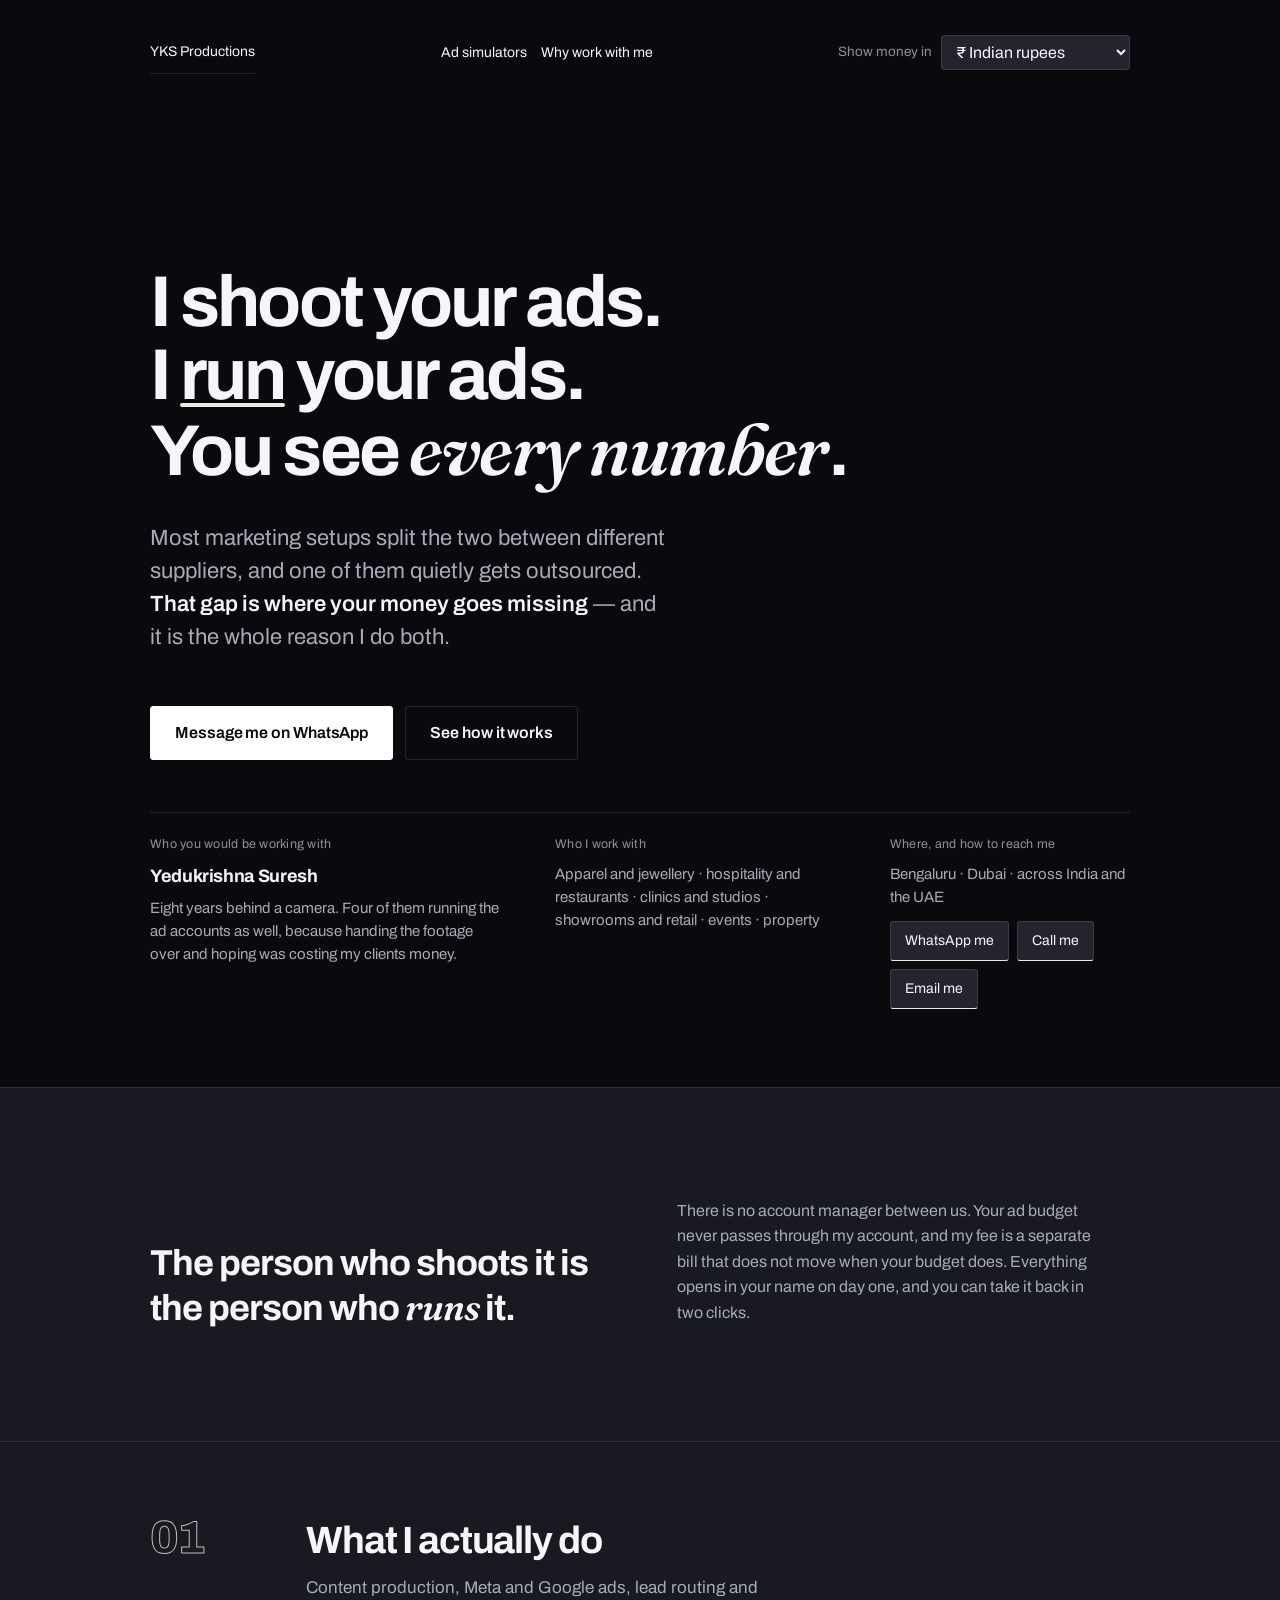
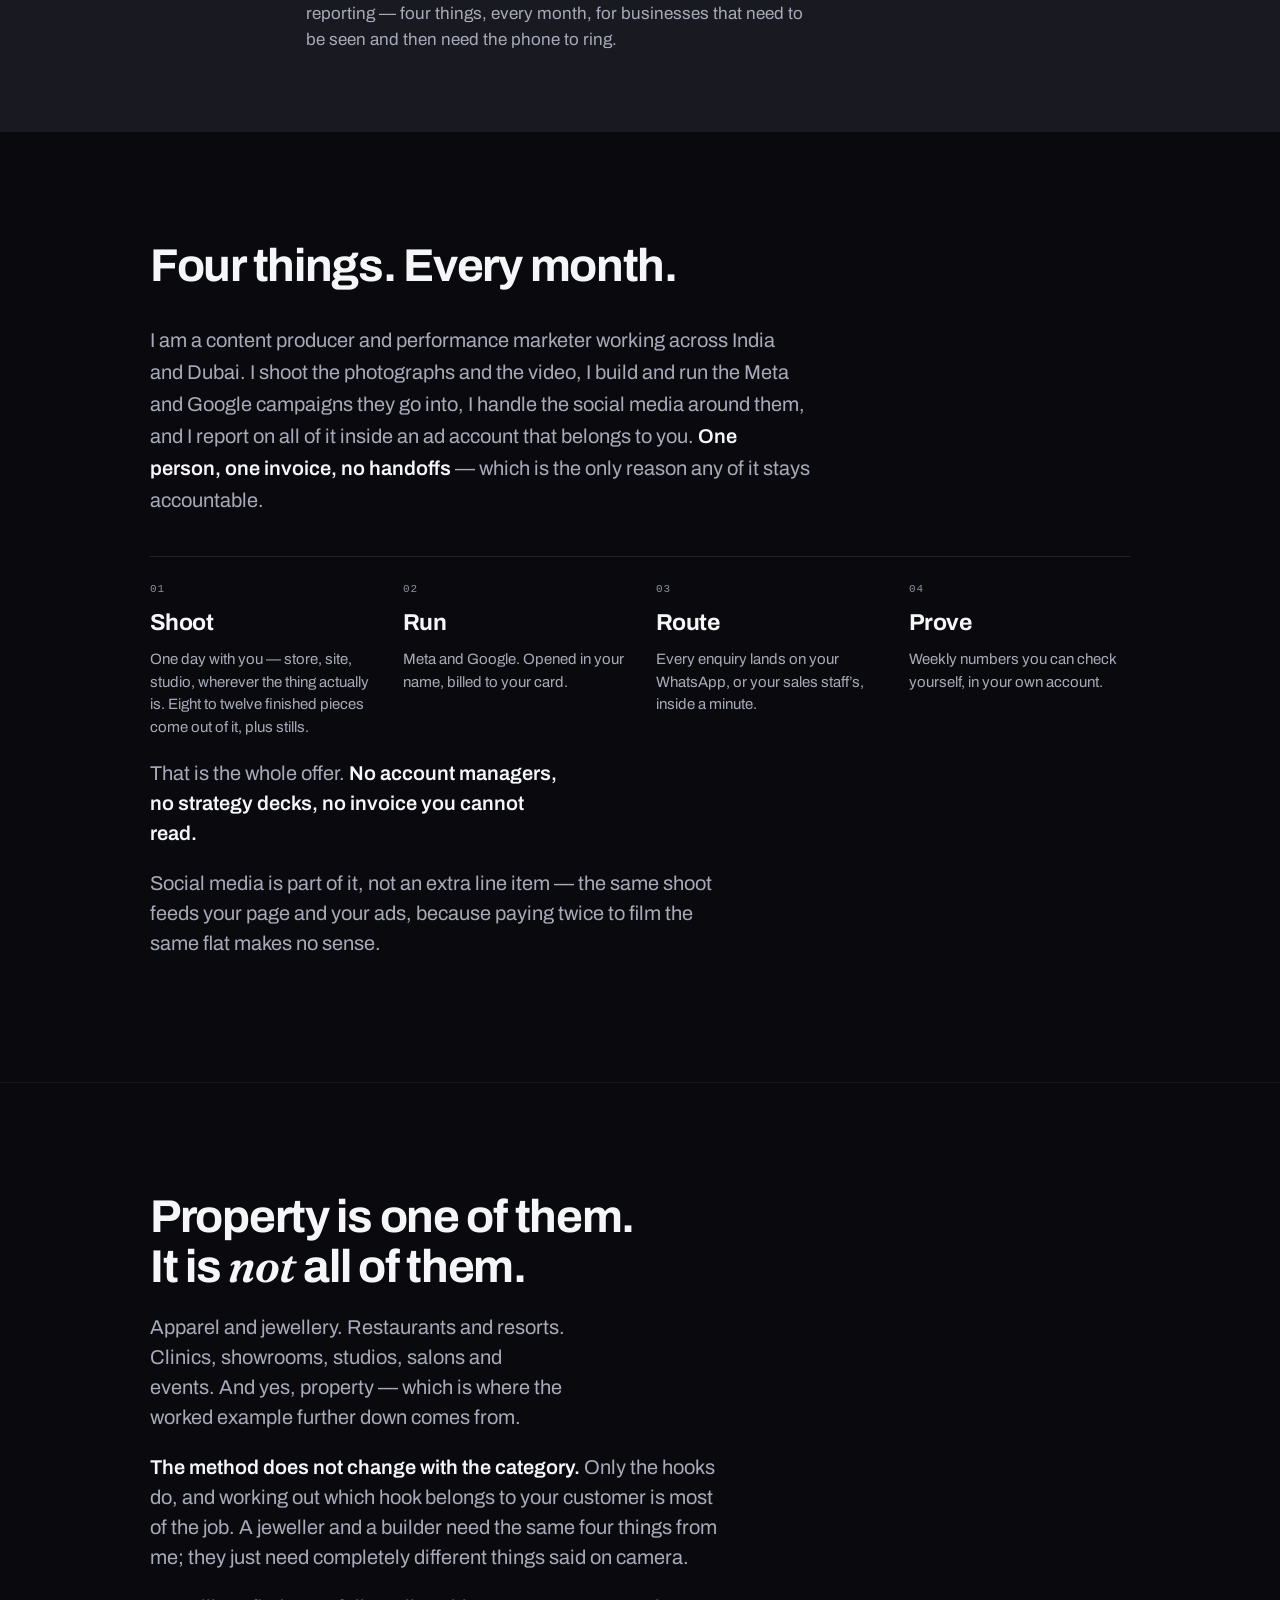
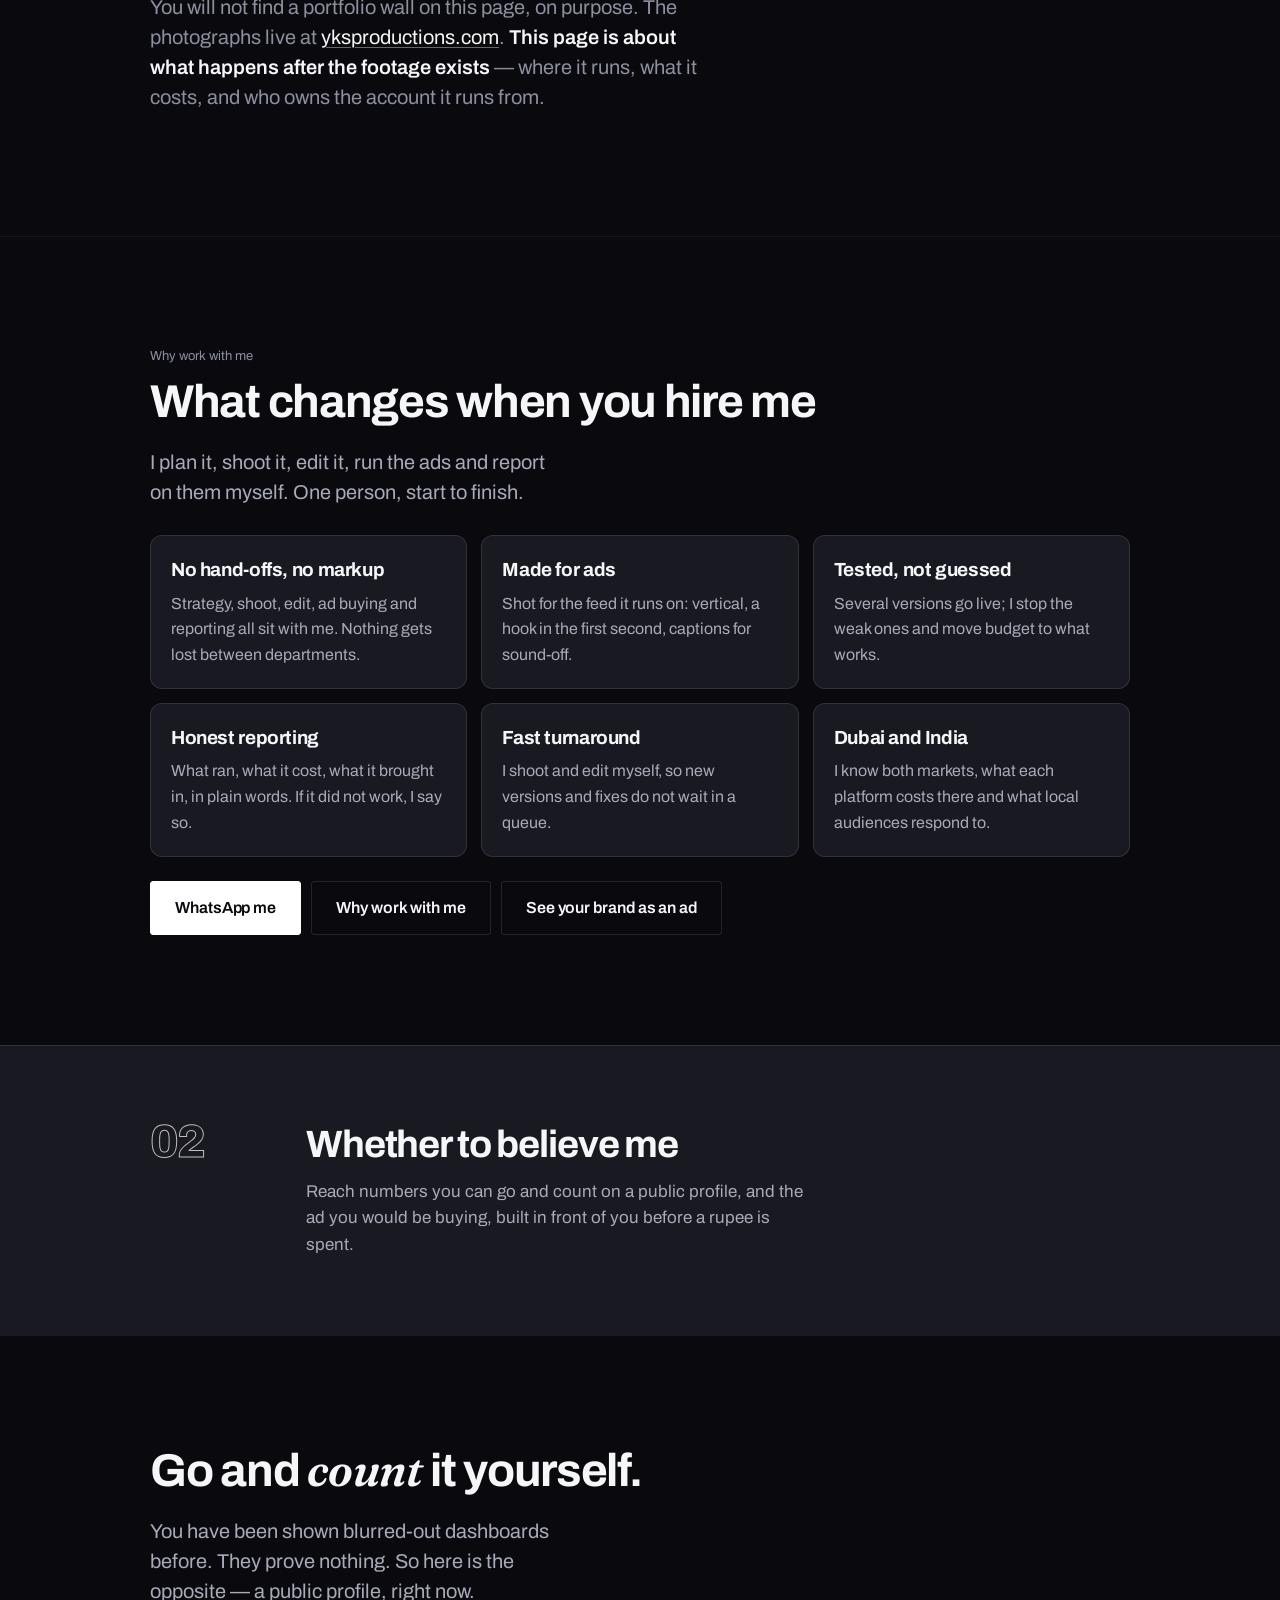
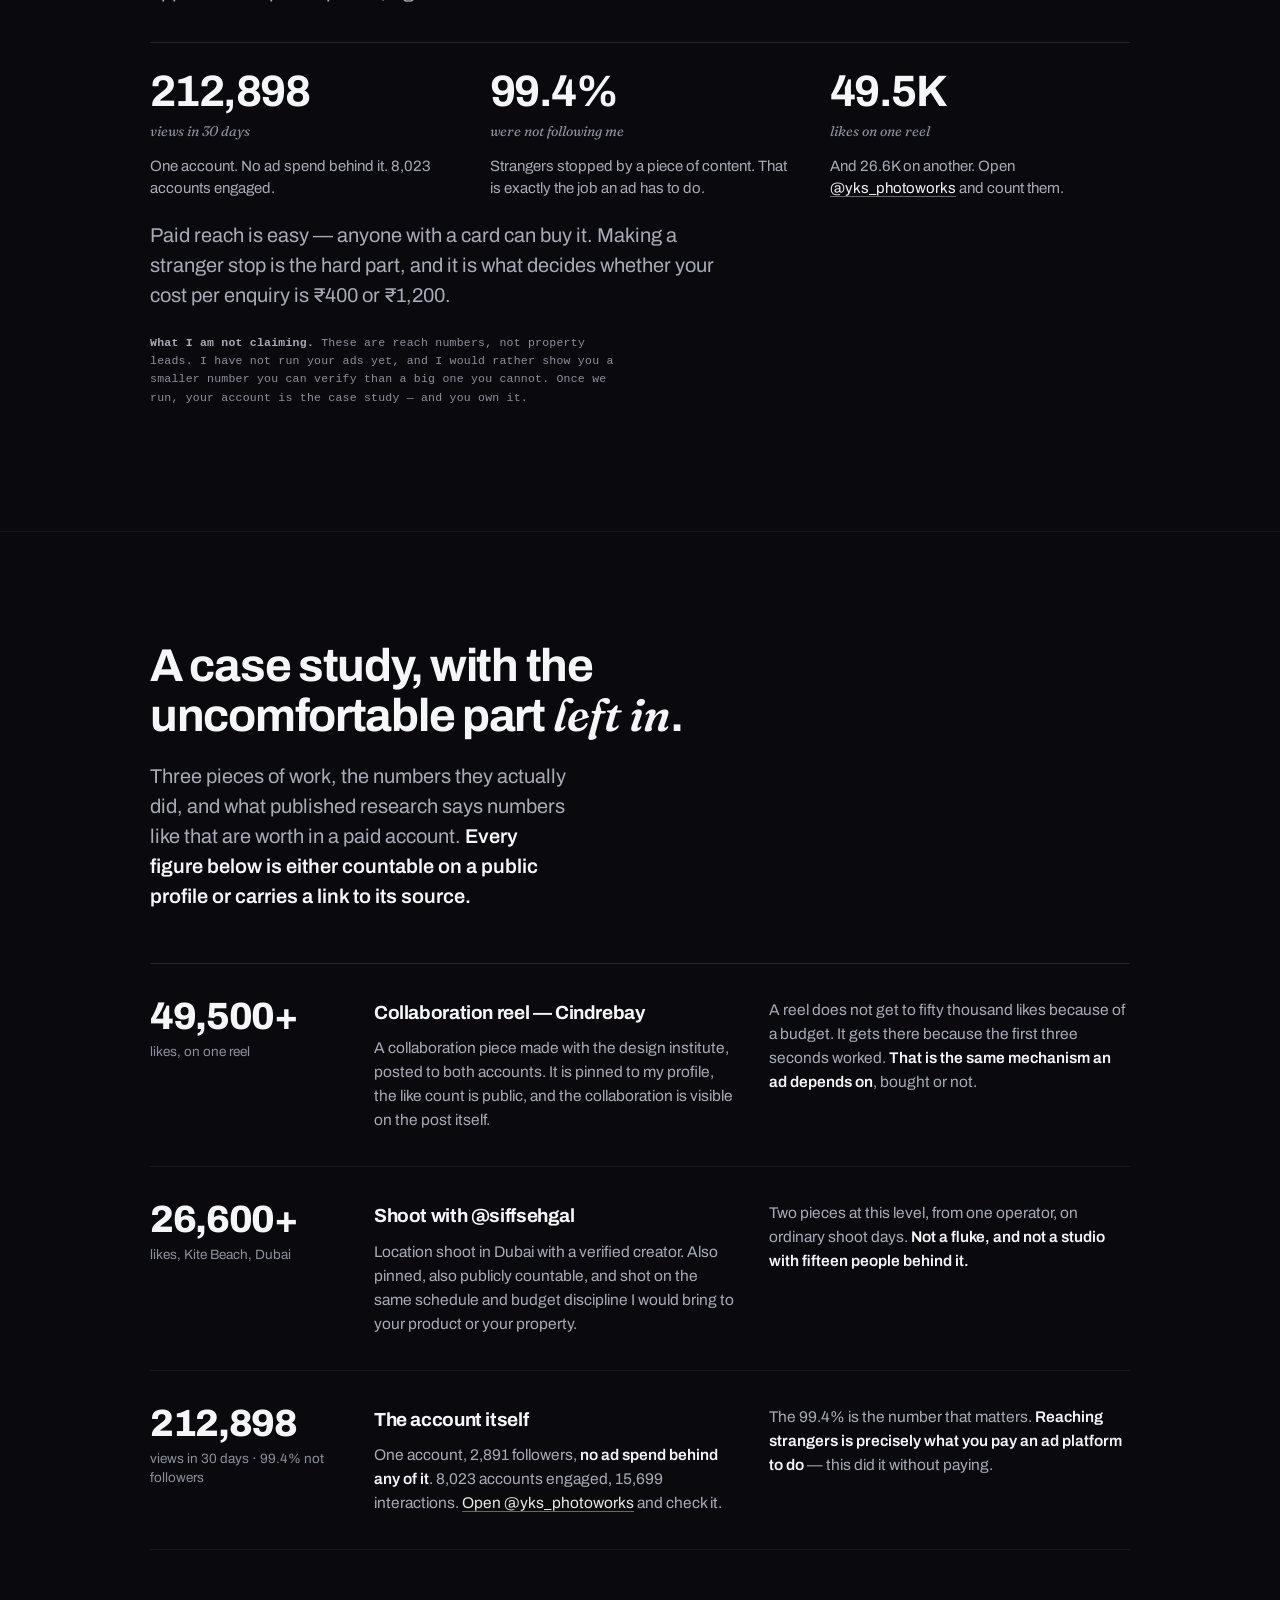
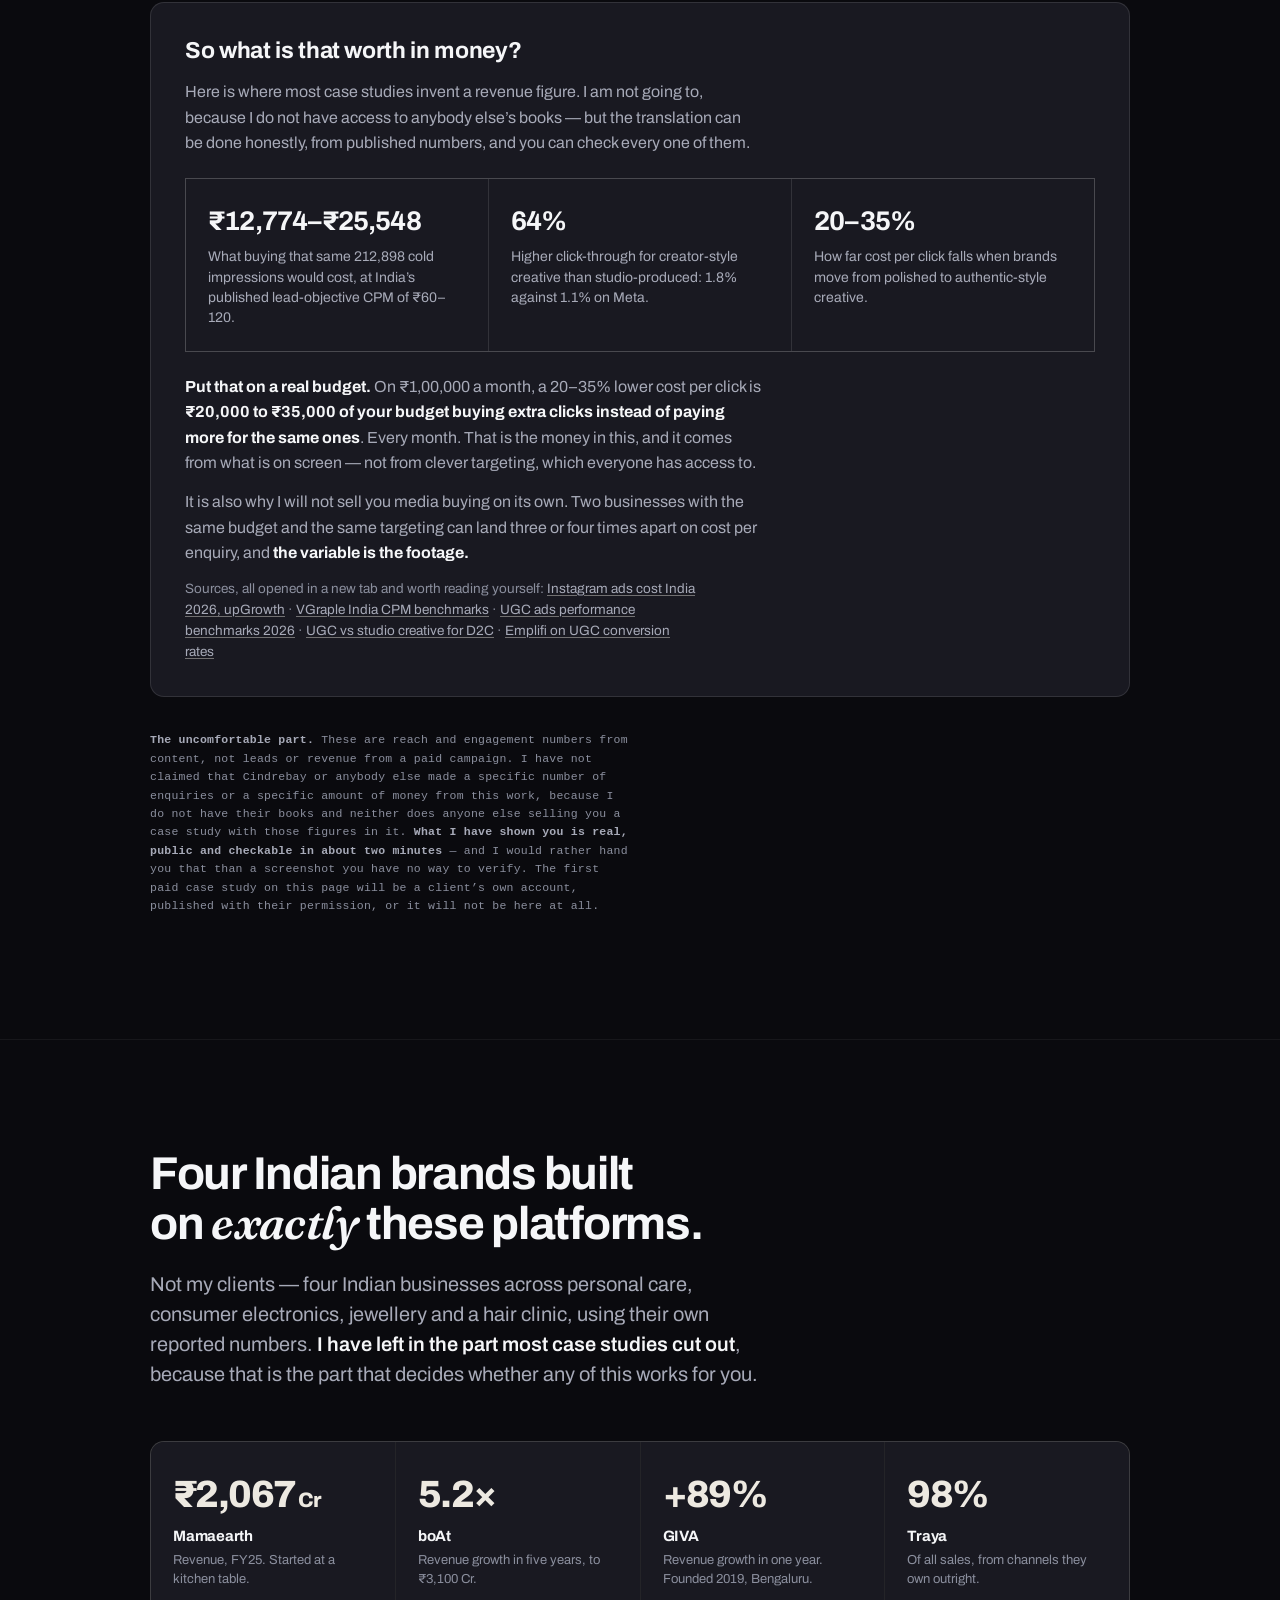
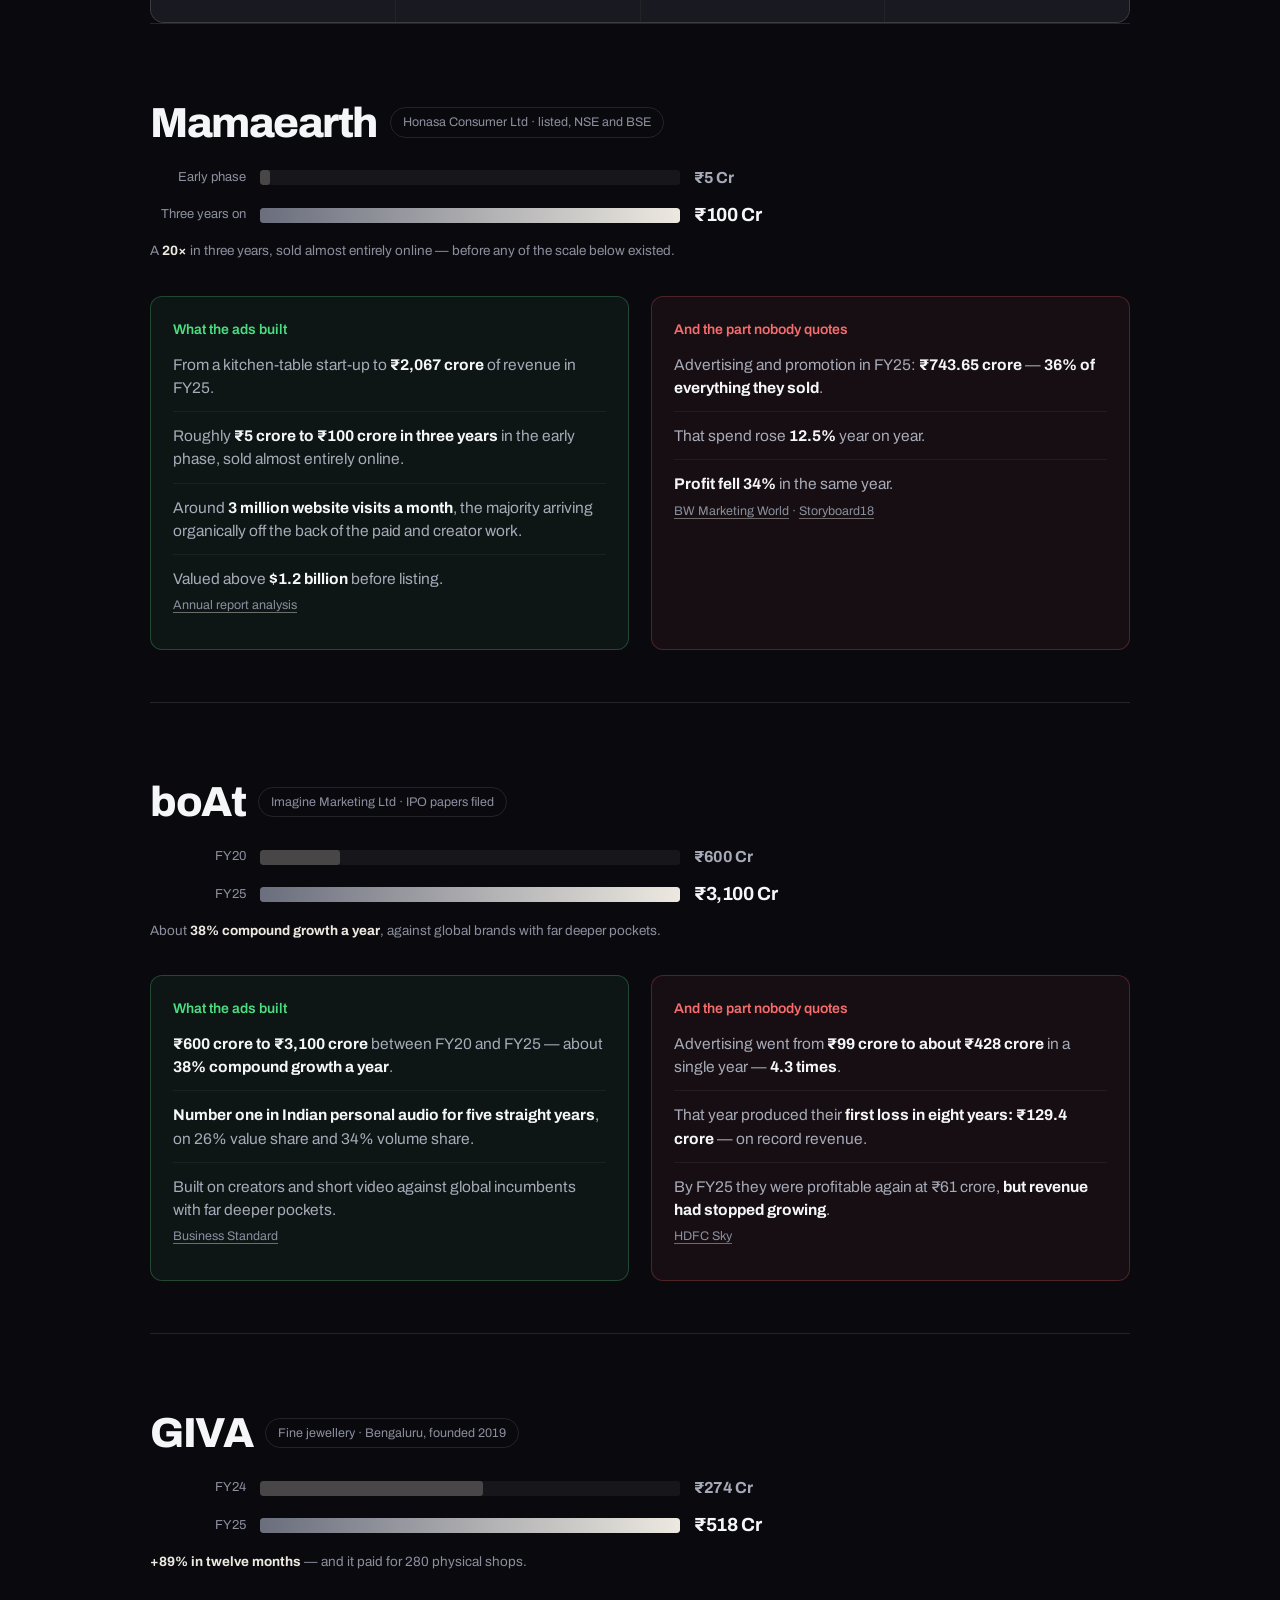
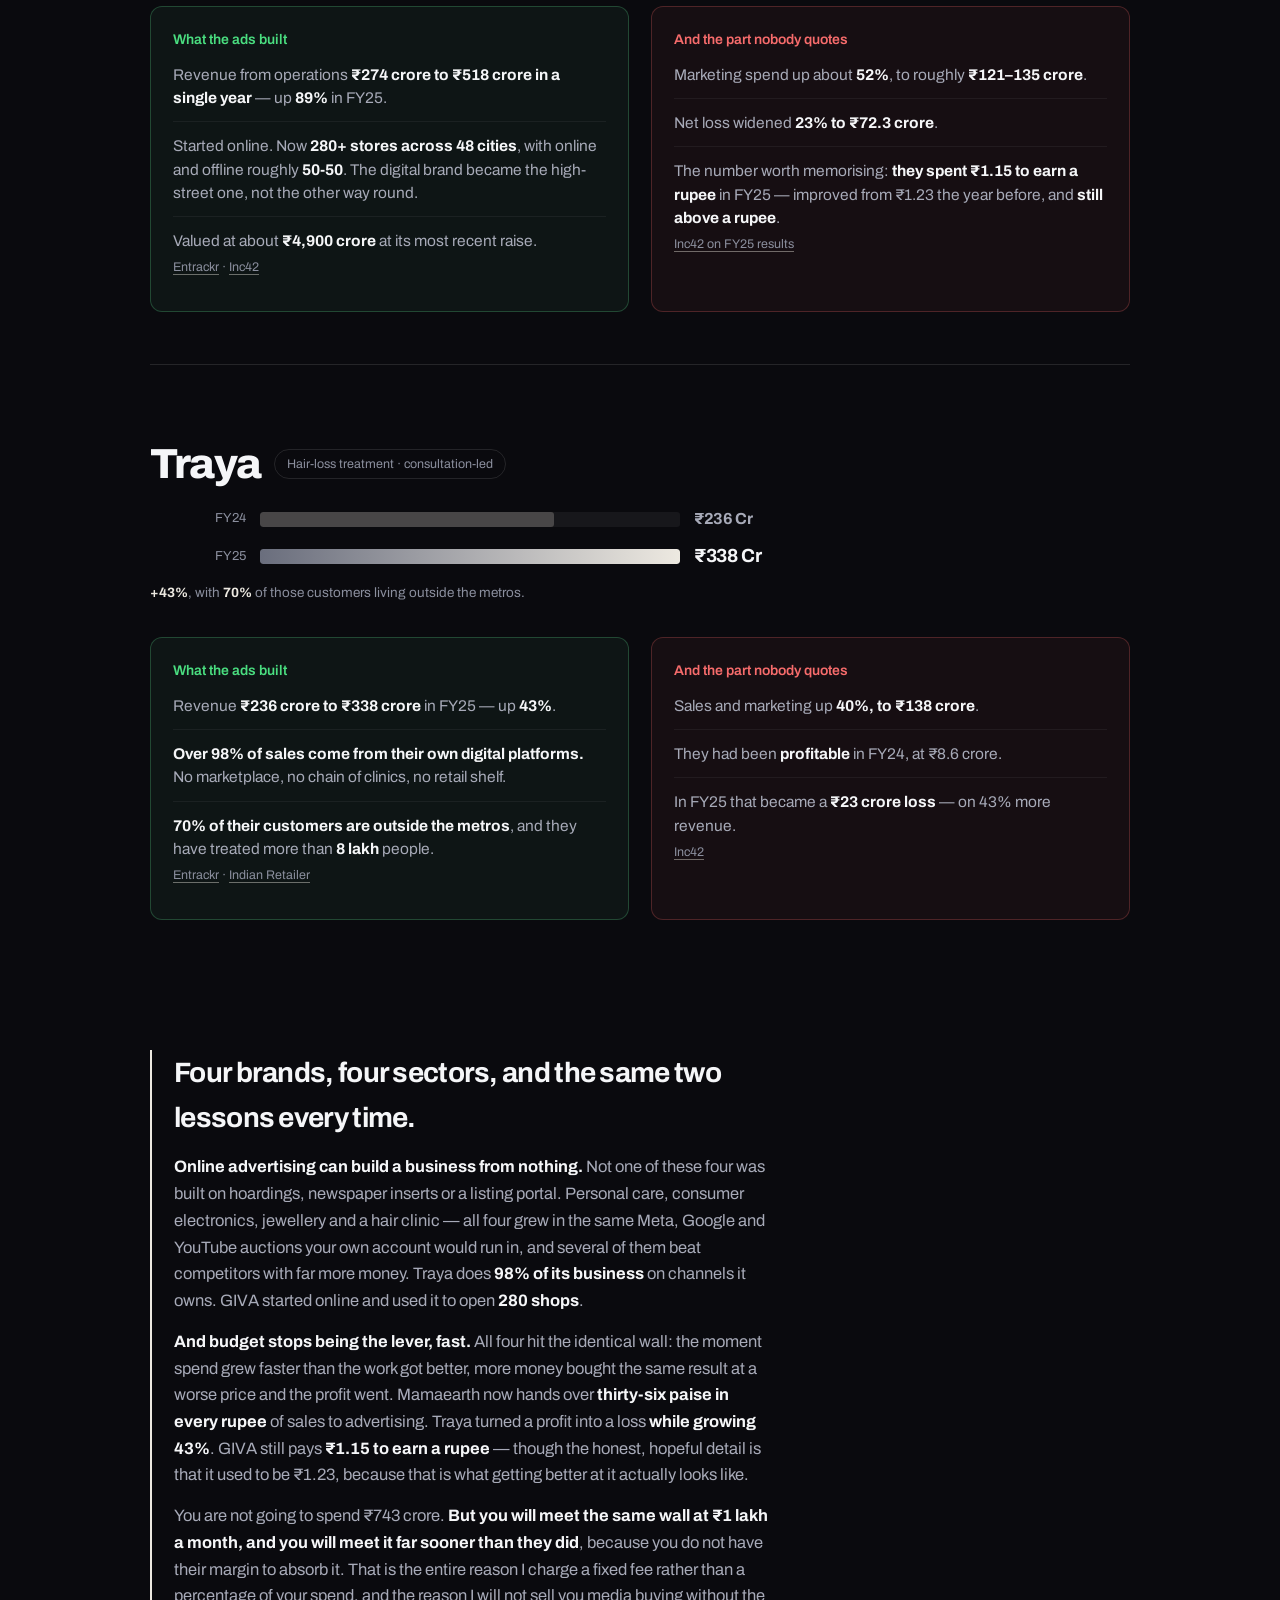
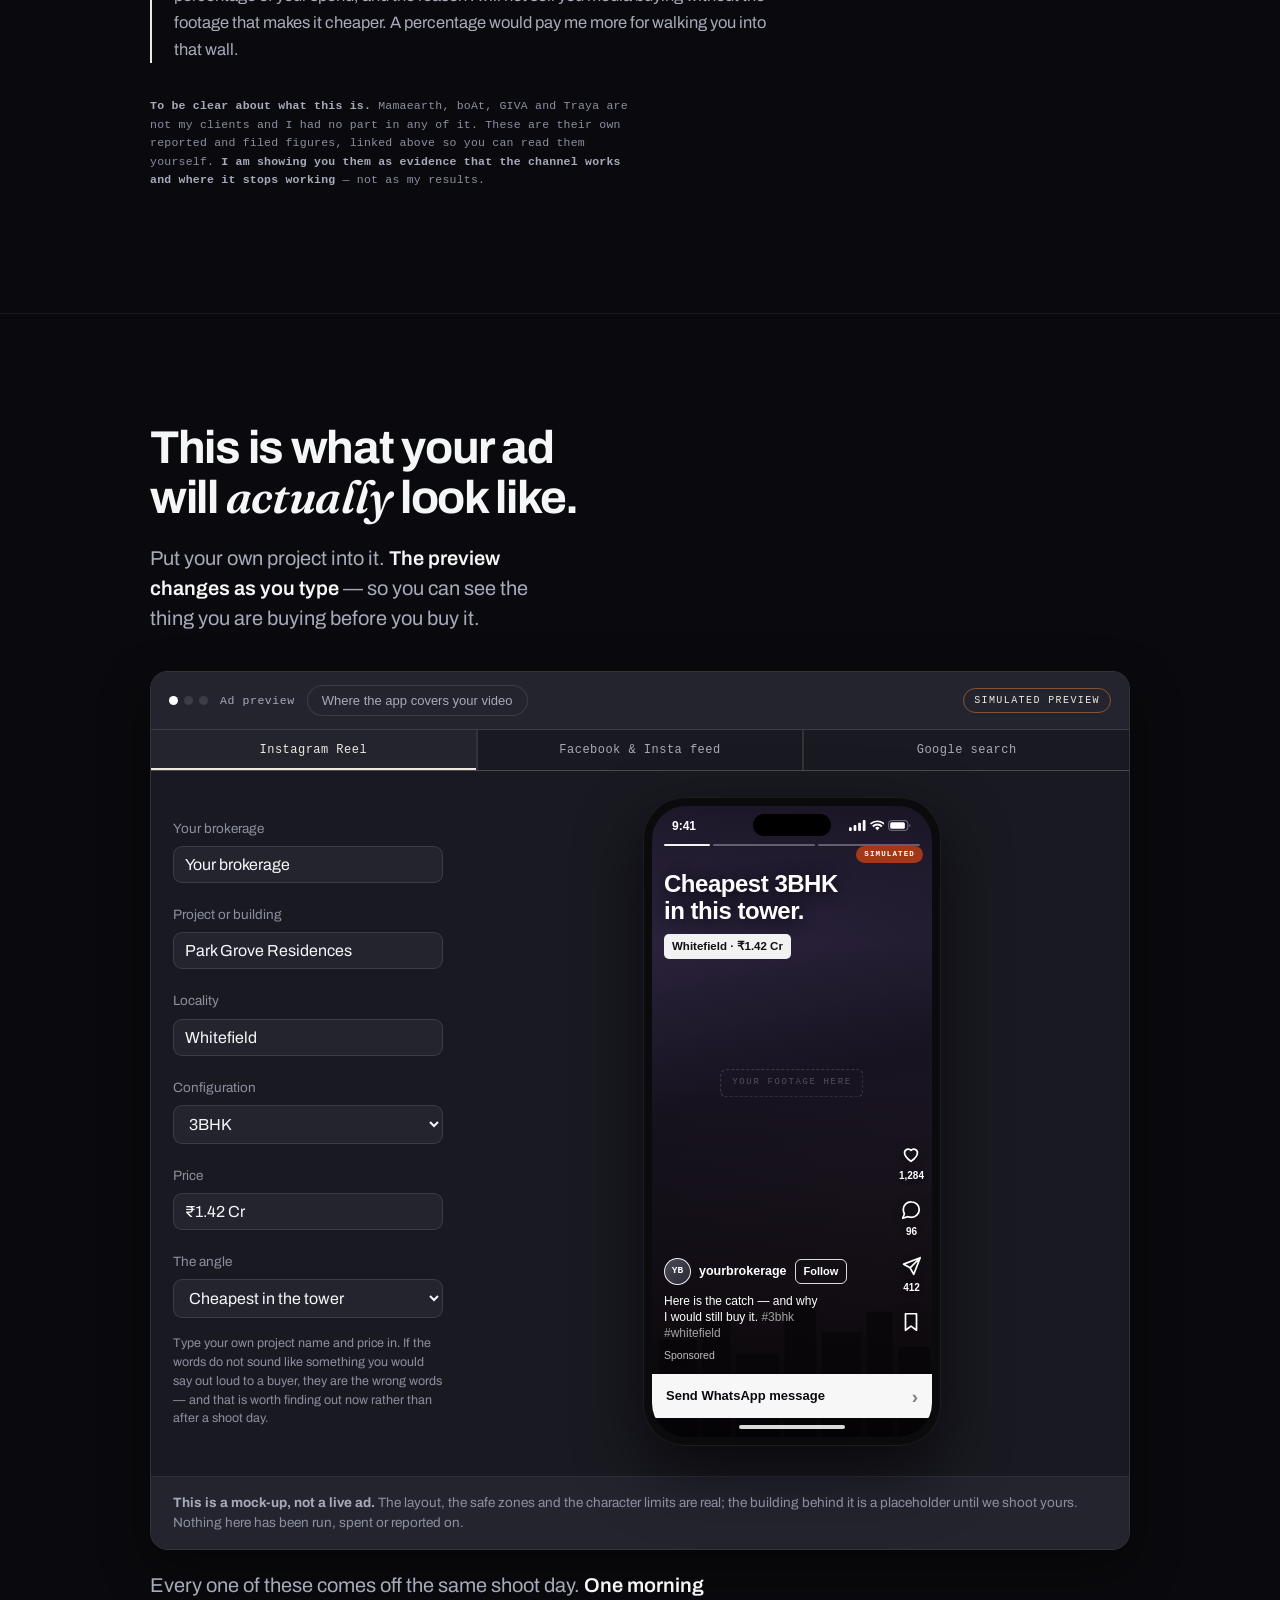
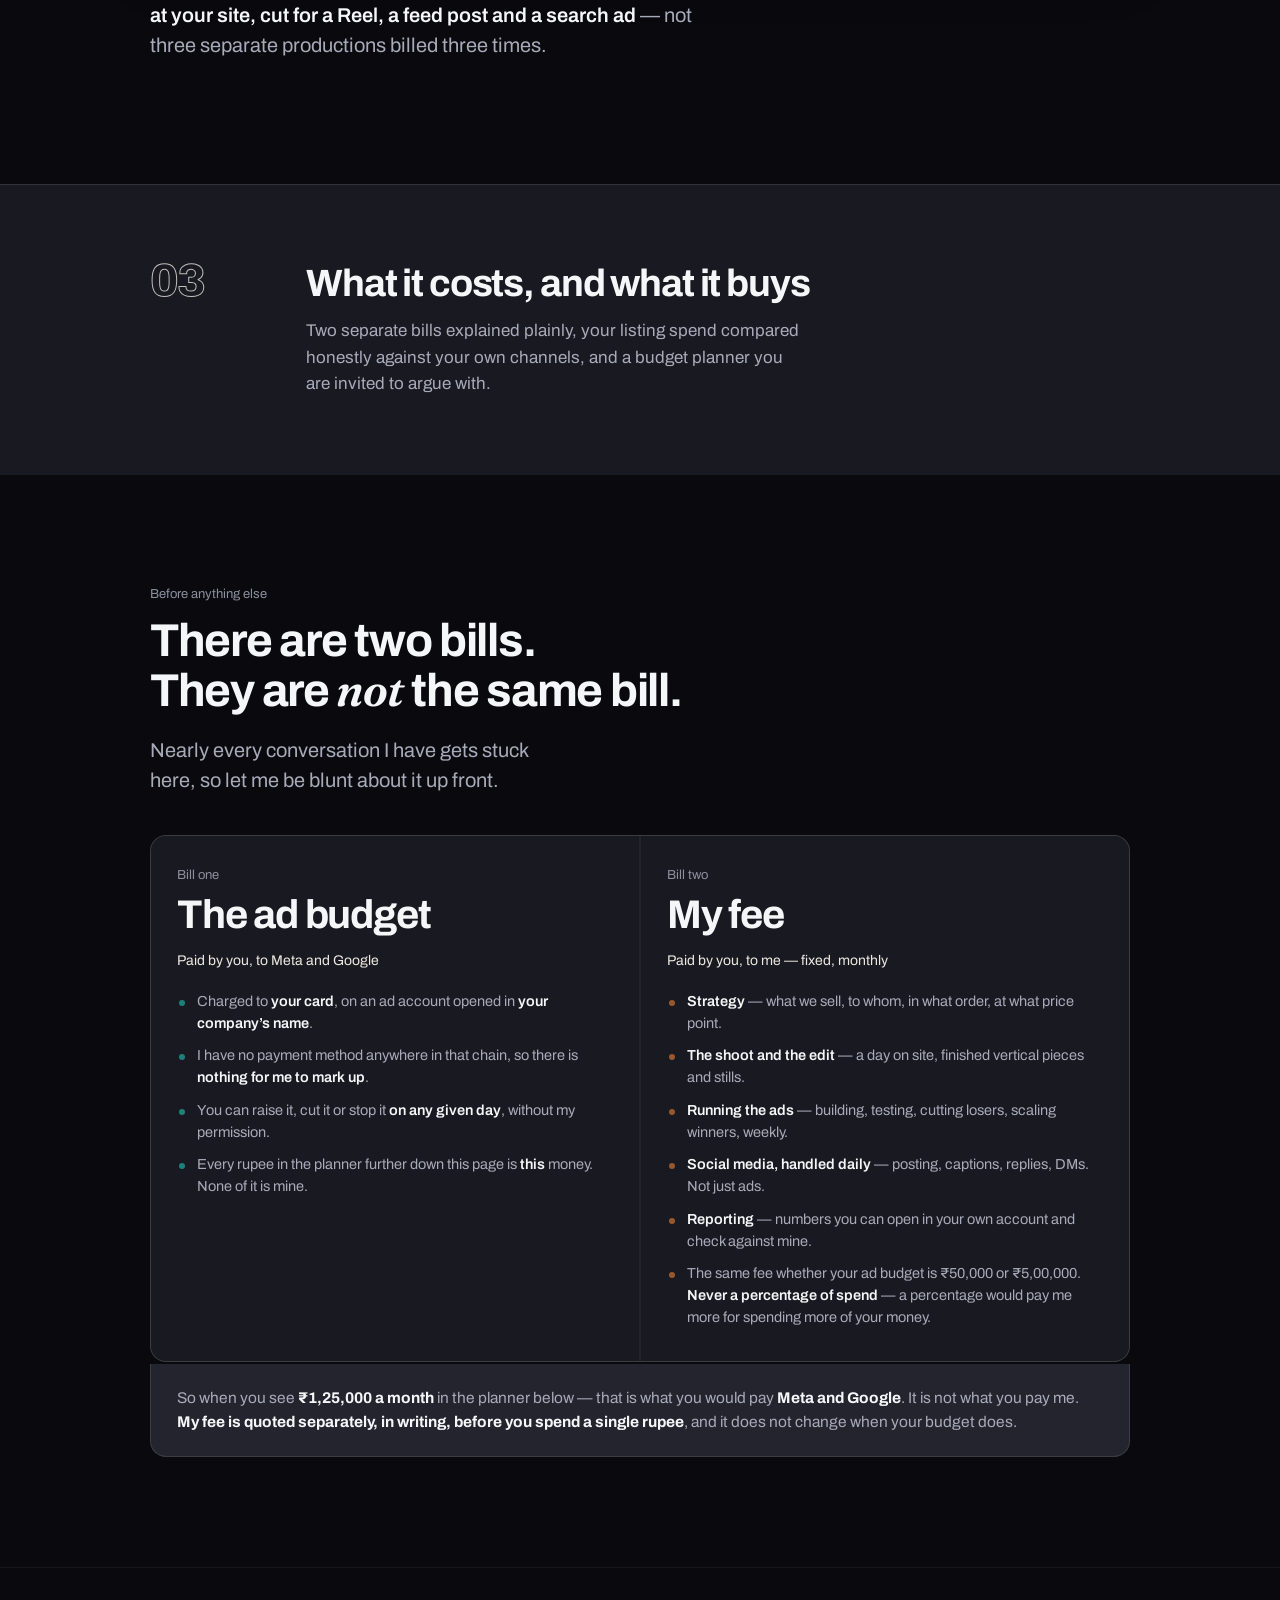
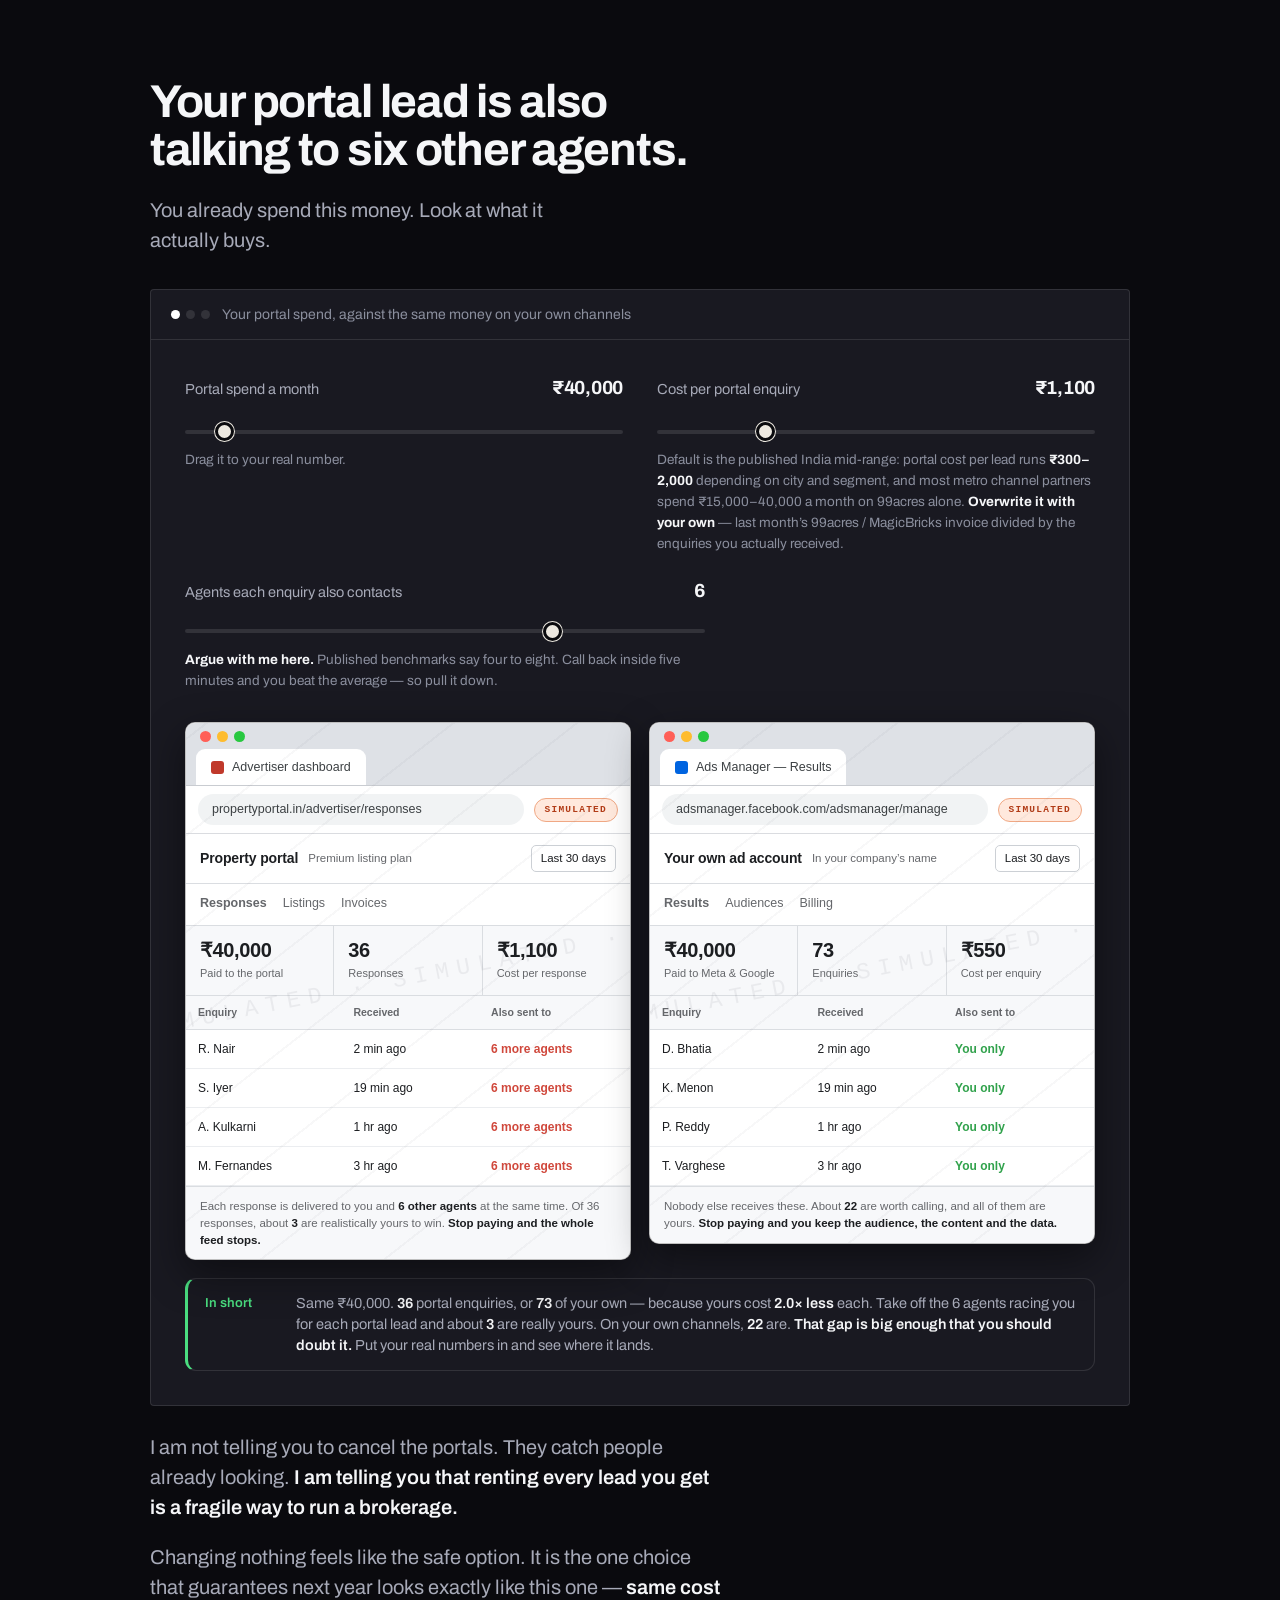
<file: index.html>
<!DOCTYPE html>
<html lang="en-IN">
<head>
<meta charset="UTF-8" />
<meta name="viewport" content="width=device-width, initial-scale=1.0" />
<meta name="google-site-verification" content="VrvE6unSOnAxDCvmdoOWlmtMMHVaGa8tXMyImvoaQog" />
<meta name="msvalidate.01" content="F75C97E5B8F864D77A95FDC30C0157F4" />

<script async src="https://www.googletagmanager.com/gtag/js?id=G-C57X89TN45"></script>
<script>
  window.dataLayer = window.dataLayer || [];
  function gtag(){dataLayer.push(arguments);}
  gtag('js', new Date());
  gtag('config', 'G-C57X89TN45');
</script>

<title>Meta &amp; Google Ads + Content Production, Run by One Person | YKS Productions</title>
<meta name="description" content="I shoot your content and run your Meta and Google ads myself &mdash; apparel, jewellery, hospitality, clinics, showrooms and property, across India and the UAE. Your ad account, your card, your leads. Fixed monthly fee, never a percentage of spend." />
<meta name="author" content="Yedukrishna Suresh" />
<meta name="keywords" content="meta ads bengaluru, google ads bengaluru, social media marketing india, performance marketing freelancer india, content production and ads, instagram reels for business, NRI targeting ads, real estate marketing india, alternative to a marketing agency" />
<meta name="geo.region" content="IN-KA" />
<meta name="geo.placename" content="Bengaluru" />
<link rel="canonical" href="https://marketing.yksproductions.com/" />
<meta name="robots" content="index, follow, max-image-preview:large, max-snippet:-1" />
<meta name="theme-color" content="#07060a" />

<meta property="og:type" content="website" />
<meta property="og:site_name" content="YKS Productions" />
<meta property="og:title" content="Meta &amp; Google Ads + content production, run by one person" />
<meta property="og:description" content="Content and ads, run by one person. India and Dubai — and an ad account that stays in your name." />
<meta property="og:url" content="https://marketing.yksproductions.com/" />
<meta property="og:image" content="https://yksproductions.com/assets/og-cover.jpg?v=2" />
<meta property="og:image:width" content="1200" />
<meta property="og:image:height" content="630" />
<meta name="twitter:card" content="summary_large_image" />
<meta name="twitter:title" content="Meta &amp; Google Ads + content production, run by one person" />
<meta name="twitter:description" content="Content and ads, run by one person. India and Dubai. One account, and it stays yours." />
<meta name="twitter:image" content="https://yksproductions.com/assets/og-cover.jpg?v=2" />

<link rel="icon" href="https://yksproductions.com/favicon.ico" sizes="any" />
<link rel="icon" type="image/png" sizes="48x48" href="https://yksproductions.com/assets/favicon-48.png" />
<link rel="apple-touch-icon" href="https://yksproductions.com/assets/favicon-192.png" />


<script type="application/ld+json">
{
  "@context": "https://schema.org",
  "@graph": [
    {
      "@type": "ProfessionalService",
      "@id": "https://marketing.yksproductions.com/#business",
      "name": "YKS Productions — Content & Performance Marketing",
      "alternateName": "YKS Productions",
      "url": "https://marketing.yksproductions.com/",
      "description": "Content production and Meta and Google ads management run by one person. Shoot, campaign build, daily social media and weekly reporting, for apparel, jewellery, hospitality, clinics, showrooms and property businesses in India and the UAE.",
      "telephone": "+91-97466-79720",
      "contactPoint": [
        { "@type": "ContactPoint", "contactType": "customer service", "telephone": "+91-97466-79720", "areaServed": "IN", "availableLanguage": ["English"] },
        { "@type": "ContactPoint", "contactType": "customer service", "telephone": "+971-50-195-5122", "areaServed": "AE", "availableLanguage": ["English"] }
      ],
      "parentOrganization": { "@id": "https://yksproductions.com/#business", "@type": "LocalBusiness", "name": "YKS Productions", "url": "https://yksproductions.com/" },
      "founder": { "@id": "https://marketing.yksproductions.com/#yedukrishna" },
      "areaServed": [
        { "@type": "City", "name": "Bengaluru" },
        { "@type": "City", "name": "Dubai" },
        { "@type": "Country", "name": "India" },
        { "@type": "Country", "name": "United Arab Emirates" }
      ],
      "sameAs": [
        "https://yksproductions.com/",
        "https://www.instagram.com/yks_photoworks"
      ],
      "knowsAbout": [
        "Meta advertising", "Google Ads", "performance marketing", "content production",
        "social media management", "NRI audience targeting", "real estate marketing",
        "Instagram Reels production", "conversion tracking"
      ],
      "hasOfferCatalog": {
        "@type": "OfferCatalog",
        "name": "Services",
        "itemListElement": [
          { "@type": "Offer", "itemOffered": { "@type": "Service", "name": "Content production", "description": "One shoot day at your store, site or studio producing eight to twelve finished vertical pieces plus stills." } },
          { "@type": "Offer", "itemOffered": { "@type": "Service", "name": "Meta and Google ads management", "description": "Campaigns built and run in your own ad account, billed to your own card, with weekly reporting you can verify yourself." } },
          { "@type": "Offer", "itemOffered": { "@type": "Service", "name": "Social media management", "description": "Daily posting, captions, replies and direct messages, fed by the same shoot as the ads." } },
          { "@type": "Offer", "itemOffered": { "@type": "Service", "name": "Lead routing", "description": "Every enquiry delivered to your WhatsApp, or your sales staff's, inside a minute." } },
          { "@type": "Offer", "itemOffered": { "@type": "Service", "name": "NRI audience targeting", "description": "Reaching Indian buyers living in the Gulf, the United States, the United Kingdom, Canada, Australia and Singapore by home language and location." } }
        ]
      }
    },
    {
      "@type": "Person",
      "@id": "https://marketing.yksproductions.com/#yedukrishna",
      "name": "Yedukrishna Suresh",
      "jobTitle": "Content producer and performance marketer",
      "telephone": "+91-97466-79720",
      "url": "https://yksproductions.com/",
      "worksFor": { "@id": "https://marketing.yksproductions.com/#business" },
      "sameAs": ["https://www.instagram.com/yks_photoworks"]
    },
    {
      "@type": "WebSite",
      "@id": "https://marketing.yksproductions.com/#website",
      "url": "https://marketing.yksproductions.com/",
      "name": "YKS Productions — Content & Performance Marketing",
      "publisher": { "@id": "https://marketing.yksproductions.com/#business" },
      "inLanguage": "en-IN"
    }
  ]
}
</script>

<script type="application/ld+json">
{
 "@context": "https://schema.org",
 "@type": "FAQPage",
 "mainEntity": [
  {
   "@type": "Question",
   "name": "We already pay 99acres and MagicBricks.",
   "acceptedAnswer": {
    "@type": "Answer",
    "text": "Then keep paying them. They catch people who are already looking, and that is worth money. But after a year of it you own nothing — no audience, no content, no data of your own. Stop paying on Monday and you are dry by Friday. The point is not portals versus ads. It is that renting 100% of your enquiries is a fragile way to run a business."
   }
  },
  {
   "@type": "Question",
   "name": "We tried an agency. Never got the account back.",
   "acceptedAnswer": {
    "@type": "Answer",
    "text": "Because they opened it in their name. Everything here opens in yours, on day one, with you as owner and me as a user you added. I could not hold anything hostage even if I wanted to."
   }
  },
  {
   "@type": "Question",
   "name": "Online leads are all time-pass.",
   "acceptedAnswer": {
    "@type": "Answer",
    "text": "Usually true, and usually self-inflicted. Ask a platform for cheap leads and it goes and finds people who enjoy filling in forms. Ask it for buyers — by feeding your actual site visits and bookings back into it — and it goes and finds buyers. Fewer enquiries, better ones. Expect the count to drop and the quality to climb; judge me on site visits, not on lead count."
   }
  },
  {
   "@type": "Question",
   "name": "We are slow to call back.",
   "acceptedAnswer": {
    "@type": "Answer",
    "text": "Then let us fix that first, before you spend anything on ads — and I will help you set it up at no charge. A buyer enquiring online is usually messaging four to eight brokers at the same time, and the first one to call generally wins. Calling inside five minutes converts five to ten times better than calling at thirty. Running ads into slow follow-up is pouring money into a bucket with a hole in it — and three months later it looks like my fault. So: routing first, spending second. It costs a day and it is the cheapest improvement available to you."
   }
  },
  {
   "@type": "Question",
   "name": "How much should we spend on Meta ads to start?",
   "acceptedAnswer": {
    "@type": "Answer",
    "text": "In India, enough to clear the learning phase on one platform properly rather than sprinkle a little across four. On published 2026 benchmarks that lands around ₹1,00,000 to ₹1,50,000 a month in ad budget for most categories — and the planner higher up this page will show you exactly what your own number buys. Below the floor, the platform never learns who your buyer is and you pay more per enquiry for the privilege. Spending less is fine; spreading less across four platforms is not."
   }
  },
  {
   "@type": "Question",
   "name": "Do you take a percentage of the ad spend?",
   "acceptedAnswer": {
    "@type": "Answer",
    "text": "No, and I would be careful with anyone who does. A percentage pays your marketer more for spending more of your money , which is a strange incentive to build a relationship on. My fee is a fixed monthly amount, quoted in writing before you spend anything, and it does not move whether your budget is ₹50,000 or ₹5,00,000. The ad budget goes straight from your card to Meta and Google. It never passes through my account, so there is nothing for me to mark up."
   }
  },
  {
   "@type": "Question",
   "name": "Who owns the ad account and the leads?",
   "acceptedAnswer": {
    "@type": "Answer",
    "text": "You do, from day one. The ad account and Business Manager open in your company’s name , the card on file is yours, the pixel and its whole history are yours, every lead with its name and number is yours, and the raw footage is yours forever — including after you stop working with me. I am added as a user, and you remove me in two clicks. I could not hold anything hostage if I wanted to , which is the only version of that promise worth anything."
   }
  },
  {
   "@type": "Question",
   "name": "Can you reach NRI buyers?",
   "acceptedAnswer": {
    "@type": "Answer",
    "text": "Yes, and more precisely than most people expect. Someone in Sharjah whose Facebook is set to Kannada is almost certainly from Karnataka — so I target by country of residence and home language rather than guessing at interests, exclude India so you are not paying to reach people already down the road, and schedule to their evening rather than yours. There is a live simulator further up this page that builds the audience for ten countries and seven home languages."
   }
  },
  {
   "@type": "Question",
   "name": "How long before it works?",
   "acceptedAnswer": {
    "@type": "Answer",
    "text": "The honest shape: weeks one to four are spent building and learning, and the numbers are ugly and unstable on purpose — editing a campaign in that window resets it and is the single most expensive habit in this business. Weeks five to eight is where losers get switched off and cost per enquiry settles. Real, traceable closed business usually shows in month three , and anyone promising you month one has not run enough campaigns to know better."
   }
  },
  {
   "@type": "Question",
   "name": "What if it does not work?",
   "acceptedAnswer": {
    "@type": "Answer",
    "text": "Some months it will not, and I would not trust anybody who told you otherwise. Thirty days’ notice, no lock-in, no advance for six months, and you own everything the whole way through. A bad month shows up on your screen the same moment it shows up on mine — you will not hear it from me a fortnight late."
   }
  }
 ]
}
</script>
<link rel="preconnect" href="https://fonts.googleapis.com" />
<link rel="preconnect" href="https://fonts.gstatic.com" crossorigin />
<link href="https://fonts.googleapis.com/css2?family=Archivo:wght@400;500;600;700;800&family=Fraunces:ital,opsz,wght@1,9..144,400;1,9..144,600;0,9..144,600;0,9..144,700&display=swap" rel="stylesheet" />

<style>
  *,*::before,*::after{box-sizing:border-box}
  img{max-width:100%;height:auto}

  :root{
    /* Surfaces are three genuinely separate steps, not a 4% difference nobody
       can see. Text is cool grey rather than one cream at four opacities, so
       secondary copy reads as a decision instead of as faded primary copy. */
    --bg:#0A0A0E; --surface:#191921; --surface2:#24242F; --raised:#32323F;
    --ink:#F5F6F8; --muted:#A7AAB8; --faint:#8B8F9E;
    --line:rgba(255,255,255,.11); --line2:rgba(255,255,255,.055);

    /* The accent has one job: things you can interact with, plus the single
       most important figure in a section. It is blue because green, amber and
       red are already spoken for by the status system — rise and turn, Active
       and Learning and Limited, the planner flags. A warm accent gets read as
       a warning state inside the dashboards. */
    /* No accent hue. Emphasis is carried by weight, fill and bone-white.
       That leaves the status colours below as the ONLY chroma on the page,
       so green, amber and red actually mean something when they appear
       instead of competing with a brand colour for attention. */
    --accent:#EDE9E1;      /* bone — links, active states, hairline emphasis */
    --accent-deep:#FFFFFF; /* solid fills, with near-black text on top */
    --accent-soft:rgba(237,233,225,.09);
    --amber:var(--accent); --amber-deep:var(--accent-deep); --amber-soft:var(--accent-soft);
    --teal:var(--accent); --teal-soft:var(--accent-soft);
    --good:#4ADE80; --warn:#F5A524; --bad:#F76C6C;
    --disp:'Archivo','Helvetica Neue',Helvetica,Arial,sans-serif;
    --serif:'Fraunces',Georgia,'Times New Roman',serif;
    --body:'Archivo','Helvetica Neue',Helvetica,Arial,sans-serif;
    --mono:ui-monospace,'SF Mono',SFMono-Regular,Menlo,Consolas,monospace;
    --shadow:0 18px 50px rgba(0,0,0,.45);
    /* one spacing scale, used everywhere, so the rhythm is decided once */
    --s1:8px; --s2:14px; --s3:22px; --s4:34px; --s5:52px; --s6:78px; --s7:110px; --s8:150px;
    --meta:#4E8CFF; --google:#F4B942; --tiktok:#2AE5D8; --snap:#FFE14D;
  }

  html{scroll-behavior:smooth}
  body{margin:0;background:var(--bg);color:var(--ink);font-family:var(--body);line-height:1.5;-webkit-font-smoothing:antialiased;font-size:17px}
  .wrap{max-width:1060px;margin:0 auto;padding:0 26px}
  @media(min-width:900px){.wrap{padding:0 40px}}
  .mono{font-family:var(--mono)}
  a{color:var(--ink);text-underline-offset:3px;text-decoration-color:rgba(237,233,225,.42);text-decoration-thickness:1px}
  a:hover{text-decoration-color:var(--ink)}

  /* Type scale built for scanning: statements are big, support text is short. */
  /* The eyebrow used to sit above every single heading. It now appears on two
     sections only, so the page has a rhythm rather than a template. */
  .eyebrow{font-family:var(--body);font-size:13px;letter-spacing:0;text-transform:none;color:var(--faint);font-weight:400;margin:0 0 12px}
  h1,h2,h3{font-family:var(--disp);font-weight:700;letter-spacing:-.028em;text-wrap:balance;margin:0}
  h2{font-size:34px;line-height:1.06}
  @media(min-width:720px){h2{font-size:46px}}
  h3{font-size:19px;line-height:1.22;letter-spacing:-.015em}
  h2 em,h1 em{font-family:var(--serif);font-style:italic;font-weight:600;letter-spacing:-.012em}
  p{margin:0 0 14px}
  section{padding:var(--s6) 0}
  @media(min-width:900px){section{padding:var(--s7) 0}}
  section + section{border-top:1px solid var(--line2)}
  .lede{font-size:18px;line-height:1.6;color:var(--muted);max-width:60ch;margin:var(--s3) 0 0}
  @media(min-width:720px){.lede{font-size:20px;margin-top:var(--s4)}}
  .lede b{color:var(--ink);font-weight:600}

  .say{font-size:18px;color:var(--muted);max-width:38ch;margin-top:20px;line-height:1.5}
  @media(min-width:720px){.say{font-size:20px}}
  .say b{color:var(--ink);font-weight:600}
  .say.w{max-width:52ch}
  .tiny{font-family:var(--mono);font-size:11.5px;color:var(--faint);letter-spacing:.02em;line-height:1.6;max-width:70ch}
  .tiny b{color:var(--muted)}

  /* ---------- hero ---------- */
  .hero{padding:22px 0 var(--s6);position:relative;border-top:0}
  @media(min-width:900px){.hero{padding:30px 0 var(--s6);min-height:min(880px,94vh);display:flex;flex-direction:column}}
  .hero .wrap{display:flex;flex-direction:column;flex:1;width:100%}
  .heromid{margin:var(--s5) 0 auto}
  @media(min-width:900px){.heromid{margin:var(--s7) 0 auto}}
  .mecta{margin-top:12px !important}
  .mecta a{font-family:var(--mono);font-size:13px;color:var(--ink);text-decoration:none;border-bottom:1px solid var(--amber)}
  .mecta a:hover{color:var(--amber)}
  .topline{position:relative;z-index:2;display:flex;justify-content:space-between;align-items:center;gap:16px;margin-bottom:58px;font-size:14px;color:var(--faint);flex-wrap:wrap}
  @media(min-width:900px){.topline{margin-bottom:82px}}
  .topline a{color:var(--ink);text-decoration:none;border-bottom:1px solid var(--line)}
  .curpick{display:flex;align-items:center;gap:9px}
  .curpick label{color:var(--faint);font-size:13.5px}
  .curpick select{background:var(--surface2);border:1px solid var(--line);border-radius:4px;color:var(--ink);
    font-family:var(--body);font-size:14px;padding:7px 10px;cursor:pointer}
  .curpick select:focus{outline:0;border-color:var(--amber)}
  .ratebar{display:flex;align-items:center;gap:8px;flex-wrap:wrap;font-size:13.5px;color:var(--faint);margin-top:14px}
  .ratebar input{width:88px;background:var(--surface2);border:1px solid var(--line);border-radius:4px;color:var(--ink);
    font-family:var(--mono);font-size:13px;padding:5px 8px}
  .ratebar input:focus{outline:0;border-color:var(--amber)}
  .ratebar b{color:var(--muted);font-weight:400}
  .topline a:hover{border-color:var(--amber);color:var(--amber)}
  /* colophon: name, sectors and number on one rule at the foot of the hero.
     Replaces the floating side column that was colliding with the creed. */
  .colo{display:grid;grid-template-columns:1fr;gap:var(--s3);margin-top:var(--s5);
    padding-top:var(--s3);border-top:1px solid var(--line)}
  @media(min-width:820px){.colo{grid-template-columns:1.25fr 1fr .85fr;gap:var(--s5);align-items:start}}
  .colo .ct{font-size:12.5px;color:var(--faint);margin:0 0 var(--s1);letter-spacing:.02em}
  .colo p{margin:0;font-size:15px;line-height:1.55;color:var(--muted)}
  .colo .nm{font-family:var(--disp);font-size:18px;font-weight:700;letter-spacing:-.02em;color:var(--ink);margin-bottom:6px}
  .colo a{color:var(--ink);text-decoration:none;border-bottom:1px solid var(--amber);font-family:var(--mono);font-size:14px}
  .colo a:hover{color:var(--amber)}
  @media(max-width:860px){.herogrid{grid-template-columns:1fr}}
  .me{margin:0;border-left:1px solid var(--line);padding-left:20px}
  .me p{font-size:14.5px;color:var(--muted);margin:0;line-height:1.55}
  .me p b{font-family:var(--disp);color:var(--ink);font-size:17px;font-weight:700;letter-spacing:-.02em}
  .me p + p{margin-top:8px}
  h1{position:relative;font-size:40px;line-height:1.02;letter-spacing:-.04em;max-width:18ch}
  @media(min-width:720px){h1{font-size:58px}}
  @media(min-width:1000px){h1{font-size:72px;max-width:22ch}}
  /* no accent hue, so the verb is emphasised by a rule under it rather than colour */
  h1 .a{color:var(--ink);position:relative;white-space:nowrap}
  h1 .a::after{content:"";position:absolute;left:0;right:0;bottom:.1em;height:4px;background:var(--accent);border-radius:2px}
  @media(max-width:720px){h1 .a::after{height:3px}}
  h1 .t{color:var(--ink);font-family:var(--serif);font-style:italic;font-weight:600;letter-spacing:-.02em}
  .hsub b{color:var(--ink);font-weight:600}
  .hsub{position:relative;font-size:19px;color:var(--muted);max-width:40ch;margin-top:var(--s3);line-height:1.5}
  @media(min-width:720px){.hsub{font-size:22px;margin-top:var(--s4)}}


  .btns{position:relative;display:flex;gap:12px;flex-wrap:wrap;margin-top:var(--s5)}
  .btn{font-family:var(--body);font-size:16px;letter-spacing:-.005em;text-decoration:none;padding:14px 24px;border-radius:3px;font-weight:600;transition:.18s;cursor:pointer;border:1px solid var(--line);background:transparent;color:var(--ink)}
  .btn.p{background:var(--accent-deep);color:#0A0A0E;border-color:var(--accent-deep)}
  .btn.p:hover{background:var(--accent);border-color:var(--accent);color:#0A0A0E}
  .btn:hover{border-color:var(--amber);color:var(--amber)}

  /* ---------- what I do: four lines, nothing more ---------- */
  .do{display:grid;grid-template-columns:1fr;margin-top:40px;border-top:1px solid var(--line)}
  @media(min-width:880px){.do{grid-template-columns:repeat(4,1fr);column-gap:32px}}
  .do .d{padding:22px 0;border-bottom:1px solid var(--line2)}
  @media(min-width:880px){.do .d{border-bottom:0;padding:24px 0 0}}
  .do .k{font-family:var(--mono);font-size:11px;letter-spacing:.08em;color:var(--faint)}
  .do .t{font-family:var(--disp);font-weight:700;font-size:23px;letter-spacing:-.025em;margin:8px 0 8px}
  .do .v{font-size:15px;color:var(--muted);line-height:1.5}

  /* ---------- big number blocks ---------- */
  .three{display:grid;grid-template-columns:1fr;margin-top:36px;border-top:1px solid var(--line)}
  @media(min-width:760px){.three{grid-template-columns:repeat(3,1fr);column-gap:40px}}
  .three .f{padding:24px 0;border-bottom:1px solid var(--line2)}
  @media(min-width:760px){.three .f{border-bottom:0;padding:26px 0 0}}
  .three .big{font-family:var(--disp);font-weight:700;font-size:38px;letter-spacing:-.035em;line-height:1.02}
  @media(min-width:760px){.three .big{font-size:44px}}
  .three .big.t,.three .big.a{color:var(--ink)}
  .three .lb{font-size:14px;letter-spacing:0;color:var(--faint);margin-top:7px;font-style:italic;font-family:var(--serif)}
  .three p{margin:13px 0 0;font-size:15px;color:var(--muted);line-height:1.5}

  /* ---------- list of short lines ---------- */
  .lines{margin-top:40px;border-top:1px solid var(--line)}
  .ln{display:grid;grid-template-columns:auto 1fr;gap:18px;padding:20px 0;border-bottom:1px solid var(--line2);align-items:baseline}
  .ln .num{font-family:var(--mono);font-size:11.5px;color:var(--amber);letter-spacing:.06em}
  .ln .hd{font-family:var(--disp);font-weight:700;font-size:21px;letter-spacing:-.016em;margin-bottom:7px}
  .ln .sub{font-size:15px;color:var(--muted);max-width:56ch;line-height:1.45}
  .ln .sub b{color:var(--ink);font-weight:600}

  /* ---------- console ---------- */
  .console{background:var(--surface);border:1px solid var(--line);border-radius:4px;overflow:hidden;margin-top:var(--s4)}
  .cbar{display:flex;align-items:center;gap:12px;padding:14px 20px;border-bottom:1px solid var(--line);font-size:14px;color:var(--faint);flex-wrap:wrap}
  .dots{display:flex;gap:6px}.dots i{width:9px;height:9px;border-radius:50%;background:var(--line);display:block}
  .dots i:first-child{background:var(--amber-deep)}
  .clientname{background:transparent;border:0;border-bottom:1px solid var(--line);color:var(--ink);font-size:14px;padding:2px 4px;min-width:180px}
  .clientname:focus{outline:none;border-color:var(--amber);color:var(--amber)}
  .cbar .tag{margin-left:auto;font-size:13px;color:var(--amber);border:1px solid var(--line);border-radius:999px;padding:4px 12px}
  .rate{display:flex;align-items:center;gap:6px;font-family:var(--mono);font-size:12px;color:var(--muted)}
  .rate input{width:54px;background:transparent;border:0;border-bottom:1px dashed var(--line);color:var(--teal);font-family:var(--mono);font-size:12px;padding:2px 3px;text-align:right}
  .rate input:focus{outline:none;border-color:var(--teal)}
  .cbody{padding:var(--s3)}
  @media(min-width:760px){.cbody{padding:var(--s4)}}
  .ctrlgrid{display:grid;grid-template-columns:1fr 1fr;gap:var(--s4)}
  @media(max-width:820px){.ctrlgrid{grid-template-columns:1fr}}

  .seglbl{font-size:13px;color:var(--faint);margin-bottom:8px}
  .seg{display:flex;gap:4px;background:var(--surface2);border:1px solid var(--line);border-radius:4px;padding:4px}
  .seg button{flex:1;background:transparent;border:0;color:var(--muted);font-size:14.5px;padding:10px 8px;border-radius:3px;cursor:pointer;transition:.18s}
  .seg button[aria-pressed="true"]{background:var(--accent-deep);color:#0A0A0E;font-weight:600}
  .seg button:hover:not([aria-pressed="true"]){color:var(--ink)}

  .fld{margin-top:22px}
  .fld .lab{display:flex;justify-content:space-between;align-items:baseline;gap:12px;font-size:14.5px;color:var(--muted);margin-bottom:10px}
  .fld .val{font-family:var(--disp);font-weight:700;font-size:19px;color:var(--ink);letter-spacing:-.015em;font-variant-numeric:tabular-nums;text-transform:none}
  .fld .hint{font-size:13.5px;color:var(--faint);margin-top:9px;line-height:1.55}
  .alt{font-family:var(--mono);font-size:11.5px;color:var(--teal);font-variant-numeric:tabular-nums;font-weight:400;text-transform:none}
  .fld .lab .alt{display:block;text-align:right;margin-top:3px}
  input[type=range]{-webkit-appearance:none;appearance:none;width:100%;height:4px;border-radius:4px;background:var(--line);outline:none;margin:0}
  input[type=range]::-webkit-slider-thumb{-webkit-appearance:none;width:19px;height:19px;border-radius:50%;background:var(--amber);border:3px solid var(--bg);cursor:pointer;box-shadow:0 0 0 1px var(--amber)}
  input[type=range]::-moz-range-thumb{width:19px;height:19px;border-radius:50%;background:var(--amber);border:3px solid var(--bg);cursor:pointer;box-shadow:0 0 0 1px var(--amber)}
  input[type=range]:disabled::-webkit-slider-thumb{background:var(--faint);box-shadow:0 0 0 1px var(--faint);cursor:not-allowed}
  input[type=range]:disabled{opacity:.45}

  .prow{display:grid;grid-template-columns:22px 1fr;gap:12px;align-items:start;padding:13px 0;border-top:1px dashed var(--line)}
  .prow:first-of-type{border-top:0}
  .pchip{width:11px;height:11px;border-radius:3px;justify-self:center;margin-top:5px}
  .prow .top{display:flex;justify-content:space-between;align-items:baseline;gap:10px;margin-bottom:8px}
  .prow .pname{font-family:var(--mono);font-size:12.5px;color:var(--ink)}
  .prow .pname small{color:var(--faint);display:block;font-size:10.5px;margin-top:2px}
  .prow .pct{font-family:var(--mono);font-size:12.5px;color:var(--muted);font-variant-numeric:tabular-nums;text-align:right;white-space:nowrap}
  .prow .pct b{color:var(--ink);font-weight:600}
  .prow.off{opacity:.42}
  .prow .blocked{font-family:var(--mono);font-size:10.5px;color:var(--bad);margin-top:6px}
  .sumline{display:flex;justify-content:space-between;align-items:center;gap:12px;margin-top:16px;padding-top:14px;border-top:1px solid var(--line);font-family:var(--mono);font-size:12px;color:var(--muted);flex-wrap:wrap}
  .sumline b{color:var(--ink)} .sumline .over{color:var(--warn)}
  .minibtn{background:var(--surface2);border:1px solid var(--line);color:var(--muted);font-family:var(--body);font-size:13px;letter-spacing:0;padding:8px 14px;border-radius:3px;cursor:pointer;transition:.2s}
  .minibtn:hover{border-color:var(--amber);color:var(--amber)}

  .results{border-top:1px solid var(--line);background:var(--surface2);padding:var(--s3)}
  @media(min-width:760px){.results{padding:var(--s4)}}
  .kpis{display:grid;grid-template-columns:repeat(2,1fr);column-gap:var(--s4);border-top:1px solid var(--line)}
  @media(min-width:760px){.kpis{grid-template-columns:repeat(4,1fr)}}
  .kpi{padding:var(--s3) 0 0}
  .kpi .l{font-size:14px;color:var(--faint)}
  .kpi .v{font-family:var(--disp);font-weight:700;font-size:30px;letter-spacing:-.032em;margin-top:8px;font-variant-numeric:tabular-nums;line-height:1;color:var(--ink)}
  @media(min-width:900px){.kpi .v{font-size:35px}}
  .kpi .d{font-size:13.5px;margin-top:8px;color:var(--muted);line-height:1.45}
  .kpi.hero-kpi .v{color:var(--amber)}

  .tblwrap{margin-top:18px;overflow-x:auto;border:1px solid var(--line);border-radius:14px;background:var(--surface)}
  .tblwrap table{border-collapse:collapse;width:100%;min-width:700px;font-variant-numeric:tabular-nums}
  .tblwrap th,.tblwrap td{text-align:right;padding:12px 14px;border-bottom:1px solid var(--line2);font-family:var(--mono);font-size:12.5px;white-space:nowrap}
  .tblwrap th{color:var(--muted);font-weight:500;font-size:10.5px;letter-spacing:.07em;text-transform:uppercase;border-bottom:1px solid var(--line)}
  .tblwrap td:first-child,.tblwrap th:first-child{text-align:left;position:sticky;left:0;background:var(--surface)}
  .tblwrap tbody tr:last-child td{border-bottom:0}
  .tblwrap tfoot td{border-top:1px solid var(--line);color:var(--ink);font-weight:500;background:var(--surface2)}
  .tblwrap tfoot td:first-child{background:var(--surface2)}
  .pdot{display:inline-block;width:9px;height:9px;border-radius:2px;margin-right:9px;vertical-align:middle}
  tr.dim{opacity:.4}
  .cpl-ok{color:var(--good)} .cpl-hi{color:var(--warn)}

  .flags{margin-top:18px;display:grid;gap:10px}
  .flag{display:flex;gap:13px;align-items:flex-start;border:1px solid var(--line);border-left-width:3px;border-radius:11px;padding:14px 17px;background:var(--surface);font-size:14.5px;color:var(--muted);line-height:1.45}
  .flag b{color:var(--ink);font-weight:600}
  .flag.warn{border-left-color:var(--warn)} .flag.bad{border-left-color:var(--bad)} .flag.ok{border-left-color:var(--good)}
  .flag .ic{font-size:13px;font-weight:600;flex:none;padding-top:1px;min-width:78px}
  .flag.warn .ic{color:var(--warn)} .flag.bad .ic{color:var(--bad)} .flag.ok .ic{color:var(--good)}
  .disclaim{margin-top:18px;font-family:var(--mono);font-size:11.5px;color:var(--faint);line-height:1.65}
  .disclaim b{color:var(--muted)}

  /* portal vs owned */

  /* ownership */
  .hnum{font-size:14.5px;color:var(--faint);margin:18px 0 0;letter-spacing:0;max-width:44ch;line-height:1.5}
  .hnum a{color:var(--teal);text-decoration:none;border-bottom:1px solid rgba(31,214,201,.35)}
  .hnum a:hover{color:var(--amber);border-color:var(--amber)}

  /* Two bills — the single most misread thing about this offer */
  .bills{display:grid;grid-template-columns:1fr 1fr;gap:2px;margin-top:40px;border:1px solid var(--line);border-radius:16px;overflow:hidden;background:var(--line)}
  @media(max-width:760px){.bills{grid-template-columns:1fr}}
  .bill{background:var(--surface);padding:30px 26px 32px}
  .bill .tagn{font-size:13px;color:var(--faint)}
  .bill .who{font-size:14px;margin-top:14px}
  .bill.b1 .who{color:var(--teal)} .bill.b2 .who{color:var(--amber)}
  .bill .amt{font-family:var(--disp);font-weight:700;font-size:32px;letter-spacing:-.03em;line-height:1.05;margin-top:8px}
  @media(min-width:760px){.bill .amt{font-size:40px}}
  .bill ul{list-style:none;padding:0;margin:20px 0 0}
  .bill li{position:relative;padding:0 0 0 20px;margin-top:11px;font-size:14.5px;color:var(--muted);line-height:1.5}
  .bill li::before{content:'';position:absolute;left:2px;top:9px;width:6px;height:6px;border-radius:50%;background:var(--line)}
  .bill.b1 li::before{background:rgba(31,214,201,.55)} .bill.b2 li::before{background:rgba(255,140,59,.55)}
  .bill li b{color:var(--ink);font-weight:600}
  .billbar{margin-top:2px;background:var(--surface2);border:1px solid var(--line);border-top:0;border-radius:0 0 16px 16px;padding:22px 26px;font-size:15.5px;line-height:1.55;color:var(--muted)}
  .billbar b{color:var(--ink)}

  .warnbar{margin-top:30px;background:rgba(255,140,59,.07);border:1px solid rgba(255,140,59,.3);border-left:3px solid var(--amber);border-radius:12px;padding:18px 22px;font-size:15px;line-height:1.55;color:var(--muted);max-width:78ch}
  .warnbar b{color:var(--ink)}

  /* ---------- chapter structure ----------
     Fourteen sections all weighted the same gave no sense of place. They are
     now grouped into five acts, each announced, so the reader always knows
     where they are and how much is left. */
  .act{border-top:1px solid var(--line);background:var(--surface);scroll-margin-top:60px}
  .actin{display:grid;grid-template-columns:1fr;gap:var(--s2);padding:var(--s5) 0}
  @media(min-width:820px){.actin{grid-template-columns:104px 1fr;gap:var(--s5);padding:var(--s6) 0;align-items:start}}
  .actn{font-family:var(--disp);font-size:46px;font-weight:800;letter-spacing:-.04em;line-height:.82;
    color:transparent;-webkit-text-stroke:1px var(--accent);opacity:.8}
  .acth{font-family:var(--disp);font-size:29px;font-weight:700;letter-spacing:-.03em;line-height:1.08;margin:0;color:var(--ink)}
  @media(min-width:820px){.acth{font-size:38px}}
  .actd{margin:var(--s2) 0 0;font-size:17px;line-height:1.55;color:var(--muted);max-width:50ch}

  /* thin progress line, and a chapter bar that appears once the hero is behind you */
  .prog{position:fixed;top:0;left:0;height:2px;background:var(--amber);width:0;z-index:60;transition:width .1s linear}
  .chapnav{position:fixed;top:0;left:0;right:0;z-index:50;background:rgba(10,10,14,.88);
    -webkit-backdrop-filter:blur(14px);backdrop-filter:blur(14px);border-bottom:1px solid var(--line);
    transform:translateY(-100%);transition:transform .28s ease}
  .chapnav.on{transform:none}
  .chapnav .in{max-width:1060px;margin:0 auto;padding:0 26px;display:flex;align-items:center;gap:var(--s3);height:52px;overflow-x:auto;scrollbar-width:none}
  .chapnav .in::-webkit-scrollbar{display:none}
  @media(min-width:900px){.chapnav .in{padding:0 40px}}
  .chapnav a{color:var(--faint);text-decoration:none;font-size:13.5px;white-space:nowrap;padding:4px 0;border-bottom:1px solid transparent;transition:.18s}
  .chapnav a:hover{color:var(--ink)}
  .chapnav a.on{color:var(--amber);border-bottom-color:var(--amber)}
  .chapnav .cta{margin-left:auto;flex:none;background:var(--accent-deep);color:#0A0A0E;border-radius:3px;
    padding:8px 14px;font-weight:600;font-size:13.5px;border-bottom:0}
  .chapnav .cta:hover{color:#0A0A0E;background:var(--accent)}
  @media(max-width:700px){.chapnav .cta{display:none}}

  /* the promise, given its own band and room to be read.
     Padding lives on the container so both columns share one baseline. */
  .creedband{border-top:1px solid var(--line);background:var(--surface)}
  .creedgrid{padding:var(--s6) 0}
  @media(min-width:820px){.creedgrid{padding:var(--s7) 0;display:grid;grid-template-columns:1.05fr 1fr;gap:var(--s5);align-items:end}}
  .creed{margin:0;max-width:24ch;font-family:var(--disp);font-weight:700;
    font-size:27px;line-height:1.22;letter-spacing:-.028em;color:var(--ink)}
  @media(min-width:820px){.creed{font-size:36px}}
  .creed em{font-family:var(--serif);font-style:italic;font-weight:600}
  .creedsub{margin:var(--s3) 0 0;max-width:46ch;font-size:16px;line-height:1.6;color:var(--muted)}
  @media(min-width:820px){.creedsub{margin:0 0 5px}}

  /* ---------- conversion layer ---------- */
  .sendplan{margin-top:var(--s4);border:1px solid rgba(232,118,58,.42);border-radius:14px;
    background:rgba(232,118,58,.07);padding:var(--s4) var(--s3)}
  @media(min-width:760px){.sendplan{padding:var(--s4)}}
  .sendplan h3{font-size:24px;margin:0 0 10px}
  @media(min-width:760px){.sendplan h3{font-size:29px}}
  .sendplan p{margin:0;font-size:16px;line-height:1.55;color:var(--muted);max-width:56ch}
  .sendplan p b{color:var(--ink)}
  .sendrow{display:flex;gap:10px;flex-wrap:wrap;margin-top:var(--s3);align-items:center}
  .sendrow .btn{font-size:15px;padding:13px 20px}
  .copied{font-size:14px;color:var(--good);opacity:0;transition:opacity .2s}
  .copied.on{opacity:1}
  .planprev{margin-top:var(--s3);border-top:1px dashed var(--line);padding-top:var(--s2);
    font-family:var(--mono);font-size:12px;line-height:1.7;color:var(--faint);white-space:pre-wrap;
    max-height:190px;overflow:auto}

  .steps{display:grid;grid-template-columns:1fr;margin-top:var(--s5);border-top:1px solid var(--line)}
  @media(min-width:860px){.steps{grid-template-columns:repeat(4,1fr);column-gap:var(--s4)}}
  .steps .s{padding:var(--s3) 0;border-bottom:1px solid var(--line2)}
  @media(min-width:860px){.steps .s{border-bottom:0;padding:var(--s3) 0 0}}
  .steps .n{font-family:var(--mono);font-size:12px;color:var(--amber)}
  .steps .t{font-family:var(--disp);font-weight:700;font-size:19px;letter-spacing:-.02em;margin:8px 0 6px;color:var(--ink)}
  .steps .d{font-size:15px;color:var(--muted);line-height:1.5}

  .guar{margin-top:var(--s5);border:1px solid var(--line);border-radius:14px;padding:var(--s4) var(--s3);background:var(--surface)}
  @media(min-width:760px){.guar{padding:var(--s4)}}
  .guar .gh{font-family:var(--disp);font-size:21px;font-weight:700;letter-spacing:-.02em;color:var(--ink);margin:0 0 var(--s2)}
  .guar ul{list-style:none;margin:0;padding:0;display:grid;grid-template-columns:1fr;gap:11px}
  @media(min-width:760px){.guar ul{grid-template-columns:1fr 1fr;gap:12px var(--s4)}}
  .guar li{position:relative;padding-left:26px;font-size:15.5px;line-height:1.5;color:var(--muted)}
  .guar li::before{content:'';position:absolute;left:3px;top:8px;width:9px;height:9px;border-radius:50%;
    border:2px solid var(--amber)}
  .guar li b{color:var(--ink);font-weight:600}

  .capacity{margin-top:var(--s3);font-size:15px;color:var(--muted);line-height:1.55;max-width:52ch}
  .capacity b{color:var(--amber)}

  /* mobile keeps a way to act without scrolling back */
  .mobar{position:fixed;left:0;right:0;bottom:0;z-index:55;display:none;gap:8px;padding:10px 14px;
    background:rgba(10,10,14,.94);-webkit-backdrop-filter:blur(14px);backdrop-filter:blur(14px);
    border-top:1px solid var(--line)}
  .mobar a{flex:1;text-align:center;text-decoration:none;border-radius:4px;padding:13px 10px;font-size:15px;font-weight:600}
  .mobar .w{background:var(--accent-deep);color:#0A0A0E}
  .mobar .c{border:1px solid var(--line);color:var(--ink);flex:0 0 44%}
  @media(max-width:760px){.mobar{display:flex} body{padding-bottom:70px}}
  @media print{.mobar,.chapnav,.prog{display:none}}

  /* ---------- third-party brand case studies ----------
     The numbers are the point, so they are set as numbers rather than buried
     in sentences. Each brand opens on a headline figure and a proportional
     bar; the rise and the turn are tinted panels so the two forces read as
     opposed at a glance instead of as two more paragraphs. */
  #brands .say{max-width:56ch}

  .bstats{display:grid;grid-template-columns:repeat(2,1fr);gap:1px;background:var(--line);
    border:1px solid var(--line);border-radius:14px;overflow:hidden;margin-top:var(--s5)}
  @media(min-width:820px){.bstats{grid-template-columns:repeat(4,1fr)}}
  .bstats > div{background:var(--surface);padding:var(--s3) var(--s2)}
  @media(min-width:820px){.bstats > div{padding:var(--s4) var(--s3)}}
  .bstats .v{font-family:var(--disp);font-size:31px;font-weight:800;letter-spacing:-.04em;line-height:1;color:var(--amber)}
  @media(min-width:820px){.bstats .v{font-size:38px}}
  .bstats .b{font-family:var(--disp);font-size:15px;font-weight:700;color:var(--ink);margin-top:11px;letter-spacing:-.015em}
  .bstats .c{font-size:13px;color:var(--faint);margin-top:4px;line-height:1.4}

  .brand{border-top:1px solid var(--line);padding:var(--s6) 0 var(--s5)}
  .brand:last-of-type{border-bottom:1px solid var(--line)}
  .bhead{display:flex;align-items:center;gap:13px;flex-wrap:wrap;margin-bottom:var(--s2)}
  .bhead .bn{font-family:var(--disp);font-size:32px;font-weight:800;letter-spacing:-.035em;line-height:1;color:var(--ink)}
  @media(min-width:760px){.bhead .bn{font-size:42px}}
  .bhead .bs{font-size:12.5px;color:var(--faint);border:1px solid var(--line);border-radius:999px;padding:5px 12px}

  /* the growth, drawn */
  .bar{margin:var(--s3) 0 var(--s4);max-width:640px}
  .barrow{display:flex;align-items:center;gap:14px;margin-top:11px}
  .barrow .lbl{flex:0 0 96px;display:block;font-size:13px;color:var(--faint);text-align:right}
  .barrow .track{flex:1;display:block;height:15px;border-radius:3px;background:var(--line2);overflow:hidden}
  .barrow .fill{display:block;min-width:6px;height:100%;border-radius:3px;background:rgba(244,237,226,.22)}
  .barrow.to .fill{background:linear-gradient(90deg,#6A6E7D,var(--accent))}
  /* fixed basis so both tracks end on the same line — a ragged right edge here
     is exactly the detail that makes a page look machine-assembled */
  .barrow .amt{flex:0 0 96px;display:block;font-family:var(--disp);font-size:16px;font-weight:700;color:var(--muted);letter-spacing:-.02em}
  .barrow.to .amt{color:var(--ink);font-size:19px}
  .barcap{font-size:13.5px;color:var(--faint);margin-top:12px}
  .barcap b{color:var(--amber)}

  .arc{display:grid;grid-template-columns:1fr;gap:14px}
  @media(min-width:900px){.arc{grid-template-columns:1fr 1fr;gap:var(--s3)}}
  .arc > div{border-radius:12px;padding:var(--s3);border:1px solid var(--line)}
  .arc .rise{background:rgba(91,217,138,.055);border-color:rgba(91,217,138,.26)}
  .arc .turn{background:rgba(255,107,107,.05);border-color:rgba(255,107,107,.24)}
  .arc .h{font-family:var(--body);font-size:14px;font-weight:600;letter-spacing:0;text-transform:none;margin:0 0 13px}
  .arc .rise .h{color:var(--good)}
  .arc .turn .h{color:var(--bad)}
  .arc ul{list-style:none;margin:0;padding:0}
  .arc li{padding:12px 0;border-top:1px solid var(--line2);font-size:15.5px;line-height:1.5;color:var(--muted)}
  .arc li:first-child{border-top:0;padding-top:0}
  .arc li b{color:var(--ink);font-weight:700;font-variant-numeric:tabular-nums}
  .arc .so{display:block;font-size:12.5px;color:var(--faint);margin-top:6px}
  .arc .so a{color:var(--faint)}

  .lesson{margin-top:var(--s6);border-left:2px solid var(--amber);padding-left:var(--s3);max-width:62ch}
  .lesson .lh{font-family:var(--disp);font-size:24px;font-weight:700;letter-spacing:-.025em;color:var(--ink);margin:0 0 14px}
  @media(min-width:760px){.lesson .lh{font-size:28px}}
  .lesson p{font-size:16.5px;line-height:1.62;color:var(--muted);margin:0 0 14px}
  .lesson p:last-child{margin-bottom:0}
  .lesson b{color:var(--ink)}

  /* ---------- case study ---------- */
  .cases{margin-top:var(--s5);border-top:1px solid var(--line)}
  .case{display:grid;grid-template-columns:1fr;gap:var(--s2);padding:var(--s4) 0;border-bottom:1px solid var(--line2)}
  @media(min-width:860px){.case{grid-template-columns:190px 1fr 1fr;gap:var(--s4);align-items:start}}
  .case .num{font-family:var(--disp);font-size:38px;font-weight:800;letter-spacing:-.035em;line-height:1;color:var(--ink)}
  .case .numl{font-size:13.5px;color:var(--faint);margin-top:7px;line-height:1.4}
  .case .wt{font-family:var(--disp);font-size:19px;font-weight:700;letter-spacing:-.02em;color:var(--ink);margin:0 0 7px}
  .case p{margin:0;font-size:15.5px;line-height:1.55;color:var(--muted)}
  .case p + p{margin-top:9px}
  .case b{color:var(--ink);font-weight:600}
  .case a{color:var(--amber)}

  .worth{margin-top:var(--s5);border:1px solid var(--line);border-radius:14px;background:var(--surface);
    padding:var(--s4) var(--s3)}
  @media(min-width:760px){.worth{padding:var(--s4)}}
  .worth h3{font-size:23px;margin:0 0 var(--s2)}
  .worth p{font-size:16px;line-height:1.6;color:var(--muted);margin:0 0 13px;max-width:64ch}
  .worth p:last-child{margin-bottom:0}
  .worth b{color:var(--ink)}
  .worth .cite{font-size:13.5px;color:var(--faint);line-height:1.55}
  .worth .cite a{color:var(--muted);text-underline-offset:2px}
  .wnums{display:grid;grid-template-columns:1fr;gap:1px;background:var(--line);margin:var(--s3) 0;border:1px solid var(--line)}
  @media(min-width:700px){.wnums{grid-template-columns:repeat(3,1fr)}}
  .wnums div{background:var(--surface);padding:var(--s3)}
  .wnums b{display:block;font-family:var(--disp);font-size:27px;font-weight:700;letter-spacing:-.03em;color:var(--ink)}
  .wnums span{display:block;font-size:14px;color:var(--muted);margin-top:6px;line-height:1.45}

  .own{margin-top:40px;border:1px solid var(--line);border-radius:16px;overflow:hidden;background:var(--surface);box-shadow:var(--shadow)}
  .own-r{display:grid;grid-template-columns:1fr 180px;gap:16px;padding:15px 22px;border-top:1px solid var(--line2);align-items:center;font-size:15px}
  .own-r:first-child{border-top:0;background:var(--surface2)}
  .own-r .h{font-size:13.5px;color:var(--faint)}
  .own-r .you{font-size:14.5px;color:var(--amber);font-weight:600}
  .own-r .me{font-size:14px;color:var(--muted)}
  @media(max-width:600px){.own-r{grid-template-columns:1fr;gap:5px}}

  /* shots */
  .shots{margin-top:36px;border-top:1px solid var(--line)}
  .shot{display:grid;grid-template-columns:1fr;gap:4px;padding:20px 0;border-bottom:1px solid var(--line2)}
  @media(min-width:760px){.shot{grid-template-columns:210px 1fr;gap:30px;align-items:baseline}}
  .shot .t{font-family:var(--disp);font-weight:600;font-size:17px;letter-spacing:-.015em}
  .shot .len{font-size:13px;color:var(--faint);grid-column:1}
  @media(min-width:760px){.shot .len{grid-row:2}}
  .shot .hook{font-size:16px;color:var(--muted);line-height:1.5;font-family:var(--serif);font-style:italic}
  @media(min-width:760px){.shot .hook{grid-column:2;grid-row:1/3}}

  /* a couple of plain paragraphs, deliberately not another grid of cards */
  .prose{margin-top:38px;max-width:62ch;border-top:1px solid var(--line);padding-top:26px}
  .prose p{font-size:16px;line-height:1.62;color:var(--muted);margin:0 0 16px}
  .prose p:last-child{margin-bottom:0}
  .prose b{color:var(--ink);font-weight:600}

  /* objections */
  .obj{margin-top:40px;border-top:1px solid var(--line)}
  .ob{padding:24px 0;border-bottom:1px solid var(--line2)}
  .ob .q{font-family:var(--disp);font-weight:700;font-size:21px;letter-spacing:-.018em;margin-bottom:12px}
  @media(min-width:760px){.ob .q{font-size:26px}}
  .ob p{margin:0;color:var(--muted);font-size:15.5px;max-width:60ch;line-height:1.5}
  .ob b{color:var(--ink);font-weight:600}

  /* details blocks keep long reference material out of the scroll */
  details{margin-top:14px;border-top:1px solid var(--line);background:transparent}
  details:last-of-type{border-bottom:1px solid var(--line)}
  summary{cursor:pointer;padding:var(--s3) 0;font-family:var(--disp);font-weight:700;font-size:19px;letter-spacing:-.02em;color:var(--ink);list-style:none;display:flex;align-items:center;gap:12px}
  summary::-webkit-details-marker{display:none}
  summary::after{content:"+";margin-left:auto;color:var(--amber);font-size:24px;line-height:1;font-weight:400}
  details[open] summary::after{content:"\2013"}
  summary:hover{color:var(--amber)}
  .dbody{padding:0 0 var(--s4)}

  .gterms{display:block}
  .gt{display:grid;grid-template-columns:1fr;gap:3px;padding:15px 0;border-top:1px solid var(--line2)}
  @media(min-width:760px){.gt{grid-template-columns:190px 1fr;gap:var(--s3);align-items:baseline;padding:16px 0}}
  .gt .abbr{font-family:var(--disp);font-weight:700;font-size:16.5px;letter-spacing:-.015em;color:var(--ink)}
  .gt .full{font-size:13.5px;color:var(--faint);line-height:1.4}
  @media(min-width:760px){.gt .full{grid-column:1;grid-row:2;margin-top:2px}}
  .gt .def{font-size:15.5px;color:var(--muted);line-height:1.55}
  @media(min-width:760px){.gt .def{grid-column:2;grid-row:1/3}}
  .gt .def b{color:var(--ink);font-weight:600}
  .ghead{font-family:var(--serif);font-style:italic;font-weight:600;font-size:21px;letter-spacing:-.01em;color:var(--amber);margin:var(--s4) 0 var(--s1);text-transform:none}
  .ghead:first-child{margin-top:var(--s2)}

  .src{display:grid;grid-template-columns:150px 1fr;gap:14px;padding:14px 0;border-top:1px solid var(--line2);font-size:14.5px;color:var(--muted);line-height:1.55}
  @media(max-width:640px){.src{grid-template-columns:1fr;gap:4px}}
  .src .sk{font-size:13.5px;color:var(--faint);padding-top:2px}
  .src a{word-break:break-word}

  .cta{background:var(--surface);border:1px solid var(--line);border-radius:4px;padding:var(--s6) var(--s3);margin:var(--s7) 0 var(--s6);text-align:center}
  @media(min-width:760px){.cta{padding:var(--s7) var(--s5)}}
  .cta h2{margin-bottom:18px}
  .cta .say{margin:0 auto 30px;max-width:44ch}
  .cta .btns{justify-content:center}

  footer{border-top:1px solid var(--line);padding:var(--s5) 0 var(--s6);font-size:14.5px;color:var(--faint);display:flex;justify-content:space-between;gap:16px;flex-wrap:wrap}
  footer a{color:var(--muted);text-decoration:none;border-bottom:1px solid var(--line)}
  footer a:hover{color:var(--amber);border-color:var(--amber)}


  /* ---------- Simulators: what the ad looks like, and what the account looks like ----------
     Both are deliberately drawn in this page's own palette, never in Meta's or Google's
     chrome, and both carry a permanent SIMULATED badge. They are teaching tools, not
     screenshots, and must never be mistakable for a record of a real account. */
  .simwrap{margin-top:38px;border:1px solid var(--line);border-radius:18px;background:var(--surface);overflow:hidden;box-shadow:var(--shadow)}
  .simbar{display:flex;align-items:center;gap:12px;flex-wrap:wrap;padding:13px 18px;background:var(--surface2);border-bottom:1px solid var(--line);font-family:var(--mono);font-size:11.5px;letter-spacing:.05em;color:var(--muted)}
  .simbadge{margin-left:auto;font-family:var(--mono);font-size:10px;letter-spacing:.14em;text-transform:uppercase;color:var(--amber);border:1px solid rgba(255,140,59,.45);border-radius:999px;padding:4px 10px;white-space:nowrap}
  .simtabs{display:flex;gap:2px;background:var(--line);border-bottom:1px solid var(--line);flex-wrap:wrap}
  .simtabs button{flex:1 1 130px;background:var(--surface);border:0;color:var(--muted);font-family:var(--mono);font-size:12px;letter-spacing:.04em;padding:13px 10px;cursor:pointer;transition:.15s}
  .simtabs button:hover{color:var(--ink)}
  .simtabs button[aria-selected="true"]{background:var(--surface2);color:var(--amber);box-shadow:inset 0 -2px 0 var(--amber)}
  .simbody{padding:26px 22px 30px}
  .simfoot{padding:16px 22px;border-top:1px solid var(--line2);background:var(--surface2);font-size:13.5px;line-height:1.5;color:var(--faint)}
  .simfoot b{color:var(--muted)}

  /* ---- ad preview ---- */
  .adgrid{display:grid;grid-template-columns:270px 1fr;gap:34px;align-items:start}
  @media(max-width:800px){.adgrid{grid-template-columns:1fr;gap:26px}}
  .adfields .fld{margin-bottom:15px}
  .adfields label{display:block;font-size:13.5px;color:var(--faint);margin-bottom:7px}
  .adfields input,.adfields select{width:100%;background:var(--surface2);border:1px solid var(--line);border-radius:9px;color:var(--ink);font-family:var(--body);font-size:14.5px;padding:9px 11px}
  .adfields input:focus,.adfields select:focus{outline:0;border-color:var(--amber)}
  .adnote{font-size:12.5px;color:var(--faint);line-height:1.5;margin-top:16px}
  .adstage{display:flex;justify-content:center}

  /* Device shell shared by all three previews — a broker should see the ad
     the way a buyer sees it, inside the app, on a phone. */
  .device{width:298px;max-width:100%;aspect-ratio:9/19.6;background:#0b0b0d;border-radius:42px;padding:9px;
    box-shadow:0 26px 64px rgba(0,0,0,.62),inset 0 0 0 1px rgba(255,255,255,.07);flex:none}
  .screen{position:relative;height:100%;border-radius:34px;overflow:hidden;background:#fff;
    font-family:-apple-system,BlinkMacSystemFont,'Segoe UI',Roboto,Helvetica,Arial,sans-serif;display:flex;flex-direction:column}
  .island{position:absolute;top:8px;left:50%;transform:translateX(-50%);width:78px;height:22px;border-radius:99px;background:#000;z-index:9}
  .stbar{display:flex;justify-content:space-between;align-items:center;padding:11px 20px 5px;font-size:12px;font-weight:600;color:#111;flex:none;z-index:8}
  .stbar.dk{color:#fff}
  .stbar svg{height:11px;margin-left:4px;vertical-align:-1px}
  .devhome{flex:none;padding:7px 0 8px;display:flex;justify-content:center;background:transparent}
  .devhome i{width:106px;height:4px;border-radius:99px;background:#111;opacity:.75;display:block}
  .devhome.dk i{background:#fff;opacity:.85}
  .fbimg .simchip,.gad .simchip{top:8px;right:8px;bottom:auto;left:auto}
  .gad{position:relative}
  .simchip{position:absolute;z-index:9;font-family:var(--mono);font-size:7.5px;font-weight:700;letter-spacing:.15em;text-transform:uppercase;
    color:#fff;background:rgba(178,60,23,.9);border-radius:999px;padding:3px 8px;top:40px;right:9px}

  /* ---- Instagram Reel ---- */
  .scr-reel{background:#000;color:#fff}
  .reelbg{position:absolute;inset:0;background:linear-gradient(168deg,#3a2f52 0%,#171320 44%,#2b1e28 100%)}
  .reelbg svg{position:absolute;left:0;right:0;bottom:0;width:100%;opacity:.55}
  .reelscrim{position:absolute;inset:0;background:linear-gradient(180deg,rgba(0,0,0,.5) 0%,rgba(0,0,0,0) 22%,rgba(0,0,0,0) 44%,rgba(0,0,0,.84) 100%)}
  .reelplace{position:absolute;top:44%;left:50%;transform:translate(-50%,-50%);font-family:var(--mono);font-size:9px;letter-spacing:.18em;text-transform:uppercase;color:rgba(255,255,255,.26);border:1px dashed rgba(255,255,255,.2);border-radius:6px;padding:6px 11px;white-space:nowrap}
  .reelbars{position:absolute;top:38px;left:12px;right:12px;height:2px;display:flex;gap:3px;z-index:4}
  .reelbars i{flex:1;background:rgba(255,255,255,.3);border-radius:2px}
  .reelbars i:first-child{background:rgba(255,255,255,.95);flex:.45}
  .reelui{position:relative;z-index:3;display:flex;flex-direction:column;flex:1;padding:16px 12px 0;min-height:0}
  .reelhook{margin-top:14px;font-weight:800;font-size:24px;line-height:1.14;letter-spacing:-.02em;text-shadow:0 2px 16px rgba(0,0,0,.8);max-width:14ch}
  .reelsub{margin-top:9px;display:inline-block;font-size:11.5px;font-weight:700;background:rgba(255,255,255,.94);color:#111;border-radius:5px;padding:4px 8px;align-self:flex-start}
  .reelspacer{flex:1}
  .reelfoot{margin-right:60px;padding-bottom:2px}
  .reeltop{display:flex;align-items:center;gap:8px}
  .av{width:27px;height:27px;border-radius:50%;background:linear-gradient(135deg,#4A4A57,#2A2A35);display:grid;place-items:center;font-family:var(--mono);font-size:9.5px;font-weight:700;color:#fff;flex:none;border:1.5px solid rgba(255,255,255,.9)}
  .reeltop .nm{font-size:12.5px;font-weight:600;overflow:hidden;text-overflow:ellipsis;white-space:nowrap}
  .reelfollow{flex:none;font-size:11px;font-weight:600;border:1px solid rgba(255,255,255,.85);border-radius:6px;padding:3px 8px}
  .reelcap{font-size:12px;line-height:1.35;margin-top:8px;max-width:23ch}
  .reelcap .h{color:rgba(255,255,255,.62)}
  .reelspon{font-size:10.5px;color:rgba(255,255,255,.74);margin-top:6px;font-weight:500}
  .reelcta{margin:9px -12px 0;background:rgba(255,255,255,.97);color:#0A0A0E;padding:12px 14px;display:flex;align-items:center;font-size:13px;font-weight:600}
  .reelcta::after{content:'›';margin-left:auto;font-size:19px;line-height:1;opacity:.5}
  .reelrail{position:absolute;right:8px;bottom:104px;display:flex;flex-direction:column;gap:16px;align-items:center;z-index:4}
  .reelrail figure{margin:0;display:flex;flex-direction:column;align-items:center;gap:3px;font-size:10px;font-weight:600;text-shadow:0 1px 5px rgba(0,0,0,.6)}
  .reelrail svg{width:22px;height:22px;fill:none;stroke:#fff;stroke-width:1.9;stroke-linecap:round;stroke-linejoin:round;filter:drop-shadow(0 1px 4px rgba(0,0,0,.55))}
  .zone{position:absolute;left:0;right:0;border:1px dashed rgba(255,140,59,.85);background:rgba(255,140,59,.13);display:none;z-index:6}
  .zone span{position:absolute;top:4px;left:7px;font-family:var(--mono);font-size:8px;letter-spacing:.08em;text-transform:uppercase;color:#ffb27a}
  .zone.z1{top:0;height:17%} .zone.z2{bottom:0;height:29%;border-color:rgba(255,107,107,.85);background:rgba(255,107,107,.14)}
  .zone.z2 span{color:#ff9f9f}
  .device.annot .zone{display:block}

  /* ---- Facebook mobile feed ---- */
  .fbhead{display:flex;align-items:center;gap:9px;padding:4px 13px 9px;flex:none}
  .fbwm{font-size:21px;font-weight:800;color:#0866FF;letter-spacing:-.055em}
  .fbicons{margin-left:auto;display:flex;gap:7px}
  .fbicons i{width:27px;height:27px;border-radius:50%;background:#EBEDF0;display:grid;place-items:center}
  .fbicons svg{width:15px;height:15px;fill:none;stroke:#050505;stroke-width:2;stroke-linecap:round;stroke-linejoin:round}
  .fbfeed{flex:1;overflow:hidden;background:#F0F2F5;padding-top:7px}
  .fbpost{background:#fff}
  .fbtop{display:flex;align-items:center;gap:9px;padding:11px 13px 8px}
  .fbtop .nm{font-size:13.5px;font-weight:600;color:#050505;line-height:1.25}
  .fbtop .sp{font-size:11.5px;color:#65676B;display:flex;align-items:center;gap:4px}
  .fbtop .dots{margin-left:auto;color:#65676B;font-size:17px;line-height:.6;letter-spacing:1px}
  .fbcap{padding:0 13px 9px;font-size:13.5px;color:#050505;line-height:1.4}
  .fbimg{aspect-ratio:1.12/1;position:relative;background:linear-gradient(168deg,#3a2f52,#171320 55%,#2b1e28);display:grid;place-items:center;padding:20px}
  .fbimg .ov{font-family:var(--disp);font-weight:700;font-size:24px;line-height:1.14;color:#fff;text-align:center;text-shadow:0 2px 14px rgba(0,0,0,.7)}
  .fbimg .ph{position:absolute;bottom:9px;left:0;right:0;text-align:center;font-family:var(--mono);font-size:7.5px;letter-spacing:.16em;text-transform:uppercase;color:rgba(255,255,255,.32)}
  .fblink{display:flex;align-items:center;gap:10px;padding:10px 13px;background:#F0F2F5}
  .fblink .u{font-size:10.5px;color:#65676B;text-transform:uppercase;letter-spacing:.02em}
  .fblink .t{font-size:13px;font-weight:600;color:#050505;margin-top:1px;line-height:1.28}
  .fbbtn{margin-left:auto;flex:none;background:#E4E6EB;border-radius:6px;padding:8px 13px;font-size:12.5px;color:#050505;font-weight:600}
  .fbcounts{display:flex;align-items:center;gap:5px;padding:9px 13px 7px;font-size:12px;color:#65676B;border-bottom:1px solid #E4E6EB}
  .fbcounts .rx{display:flex}
  .fbcounts .rx b{width:17px;height:17px;border-radius:50%;display:grid;place-items:center;font-size:9px;color:#fff;margin-right:-4px;border:1.5px solid #fff}
  .fbacts{display:flex;padding:5px 4px}
  .fbacts span{flex:1;text-align:center;font-size:12.5px;font-weight:600;color:#65676B;padding:8px 0}
  .fbnavbar{display:flex;justify-content:space-around;padding:9px 6px 2px;border-top:1px solid #E4E6EB;background:#fff;flex:none}
  .fbnavbar svg{width:19px;height:19px;fill:none;stroke:#65676B;stroke-width:1.9;stroke-linecap:round;stroke-linejoin:round}
  .fbnavbar svg:first-child{stroke:#0866FF}

  /* ---- Google search, mobile ---- */
  .scr-g{background:#fff}
  .gbrow{display:flex;align-items:center;gap:8px;padding:3px 11px 9px;flex:none}
  .gbrow .lock{width:12px;height:12px;flex:none;stroke:#5f6368;fill:none;stroke-width:2}
  .gbrow .u{flex:1;font-size:12.5px;color:#202124;overflow:hidden;text-overflow:ellipsis;white-space:nowrap}
  .gbrow .tabs{font-size:10px;font-weight:700;color:#5f6368;border:1.6px solid #5f6368;border-radius:4px;padding:0 4px;line-height:14px}
  .gsearchbox{margin:0 11px 10px;display:flex;align-items:center;gap:9px;border:1px solid #dfe1e5;border-radius:999px;padding:9px 14px;flex:none}
  .gsearchbox svg{width:14px;height:14px;stroke:#5f6368;fill:none;stroke-width:2.2;stroke-linecap:round;flex:none}
  .gsearchbox span{font-size:13px;color:#202124;overflow:hidden;text-overflow:ellipsis;white-space:nowrap}
  .gtabsrow{display:flex;gap:17px;padding:0 13px 8px;font-size:11.5px;color:#5f6368;border-bottom:1px solid #ebebeb;flex:none}
  .gtabsrow b{color:#1a73e8;font-weight:500;border-bottom:2.5px solid #1a73e8;padding-bottom:7px}
  .gresults{flex:1;overflow:hidden;padding:12px 13px 0}
  .gad{border:1px solid #f0a884;border-radius:9px;padding:11px 12px;background:#fffaf7}
  .gspon{font-size:11.5px;font-weight:700;color:#202124}
  .gsite{display:flex;align-items:center;gap:7px;margin-top:7px}
  .gsite i{width:19px;height:19px;border-radius:50%;background:linear-gradient(135deg,#4A4A57,#2A2A35);display:grid;place-items:center;font-size:8px;font-weight:700;color:#fff;font-family:var(--mono);flex:none}
  .gsite .d{font-size:11.5px;color:#202124;line-height:1.2}
  .gsite .d small{display:block;color:#5f6368;font-size:10.5px}
  .gad .gtitle{font-size:16px;line-height:1.3;color:#1a0dab;margin-top:7px;font-weight:400;letter-spacing:0;text-transform:none;font-family:inherit}
  .gdesc{font-size:12.5px;color:#4d5156;line-height:1.45;margin-top:4px}
  .glinks{display:flex;flex-direction:column;gap:6px;margin-top:9px;font-size:12.5px;color:#1a0dab}
  .gorganic{margin-top:15px;opacity:.5}
  .gorganic .r{margin-bottom:13px}
  .gorganic .u{font-size:11px;color:#5f6368}
  .gorganic .t{font-size:15px;color:#1a0dab;margin-top:2px}
  .gorganic .s{font-size:12px;color:#4d5156;margin-top:2px;line-height:1.4}
  .gadnote{margin-top:6px;font-family:var(--mono);font-size:8px;letter-spacing:.13em;text-transform:uppercase;color:#b23c17}

  /* ---- ads-manager mock: drawn to look like the real screens, so a broker
         recognises them when they log in. A permanent SIMULATED stamp and a
         repeating watermark are baked INSIDE the frame on purpose: if anyone
         screenshots this, the label travels with the screenshot. Do not remove
         them — that is the line between a teaching tool and a fake record. ---- */
  /* Portal-vs-owned comparison, drawn as two dashboards. The portal side is
     deliberately generic chrome — mocking up a named portal's admin screens to
     argue against that portal would be fabricating their records, not teaching. */
  /* ---- NRI audience builder ---- */
  .aud{background:#fff;display:grid;grid-template-columns:1fr}
  @media(min-width:820px){.aud{grid-template-columns:1fr 250px}}
  .audmain{padding:4px 0}
  .audrow{padding:13px 16px;border-bottom:1px solid #ebedf0}
  .audrow .k{font-size:12px;font-weight:700;color:#1c1e21;margin-bottom:7px}
  .audsel{display:flex;align-items:center;justify-content:space-between;gap:10px;border:1px solid #ccd0d5;border-radius:6px;padding:8px 11px;font-size:12.5px;color:#1c1e21;background:#fff}
  .audsel::after{content:'▾';color:#65676b;font-size:11px}
  .audchips{display:flex;flex-wrap:wrap;gap:6px;margin-top:8px}
  .chip{display:inline-flex;align-items:center;gap:6px;background:#e7f3ff;color:#0064e0;border-radius:5px;padding:5px 9px;font-size:12px;font-weight:600}
  .chip::after{content:'×';opacity:.55;font-weight:400}
  .chip.ex{background:#ffebe9;color:#c5221f}
  .chip.pl{background:#f0f2f5;color:#1c1e21}
  .audnote{font-size:11.5px;color:#65676b;margin-top:7px;line-height:1.45}
  .audnote b{color:#1c1e21}
  .audside{background:#f7f8fa;border-left:1px solid #dadde1;padding:16px}
  @media(max-width:819px){.audside{border-left:0;border-top:1px solid #dadde1}}
  .audside .t{font-size:12px;font-weight:700;color:#1c1e21}
  .gauge{height:6px;border-radius:99px;background:linear-gradient(90deg,#f0483e,#f7b928,#31a24c);margin:12px 0 6px;position:relative}
  .gauge i{position:absolute;top:-4px;width:3px;height:14px;background:#1c1e21;border-radius:2px}
  .audside .sc{font-size:11px;color:#65676b;display:flex;justify-content:space-between}
  .audside .est{margin-top:15px;padding-top:13px;border-top:1px solid #dadde1}
  .audside .est b{display:block;font-size:13px;color:#1c1e21;line-height:1.35}
  .audside .est span{display:block;font-size:11.5px;color:#65676b;margin-top:6px;line-height:1.45}

  .clockbox{display:grid;grid-template-columns:1fr;gap:1px;background:var(--line);border-top:1px solid var(--line);border-bottom:1px solid var(--line);margin-top:34px}
  @media(min-width:720px){.clockbox{grid-template-columns:repeat(3,1fr)}}
  .clockbox div{background:var(--bg);padding:20px 0}
  @media(min-width:720px){.clockbox div{padding:22px 22px 22px 0}}
  .clockbox b{display:block;font-family:var(--disp);font-size:27px;font-weight:700;letter-spacing:-.03em;color:var(--ink)}
  .clockbox span{display:block;font-size:14px;color:var(--muted);margin-top:7px;line-height:1.5}

  /* ---- Ad Library mock + the read that comes off it ---- */
  .allib{background:#fff;padding:14px}
  .alsearch{display:flex;align-items:center;gap:9px;border:1px solid #dfe1e5;border-radius:999px;padding:9px 14px;background:#f7f8fa;margin-bottom:12px}
  .alsearch svg{width:14px;height:14px;stroke:#65676b;fill:none;stroke-width:2.2;flex:none}
  .alsearch span{font-size:13px;color:#1c1e21;overflow:hidden;text-overflow:ellipsis;white-space:nowrap}
  .alcount{font-size:12.5px;font-weight:700;color:#1c1e21;margin:0 0 11px}
  .alcards{display:grid;grid-template-columns:1fr;gap:11px}
  @media(min-width:700px){.alcards{grid-template-columns:repeat(3,1fr)}}
  .alcard{border:1px solid #dadde1;border-radius:7px;overflow:hidden;background:#fff;display:flex;flex-direction:column}
  .alstat{display:flex;align-items:center;gap:6px;padding:9px 11px 0;font-size:11.5px;font-weight:600;color:#31a24c}
  .alstat::before{content:'';width:7px;height:7px;border-radius:50%;background:currentColor;flex:none}
  .alid{padding:2px 11px 0;font-size:10.5px;color:#65676b}
  .alran{padding:5px 11px 9px;font-size:11px;color:#1c1e21;font-weight:600}
  .alwho{display:flex;align-items:center;gap:7px;padding:9px 11px;border-top:1px solid #ebedf0}
  .alwho i{width:22px;height:22px;border-radius:50%;background:#dfe3e8;display:grid;place-items:center;font-size:9px;font-weight:700;color:#65676b;flex:none}
  .alwho b{font-size:12px;color:#1c1e21;font-weight:600}
  .alcopy{padding:0 11px 11px;font-size:12px;color:#1c1e21;line-height:1.4}
  .alcreative{margin:0 11px 11px;border-radius:5px;background:linear-gradient(150deg,#e9edf2,#dfe4ea);aspect-ratio:4/3;display:grid;place-items:center;padding:12px}
  .alcreative span{font-size:12.5px;font-weight:700;color:#5a6270;text-align:center;line-height:1.3}
  .alplat{padding:0 11px 11px;font-size:10.5px;color:#65676b}

  .rivtable{width:100%;border-collapse:collapse;font-size:14px;margin-top:30px}
  .rivtable th{text-align:left;padding:0 14px 11px 0;font-size:13px;color:var(--faint);font-weight:400;border-bottom:1px solid var(--line)}
  .rivtable td{padding:15px 14px 15px 0;border-bottom:1px solid var(--line2);color:var(--muted);line-height:1.5;vertical-align:top}
  .rivtable td:first-child{color:var(--ink);font-weight:600;white-space:nowrap}
  .rivtable .run{color:var(--amber);font-weight:600;white-space:nowrap}
  @media(max-width:720px){
    .rivtable,.rivtable tbody,.rivtable tr,.rivtable td{display:block;width:100%}
    .rivtable thead{display:none}
    .rivtable tr{padding:14px 0;border-bottom:1px solid var(--line2)}
    .rivtable td{border:0;padding:2px 0}
    .rivtable td::before{content:attr(data-l) ' ';color:var(--faint)}
    .rivtable td:first-child::before{content:''}
  }
  .gapbox{margin-top:28px;border-left:2px solid var(--amber);padding:2px 0 2px 20px;max-width:60ch}
  .gapbox .gl{font-size:13px;color:var(--faint);margin-bottom:6px}
  .gapbox p{font-size:18px;line-height:1.5;color:var(--ink);margin:0;font-weight:600;letter-spacing:-.01em}

  .vsshots{display:grid;grid-template-columns:1fr;gap:16px;margin-top:30px;align-items:start}
  @media(min-width:940px){.vsshots{grid-template-columns:1fr 1fr;gap:18px}}
  .vsshots .shotframe{box-shadow:0 14px 40px rgba(0,0,0,.45)}
  .dtop{display:flex;align-items:center;gap:10px;padding:11px 14px;border-bottom:1px solid #dadde1;background:#fff;flex-wrap:wrap}
  .dtop b{font-size:14px;font-weight:700;color:#1c1e21;letter-spacing:-.01em}
  .dtop .plan{font-size:11.5px;color:#65676b}
  .dtop .when{margin-left:auto;font-size:11.5px;color:#1c1e21;border:1px solid #ccd0d5;border-radius:5px;padding:4px 9px;white-space:nowrap}
  .dtabs{display:flex;gap:16px;padding:0 14px;border-bottom:1px solid #dadde1;background:#fff}
  .dtabs span{font-size:12.5px;color:#65676b;padding:10px 0;border-bottom:2px solid transparent;white-space:nowrap}
  .dtabs span.on{font-weight:600}
  .dtiles{display:grid;grid-template-columns:repeat(3,1fr);background:#dadde1;gap:1px;border-bottom:1px solid #dadde1}
  .dtiles div{background:#f7f8fa;padding:13px 14px}
  .dtiles b{display:block;font-size:20px;font-weight:700;color:#1c1e21;letter-spacing:-.02em;line-height:1.1}
  .dtiles span{display:block;font-size:11px;color:#65676b;margin-top:4px}
  .dtable{width:100%;min-width:0;border-collapse:collapse;font-size:12px;background:#fff;table-layout:fixed}
  .dtable th{text-align:left;padding:9px 12px;background:#f7f8fa;border-bottom:1px solid #dadde1;color:#65676b;font-weight:600;font-size:10.5px;white-space:nowrap;position:static}
  .dtable td{padding:10px 12px;border-bottom:1px solid #ebedf0;color:#1c1e21;white-space:nowrap;overflow:hidden;text-overflow:ellipsis;background:#fff;position:static;font-family:inherit;text-align:left}
  .dtable th:nth-child(2),.dtable td:nth-child(2){width:31%}
  .dtable th:nth-child(3),.dtable td:nth-child(3){width:34%}
  .dtable td.nm{color:#1c1e21;font-weight:500}
  .dtable .shared{color:#d0483c;font-weight:600}
  .dtable .sole{color:#31a24c;font-weight:600}
  .dfoot{padding:11px 14px;background:#f7f8fa;border-top:1px solid #dadde1;font-size:11.5px;color:#65676b;line-height:1.45}
  .dfoot b{color:#1c1e21}
  .vsverdict{margin-top:18px}

  .shotframe{position:relative;border-radius:10px;overflow:hidden;background:#fff;color:#1c1e21;
    font-family:-apple-system,BlinkMacSystemFont,'Segoe UI',Roboto,Helvetica,Arial,sans-serif;
    box-shadow:0 20px 55px rgba(0,0,0,.5);border:1px solid rgba(0,0,0,.25)}
  .wmark{position:absolute;inset:0;pointer-events:none;z-index:5;
    background-image:repeating-linear-gradient(-38deg,transparent 0 74px,rgba(120,120,130,.055) 74px 76px)}
  .wmark::after{content:'SIMULATED · SIMULATED · SIMULATED · SIMULATED · SIMULATED · SIMULATED · SIMULATED · SIMULATED';
    position:absolute;top:44%;left:-12%;width:130%;transform:rotate(-11deg);
    font-family:var(--mono);font-size:23px;letter-spacing:.34em;color:rgba(90,95,110,.085);white-space:nowrap;text-align:center}

  .brchrome{background:#dee1e6;padding:8px 10px 0;border-bottom:1px solid #c9ccd1}
  .brdots{display:flex;gap:6px;padding:0 4px 7px}
  .brdots i{width:11px;height:11px;border-radius:50%;background:#c4c7cc;display:block}
  .brdots i:nth-child(1){background:#ff5f57} .brdots i:nth-child(2){background:#febc2e} .brdots i:nth-child(3){background:#28c840}
  .brtab{display:inline-flex;align-items:center;gap:8px;background:#fff;border-radius:9px 9px 0 0;padding:9px 15px;font-size:12.5px;color:#3c4043;max-width:100%}
  .brtab i{width:13px;height:13px;border-radius:3px;flex:none}
  .braddr{display:flex;align-items:center;gap:10px;background:#fff;padding:8px 12px;border-bottom:1px solid #dadce0}
  .brurl{flex:1;background:#f1f3f4;border-radius:999px;padding:6px 14px;font-size:12.5px;color:#3c4043;overflow:hidden;text-overflow:ellipsis;white-space:nowrap}
  .simstamp{flex:none;font-family:var(--mono);font-size:9.5px;font-weight:700;letter-spacing:.13em;text-transform:uppercase;
    color:#b23c17;background:#ffe9dd;border:1px solid #f0a884;border-radius:999px;padding:4px 10px;white-space:nowrap}

  /* Meta chrome */
  .fbnav{display:flex;align-items:center;gap:12px;padding:11px 16px;border-bottom:1px solid #dadde1;background:#fff}
  .fbmark{font-size:16px;font-weight:700;color:#0064e0;letter-spacing:-.02em}
  .fbacct{font-size:12.5px;color:#65676b;overflow:hidden;text-overflow:ellipsis;white-space:nowrap}
  .fbdate{margin-left:auto;font-size:12.5px;color:#1c1e21;border:1px solid #ccd0d5;border-radius:6px;padding:5px 11px;white-space:nowrap}
  .fbtabbar{display:flex;gap:2px;padding:0 16px;border-bottom:1px solid #dadde1;background:#fff}
  .fbtabbar span{font-size:13px;color:#65676b;padding:11px 14px;border-bottom:2px solid transparent;white-space:nowrap}
  .fbtabbar span.on{color:#0064e0;border-bottom-color:#0064e0;font-weight:600}
  .fbtools{display:flex;align-items:center;gap:7px;padding:9px 16px;border-bottom:1px solid #dadde1;background:#f7f8fa;flex-wrap:wrap}
  .fbtools b{font-size:12px;font-weight:600;color:#fff;background:#0064e0;border-radius:6px;padding:6px 13px}
  .fbtools span{font-size:12px;color:#1c1e21;border:1px solid #ccd0d5;background:#fff;border-radius:6px;padding:6px 11px;white-space:nowrap}
  .fbtools .r{margin-left:auto}

  /* Google chrome */
  .gtopbar{display:flex;align-items:center;gap:13px;padding:12px 18px;border-bottom:1px solid #dadce0;background:#fff}
  .gmark{font-size:16px;color:#5f6368;letter-spacing:-.01em}
  .gmark b{color:#4285f4}
  .gacct{font-size:12.5px;color:#5f6368;overflow:hidden;text-overflow:ellipsis;white-space:nowrap}
  .gdate{margin-left:auto;font-size:12.5px;color:#3c4043;border:1px solid #dadce0;border-radius:6px;padding:5px 11px;white-space:nowrap}
  .gsub{display:flex;align-items:center;gap:20px;padding:0 18px;border-bottom:1px solid #dadce0;background:#fff}
  .gsub span{font-size:13px;color:#5f6368;padding:11px 0;border-bottom:2px solid transparent;white-space:nowrap}
  .gsub span.on{color:#1a73e8;border-bottom-color:#1a73e8;font-weight:500}

  /* the table itself */
  .mgr{overflow-x:auto;background:#fff;position:relative;z-index:1}
  .mgr table{width:100%;min-width:900px;border-collapse:collapse;font-size:12.5px}
  .mgr th{text-align:right;padding:11px 12px;background:#f7f8fa;border-bottom:1px solid #dadde1;color:#65676b;font-weight:600;font-size:11.5px;white-space:nowrap;vertical-align:bottom}
  .mgr th:first-child,.mgr td:first-child{text-align:left;position:sticky;left:0;background:#fff;z-index:2}
  .mgr th:first-child{background:#f7f8fa}
  .mgr td{text-align:right;padding:13px 12px;border-bottom:1px solid #ebedf0;color:#1c1e21;white-space:nowrap}
  .mgr tbody tr:hover td{background:#f5f6f7}
  .mgr tbody tr:hover td:first-child{background:#f5f6f7}
  .mgr .cb{display:inline-block;width:13px;height:13px;border:1px solid #bcc0c4;border-radius:3px;margin-right:11px;vertical-align:-2px;background:#fff}
  .mgr .sw{display:inline-block;width:26px;height:15px;border-radius:999px;background:#0064e0;margin-right:11px;vertical-align:-3px;position:relative}
  .mgr .sw::after{content:'';position:absolute;top:2px;right:2px;width:11px;height:11px;border-radius:50%;background:#fff}
  .mgr .sw.off{background:#bcc0c4} .mgr .sw.off::after{right:auto;left:2px}
  .mgr .nm{color:#0064e0}
  .mgr.g .nm{color:#1a73e8}
  .mgr tr.lvl2 td:first-child{padding-left:36px}
  .mgr tr.lvl3 td:first-child{padding-left:60px}
  .mgr tr.lvl2 .nm,.mgr tr.lvl3 .nm{color:#1c1e21}
  .mgr tr.tot td{border-bottom:0;border-top:1px solid #dadde1;background:#f7f8fa;font-weight:700;color:#1c1e21}
  .mgr tr.tot td:first-child{background:#f7f8fa}
  .mgr .sub{display:block;font-size:11px;color:#8a8d91;margin-top:3px;font-weight:400}
  .pill{display:inline-flex;align-items:center;gap:6px;font-size:12px;white-space:nowrap}
  .pill::before{content:'';width:7px;height:7px;border-radius:50%;background:currentColor;flex:none}
  .pill.on{color:#31a24c} .pill.learn{color:#c47b0a} .pill.lim{color:#d0483c} .pill.off{color:#8a8d91}
  .mgr.g .pill.on{color:#188038} .mgr.g .pill.learn{color:#b06000} .mgr.g .pill.lim{color:#c5221f}
  .ann{display:none;font-size:11px;line-height:1.35;color:#b23c17;font-weight:500;margin-top:6px;max-width:17ch;white-space:normal;text-align:left}
  .mgr.annot .ann{display:block}
  .mgr th:first-child .ann{max-width:30ch}
  .simempty{padding:44px 20px;text-align:center;color:#65676b;font-size:14px;line-height:1.6;max-width:56ch;margin:0 auto;background:#fff}
  .simempty b{color:#1c1e21}
  .anntog{display:inline-flex;align-items:center;gap:8px;cursor:pointer;font-size:13px;color:var(--muted);border:1px solid var(--line);border-radius:999px;padding:7px 14px;background:var(--surface2);transition:.15s}
  .anntog:hover{color:var(--ink);border-color:var(--amber)}
  .anntog[aria-pressed="true"]{color:var(--amber);border-color:var(--amber);background:rgba(255,140,59,.09)}
  @media(max-width:600px){.fbtools .r,.brtab{display:none}}

  @media print{.device{box-shadow:none}.simtabs{display:none}.wmark{display:block}}

  @media print{
    body{background:#fff;color:#111;font-size:11pt}
    .hero::before,.cta{background:none}
    section{page-break-inside:avoid;border-top:1px solid #ccc}
    details{border-color:#ccc} details .dbody{display:block}
    .btn,.minibtn,.seg{display:none}
    :root{--ink:#111;--muted:#444;--faint:#666;--surface:#fff;--surface2:#f6f6f6;--line:#ccc;--line2:#e5e5e5;--bg:#fff}
  }
</style>
<style id="resp-2026-11">
/* Responsive pass (Nov 2026): tap targets, readable type, iOS input zoom, mobile menu, Why section */
.chapnav a{min-height:44px;display:inline-flex;align-items:center;font-size:14.5px;box-sizing:border-box}
.chapnav .cta{min-height:44px;padding:0 14px;box-sizing:border-box;display:inline-flex;align-items:center;margin-top:0;margin-bottom:0}
.chapnav .menu{display:none;margin-left:auto;flex:none;background:transparent;border:1px solid var(--line);color:var(--ink);border-radius:4px;min-height:44px;min-width:44px;padding:0 14px;font:600 15px var(--body);cursor:pointer}
.chapnav .xtra{color:var(--muted)}
.chapdrawer{display:none;max-width:1060px;margin:0 auto;padding:6px 20px 14px}
.chapdrawer a{display:flex;align-items:center;min-height:48px;color:var(--ink);text-decoration:none;font-size:17px;border-bottom:1px solid var(--line2)}
.chapnav.open .chapdrawer{display:block}
@media(max-width:899px){.chapnav .in a[data-a],.chapnav .in .xtra{display:none}.chapnav .menu{display:inline-flex;align-items:center}.chapnav .cta{display:inline-flex!important;margin-left:8px}}
@media(max-width:359px){.chapnav .cta{display:none!important}}
.topline .tlnav{display:flex;gap:6px;flex-wrap:wrap}
.topline .tlnav a{min-height:44px;display:inline-flex;align-items:center;padding:0 4px;border-bottom:0}
.topline > a{min-height:44px;display:inline-flex;align-items:center}
.curpick select,.fld input,.fld select,.fld textarea,.clientname,input,select,textarea{font-size:16px!important}
@media(max-width:1024px){
 .curpick select,.fld input,.fld select,input:not([type=checkbox]):not([type=radio]):not([type=range]),select{min-height:44px}
 .minibtn,.anntog,.seg button,.simtabs button{min-height:44px}
 .minibtn{font-size:14.5px;padding:10px 16px}
 .anntog{font-size:14.5px;padding:10px 16px}
 .simtabs button{font-size:13px}
 .seg button{font-size:15px}
}
@media(max-width:760px){
 .tiny,.disclaim,.cite,.worth .cite,.colo .ct,.barcap,.simfoot,.fld .hint,.planprev,.audnote,.numl,.kpi .d,.gt .full,td{font-size:13.5px!important}
 .fld .hint,.simfoot,.worth .cite{font-size:14px!important}
 .curpick label{font-size:14px}
 .btn{min-height:48px;display:inline-flex;align-items:center;justify-content:center}
 .mobar a{min-height:48px;display:flex;align-items:center;justify-content:center}
 body{padding-bottom:calc(78px + env(safe-area-inset-bottom))!important}
 .mobar{padding-bottom:calc(10px + env(safe-area-inset-bottom))}
 nav[aria-label="Dubai and UAE services"] a{display:inline-block;padding:6px 0}
}
@media(min-width:700px) and (max-width:1024px){
 .whyg{grid-template-columns:1fr 1fr}
}
img,video,iframe{max-width:100%;height:auto}
.whyg{display:grid;grid-template-columns:1fr;gap:14px;margin-top:28px}
@media(min-width:1025px){.whyg{grid-template-columns:repeat(3,1fr)}}
.whyg .w{border:1px solid var(--line);border-radius:12px;background:var(--surface);padding:20px}
.whyg .w b{display:block;font-family:var(--disp);font-size:19px;letter-spacing:-.02em;color:var(--ink);margin-bottom:6px}
.whyg .w span{font-size:16px;line-height:1.55;color:var(--muted)}
.whycta{display:flex;gap:10px;flex-wrap:wrap;margin-top:24px}
/* Page gutters (same as /ad-simulators/sim.css): phones clamp(20px,5vw,32px), tablets 32px, desktop 40px,
   never under the iOS safe-area inset. !important so vertical-padding shorthands (.creedgrid, .actin) can't zero it. */
:root{--gx:clamp(20px,5vw,32px)}
@media(min-width:768px){:root{--gx:32px}}
@media(min-width:900px){:root{--gx:40px}}
:root{--gl:max(var(--gx),env(safe-area-inset-left,0px));--gr:max(var(--gx),env(safe-area-inset-right,0px))}
.wrap,.chapnav .in{padding-left:var(--gl)!important;padding-right:var(--gr)!important}
.mobar{padding-left:var(--gl);padding-right:var(--gr)}
</style>
</head>
<body>
<script>
/* Region-aware contact line (same as yksproductions.com/js/contact.js).
   India visitor -> the India line, UAE / Gulf visitor -> the UAE line, by timezone then
   browser language; unknown -> the page default (+91). Static HTML and JSON-LD are untouched.
   Helper: YKS.region(), YKS.contactNumber(), YKS.waLink(text). Opt out: data-geo-keep.
   Numbers are linked, never printed as text (owner's rule). */
(function () {
  var Y = window.YKS = window.YKS || {};
  if (Y.contactNumber) return;
  var LINES = {
    'in': { wa: '919746679720', tel: '+919746679720', display: '+91 97466 79720' },
    'ae': { wa: '971501955122', tel: '+971501955122', display: '+971 50 195 5122' }
  };
  var OTHER = { 'in': 'ae', 'ae': 'in' };

  function detect() {
    var m = /[?&]region=(in|ae|auto)\b/i.exec(location.search), s;
    try {
      if (m) { if (m[1].toLowerCase() === 'auto') sessionStorage.removeItem('yks_region'); else sessionStorage.setItem('yks_region', m[1].toLowerCase()); }
      s = sessionStorage.getItem('yks_region');
    } catch (e) { s = m && m[1].toLowerCase() !== 'auto' ? m[1].toLowerCase() : null; }
    if (s === 'in' || s === 'ae') return { r: s, src: 'chosen' };
    var tz = '';
    try { tz = Intl.DateTimeFormat().resolvedOptions().timeZone || ''; } catch (e) {}
    if (/Asia\/(Kolkata|Calcutta|Colombo|Kathmandu|Katmandu|Dhaka|Dacca|Thimphu)/i.test(tz)) return { r: 'in', src: 'timezone' };
    if (/Asia\/(Dubai|Muscat|Qatar|Riyadh|Bahrain|Kuwait)/i.test(tz)) return { r: 'ae', src: 'timezone' };
    var langs = (navigator.languages && navigator.languages.length ? navigator.languages : [navigator.language || '']);
    for (var i = 0; i < langs.length; i++) {
      var l = String(langs[i] || '');
      if (/-IN$/i.test(l)) return { r: 'in', src: 'language' };
      if (/-(AE|SA|QA|OM|BH|KW)$/i.test(l)) return { r: 'ae', src: 'language' };
    }
    return { r: null, src: 'page' };
  }
  var D = detect(), R = D.r, body = document.body;

  function pageRegion() {
    var b = document.body, n = (b && b.getAttribute('data-wa')) || '';
    if (!n) { var a = document.querySelector('a[href*="wa.me/"]'); n = a ? ((a.getAttribute('href') || '').match(/wa\.me\/(\d+)/) || [])[1] || '' : ''; }
    return n === LINES['in'].wa ? 'in' : n === LINES.ae.wa ? 'ae' : null;
  }
  Y.region = function () { return R; };
  Y.contactNumber = function () {
    var r = R || pageRegion() || 'ae', L = LINES[r];
    return { region: r, wa: L.wa, tel: L.tel, display: L.display, source: R ? D.src : 'page' };
  };
  Y.waNumber = function () { return Y.contactNumber().wa; };
  Y.waLink = function (text) {
    return 'https://wa.me/' + Y.waNumber() + (text ? '?text=' + encodeURIComponent(String(text).slice(0, 1800)) : '');
  };
  /* ---------- no printed numbers ----------
     Owner's rule: the numbers are never shown as text, only linked. Any
     number that any script prints (e.g. the chat menu's "Call" row) is
     replaced, before paint, with words: "Tap to call me" inside a tel: link,
     "Message me on WhatsApp" inside a wa.me link, "my WhatsApp" elsewhere.
     title / aria-label / alt get the same treatment. JSON-LD is untouched. */
  var NUM_RE = /(?:\+?\s?(?:91|971)[\s.-]?)?(?:0?50[\s.-]?195[\s.-]?5122|97466[\s.-]?79720|9746679720)/g;
  var SKIP = { SCRIPT: 1, STYLE: 1, TEXTAREA: 1, NOSCRIPT: 1, TEMPLATE: 1, TITLE: 1 };
  var ATTRS = ['title', 'aria-label', 'alt'];
  function label(el) {
    var a = el && el.closest && el.closest('a[href]'), h = a ? a.getAttribute('href') || '' : '';
    return /^tel:/i.test(h) ? 'Tap to call me' : /wa\.me\//.test(h) ? 'Message me on WhatsApp' : 'my WhatsApp';
  }
  function scrubText(t) {
    var p = t.parentNode, v = t.nodeValue;
    if (!p || SKIP[p.nodeName] || !v || v.length > 4000) return;
    NUM_RE.lastIndex = 0;
    if (NUM_RE.test(v)) { NUM_RE.lastIndex = 0; t.nodeValue = v.replace(NUM_RE, label(p)); }
    NUM_RE.lastIndex = 0;
  }
  function scrubAttrs(el) {
    for (var i = 0; i < ATTRS.length; i++) {
      var v = el.getAttribute && el.getAttribute(ATTRS[i]);
      if (v) { NUM_RE.lastIndex = 0; if (NUM_RE.test(v)) { NUM_RE.lastIndex = 0; el.setAttribute(ATTRS[i], v.replace(NUM_RE, label(el))); } }
    }
    NUM_RE.lastIndex = 0;
  }

  var to = R && LINES[R], other = R && LINES[OTHER[R]];
  if (R && body) body.setAttribute('data-wa', to.wa);   // chat.js, landing.js, geo-wa.js read this
  var WA_RE = R && new RegExp('wa\\.me/' + other.wa, 'g');
  var TEL_RE = R && new RegExp('^tel:\\+?' + other.wa + '$');

  function kept(el) { return el && el.closest && el.closest('[data-geo-keep]'); }
  function fixLink(a) {
    if (!R) return;                                  // unknown region: the page's own line stays
    var h = a.getAttribute('href');
    if (!h || kept(a)) return;
    if (h.indexOf('wa.me/' + other.wa) !== -1) a.setAttribute('href', h.replace(WA_RE, 'wa.me/' + to.wa));
    else if (TEL_RE.test(h)) a.setAttribute('href', 'tel:' + to.tel);
  }
  function scan(n) {
    if (n.nodeType === 3) { scrubText(n); return; }
    if (n.nodeType !== 1 || SKIP[n.nodeName]) return;
    if (n.nodeName === 'A') fixLink(n);
    scrubAttrs(n);
    var as = n.getElementsByTagName ? n.getElementsByTagName('a') : [];
    for (var i = 0; i < as.length; i++) fixLink(as[i]);
    var at = n.querySelectorAll ? n.querySelectorAll('[title],[aria-label],[alt]') : [];
    for (var k = 0; k < at.length; k++) scrubAttrs(at[k]);
    if (n.firstChild) {
      var w = document.createTreeWalker(n, 4, null, false), t;
      while ((t = w.nextNode())) scrubText(t);
    }
  }
  // as the parser (and later, any script) adds nodes
  var mo = window.MutationObserver && new MutationObserver(function (list) {
    for (var i = 0; i < list.length; i++) {
      var m = list[i];
      if (m.type === 'attributes') { if (m.attributeName === 'href') { if (m.target.nodeName === 'A') fixLink(m.target); } else scrubAttrs(m.target); continue; }
      if (m.type === 'characterData') { scrubText(m.target); continue; }
      for (var j = 0; j < m.addedNodes.length; j++) scan(m.addedNodes[j]);
    }
  });
  if (mo) mo.observe(document.documentElement, { childList: true, subtree: true, characterData: true, attributes: true, attributeFilter: ['href', 'title', 'aria-label', 'alt'] });
  function full() {
    var b = document.body; if (!b) return;
    if (R && b.getAttribute('data-wa') !== to.wa) b.setAttribute('data-wa', to.wa);
    scan(b);
  }
  full();
  document.addEventListener('DOMContentLoaded', full);
  if (!R) return;
  // forms that let the visitor pick a WhatsApp line start on theirs
  document.addEventListener('DOMContentLoaded', function () {
    var sel = document.getElementById('f-region');
    if (sel && sel.querySelector('option[value="' + to.wa + '"]') && !sel.getAttribute('data-touched')) sel.value = to.wa;
  });
})();
</script>

<div class="prog" id="prog"></div>
<div class="mobar">
  <a class="w" id="moWa" href="https://wa.me/919746679720?text=Hi%20Yedukrishna%20-%20I%20read%20your%20page.%20Can%20we%20talk%3F" target="_blank" rel="noopener">WhatsApp me</a>
  <a class="c" href="tel:+919746679720">Call</a>
</div>
<nav class="chapnav" id="chapnav" aria-label="Sections">
  <div class="in">
    <a href="#act1" data-a="act1">01 What I do</a>
    <a href="#act2" data-a="act2">02 Proof</a>
    <a href="#act3" data-a="act3">03 Cost</a>
    <a href="#act4" data-a="act4">04 The work</a>
    <a href="#act5" data-a="act5">05 Terms</a>
    <a class="xtra" href="/ad-simulators/">Ad simulators</a>
    <a class="xtra" href="/why-yks/">Why me</a>
    <button class="menu" type="button" id="chapMenu" aria-expanded="false" aria-controls="chapDrawer">Menu</button>
    <a class="cta" href="https://wa.me/919746679720?text=Hi%20Yedukrishna%20-%20saw%20your%20page.%20Can%20we%20talk%3F" target="_blank" rel="noopener">WhatsApp me</a>
  </div>
  <div class="chapdrawer" id="chapDrawer">
    <a href="#act1">01 What I do</a><a href="#act2">02 Proof</a><a href="#act3">03 Cost</a><a href="#act4">04 The work</a><a href="#act5">05 Terms</a>
    <a href="/ad-simulators/">Ad simulators</a><a href="/why-yks/">Why work with me</a><a href="https://yksproductions.com/paid-ads-dubai.html">Paid ads in Dubai</a>
  </div>

</nav>

<!-- ============ HERO ============ -->
<header class="hero">
  <div class="wrap">
    <div class="topline">
      <a href="https://yksproductions.com/">YKS Productions</a>
      <span class="tlnav"><a href="/ad-simulators/">Ad simulators</a><a href="/why-yks/">Why work with me</a></span>
      <span class="curpick">
        <label for="curSel">Show money in</label>
        <select id="curSel" aria-label="Display currency">
          <option value="INR" selected>&#8377; Indian rupees</option>
          <option value="AED">AED UAE dirhams</option>
          <option value="USD">$ US dollars</option>
          <option value="GBP">&pound; Pounds sterling</option>
          <option value="EUR">&euro; Euros</option>
          <option value="AUD">A$ Australian dollars</option>
          <option value="CAD">C$ Canadian dollars</option>
          <option value="SGD">S$ Singapore dollars</option>
        </select>
      </span>
    </div>

    <div class="heromid">
      <h1>I shoot your ads.<br>I <span class="a">run</span> your ads.<br>You see <span class="t">every number</span>.</h1>
      <p class="hsub">Most marketing setups split the two between different suppliers, and one of them quietly gets outsourced. <b>That gap is where your money goes missing</b> &mdash; and it is the whole reason I do both.</p>
      <div class="btns">
        <a class="btn p" href="https://wa.me/919746679720?text=Hi%20Yedukrishna%20-%20saw%20your%20page.%20Can%20we%20talk%3F" target="_blank" rel="noopener">Message me on WhatsApp</a>
        <a class="btn" href="#act1">See how it works</a>
      </div>
    </div>

    <div class="colo">
      <div>
        <p class="ct">Who you would be working with</p>
        <p class="nm">Yedukrishna Suresh</p>
        <p>Eight years behind a camera. Four of them running the ad accounts as well, because handing
          the footage over and hoping was costing my clients money.</p>
      </div>
      <div>
        <p class="ct">Who I work with</p>
        <p>Apparel and jewellery &middot; hospitality and restaurants &middot; clinics and studios &middot;
          showrooms and retail &middot; events &middot; property</p>
      </div>
      <div>
        <p class="ct">Where, and how to reach me</p>
        <p>Bengaluru &middot; Dubai &middot; across India and the UAE</p>
        <p class="reach" style="margin-top:12px;display:flex;gap:8px;flex-wrap:wrap">
          <a class="minibtn" href="https://wa.me/919746679720?text=Hi%20Yedukrishna%20-%20saw%20your%20page.%20Can%20we%20talk%3F" target="_blank" rel="noopener" style="text-decoration:none;color:var(--ink);font-family:var(--body)">WhatsApp me</a>
          <a class="minibtn" href="tel:+919746679720" style="text-decoration:none;color:var(--ink);font-family:var(--body)">Call me</a>
          <a class="minibtn" href="mailto:yksproductions893@gmail.com?subject=Enquiry%20from%20marketing.yksproductions.com" style="text-decoration:none;color:var(--ink);font-family:var(--body)">Email me</a>
        </p>
      </div>
    </div>

  </div>
</header>

<!-- ============ CREED ============ -->
<div class="creedband">
  <div class="wrap creedgrid">
    <p class="creed">The person who shoots it is the person who <em>runs</em> it.</p>
    <p class="creedsub">There is no account manager between us. Your ad budget never passes through my
      account, and my fee is a separate bill that does not move when your budget does. Everything opens
      in your name on day one, and you can take it back in two clicks.</p>
  </div>
</div>

<div class="act" id="act1">
  <div class="wrap actin">
    <div class="actn">01</div>
    <div>
      <h2 class="acth">What I actually do</h2>
      <p class="actd">Content production, Meta and Google ads, lead routing and reporting &mdash; four things, every month, for businesses that need to be seen and then need the phone to ring.</p>
    </div>
  </div>
</div>

<!-- ============ WHAT I DO ============ -->
<section id="what">
  <div class="wrap">
    <h2>Four things. Every month.</h2>
    <p class="lede">I am a content producer and performance marketer working across India and Dubai.
      I shoot the photographs and the video, I build and run the Meta and Google campaigns they go into, I handle
      the social media around them, and I report on all of it inside an ad account that belongs to you.
      <b>One person, one invoice, no handoffs</b> &mdash; which is the only reason any of it stays accountable.</p>

    <div class="do">
      <div class="d"><div class="k">01</div><div class="t">Shoot</div><div class="v">One day with you &mdash; store, site, studio, wherever the thing actually is. Eight to twelve finished pieces come out of it, plus stills.</div></div>
      <div class="d"><div class="k">02</div><div class="t">Run</div><div class="v">Meta and Google. Opened in your name, billed to your card.</div></div>
      <div class="d"><div class="k">03</div><div class="t">Route</div><div class="v">Every enquiry lands on your WhatsApp, or your sales staff&rsquo;s, inside a minute.</div></div>
      <div class="d"><div class="k">04</div><div class="t">Prove</div><div class="v">Weekly numbers you can check yourself, in your own account.</div></div>
    </div>

    <p class="say">That is the whole offer. <b>No account managers, no strategy decks, no invoice you cannot read.</b></p>
    <p class="say w">Social media is part of it, not an extra line item &mdash; the same shoot feeds your page and your ads, because paying twice to film the same flat makes no sense.</p>
  </div>
</section>

<!-- ============ RANGE ============ -->
<section id="range">
  <div class="wrap">
    <h2>Property is one of them.<br>It is <em>not</em> all of them.</h2>
    <p class="say">Apparel and jewellery. Restaurants and resorts. Clinics, showrooms, studios, salons and
      events. And yes, property &mdash; which is where the worked example further down comes from.</p>
    <p class="say w"><b>The method does not change with the category.</b> Only the hooks do, and working
      out which hook belongs to your customer is most of the job. A jeweller and a builder need the same
      four things from me; they just need completely different things said on camera.</p>
    <p class="say w" style="color:var(--faint)">You will not find a portfolio wall on this page, on purpose.
      The photographs live at <a href="https://yksproductions.com/">yksproductions.com</a>.
      <b>This page is about what happens after the footage exists</b> &mdash; where it runs, what it costs,
      and who owns the account it runs from.</p>
  </div>
</section>

<!-- ============ WHY ME ============ -->
<section id="why">
  <div class="wrap">
    <p class="eyebrow">Why work with me</p>
    <h2>What changes when you hire me</h2>
    <p class="say">I plan it, shoot it, edit it, run the ads and report on them myself. One person, start to finish.</p>
    <div class="whyg">
      <div class="w"><b>No hand-offs, no markup</b><span>Strategy, shoot, edit, ad buying and reporting all sit with me. Nothing gets lost between departments.</span></div>
      <div class="w"><b>Made for ads</b><span>Shot for the feed it runs on: vertical, a hook in the first second, captions for sound-off.</span></div>
      <div class="w"><b>Tested, not guessed</b><span>Several versions go live; I stop the weak ones and move budget to what works.</span></div>
      <div class="w"><b>Honest reporting</b><span>What ran, what it cost, what it brought in, in plain words. If it did not work, I say so.</span></div>
      <div class="w"><b>Fast turnaround</b><span>I shoot and edit myself, so new versions and fixes do not wait in a queue.</span></div>
      <div class="w"><b>Dubai and India</b><span>I know both markets, what each platform costs there and what local audiences respond to.</span></div>
    </div>
    <div class="whycta"><a class="btn p" href="https://wa.me/919746679720?text=Hi%20Yedukrishna%2C%20I%20read%20why%20I%20should%20work%20with%20you.%20Can%20we%20talk%3F" target="_blank" rel="noopener">WhatsApp me</a><a class="btn" href="/why-yks/">Why work with me</a><a class="btn" href="/ad-simulators/">See your brand as an ad</a></div>
  </div>
</section>

<div class="act" id="act2">
  <div class="wrap actin">
    <div class="actn">02</div>
    <div>
      <h2 class="acth">Whether to believe me</h2>
      <p class="actd">Reach numbers you can go and count on a public profile, and the ad you would be buying, built in front of you before a rupee is spent.</p>
    </div>
  </div>
</div>

<!-- ============ PROOF ============ -->
<section id="proof">
  <div class="wrap">
    <h2>Go and <em>count</em> it yourself.</h2>
    <p class="say">You have been shown blurred-out dashboards before. They prove nothing. So here is the opposite &mdash; a public profile, right now.</p>

    <div class="three">
      <div class="f"><div class="big t">212,898</div><div class="lb">views in 30 days</div><p>One account. No ad spend behind it. 8,023 accounts engaged.</p></div>
      <div class="f"><div class="big t">99.4%</div><div class="lb">were not following me</div><p>Strangers stopped by a piece of content. That is exactly the job an ad has to do.</p></div>
      <div class="f"><div class="big t">49.5K</div><div class="lb">likes on one reel</div><p>And 26.6K on another. Open <a href="https://www.instagram.com/yks_photoworks" target="_blank" rel="noopener">@yks_photoworks</a> and count them.</p></div>
    </div>

    <p class="say w">Paid reach is easy &mdash; anyone with a card can buy it. Making a stranger stop is the hard part, and it is what decides whether your cost per enquiry is &#8377;400 or &#8377;1,200.</p>

    <p class="tiny" style="margin-top:24px"><b>What I am not claiming.</b> These are reach numbers, not property leads. I have not run your ads yet, and I would rather show you a smaller number you can verify than a big one you cannot. Once we run, your account is the case study &mdash; and you own it.</p>
  </div>
</section>

<!-- ============ CASE ============ -->
<section id="case">
  <div class="wrap">
    <h2>A case study, with the<br>uncomfortable part <em>left in</em>.</h2>
    <p class="say">Three pieces of work, the numbers they actually did, and what published research says
      numbers like that are worth in a paid account. <b>Every figure below is either countable on a public
      profile or carries a link to its source.</b></p>

    <div class="cases">
      <div class="case">
        <div><div class="num">49,500+</div><div class="numl">likes, on one reel</div></div>
        <div>
          <p class="wt">Collaboration reel &mdash; Cindrebay</p>
          <p>A collaboration piece made with the design institute, posted to both accounts. It is pinned to
            my profile, the like count is public, and the collaboration is visible on the post itself.</p>
        </div>
        <div><p>A reel does not get to fifty thousand likes because of a budget. It gets there because the
          first three seconds worked. <b>That is the same mechanism an ad depends on</b>, bought or not.</p></div>
      </div>

      <div class="case">
        <div><div class="num">26,600+</div><div class="numl">likes, Kite Beach, Dubai</div></div>
        <div>
          <p class="wt">Shoot with @siffsehgal</p>
          <p>Location shoot in Dubai with a verified creator. Also pinned, also publicly countable, and shot
            on the same schedule and budget discipline I would bring to your product or your property.</p>
        </div>
        <div><p>Two pieces at this level, from one operator, on ordinary shoot days. <b>Not a fluke, and not a
          studio with fifteen people behind it.</b></p></div>
      </div>

      <div class="case">
        <div><div class="num">212,898</div><div class="numl">views in 30 days &middot; 99.4% not followers</div></div>
        <div>
          <p class="wt">The account itself</p>
          <p>One account, 2,891 followers, <b>no ad spend behind any of it</b>. 8,023 accounts engaged,
            15,699 interactions. <a href="https://www.instagram.com/yks_photoworks" target="_blank" rel="noopener">Open @yks_photoworks</a> and check it.</p>
        </div>
        <div><p>The 99.4% is the number that matters. <b>Reaching strangers is precisely what you pay an ad
          platform to do</b> &mdash; this did it without paying.</p></div>
      </div>
    </div>

    <div class="worth">
      <h3>So what is that worth in money?</h3>
      <p>Here is where most case studies invent a revenue figure. I am not going to, because I do not have
        access to anybody else&rsquo;s books &mdash; but the translation can be done honestly, from published
        numbers, and you can check every one of them.</p>

      <div class="wnums">
        <div><b id="cs1">&#8377;12,800&ndash;&#8377;25,500</b><span>What buying that same 212,898 cold impressions
          would cost, at India&rsquo;s published lead-objective CPM of &#8377;60&ndash;120.</span></div>
        <div><b>64%</b><span>Higher click-through for creator-style creative than studio-produced: 1.8% against
          1.1% on Meta.</span></div>
        <div><b>20&ndash;35%</b><span>How far cost per click falls when brands move from polished to
          authentic-style creative.</span></div>
      </div>

      <p><b>Put that on a real budget.</b> On &#8377;1,00,000 a month, a 20&ndash;35% lower cost per click is
        <b>&#8377;20,000 to &#8377;35,000 of your budget buying extra clicks instead of paying more for the same
        ones</b>. Every month. That is the money in this, and it comes from what is on screen &mdash; not from
        clever targeting, which everyone has access to.</p>

      <p>It is also why I will not sell you media buying on its own. Two businesses with the same budget and
        the same targeting can land three or four times apart on cost per enquiry, and <b>the variable is the
        footage.</b></p>

      <p class="cite">Sources, all opened in a new tab and worth reading yourself:
        <a href="https://upgrowth.in/instagram-ads-pricing-india-2026/" target="_blank" rel="noopener">Instagram ads cost India 2026, upGrowth</a> ·
        <a href="https://www.vgraple.com/blog/instagram-ads-india-guide-2026/" target="_blank" rel="noopener">VGraple India CPM benchmarks</a> ·
        <a href="https://www.finsi.ai/blog/ugc-ads-performance-benchmarks/" target="_blank" rel="noopener">UGC ads performance benchmarks 2026</a> ·
        <a href="https://www.askneedle.com/blog/ugc-vs-studio-creative-what-converts-better-for-dtc-brands" target="_blank" rel="noopener">UGC vs studio creative for D2C</a> ·
        <a href="https://secure.businesswire.com/news/home/20251015243482/en/Emplifi-Reveals-User-Generated-Content-Delivers-10X-Higher-Conversion-Rates" target="_blank" rel="noopener">Emplifi on UGC conversion rates</a></p>
    </div>

    <p class="tiny" style="margin-top:var(--s4)"><b>The uncomfortable part.</b> These are reach and engagement
      numbers from content, not leads or revenue from a paid campaign. I have not claimed that Cindrebay or
      anybody else made a specific number of enquiries or a specific amount of money from this work, because
      I do not have their books and neither does anyone else selling you a case study with those figures in it.
      <b>What I have shown you is real, public and checkable in about two minutes</b> &mdash; and I would rather
      hand you that than a screenshot you have no way to verify. The first paid case study on this page will be
      a client&rsquo;s own account, published with their permission, or it will not be here at all.</p>
  </div>
</section>

<!-- ============ BRANDS ============ -->
<section id="brands">
  <div class="wrap">
    <h2>Four Indian brands built<br>on <em>exactly</em> these platforms.</h2>
    <p class="say">Not my clients &mdash; four Indian businesses across personal care, consumer electronics,
      jewellery and a hair clinic, using their own reported numbers. <b>I have left in the part most case
      studies cut out</b>, because that is the part that decides whether any of this works for you.</p>

    <div class="bstats">
      <div><div class="v">&#8377;2,067<span style="font-size:.55em"> Cr</span></div>
        <div class="b">Mamaearth</div><div class="c">Revenue, FY25. Started at a kitchen table.</div></div>
      <div><div class="v">5.2&times;</div>
        <div class="b">boAt</div><div class="c">Revenue growth in five years, to &#8377;3,100 Cr.</div></div>
      <div><div class="v">+89%</div>
        <div class="b">GIVA</div><div class="c">Revenue growth in one year. Founded 2019, Bengaluru.</div></div>
      <div><div class="v">98%</div>
        <div class="b">Traya</div><div class="c">Of all sales, from channels they own outright.</div></div>
    </div>

    <div class="brand">
      <div class="bhead"><span class="bn">Mamaearth</span><span class="bs">Honasa Consumer Ltd &middot; listed, NSE and BSE</span></div>
      <div class="bar">
        <div class="barrow"><span class="lbl">Early phase</span><span class="track"><span class="fill" style="width:2.4%"></span></span><span class="amt">&#8377;5 Cr</span></div>
        <div class="barrow to"><span class="lbl">Three years on</span><span class="track"><span class="fill" style="width:100%"></span></span><span class="amt">&#8377;100 Cr</span></div>
        <p class="barcap">A <b>20&times;</b> in three years, sold almost entirely online &mdash; before any of the scale below existed.</p>
      </div>
      <div class="arc">
        <div class="rise">
          <p class="h">What the ads built</p>
          <ul>
            <li>From a kitchen-table start-up to <b>&#8377;2,067 crore</b> of revenue in FY25.</li>
            <li>Roughly <b>&#8377;5 crore to &#8377;100 crore in three years</b> in the early phase, sold almost entirely online.</li>
            <li>Around <b>3 million website visits a month</b>, the majority arriving organically off the back of the paid and creator work.</li>
            <li>Valued above <b>$1.2 billion</b> before listing.
              <span class="so"><a href="https://www.equitymaster.com/research-it/annual-results-analysis/MAMA/MAMAEARTH-HONASA-CONSUMER-2024-25-Annual-Report-Analysis/14140" target="_blank" rel="noopener">Annual report analysis</a></span></li>
          </ul>
        </div>
        <div class="turn">
          <p class="h">And the part nobody quotes</p>
          <ul>
            <li>Advertising and promotion in FY25: <b>&#8377;743.65 crore</b> &mdash; <b>36% of everything they sold</b>.</li>
            <li>That spend rose <b>12.5%</b> year on year.</li>
            <li><b>Profit fell 34%</b> in the same year.
              <span class="so"><a href="https://www.bwmarketingworld.com/article/mamaearth-profit-drops-34-as-ad-spend-rises-125-fy25-569943" target="_blank" rel="noopener">BW Marketing World</a> &middot;
              <a href="https://www.storyboard18.com/advertising/mamaearth-parent-ups-marketing-spend-to-rs-744-crore-in-fy25-eyes-rs-5000-crore-arr-milestone-80137.htm" target="_blank" rel="noopener">Storyboard18</a></span></li>
          </ul>
        </div>
      </div>
    </div>

    <div class="brand">
      <div class="bhead"><span class="bn">boAt</span><span class="bs">Imagine Marketing Ltd &middot; IPO papers filed</span></div>
      <div class="bar">
        <div class="barrow"><span class="lbl">FY20</span><span class="track"><span class="fill" style="width:19%"></span></span><span class="amt">&#8377;600 Cr</span></div>
        <div class="barrow to"><span class="lbl">FY25</span><span class="track"><span class="fill" style="width:100%"></span></span><span class="amt">&#8377;3,100 Cr</span></div>
        <p class="barcap">About <b>38% compound growth a year</b>, against global brands with far deeper pockets.</p>
      </div>
      <div class="arc">
        <div class="rise">
          <p class="h">What the ads built</p>
          <ul>
            <li><b>&#8377;600 crore to &#8377;3,100 crore</b> between FY20 and FY25 &mdash; about <b>38% compound growth a year</b>.</li>
            <li><b>Number one in Indian personal audio for five straight years</b>, on 26% value share and 34% volume share.</li>
            <li>Built on creators and short video against global incumbents with far deeper pockets.
              <span class="so"><a href="https://www.business-standard.com/companies/news/boat-revenue-fivefold-growth-fy25-profit-return-125111302039_1.html" target="_blank" rel="noopener">Business Standard</a></span></li>
          </ul>
        </div>
        <div class="turn">
          <p class="h">And the part nobody quotes</p>
          <ul>
            <li>Advertising went from <b>&#8377;99 crore to about &#8377;428 crore</b> in a single year &mdash; <b>4.3 times</b>.</li>
            <li>That year produced their <b>first loss in eight years: &#8377;129.4 crore</b> &mdash; on record revenue.</li>
            <li>By FY25 they were profitable again at &#8377;61 crore, <b>but revenue had stopped growing</b>.
              <span class="so"><a href="https://hdfcsky.com/news/boat-parent-imagine-marketing-swings-to-rs-60-crore-profit-in-fy25-after-two-years-of-losses" target="_blank" rel="noopener">HDFC Sky</a></span></li>
          </ul>
        </div>
      </div>
    </div>

    <div class="brand">
      <div class="bhead"><span class="bn">GIVA</span><span class="bs">Fine jewellery &middot; Bengaluru, founded 2019</span></div>
      <div class="bar">
        <div class="barrow"><span class="lbl">FY24</span><span class="track"><span class="fill" style="width:53%"></span></span><span class="amt">&#8377;274 Cr</span></div>
        <div class="barrow to"><span class="lbl">FY25</span><span class="track"><span class="fill" style="width:100%"></span></span><span class="amt">&#8377;518 Cr</span></div>
        <p class="barcap"><b>+89% in twelve months</b> &mdash; and it paid for 280 physical shops.</p>
      </div>
      <div class="arc">
        <div class="rise">
          <p class="h">What the ads built</p>
          <ul>
            <li>Revenue from operations <b>&#8377;274 crore to &#8377;518 crore in a single year</b> &mdash; up <b>89%</b> in FY25.</li>
            <li>Started online. Now <b>280+ stores across 48 cities</b>, with online and offline roughly <b>50-50</b>. The digital brand became the high-street one, not the other way round.</li>
            <li>Valued at about <b>&#8377;4,900 crore</b> at its most recent raise.
              <span class="so"><a href="https://entrackr.com/fintrackr/givas-revenue-jumps-89-to-rs-518-cr-in-fy25-11103039" target="_blank" rel="noopener">Entrackr</a> &middot;
              <a href="https://inc42.com/features/giva-revenue-growth-brand-silver-jewellery-lab-grown-diamonds/" target="_blank" rel="noopener">Inc42</a></span></li>
          </ul>
        </div>
        <div class="turn">
          <p class="h">And the part nobody quotes</p>
          <ul>
            <li>Marketing spend up about <b>52%</b>, to roughly <b>&#8377;121&ndash;135 crore</b>.</li>
            <li>Net loss widened <b>23% to &#8377;72.3 crore</b>.</li>
            <li>The number worth memorising: <b>they spent &#8377;1.15 to earn a rupee</b> in FY25 &mdash; improved from &#8377;1.23 the year before, and <b>still above a rupee</b>.
              <span class="so"><a href="https://inc42.com/buzz/giva-loss-widens-23-to-%E2%82%B972-cr-in-fy25-revenue-jumps-90/" target="_blank" rel="noopener">Inc42 on FY25 results</a></span></li>
          </ul>
        </div>
      </div>
    </div>

    <div class="brand">
      <div class="bhead"><span class="bn">Traya</span><span class="bs">Hair-loss treatment &middot; consultation-led</span></div>
      <div class="bar">
        <div class="barrow"><span class="lbl">FY24</span><span class="track"><span class="fill" style="width:70%"></span></span><span class="amt">&#8377;236 Cr</span></div>
        <div class="barrow to"><span class="lbl">FY25</span><span class="track"><span class="fill" style="width:100%"></span></span><span class="amt">&#8377;338 Cr</span></div>
        <p class="barcap"><b>+43%</b>, with <b>70%</b> of those customers living outside the metros.</p>
      </div>
      <div class="arc">
        <div class="rise">
          <p class="h">What the ads built</p>
          <ul>
            <li>Revenue <b>&#8377;236 crore to &#8377;338 crore</b> in FY25 &mdash; up <b>43%</b>.</li>
            <li><b>Over 98% of sales come from their own digital platforms.</b> No marketplace, no chain of clinics, no retail shelf.</li>
            <li><b>70% of their customers are outside the metros</b>, and they have treated more than <b>8 lakh</b> people.
              <span class="so"><a href="https://entrackr.com/fintrackr/traya-returns-to-losses-in-fy25-as-marketing-and-employee-costs-surge-10961037" target="_blank" rel="noopener">Entrackr</a> &middot;
              <a href="https://www.indianretailer.com/article/d2c-new-commerce/perspectives/d2c-100-trayas-rapid-rise-hair-wellness" target="_blank" rel="noopener">Indian Retailer</a></span></li>
          </ul>
        </div>
        <div class="turn">
          <p class="h">And the part nobody quotes</p>
          <ul>
            <li>Sales and marketing up <b>40%, to &#8377;138 crore</b>.</li>
            <li>They had been <b>profitable</b> in FY24, at &#8377;8.6 crore.</li>
            <li>In FY25 that became a <b>&#8377;23 crore loss</b> &mdash; on 43% more revenue.
              <span class="so"><a href="https://inc42.com/buzz/traya-slips-into-the-red-in-fy25-posts-inr-22-5-cr-loss/" target="_blank" rel="noopener">Inc42</a></span></li>
          </ul>
        </div>
      </div>
    </div>

    <div class="lesson">
      <p class="lh">Four brands, four sectors, and the same two lessons every time.</p>
      <p><b>Online advertising can build a business from nothing.</b> Not one of these four was built on
        hoardings, newspaper inserts or a listing portal. Personal care, consumer electronics, jewellery and
        a hair clinic &mdash; all four grew in the same Meta, Google and YouTube auctions your own account
        would run in, and several of them beat competitors with far more money. Traya does <b>98% of its
        business</b> on channels it owns. GIVA started online and used it to open <b>280 shops</b>.</p>
      <p><b>And budget stops being the lever, fast.</b> All four hit the identical wall: the moment spend grew
        faster than the work got better, more money bought the same result at a worse price and the profit
        went. Mamaearth now hands over <b>thirty-six paise in every rupee</b> of sales to advertising. Traya
        turned a profit into a loss <b>while growing 43%</b>. GIVA still pays <b>&#8377;1.15 to earn a rupee</b>
        &mdash; though the honest, hopeful detail is that it used to be &#8377;1.23, because that is what
        getting better at it actually looks like.</p>
      <p>You are not going to spend &#8377;743 crore. <b>But you will meet the same wall at &#8377;1 lakh a
        month, and you will meet it far sooner than they did</b>, because you do not have their margin to
        absorb it. That is the entire reason I charge a fixed fee rather than a percentage of your spend, and
        the reason I will not sell you media buying without the footage that makes it cheaper. A percentage
        would pay me more for walking you into that wall.</p>
    </div>

    <p class="tiny" style="margin-top:var(--s4)"><b>To be clear about what this is.</b> Mamaearth, boAt, GIVA and Traya are
      not my clients and I had no part in any of it. These are their own reported and filed figures, linked
      above so you can read them yourself. <b>I am showing you them as evidence that the channel works and
      where it stops working</b> &mdash; not as my results.</p>
  </div>
</section>

<!-- ============ ADLOOK ============ -->
<section id="adlook">
  <div class="wrap">
    <h2>This is what your ad<br>will <em>actually</em> look like.</h2>
    <p class="say">Put your own project into it. <b>The preview changes as you type</b> &mdash; so you can see the thing you are buying before you buy it.</p>

    <div class="simwrap">
      <div class="simbar">
        <span class="dots"><i></i><i></i><i></i></span>
        <span>Ad preview</span>
        <button class="anntog" id="adAnnBtn" aria-pressed="false">Where the app covers your video</button>
        <span class="simbadge">Simulated preview</span>
      </div>

      <div class="simtabs" role="tablist">
        <button id="tabReel" role="tab" aria-selected="true">Instagram Reel</button>
        <button id="tabFeed" role="tab" aria-selected="false">Facebook &amp; Insta feed</button>
        <button id="tabSearch" role="tab" aria-selected="false">Google search</button>
      </div>

      <div class="simbody">
        <div class="adgrid">
          <div class="adfields">
            <div class="fld"><label for="adBrand">Your brokerage</label><input id="adBrand" value="Your brokerage" spellcheck="false" /></div>
            <div class="fld"><label for="adProject">Project or building</label><input id="adProject" value="Park Grove Residences" spellcheck="false" /></div>
            <div class="fld"><label for="adArea">Locality</label><input id="adArea" value="Whitefield" spellcheck="false" /></div>
            <div class="fld"><label for="adConfig">Configuration</label>
              <select id="adConfig">
                <option>2BHK</option><option selected>3BHK</option><option>4BHK</option><option>Villa</option><option>Plot</option>
              </select></div>
            <div class="fld"><label for="adPrice">Price</label><input id="adPrice" value="&#8377;1.42 Cr" spellcheck="false" /></div>
            <div class="fld"><label for="adAngle">The angle</label>
              <select id="adAngle">
                <option value="honest">Cheapest in the tower</option>
                <option value="price">Guess the price</option>
                <option value="review">Honest locality review</option>
                <option value="camera">You, to camera</option>
                <option value="plan">Payment plan</option>
                <option value="handover">Handover day</option>
              </select></div>
            <p class="adnote">Type your own project name and price in. If the words do not sound like something you would say out loud to a buyer, they are the wrong words &mdash; and that is worth finding out now rather than after a shoot day.</p>
          </div>

          <div class="adstage">

            <!-- Instagram Reel -->
            <div class="device" id="paneReel">
              <div class="screen scr-reel">
                <div class="reelbg">
                  <svg viewBox="0 0 300 200" preserveAspectRatio="none" aria-hidden="true"><g fill="#0d0a12"><rect x="8" y="96" width="40" height="104"/><rect x="54" y="70" width="30" height="130"/><rect x="90" y="112" width="46" height="88"/><rect x="142" y="52" width="34" height="148"/><rect x="182" y="88" width="42" height="112"/><rect x="230" y="66" width="28" height="134"/><rect x="264" y="104" width="34" height="96"/></g></svg>
                </div>
                <div class="reelscrim"></div>
                <div class="reelplace">your footage here</div>
                <div class="island"></div>
                <span class="simchip">Simulated</span>
                <div class="stbar dk"><span>9:41</span><span><svg viewBox="0 0 18 12" fill="currentColor"><rect x="0" y="8" width="3" height="4" rx="1"/><rect x="5" y="5.5" width="3" height="6.5" rx="1"/><rect x="10" y="3" width="3" height="9" rx="1"/><rect x="15" y="0" width="3" height="12" rx="1"/></svg><svg viewBox="0 0 16 12" fill="currentColor"><path d="M8 11.2 5.6 8.6a3.4 3.4 0 0 1 4.8 0zM8 6.1a5.9 5.9 0 0 0-4.2 1.7L2.3 6.3a8 8 0 0 1 11.4 0l-1.5 1.5A5.9 5.9 0 0 0 8 6.1zM8 2.2a9.7 9.7 0 0 0-6.9 2.8L0 3.6a11.8 11.8 0 0 1 16 0L14.9 5A9.7 9.7 0 0 0 8 2.2z"/></svg><svg viewBox="0 0 26 12" fill="none"><rect x=".7" y=".7" width="21" height="10.6" rx="3" stroke="currentColor" stroke-opacity=".45"/><rect x="2.4" y="2.4" width="16" height="7.2" rx="1.7" fill="currentColor"/><path d="M23.4 4.3v3.4a2 2 0 0 0 0-3.4z" fill="currentColor" fill-opacity=".45"/></svg></span></div>
                <div class="reelbars"><i></i><i></i><i></i></div>
                <div class="zone z1"><span>App UI sits over this</span></div>
                <div class="zone z2"><span>Caption + button cover this</span></div>
                <div class="reelui">
                  <div class="reelhook" id="reelHook">Cheapest 3BHK in this tower.</div>
                  <div class="reelsub" id="reelSub">Whitefield &middot; &#8377;1.42 Cr</div>
                  <div class="reelspacer"></div>
                  <div class="reelfoot">
                    <div class="reeltop">
                      <span class="av" id="adAv">YB</span>
                      <span class="nm" id="reelNm">yourbrokerage</span>
                      <span class="reelfollow">Follow</span>
                    </div>
                    <div class="reelcap" id="reelCap">Here is the catch &mdash; and why I would still buy it. <span class="h">#3bhk #whitefield</span></div>
                    <div class="reelspon">Sponsored</div>
                  </div>
                  <div class="reelcta">Send WhatsApp message</div>
                </div>
                <div class="reelrail">
                  <figure><svg viewBox="0 0 24 24"><path d="M12 20s-7-4.6-7-9.3A4 4 0 0 1 12 8a4 4 0 0 1 7 2.7C19 15.4 12 20 12 20z"/></svg>1,284</figure>
                  <figure><svg viewBox="0 0 24 24"><path d="M21 11.5a8.4 8.4 0 0 1-9 8.4 9 9 0 0 1-3.4-.6L3 21l1.8-4.9A8.3 8.3 0 0 1 3.6 11.5a8.4 8.4 0 0 1 9-8.4 8.4 8.4 0 0 1 8.4 8.4z"/></svg>96</figure>
                  <figure><svg viewBox="0 0 24 24"><path d="M22 3 11 14M22 3l-7 18-4-7-7-4 18-7z"/></svg>412</figure>
                  <figure><svg viewBox="0 0 24 24"><path d="M6 3h12v18l-6-4.5L6 21z"/></svg></figure>
                </div>
                <div class="devhome dk"><i></i></div>
              </div>
            </div>

            <!-- Facebook feed, mobile -->
            <div class="device" id="paneFeed" hidden>
              <div class="screen">
                <div class="island"></div>
                <div class="stbar"><span>9:41</span><span><svg viewBox="0 0 18 12" fill="currentColor"><rect x="0" y="8" width="3" height="4" rx="1"/><rect x="5" y="5.5" width="3" height="6.5" rx="1"/><rect x="10" y="3" width="3" height="9" rx="1"/><rect x="15" y="0" width="3" height="12" rx="1"/></svg><svg viewBox="0 0 16 12" fill="currentColor"><path d="M8 11.2 5.6 8.6a3.4 3.4 0 0 1 4.8 0zM8 6.1a5.9 5.9 0 0 0-4.2 1.7L2.3 6.3a8 8 0 0 1 11.4 0l-1.5 1.5A5.9 5.9 0 0 0 8 6.1zM8 2.2a9.7 9.7 0 0 0-6.9 2.8L0 3.6a11.8 11.8 0 0 1 16 0L14.9 5A9.7 9.7 0 0 0 8 2.2z"/></svg><svg viewBox="0 0 26 12" fill="none"><rect x=".7" y=".7" width="21" height="10.6" rx="3" stroke="currentColor" stroke-opacity=".45"/><rect x="2.4" y="2.4" width="16" height="7.2" rx="1.7" fill="currentColor"/><path d="M23.4 4.3v3.4a2 2 0 0 0 0-3.4z" fill="currentColor" fill-opacity=".45"/></svg></span></div>
                <div class="fbhead">
                  <span class="fbwm">facebook</span>
                  <span class="fbicons">
                    <i><svg viewBox="0 0 24 24"><path d="M12 5v14M5 12h14"/></svg></i>
                    <i><svg viewBox="0 0 24 24"><circle cx="11" cy="11" r="7"/><path d="M20 20l-4-4"/></svg></i>
                  </span>
                </div>
                <div class="fbfeed">
                  <div class="fbpost">
                    <div class="fbtop">
                      <span class="av" id="adAv2">YB</span>
                      <div style="min-width:0">
                        <div class="nm" id="feedNm">Your brokerage</div>
                        <div class="sp">Sponsored &middot; <svg viewBox="0 0 24 24" style="width:10px;height:10px;fill:none;stroke:#65676B;stroke-width:2"><circle cx="12" cy="12" r="9"/><path d="M3 12h18M12 3a15 15 0 0 1 0 18 15 15 0 0 1 0-18"/></svg></div>
                      </div>
                      <span class="dots">&middot;&middot;&middot;</span>
                    </div>
                    <div class="fbcap" id="feedCap">Cheapest 3BHK in this tower. Here is the catch &mdash; and why I would still buy it.</div>
                    <div class="fbimg"><span class="simchip">Simulated</span><div class="ov" id="feedOv">&#8377;1.42 Cr<br>Whitefield</div><div class="ph">your footage here</div></div>
                    <div class="fblink">
                      <div style="min-width:0"><div class="u" id="feedUrl">yourbrokerage.in</div><div class="t" id="feedT">Park Grove Residences &mdash; 3BHK</div></div>
                      <span class="fbbtn">WhatsApp</span>
                    </div>
                    <div class="fbcounts"><span class="rx"><b style="background:#1877F2">&#128077;</b><b style="background:#F3425F">&#10084;</b></span> 128 &nbsp;&middot;&nbsp; 14 comments</div>
                    <div class="fbacts"><span>Like</span><span>Comment</span><span>Send</span><span>Share</span></div>
                  </div>
                </div>
                <div class="fbnavbar">
                  <svg viewBox="0 0 24 24"><path d="M3 11 12 3l9 8v9a1 1 0 0 1-1 1h-5v-6H9v6H4a1 1 0 0 1-1-1z"/></svg>
                  <svg viewBox="0 0 24 24"><rect x="3" y="5" width="18" height="14" rx="2"/><path d="M10 9l5 3-5 3z"/></svg>
                  <svg viewBox="0 0 24 24"><path d="M4 8h16l-1 12H5z"/><path d="M9 8a3 3 0 0 1 6 0"/></svg>
                  <svg viewBox="0 0 24 24"><path d="M18 8a6 6 0 1 0-12 0c0 7-2 8-2 8h16s-2-1-2-8"/><path d="M10 21h4"/></svg>
                  <svg viewBox="0 0 24 24"><path d="M4 7h16M4 12h16M4 17h16"/></svg>
                </div>
                <div class="devhome"><i></i></div>
              </div>
            </div>

            <!-- Google search, mobile -->
            <div class="device" id="paneSearch" hidden>
              <div class="screen scr-g">
                <div class="island"></div>
                <div class="stbar"><span>9:41</span><span><svg viewBox="0 0 18 12" fill="currentColor"><rect x="0" y="8" width="3" height="4" rx="1"/><rect x="5" y="5.5" width="3" height="6.5" rx="1"/><rect x="10" y="3" width="3" height="9" rx="1"/><rect x="15" y="0" width="3" height="12" rx="1"/></svg><svg viewBox="0 0 16 12" fill="currentColor"><path d="M8 11.2 5.6 8.6a3.4 3.4 0 0 1 4.8 0zM8 6.1a5.9 5.9 0 0 0-4.2 1.7L2.3 6.3a8 8 0 0 1 11.4 0l-1.5 1.5A5.9 5.9 0 0 0 8 6.1zM8 2.2a9.7 9.7 0 0 0-6.9 2.8L0 3.6a11.8 11.8 0 0 1 16 0L14.9 5A9.7 9.7 0 0 0 8 2.2z"/></svg><svg viewBox="0 0 26 12" fill="none"><rect x=".7" y=".7" width="21" height="10.6" rx="3" stroke="currentColor" stroke-opacity=".45"/><rect x="2.4" y="2.4" width="16" height="7.2" rx="1.7" fill="currentColor"/><path d="M23.4 4.3v3.4a2 2 0 0 0 0-3.4z" fill="currentColor" fill-opacity=".45"/></svg></span></div>
                <div class="gbrow">
                  <svg class="lock" viewBox="0 0 24 24"><rect x="5" y="11" width="14" height="10" rx="2"/><path d="M8 11V8a4 4 0 0 1 8 0v3"/></svg>
                  <span class="u">google.com</span>
                  <span class="tabs">4</span>
                </div>
                <div class="gsearchbox">
                  <svg viewBox="0 0 24 24"><circle cx="11" cy="11" r="7"/><path d="M20 20l-4-4"/></svg>
                  <span id="gQuery">3 bhk flat in whitefield</span>
                </div>
                <div class="gtabsrow"><b>All</b><span>Images</span><span>Maps</span><span>News</span><span>Videos</span></div>
                <div class="gresults">
                  <div class="gad">
                    <span class="simchip">Simulated</span>
                    <div class="gspon">Sponsored</div>
                    <div class="gsite"><i id="gIni">YB</i><div class="d" id="gSite">Your brokerage<small id="gUrl">yourbrokerage.in &rsaquo; whitefield</small></div></div>
                    <div class="gtitle" id="gHead">3BHK in Whitefield from &#8377;1.42 Cr | Park Grove Residences</div>
                    <div class="gdesc" id="gDesc">Ready-to-move 3BHK apartments in Whitefield. Floor plans, real photographs and the full cost sheet on WhatsApp in two minutes.</div>
                    <div class="glinks"><span>Floor plans &amp; price breakup</span><span>Book a site visit</span></div>
                    <div class="gadnote">Your ad &mdash; above every free listing below</div>
                  </div>
                  <div class="gorganic">
                    <div class="r"><div class="u">99acres.com</div><div class="t" id="org1">3 BHK Flats in Whitefield</div><div class="s">1,240+ properties for sale. Verified listings, photos and price trends.</div></div>
                    <div class="r"><div class="u">magicbricks.com</div><div class="t" id="org2">3 BHK Apartments for Sale in Whitefield</div><div class="s">Browse ready-to-move and under-construction projects nearby.</div></div>
                  </div>
                </div>
                <div class="devhome"><i></i></div>
              </div>
            </div>

          </div>
        </div>
      </div>

      <div class="simfoot"><b>This is a mock-up, not a live ad.</b> The layout, the safe zones and the character limits are real; the building behind it is a placeholder until we shoot yours. Nothing here has been run, spent or reported on.</div>
    </div>

    <p class="say w">Every one of these comes off the same shoot day. <b>One morning at your site, cut for a Reel, a feed post and a search ad</b> &mdash; not three separate productions billed three times.</p>
  </div>
</section>

<div class="act" id="act3">
  <div class="wrap actin">
    <div class="actn">03</div>
    <div>
      <h2 class="acth">What it costs, and what it buys</h2>
      <p class="actd">Two separate bills explained plainly, your listing spend compared honestly against your own channels, and a budget planner you are invited to argue with.</p>
    </div>
  </div>
</div>

<!-- ============ BILLS ============ -->
<section id="bills">
  <div class="wrap">
    <p class="eyebrow">Before anything else</p>
    <h2>There are two bills.<br>They are <em>not</em> the same bill.</h2>
    <p class="say">Nearly every conversation I have gets stuck here, so let me be blunt about it up front.</p>

    <div class="bills">
      <div class="bill b1">
        <div class="tagn">Bill one</div>
        <div class="amt">The ad budget</div>
        <div class="who">Paid by you, to Meta and Google</div>
        <ul>
          <li>Charged to <b>your card</b>, on an ad account opened in <b>your company&rsquo;s name</b>.</li>
          <li>I have no payment method anywhere in that chain, so there is <b>nothing for me to mark up</b>.</li>
          <li>You can raise it, cut it or stop it <b>on any given day</b>, without my permission.</li>
          <li>Every rupee in the planner further down this page is <b>this</b> money. None of it is mine.</li>
        </ul>
      </div>
      <div class="bill b2">
        <div class="tagn">Bill two</div>
        <div class="amt">My fee</div>
        <div class="who">Paid by you, to me &mdash; fixed, monthly</div>
        <ul>
          <li><b>Strategy</b> &mdash; what we sell, to whom, in what order, at what price point.</li>
          <li><b>The shoot and the edit</b> &mdash; a day on site, finished vertical pieces and stills.</li>
          <li><b>Running the ads</b> &mdash; building, testing, cutting losers, scaling winners, weekly.</li>
          <li><b>Social media, handled daily</b> &mdash; posting, captions, replies, DMs. Not just ads.</li>
          <li><b>Reporting</b> &mdash; numbers you can open in your own account and check against mine.</li>
          <li>The same fee whether your ad budget is &#8377;50,000 or &#8377;5,00,000. <b>Never a percentage of spend</b> &mdash; a percentage would pay me more for spending more of your money.</li>
        </ul>
      </div>
    </div>

    <div class="billbar">
      So when you see <b>&#8377;1,25,000 a month</b> in the planner below &mdash; that is what you would pay <b>Meta and Google</b>. It is not what you pay me. <b>My fee is quoted separately, in writing, before you spend a single rupee</b>, and it does not change when your budget does.
    </div>
  </div>
</section>

<!-- ============ PORTALS ============ -->
<section id="portals">
  <div class="wrap">
    <h2>Your portal lead is also talking to six other agents.</h2>
    <p class="say">You already spend this money. Look at what it actually buys.</p>

    <div class="console">
      <div class="cbar">
        <span class="dots"><i></i><i></i><i></i></span>
        <span>Your portal spend, against the same money on your own channels</span>
      </div>
      <div class="cbody">
        <div class="ctrlgrid">
          <div class="fld" style="margin-top:0">
            <div class="lab"><span>Portal spend a month</span><span><span class="val" id="portV">&#8377;40,000</span><span class="alt" id="portA"></span></span></div>
            <input type="range" id="portal" min="5000" max="500000" step="2500" value="40000" />
            <div class="hint">Drag it to your real number.</div>
          </div>
          <div class="fld" style="margin-top:0">
            <div class="lab"><span>Cost per portal enquiry</span><span><span class="val" id="pcplV">&#8377;1,100</span><span class="alt" id="pcplA"></span></span></div>
            <input type="range" id="portalCpl" min="200" max="4000" step="50" value="1100" />
            <div class="hint" id="pcplHint">Published India mid-range. <b style="color:var(--ink)">Use your own</b>: last month&rsquo;s 99acres or MagicBricks invoice &divide; enquiries received.</div>
          </div>
        </div>

        <div class="fld" style="max-width:520px">
          <div class="lab"><span>Agents each enquiry also contacts</span><span class="val" id="agentsV">6</span></div>
          <input type="range" id="agents" min="1" max="8" step="1" value="6" />
          <div class="hint"><b style="color:var(--ink)">Argue with me here.</b> Published benchmarks say four to eight. Call back inside five minutes and you beat the average &mdash; so pull it down.</div>
        </div>

        <div class="vsshots">

          <div class="shotframe">
            <div class="brchrome">
              <div class="brdots"><i></i><i></i><i></i></div>
              <div class="brtab"><i style="background:#c0392b"></i>Advertiser dashboard</div>
            </div>
            <div class="braddr">
              <span class="brurl">propertyportal.in/advertiser/responses</span>
              <span class="simstamp">Simulated</span>
            </div>
            <div class="dtop"><b>Property portal</b><span class="plan">Premium listing plan</span><span class="when">Last 30 days</span></div>
            <div class="dtabs"><span class="on">Responses</span><span>Listings</span><span>Invoices</span></div>
            <div class="dtiles">
              <div><b id="pdSpend">&mdash;</b><span>Paid to the portal</span></div>
              <div><b id="pdLeads">&mdash;</b><span>Responses</span></div>
              <div><b id="pdCpl">&mdash;</b><span>Cost per response</span></div>
            </div>
            <table class="dtable"><thead><tr><th>Enquiry</th><th>Received</th><th>Also sent to</th></tr></thead>
              <tbody id="pdRows"></tbody></table>
            <div class="dfoot" id="pdFoot">&mdash;</div>
            <div class="wmark"></div>
          </div>

          <div class="shotframe">
            <div class="brchrome">
              <div class="brdots"><i></i><i></i><i></i></div>
              <div class="brtab"><i style="background:#0064e0"></i>Ads Manager &mdash; Results</div>
            </div>
            <div class="braddr">
              <span class="brurl">adsmanager.facebook.com/adsmanager/manage</span>
              <span class="simstamp">Simulated</span>
            </div>
            <div class="dtop"><b>Your own ad account</b><span class="plan">In your company&rsquo;s name</span><span class="when">Last 30 days</span></div>
            <div class="dtabs"><span class="on">Results</span><span>Audiences</span><span>Billing</span></div>
            <div class="dtiles">
              <div><b id="odSpend">&mdash;</b><span>Paid to Meta &amp; Google</span></div>
              <div><b id="odLeads">&mdash;</b><span>Enquiries</span></div>
              <div><b id="odCpl">&mdash;</b><span>Cost per enquiry</span></div>
            </div>
            <table class="dtable"><thead><tr><th>Enquiry</th><th>Received</th><th>Also sent to</th></tr></thead>
              <tbody id="odRows"></tbody></table>
            <div class="dfoot" id="odFoot">&mdash;</div>
            <div class="wmark"></div>
          </div>

        </div>

        <div class="flag ok vsverdict"><span class="ic">In short</span><div id="portalVerdict">&mdash;</div></div>
      </div>
    </div>

    <p class="say w" style="margin-top:26px">I am not telling you to cancel the portals. They catch people already looking. <b>I am telling you that renting every lead you get is a fragile way to run a brokerage.</b></p>

    <p class="say w" style="margin-top:20px">Changing nothing feels like the safe option. It is the one choice that guarantees next year looks exactly like this one &mdash; <b>same cost per lead, same six agents on every call, and still nothing of your own to show for it.</b></p>
  </div>
</section>

<!-- ============ PLAN ============ -->
<section id="plan">
  <div class="wrap">
    <h2>Move the budget.<br>Watch what <em>happens</em>.</h2>
    <p class="say">Real 2026 costs, not my slide. <b>Change anything you disagree with</b>, and then it is your plan rather than my pitch.</p>
    <p class="say w">The worked example below is property, because the numbers are large enough to follow
      without squinting and the benchmarks are published. <b>If you sell something else, the arithmetic is
      identical</b> &mdash; the property value becomes your average order value, and the commission becomes
      your margin. Set those two to your own and the rest of the model holds.</p>

    <div class="warnbar"><b>Read this first:</b> every rupee below is <b>ad budget</b> &mdash; money you pay Meta and Google directly, on your own card. <b>None of it is my fee.</b> Mine is a separate fixed monthly amount for strategy, the shoot, running the campaigns and handling your social media, and it stays the same whatever you set the budget to. Slide it in at the bottom of the panel if you want to see the return with me included.</div>

    <div class="console">
      <div class="cbar">
        <span class="dots"><i></i><i></i><i></i></span>
        <span>Plan for</span>
        <input class="clientname mono" id="clientName" value="Your brokerage" aria-label="Brokerage name" spellcheck="false" />
        <span class="tag" id="marketTag">India &middot; &#8377;</span>
      </div>

      <div class="cbody">
        <div class="ctrlgrid">
          <div>
            <div class="seglbl">Ad costs benchmarked for</div>
            <div class="seg" role="group" aria-label="Benchmark market">
              <button id="mkIN" aria-pressed="true">India</button>
              <button id="mkAE" aria-pressed="false">Dubai</button>
            </div>
            <div class="ratebar" id="rateBar">
              <b>1 <span id="rateCur">INR</span> =</b>
              <input id="rate" type="number" step="0.01" min="0.01" value="1" aria-label="Rupees per unit of the display currency" />
              <b>&#8377; &mdash; <span id="rateNote">edit it if you disagree</span></b>
            </div>

            <div class="fld">
              <div class="lab"><span>Ad budget a month <b style="color:var(--teal)">(not my fee)</b></span><span><span class="val" id="budgetV">&#8377;1,25,000</span><span class="alt" id="budgetA"></span></span></div>
              <input type="range" id="budget" min="25000" max="2000000" step="5000" value="125000" />
              <div class="hint" id="budgetHint">Paid by you, straight to Meta and Google, on your card. My fee is separate and does not change when you move this slider.</div>
            </div>
            <div class="fld">
              <div class="lab"><span>Average property value</span><span><span class="val" id="priceV">&#8377;75,00,000</span><span class="alt" id="priceA"></span></span></div>
              <input type="range" id="price" min="2000000" max="100000000" step="500000" value="7500000" />
              <div class="hint" id="priceHint">&#8377;75 lakh is a typical metro apartment. Drag it to whatever you actually sell.</div>
            </div>
            <div class="fld">
              <div class="lab"><span>Your commission</span><span class="val" id="commV">2.0%</span></div>
              <input type="range" id="comm" min="0.5" max="6" step="0.1" value="2" />
              <div class="hint" id="commHint">Brokers here typically take 1&ndash;2% per side on resale, and 2&ndash;5% from the builder as a channel partner.</div>
            </div>
            <div class="fld">
              <div class="lab"><span>Of those, how many book</span><span class="val" id="closeV">5.0%</span></div>
              <input type="range" id="close" min="1" max="15" step="0.5" value="5" />
              <div class="hint" id="closeHint">Be honest here. The model is only as good as this number.</div>
            </div>
            <div class="fld">
              <div class="lab"><span>My fee &mdash; <b style="color:var(--amber)">a separate bill</b></span><span><span class="val" id="feeV">Not shown</span><span class="alt" id="feeA"></span></span></div>
              <input type="range" id="fee" min="0" max="60000" step="1000" value="0" />
              <div class="hint">This is <b style="color:var(--ink)">not</b> taken out of the ad budget above &mdash; it sits on top of it, paid to me, fixed every month. Slide it in to see the return with me included. I will give you the real number in writing; this is only here so the maths includes it.</div>
            </div>
          </div>

          <div>
            <div class="lab" style="font-size:14.5px;color:var(--muted);margin-bottom:14px">Split across platforms</div>
            <div id="split"></div>
            <div class="sumline">
              <span>Allocated: <b id="allocTotal">100%</b> <span id="allocWarn"></span></span>
              <button class="minibtn" id="btnRec">Typical split</button>
              <button class="minibtn" id="btnFix">My split</button>
            </div>
            <div class="hint mono" style="font-family:var(--mono);font-size:11px;color:var(--faint);margin-top:12px;line-height:1.6">
              Press both. The typical one spreads money across all four because four logos look thorough. Mine funds what the budget can actually carry. Watch the warnings change.
            </div>
          </div>
        </div>
      </div>

      <div class="results">
        <div class="kpis">
          <div class="kpi"><div class="l" id="lbLeads">Enquiries</div><div class="v" id="kLeads">&mdash;</div><div class="d" id="kCpl">&mdash;</div><div class="alt" id="kCplA"></div></div>
          <div class="kpi"><div class="l">Worth calling</div><div class="v" id="kQual">&mdash;</div><div class="d" id="kCpq">&mdash;</div><div class="alt" id="kCpqA"></div></div>
          <div class="kpi"><div class="l" id="lbDeals">Bookings</div><div class="v" id="kDeals">&mdash;</div><div class="d" id="kCpd">&mdash;</div><div class="alt" id="kCpdA"></div></div>
          <div class="kpi hero-kpi"><div class="l">Return</div><div class="v" id="kRoas">&mdash;</div><div class="d" id="kRev">&mdash;</div><div class="alt" id="kRevA"></div></div>
        </div>

        <div class="tblwrap">
          <table id="tbl">
            <thead><tr>
              <th>Platform</th><th>Spend</th><th>Seen by</th><th>Clicks</th>
              <th>Leads</th><th>Per lead</th><th>Worth calling</th><th>Deals</th><th>Commission</th>
            </tr></thead>
            <tbody id="tbody"></tbody>
            <tfoot id="tfoot"></tfoot>
          </table>
        </div>

        <div class="flags" id="flags"></div>

        <div class="sendplan">
          <h3>Take this plan with you.</h3>
          <p>You have just spent a few minutes building this on your own numbers. <b>Do not let it disappear
            when you close the tab.</b> One tap sends it to me exactly as you have set it &mdash; your budget,
            your sale value, your margin, your close rate and what it projects &mdash; so the first thing I ever
            say to you is already about your business rather than mine.</p>
          <div class="sendrow">
            <a class="btn p" id="planWa" href="#" target="_blank" rel="noopener">Send me this plan on WhatsApp</a>
            <button class="btn" id="planCopy" type="button">Copy it</button>
            <a class="btn" id="planMail" href="#">Email it instead</a>
            <span class="copied" id="planCopied">Copied &mdash; paste it anywhere</span>
          </div>
          <div class="planprev" id="planPrev"></div>
        </div>

        <p class="disclaim">
          <b>This is a projection, not a promise.</b> It is built from published 2025&ndash;26 costs, listed at the bottom of this page &mdash; not from a campaign I have already run for you. Real numbers move with the area, the offer, the creative and how fast your side calls back. Anyone who guarantees you a cost per lead before running a single ad is guessing, or lying. Switching the market at the top of this panel changes the underlying benchmark costs, not just the currency symbol &mdash; India and Dubai are genuinely different ad auctions.
        </p>
      </div>
    </div>
  </div>
</section>

<!-- ============ SCREENS ============ -->
<section id="screens">
  <div class="wrap">
    <h2>You get a login,<br>not a <em>screenshot</em>.</h2>
    <p class="say">Most business owners have never seen the inside of an ad account. You will have your own from
      day one &mdash; so here is the screen, <b>filled in from the plan you just set above</b>. Turn the labels on
      if you have never read one.</p>
    <p class="say w">Every figure a marketer reports to you exists in two places: their message, and your account.
      <b>Only one of those can be edited.</b> Meta Ads Manager and Google Ads both show cost per result, amount
      spent and delivery status in your own login, and once you can read those three columns you never have to
      take anybody&rsquo;s word for a campaign again &mdash; mine included. That is the point of showing you the
      screen before you have bought anything.</p>

    <div class="simwrap">
      <div class="simbar">
        <span class="dots"><i></i><i></i><i></i></span>
        <span>Last 30 days</span>
        <button class="anntog" id="mgrAnnBtn" aria-pressed="false">What am I looking at?</button>
        <span class="simbadge">Simulated &mdash; not a live account</span>
      </div>

      <div class="simtabs" role="tablist">
        <button id="tabMeta" role="tab" aria-selected="true">Meta Ads Manager</button>
        <button id="tabGoogle" role="tab" aria-selected="false">Google Ads</button>
      </div>

      <div class="simbody" style="padding:20px 18px 24px;background:var(--bg)">

        <div class="shotframe" id="shotMeta">
          <div class="brchrome">
            <div class="brdots"><i></i><i></i><i></i></div>
            <div class="brtab"><i style="background:#0064e0"></i>Ads Manager &mdash; Campaigns</div>
          </div>
          <div class="braddr">
            <span class="brurl">adsmanager.facebook.com/adsmanager/manage/campaigns</span>
            <span class="simstamp">Simulated &mdash; not a live account</span>
          </div>
          <div class="fbnav">
            <span class="fbmark">Ads Manager</span>
            <span class="fbacct" id="fbAcct">Your brokerage &middot; act_100248817</span>
            <span class="fbdate">Last 30 days</span>
          </div>
          <div class="fbtabbar"><span class="on">Campaigns</span><span>Ad sets</span><span>Ads</span></div>
          <div class="fbtools"><b>+ Create</b><span>Duplicate</span><span>Edit</span><span>A/B test</span><span class="r">Columns: Performance</span><span>Breakdown</span></div>
          <div class="mgr" id="mgrMeta"></div>
          <div class="wmark"></div>
        </div>

        <div class="shotframe" id="shotGoogle" hidden>
          <div class="brchrome">
            <div class="brdots"><i></i><i></i><i></i></div>
            <div class="brtab"><i style="background:#4285f4"></i>Google Ads &mdash; Campaigns</div>
          </div>
          <div class="braddr">
            <span class="brurl">ads.google.com/aw/campaigns</span>
            <span class="simstamp">Simulated &mdash; not a live account</span>
          </div>
          <div class="gtopbar">
            <span class="gmark"><b>Google</b> Ads</span>
            <span class="gacct" id="gAcct">Your brokerage &middot; 412-885-9037</span>
            <span class="gdate">Last 30 days</span>
          </div>
          <div class="gsub"><span class="on">Campaigns</span><span>Ad groups</span><span>Ads</span><span>Keywords</span><span>Search terms</span></div>
          <div class="mgr g" id="mgrGoogle"></div>
          <div class="wmark"></div>
        </div>

      </div>

      <div class="simfoot"><b>Simulated view.</b> Every figure here is computed from the planner above &mdash; published benchmark costs, not a campaign that has been run. The real version of this screen lives in your account, in your name, and you read it yourself. <b>I will never send you a picture of it.</b></div>
    </div>
  </div>
</section>

<div class="act" id="act4">
  <div class="wrap actin">
    <div class="actn">04</div>
    <div>
      <h2 class="acth">How the work gets made</h2>
      <p class="actd">What goes on camera, what your competitors are already running in the public ad libraries, and how to reach an NRI buyer living in Dubai or New Jersey.</p>
    </div>
  </div>
</div>

<!-- ============ CREATIVE ============ -->
<section id="creative">
  <div class="wrap">
    <h2>The targeting is arithmetic.<br>The <em>footage</em> is the job.</h2>
    <p class="say">Two businesses, same budget, same targeting. <b>Cost per enquiry differs by three or four times.</b> The variable is what is on screen.</p>

    <div class="shots">
      <div class="shot"><div class="t">Walkthrough, with an opinion</div><div class="len">15&ndash;25s</div><div class="hook">&ldquo;Cheapest one we stock. Here&rsquo;s the catch &mdash; and why I&rsquo;d still buy it.&rdquo;</div></div>
      <div class="shot"><div class="t">Price reveal</div><div class="len">10&ndash;20s</div><div class="hook">&ldquo;Guess the price. 1,450 sq ft, east facing, possession next December.&rdquo;</div></div>
      <div class="shot"><div class="t">You, to camera</div><div class="len">20&ndash;40s</div><div class="hook">&ldquo;Three things nobody tells you before you buy one of these.&rdquo;</div></div>
      <div class="shot"><div class="t">The honest review</div><div class="len">30&ndash;60s</div><div class="hook">&ldquo;Don&rsquo;t buy this one if you want X. Buy that one instead.&rdquo; Said out loud, on camera.</div></div>
      <div class="shot"><div class="t">Floor plan carousel</div><div class="len">Feed</div><div class="hook">&ldquo;&#8377;1.42 Cr all-in. 20:80 payment plan. Possession Q3.&rdquo;</div></div>
      <div class="shot"><div class="t">Handover day</div><div class="len">15&ndash;30s</div><div class="hook">&ldquo;Forty-one days from the first WhatsApp to registration.&rdquo;</div></div>
    </div>

    <p class="say w">Shot vertical, on a phone where a phone is the honest choice, cut fast. <b>Anything that looks like an advertisement gets skipped in half a second.</b> Every file is yours, raw footage included, forever, including after you stop working with me.</p>

    <div class="prose">
      <p><b>One shoot, cut several ways.</b> The same walkthrough becomes a different ad by changing the first three seconds and the caption. That is where variety comes from. Not from filming your product forty different ways, which nobody can do, and which you should not believe anyone who claims.</p>
    </div>
  </div>
</section>

<!-- ============ RIVALS ============ -->
<section id="rivals">
  <div class="wrap">
    <h2>Every ad your competitors run<br>is <em>public</em>. Almost nobody looks.</h2>
    <p class="say">Meta and Google publish every advert currently running, searchable by the advertiser&rsquo;s
      name, free, no login, no tool to buy. Most businesses have never opened it once.</p>
    <p class="say w"><b>An ad that has been live for four months is somebody else&rsquo;s proven winner</b> &mdash;
      they paid to find out it works, and you can read it this afternoon.</p>

    <div class="simwrap">
      <div class="simbar">
        <span class="dots"><i></i><i></i><i></i></span>
        <span>Ad Library</span>
        <span class="simbadge">Simulated &mdash; invented advertisers</span>
      </div>

      <div class="simtabs" role="tablist">
        <button id="rvProperty" role="tab" aria-selected="true">Property</button>
        <button id="rvJewel" role="tab" aria-selected="false">Jewellery</button>
        <button id="rvClinic" role="tab" aria-selected="false">Clinic</button>
        <button id="rvFood" role="tab" aria-selected="false">Restaurant</button>
      </div>

      <div class="simbody" style="padding:18px 16px 20px;background:var(--bg)">
        <div class="shotframe">
          <div class="brchrome">
            <div class="brdots"><i></i><i></i><i></i></div>
            <div class="brtab"><i style="background:#0064e0"></i>Ad Library</div>
          </div>
          <div class="braddr">
            <span class="brurl">facebook.com/ads/library</span>
            <span class="simstamp">Simulated</span>
          </div>
          <div class="allib">
            <div class="alsearch">
              <svg viewBox="0 0 24 24"><circle cx="11" cy="11" r="7"/><path d="M20 20l-4-4"/></svg>
              <span id="rvQuery">India &middot; All ads &middot; &ldquo;property&rdquo;</span>
            </div>
            <p class="alcount" id="rvCount">~24 results</p>
            <div class="alcards" id="rvCards"></div>
          </div>
          <div class="wmark"></div>
        </div>
      </div>

      <div class="simfoot"><b>The interface is real, the advertisers are not.</b> I have invented these three
        so as not to put words in a named business&rsquo;s mouth. <b><a href="https://www.facebook.com/ads/library/" target="_blank" rel="noopener">Open the real Ad Library</a></b>
        and type in your own competitors &mdash; it costs nothing and takes a minute. That is the point of this
        section: not my screenshot, your search.</div>
    </div>

    <h3 style="margin-top:56px;font-size:23px">And then the part they are not doing.</h3>
    <p class="say w" style="margin-top:12px">Reading the ads is the easy half. The half worth paying for is
      working out what the whole set has in common, because <b>that is the space nobody is occupying.</b></p>

    <table class="rivtable">
      <thead><tr><th>Advertiser</th><th>Longest run</th><th>The angle they use</th><th>What none of them say</th></tr></thead>
      <tbody id="rvRows"></tbody>
    </table>

    <div class="gapbox">
      <div class="gl">The gap, on this set</div>
      <p id="rvGap">&mdash;</p>
    </div>

    <p class="say w" style="margin-top:30px">That is one afternoon of work and it decides what we shoot on day
      one. <b>It is also the cheapest research you will ever buy</b>, because your competitors have already paid
      for it.</p>
  </div>
</section>

<!-- ============ NRI ============ -->
<section id="nri">
  <div class="wrap">
    <h2>Half your buyers are<br>not <em>in</em> the country.</h2>
    <p class="say">An NRI in Sharjah is not reachable by a hoarding on the bypass, a newspaper insert, or a
      listing on an Indian portal. They are reachable, though. Very precisely.</p>

    <div class="simwrap">
      <div class="simbar">
        <span class="dots"><i></i><i></i><i></i></span>
        <span>Audience builder</span>
        <span class="simbadge">Simulated</span>
      </div>

      <div class="simbody" style="padding:20px 16px 6px;background:var(--bg)">
        <div class="adgrid" style="grid-template-columns:1fr">
          <div class="adfields" style="display:grid;grid-template-columns:1fr;gap:0 22px">
            <div class="fld"><label for="nriWhere">Where they live now</label>
              <select id="nriWhere">
                <option value="ae" selected>United Arab Emirates</option>
                <option value="sa">Saudi Arabia</option>
                <option value="qa">Qatar</option>
                <option value="kw">Kuwait</option>
                <option value="om">Oman</option>
                <option value="us">United States</option>
                <option value="uk">United Kingdom</option>
                <option value="ca">Canada</option>
                <option value="au">Australia</option>
                <option value="sg">Singapore</option>
              </select></div>
            <div class="fld"><label for="nriFrom">Where they are from</label>
              <select id="nriFrom">
                <option value="ka" selected>Karnataka &mdash; Kannada</option>
                <option value="tg">Telangana &amp; Andhra &mdash; Telugu</option>
                <option value="tn">Tamil Nadu &mdash; Tamil</option>
                <option value="pb">Punjab &mdash; Punjabi</option>
                <option value="gj">Gujarat &mdash; Gujarati</option>
                <option value="mh">Maharashtra &mdash; Marathi</option>
                <option value="hi">Hindi-speaking states</option>
              </select></div>
          </div>
        </div>
      </div>

      <div class="simbody" style="padding:6px 16px 20px;background:var(--bg)">
        <div class="shotframe">
          <div class="brchrome">
            <div class="brdots"><i></i><i></i><i></i></div>
            <div class="brtab"><i style="background:#0064e0"></i>Ad set &mdash; Audience</div>
          </div>
          <div class="braddr">
            <span class="brurl">adsmanager.facebook.com/adsmanager/manage/adsets/edit</span>
            <span class="simstamp">Simulated</span>
          </div>
          <div class="aud">
            <div class="audmain">
              <div class="audrow">
                <div class="k">Locations</div>
                <div class="audsel" id="nriLivingIn">People living in this location</div>
                <div class="audchips" id="nriLoc"></div>
                <div class="audnote" id="nriLocNote"></div>
              </div>
              <div class="audrow">
                <div class="k">Age &amp; language</div>
                <div class="audchips">
                  <span class="chip pl">32 &ndash; 58</span>
                  <span class="chip" id="nriLang">Kannada</span>
                </div>
                <div class="audnote" id="nriLangNote">&mdash;</div>
              </div>
              <div class="audrow">
                <div class="k">Detailed targeting &mdash; include</div>
                <div class="audchips" id="nriInc"></div>
              </div>
              <div class="audrow" style="border-bottom:0">
                <div class="k">Exclude</div>
                <div class="audchips"><span class="chip ex">India</span><span class="chip ex">Recently travelled</span></div>
                <div class="audnote"><b>Excluding India matters.</b> Without it you spend a large part of the
                  budget on people already living down the road, who you could have reached far cheaper.</div>
              </div>
            </div>
            <div class="audside">
              <div class="t">Audience definition</div>
              <div class="gauge"><i style="left:64%"></i></div>
              <div class="sc"><span>Specific</span><span>Broad</span></div>
              <div class="est">
                <b>Estimated audience size</b>
                <span>Meta calculates this live the moment the audience is built, and it moves week to week.
                  <b>Anyone quoting you a fixed audience size is reading it off a slide.</b></span>
              </div>
            </div>
          </div>
          <div class="wmark"></div>
        </div>
      </div>

      <div class="simfoot" id="nriFoot">&mdash;</div>
    </div>

    <div class="clockbox">
      <div><b id="nriPop">&mdash;</b><span id="nriPopL">&mdash;</span></div>
      <div><b id="nriClock">&mdash;</b><span>is what their 8pm is on your clock. Schedule the ads to
        <b style="color:var(--ink)">their</b> evening, not yours.</span></div>
      <div><b id="nriCur">&mdash;</b><span id="nriCurL">&mdash;</span></div>
    </div>

    <h3 style="margin-top:52px;font-size:23px">And the ad itself has to change.</h3>
    <p class="say w" style="margin-top:12px" id="nriPitch">&mdash;</p>

    <p class="say w" style="margin-top:26px;color:var(--faint)">Population figures are round public estimates,
      for scale only. <b>The addressable audience is smaller</b>, and the account shows the real number.</p>
  </div>
</section>

<div class="act" id="act5">
  <div class="wrap actin">
    <div class="actn">05</div>
    <div>
      <h2 class="acth">Your money and your account</h2>
      <p class="actd">Who owns the ad account, the questions everyone asks on the first call, and every benchmark on this page with the source it came from.</p>
    </div>
  </div>
</div>

<!-- ============ MONEY ============ -->
<section id="money">
  <div class="wrap">
    <h2>I <em>never</em> touch it.</h2>
    <p class="say">The usual horror story is a marketing agency that owned the ad account and vanished with the data. <b>That cannot happen here &mdash; not because I promise, but because of who owns what.</b></p>

    <div class="three">
      <div class="f"><div class="big t">Your card</div><div class="lb">on your ad account</div><p>Meta and Google bill you directly. I have no payment instrument in the chain, so there is nothing to mark up.</p></div>
      <div class="f"><div class="big a">Fixed fee</div><div class="lb">never a % of spend</div><p>A percentage pays me more for spending more of your money. Fixed means I only grow by making your number work.</p></div>
      <div class="f"><div class="big">2 clicks</div><div class="lb">to remove me entirely</div><p>Thirty days&rsquo; notice, no exit fee. You already own everything, so leaving costs you nothing.</p></div>
    </div>

    <div class="own">
      <div class="own-r"><div class="h">Who owns it</div><div class="h">&nbsp;</div></div>
      <div class="own-r"><div>Ad accounts and Business Manager</div><div class="you">You</div></div>
      <div class="own-r"><div>The card the platforms bill</div><div class="you">You</div></div>
      <div class="own-r"><div>Pixel, tracking and all history</div><div class="you">You</div></div>
      <div class="own-r"><div>Every lead, name and number</div><div class="you">You</div></div>
      <div class="own-r"><div>Photos and video, raw files included</div><div class="you">You</div></div>
      <div class="own-r"><div>My access to any of it</div><div class="me">You revoke it in two clicks</div></div>
    </div>

    <p class="say w" style="margin-top:34px"><b>I do not send screenshots as proof.</b> Anyone can edit an image. You log into your own account and read the same numbers I read &mdash; and if my report ever disagrees with it, your account is right.</p>
  </div>
</section>

<!-- ============ OBJECTIONS ============ -->
<section id="objections">
  <div class="wrap">
    <h2>Fair questions, answered<br>before you have to ask them.</h2>
    <p class="say">These are the five things people actually say to me on the first call, and the five
      things they search for beforehand. Same answers either way.</p>

    <div class="obj">
      <div class="ob">
        <div class="q">&ldquo;We already pay 99acres and MagicBricks.&rdquo;</div>
        <p>Then keep paying them. They catch people who are already looking, and that is worth money. But after a year of it you own nothing &mdash; no audience, no content, no data of your own. Stop paying on Monday and you are dry by Friday. <b>The point is not portals versus ads. It is that renting 100% of your enquiries is a fragile way to run a business.</b></p>
      </div>
      <div class="ob">
        <div class="q">&ldquo;We tried an agency. Never got the account back.&rdquo;</div>
        <p>Because they opened it in their name. Everything here opens in yours, on day one, with you as owner and me as a user you added. <b>I could not hold anything hostage even if I wanted to.</b></p>
      </div>
      <div class="ob">
        <div class="q">&ldquo;Online leads are all time-pass.&rdquo;</div>
        <p>Usually true, and usually self-inflicted. Ask a platform for cheap leads and it goes and finds people who enjoy filling in forms. <b>Ask it for buyers &mdash; by feeding your actual site visits and bookings back into it &mdash; and it goes and finds buyers.</b> Fewer enquiries, better ones. Expect the count to drop and the quality to climb; judge me on site visits, not on lead count.</p>
      </div>
      <div class="ob">
        <div class="q">&ldquo;We are slow to call back.&rdquo;</div>
        <p>Then let us fix that first, before you spend anything on ads &mdash; and I will help you set it up at no charge.</p>
        <p style="margin-top:11px">A buyer enquiring online is usually messaging four to eight brokers at the same time, and the first one to call generally wins. Calling inside five minutes converts five to ten times better than calling at thirty. <b>Running ads into slow follow-up is pouring money into a bucket with a hole in it</b> &mdash; and three months later it looks like my fault. So: routing first, spending second. It costs a day and it is the cheapest improvement available to you.</p>
      </div>
      <div class="ob">
        <div class="q">&ldquo;How much should we spend on Meta ads to start?&rdquo;</div>
        <p>In India, enough to clear the learning phase on one platform properly rather than sprinkle a little
          across four. On published 2026 benchmarks that lands around <b>&#8377;1,00,000 to &#8377;1,50,000 a month</b>
          in ad budget for most categories &mdash; and the planner higher up this page will show you exactly what
          your own number buys. <b>Below the floor, the platform never learns who your buyer is and you pay more
          per enquiry for the privilege.</b> Spending less is fine; spreading less across four platforms is not.</p>
      </div>
      <div class="ob">
        <div class="q">&ldquo;Do you take a percentage of the ad spend?&rdquo;</div>
        <p>No, and I would be careful with anyone who does. <b>A percentage pays your marketer more for spending
          more of your money</b>, which is a strange incentive to build a relationship on. My fee is a fixed monthly
          amount, quoted in writing before you spend anything, and it does not move whether your budget is
          &#8377;50,000 or &#8377;5,00,000. The ad budget goes straight from your card to Meta and Google. It never
          passes through my account, so there is nothing for me to mark up.</p>
      </div>
      <div class="ob">
        <div class="q">&ldquo;Who owns the ad account and the leads?&rdquo;</div>
        <p>You do, from day one. The ad account and Business Manager open <b>in your company&rsquo;s name</b>, the
          card on file is yours, the pixel and its whole history are yours, every lead with its name and number is
          yours, and the raw footage is yours forever &mdash; including after you stop working with me. I am added
          as a user, and you remove me in two clicks. <b>I could not hold anything hostage if I wanted to</b>, which
          is the only version of that promise worth anything.</p>
      </div>
      <div class="ob">
        <div class="q">&ldquo;Can you reach NRI buyers?&rdquo;</div>
        <p>Yes, and more precisely than most people expect. Someone in Sharjah whose Facebook is set to Kannada
          is almost certainly from Karnataka &mdash; so I target by <b>country of residence and home language</b> rather
          than guessing at interests, exclude India so you are not paying to reach people already down the road,
          and schedule to their evening rather than yours. There is a live simulator further up this page that
          builds the audience for ten countries and seven home languages.</p>
      </div>
      <div class="ob">
        <div class="q">&ldquo;How long before it works?&rdquo;</div>
        <p>The honest shape: weeks one to four are spent building and learning, and the numbers are ugly and
          unstable on purpose &mdash; editing a campaign in that window resets it and is the single most expensive
          habit in this business. Weeks five to eight is where losers get switched off and cost per enquiry
          settles. <b>Real, traceable closed business usually shows in month three</b>, and anyone promising you
          month one has not run enough campaigns to know better.</p>
      </div>
      <div class="ob">
        <div class="q">&ldquo;What if it does not work?&rdquo;</div>
        <p>Some months it will not, and I would not trust anybody who told you otherwise. <b>Thirty days&rsquo; notice, no lock-in, no advance for six months, and you own everything the whole way through.</b> A bad month shows up on your screen the same moment it shows up on mine &mdash; you will not hear it from me a fortnight late.</p>
      </div>
    </div>
  </div>
</section>

<!-- ============ REFERENCE ============ -->
<section id="reference">
  <div class="wrap">
    <p class="eyebrow">If you want the detail</p>
    <h2>Everything else, on request.</h2>
    <p class="say">You should not have to take my word for any of this. Open whichever bit you want to check.</p>

    <details id="glossary">
      <summary>Every term on this page, in plain English</summary>
      <div class="dbody">
        <div class="ghead">The money numbers</div>
        <div class="gterms">
          <div class="gt"><div class="abbr">CPM</div><div class="full">Cost Per Mille &mdash; &ldquo;mille&rdquo; is Latin for thousand</div><div class="def">What you pay for <b>1,000 views</b> of your ad. The wholesale price of attention.</div></div>
          <div class="gt"><div class="abbr">CPC</div><div class="full">Cost Per Click</div><div class="def">What you pay each time someone <b>clicks</b>.</div></div>
          <div class="gt"><div class="abbr">CPL</div><div class="full">Cost Per Lead</div><div class="def">What one enquiry costs. <b>The number most easily gamed</b> by chasing cheap, useless leads.</div></div>
          <div class="gt"><div class="abbr">CPQL</div><div class="full">Cost Per Qualified Lead</div><div class="def">What one enquiry <b>worth calling</b> costs. The number I report first.</div></div>
          <div class="gt"><div class="abbr">CTR</div><div class="full">Click-Through Rate</div><div class="def">Of the people who saw it, how many clicked. <b>A creative score in disguise</b> &mdash; a low one costs you more per click.</div></div>
          <div class="gt"><div class="abbr">CVR</div><div class="full">Conversion Rate</div><div class="def">Of the people who clicked, how many filled the form in. Mostly a verdict on your <b>page</b>, not your ad.</div></div>
          <div class="gt"><div class="abbr">CPA / tCPA</div><div class="full">Cost Per Acquisition / Target CPA</div><div class="def">What one completed action costs. <b>tCPA</b> is where you name your price and Google bids to hit it.</div></div>
          <div class="gt"><div class="abbr">ROAS</div><div class="full">Return On Ad Spend</div><div class="def">Revenue &divide; ad spend. <b>3&times; means every dirham returned three.</b></div></div>
          <div class="gt"><div class="abbr">Impressions</div><div class="full">&mdash;</div><div class="def">How many times the ad was <b>shown</b>. One person seeing it five times is five impressions.</div></div>
          <div class="gt"><div class="abbr">Reach</div><div class="full">&mdash;</div><div class="def">How many <b>separate people</b> saw it. Always lower than impressions.</div></div>
          <div class="gt"><div class="abbr">Frequency</div><div class="full">&mdash;</div><div class="def">Average times one person saw your ad. <b>Rising frequency with falling results = they are sick of it.</b></div></div>
        </div>

        <div class="ghead">How a campaign is built</div>
        <div class="gterms">
          <div class="gt"><div class="abbr">Campaign</div><div class="full">Top level</div><div class="def">Holds the <b>objective</b> &mdash; what you are asking the platform to go and get.</div></div>
          <div class="gt"><div class="abbr">Ad set / Ad group</div><div class="full">Middle level</div><div class="def">Holds the <b>audience and the budget</b>. This is the level money lives at.</div></div>
          <div class="gt"><div class="abbr">Ad</div><div class="full">Bottom level</div><div class="def">The actual video or image someone sees.</div></div>
          <div class="gt"><div class="abbr">Learning phase</div><div class="full">&mdash;</div><div class="def">While the platform works out who to show your ad to, costs are <b>high and unstable</b>. It needs about 50 conversions a week to settle. Editing restarts it &mdash; which is why fiddling is expensive.</div></div>
          <div class="gt"><div class="abbr">Optimisation event</div><div class="full">&mdash;</div><div class="def">The action you told it to chase. Ask for <b>leads</b> and it finds form-fillers. Ask for buyers and it finds buyers.</div></div>
          <div class="gt"><div class="abbr">Placement</div><div class="full">&mdash;</div><div class="def"><b>Where</b> the ad shows &mdash; Reels, Stories, feed, Search. Reels and Stories are usually cheapest.</div></div>
          <div class="gt"><div class="abbr">Bid strategy</div><div class="full">Lowest cost / cost cap / manual CPC</div><div class="def">How hard the platform buys for you. A <b>cost cap</b> tells it never to pay more than X per result.</div></div>
          <div class="gt"><div class="abbr">PMax</div><div class="full">Performance Max</div><div class="def">Google runs across Search, YouTube, Display and Gmail at once and picks the mix. Powerful; a <b>bad first campaign</b> because it hides where the money went.</div></div>
          <div class="gt"><div class="abbr">Advantage+</div><div class="full">Meta&rsquo;s automated campaigns</div><div class="def">Hand targeting to the algorithm. Now often better than doing it by hand.</div></div>
          <div class="gt"><div class="abbr">Spark Ads</div><div class="full">TikTok</div><div class="def">Putting budget behind a <b>real post</b> rather than a fresh ad. Keeps the comments, costs less.</div></div>
          <div class="gt"><div class="abbr">Instant Form</div><div class="full">Lead form</div><div class="def">A form that opens <b>inside</b> the app and pre-fills their details. High volume, lower intent &mdash; which is why the questions matter.</div></div>
          <div class="gt"><div class="abbr">Negative keywords</div><div class="full">Google</div><div class="def">Words you <b>refuse to appear for</b>. Blocking &ldquo;jobs&rdquo; and &ldquo;rent&rdquo; is the single biggest saving in property search.</div></div>
          <div class="gt"><div class="abbr">Match types</div><div class="full">Exact / phrase / broad</div><div class="def">How loosely Google matches searches to you. <b>Broad is expensive left alone.</b></div></div>
          <div class="gt"><div class="abbr">Search terms report</div><div class="full">Google</div><div class="def">What people <b>actually typed</b>, as opposed to what you assumed. Where negative keywords come from.</div></div>
        </div>

        <div class="ghead">Audiences and tracking</div>
        <div class="gterms">
          <div class="gt"><div class="abbr">Pixel</div><div class="full">Meta Pixel / Google Tag</div><div class="def">Code on your site that reports <b>what visitors did</b>. Without it the platform is blind.</div></div>
          <div class="gt"><div class="abbr">CAPI</div><div class="full">Conversions API</div><div class="def">The same reporting sent <b>server to server</b>. Matters because iPhone privacy blocks a lot of browser tracking.</div></div>
          <div class="gt"><div class="abbr">Offline conversions</div><div class="full">&mdash;</div><div class="def">Uploading your <b>closed deals</b> back. The step that turns a form-filler-finder into a buyer-finder.</div></div>
          <div class="gt"><div class="abbr">Custom audience</div><div class="full">&mdash;</div><div class="def">A list of <b>specific people</b> &mdash; your CRM, past enquirers, video viewers.</div></div>
          <div class="gt"><div class="abbr">Lookalike</div><div class="full">LAL</div><div class="def">People who <b>resemble a list you gave it</b>. Build it from closed buyers, never from raw leads.</div></div>
          <div class="gt"><div class="abbr">Retargeting</div><div class="full">Remarketing</div><div class="def">Advertising to people who <b>already interacted</b>. Always the cheapest leads you have.</div></div>
          <div class="gt"><div class="abbr">Attribution window</div><div class="full">e.g. 7-day click</div><div class="def">How long after seeing an ad a lead still <b>counts as caused by it</b>. Why two platforms claim the same lead.</div></div>
          <div class="gt"><div class="abbr">Speed to lead</div><div class="full">&mdash;</div><div class="def">Minutes before a human calls. <b>Under five beats thirty by five to ten times.</b> The cheapest improvement available to you.</div></div>
          <div class="gt"><div class="abbr">Creative fatigue</div><div class="full">&mdash;</div><div class="def">The audience has seen it too often. Shows as <b>rising cost on unchanged targeting</b>. Cured by new footage, not a bigger budget.</div></div>
          <div class="gt"><div class="abbr">UGC</div><div class="full">User-Generated Content</div><div class="def">Shot to look like a person filmed it, not a brand. <b>Beats polish in a feed</b>, because it does not look like an ad.</div></div>
        </div>

        <div class="ghead">Property terms &mdash; India</div>
        <div class="gterms">
          <div class="gt"><div class="abbr">Site visit</div><div class="full">&mdash;</div><div class="def"><b>The number that actually matters.</b> Enquiry &rarr; connected &rarr; site visit &rarr; booking. Ad platforms only ever see the first step, which is why we feed the rest back in. Judge any marketing on site visits, not on lead count.</div></div>
          <div class="gt"><div class="abbr">CP</div><div class="full">Channel Partner</div><div class="def">A broker empanelled with a builder to sell a project, paid <b>2&ndash;5%</b> (occasionally more on slow inventory) on booking.</div></div>
          <div class="gt"><div class="abbr">RERA</div><div class="full">Real Estate (Regulation and Development) Act, 2016</div><div class="def">In India this is <b>the Act</b>, administered by state authorities &mdash; K-RERA in Karnataka, MahaRERA in Maharashtra, and so on. Every project and every agent must be registered, and <b>the registration number belongs in the ad</b>. Not to be confused with Dubai&rsquo;s RERA, which is a separate agency under the DLD.</div></div>
          <div class="gt"><div class="abbr">Pre-launch</div><div class="full">&mdash;</div><div class="def">Sold before formal launch, usually at the lowest price of the cycle. Advertise this carefully &mdash; a project without a RERA number cannot legally be marketed.</div></div>
          <div class="gt"><div class="abbr">Possession</div><div class="full">&mdash;</div><div class="def">When keys are handed over. The Indian equivalent of Dubai&rsquo;s &ldquo;handover&rdquo;, and usually the single biggest objection in a comment section.</div></div>
          <div class="gt"><div class="abbr">20:80 / subvention</div><div class="full">Payment plan</div><div class="def">Pay 20% now, 80% at possession. A strong hook in an ad, because it changes the monthly maths for the buyer.</div></div>
          <div class="gt"><div class="abbr">Carpet / built-up / super built-up</div><div class="full">&mdash;</div><div class="def">Three different areas for the same flat. RERA requires <b>carpet area</b>. Quoting super built-up in an ad and carpet on site is how trust dies.</div></div>
        </div>

        <div class="ghead">Property terms &mdash; Dubai</div>
        <div class="gterms">
          <div class="gt"><div class="abbr">DLD</div><div class="full">Dubai Land Department</div><div class="def">Registers <b>every property transaction</b> in Dubai. Source of the Dubai market figures here.</div></div>
          <div class="gt"><div class="abbr">RERA (Dubai)</div><div class="full">Real Estate Regulatory Agency</div><div class="def">A regulator sitting <b>under the DLD</b> that licenses brokers. A different thing entirely from India&rsquo;s RERA Act above.</div></div>
          <div class="gt"><div class="abbr">Off-plan</div><div class="full">&mdash;</div><div class="def">Sold <b>before it is built</b>. Developer pays 4&ndash;8%; buyer pays no commission.</div></div>
          <div class="gt"><div class="abbr">Secondary</div><div class="full">Resale, ready property</div><div class="def">Existing property sold on. Standard Dubai commission is <b>2%</b>.</div></div>
          <div class="gt"><div class="abbr">GCV</div><div class="full">Gross Commission Value</div><div class="def">Full commission before any split. Property value &times; rate.</div></div>
          <div class="gt"><div class="abbr">Qualified lead</div><div class="full">&mdash;</div><div class="def">No industry agreement on this, which is why <b>we define it in writing on day one</b>. Mine: reachable, real budget, real timeline, right market.</div></div>
        </div>
      </div>
    </details>

    <details id="how">
      <summary>How each platform is actually set up</summary>
      <div class="dbody">
        <div class="lines" style="margin-top:6px;border-top:0">
          <div class="ln"><div class="num" style="color:var(--google)">&#9632;</div><div>
            <div class="hd">Google &mdash; catches people already searching</div>
            <div class="sub">Brand campaign first, then exact-match search by intent: buy, area, developer, project. <b>Negatives from day one</b> &mdash; jobs, careers, salary, rent, free &mdash; then expanded weekly from the search terms report. One landing page per area, never the homepage. Manual CPC for the first 30 conversions, then Target CPA. <b>Fewest leads, highest price, best close rate.</b></div></div></div>
          <div class="ln"><div class="num" style="color:var(--meta)">&#9632;</div><div>
            <div class="hd">Meta &mdash; the volume engine</div>
            <div class="sub">Broad prospecting, a 1% lookalike built from <b>closed buyers not leads</b>, and retargeting on video viewers, engagers and form-openers. Six to nine assets a month. Instant forms carrying <b>qualifying questions</b> &mdash; budget, timeline, cash or mortgage, resident or overseas &mdash; which deliberately cuts volume and raises quality. Pixel plus CAPI so iOS opt-outs do not blind it.</div></div></div>
          <div class="ln"><div class="num" style="color:var(--tiktok)">&#9632;</div><div>
            <div class="hd">TikTok &mdash; cheapest attention going</div>
            <div class="sub">The auction is still immature, so CPMs run well below Meta. Broad targeting, Spark Ads from posts already working organically. Nine to twelve native clips a month. <b>Judged on cost per qualified lead, never raw lead count.</b> Banned in India &mdash; switched off there, no pretending.</div></div></div>
          <div class="ln"><div class="num" style="color:var(--snap)">&#9632;</div><div>
            <div class="hd">Snapchat &mdash; underused, therefore cheap</div>
            <div class="sub">Ad reach equal to <b>44.9% of the UAE population</b>, and barely any property advertisers on it. Lead forms and Story ads geo-targeted to specific towers and communities. Same shoot day as everything else &mdash; one production, four platforms.</div></div></div>
        </div>
      </div>
    </details>

    <details id="ninety">
      <summary>The first 90 days</summary>
      <div class="dbody">
        <div class="lines" style="margin-top:6px;border-top:0">
          <div class="ln"><div class="num">1&ndash;30</div><div><div class="hd">Build and learn</div><div class="sub">Accounts opened in your name, spend limits set. Tracking, CRM and WhatsApp routing wired and tested. First shoot: 12&ndash;15 assets. Google and Meta only. <b>No panic edits &mdash; the learning phase is respected.</b> Week four: first honest read.</div></div></div>
          <div class="ln"><div class="num">31&ndash;60</div><div><div class="hd">Cut and tighten</div><div class="sub">Losers switched off, not &ldquo;optimised&rdquo;. Negative keywords expanded. Retargeting pools finally big enough. TikTok and Snapchat added from organic winners. <b>First closed deals traced back to the exact ad.</b></div></div></div>
          <div class="ln"><div class="num">61&ndash;90</div><div><div class="hd">Scale the proven</div><div class="sub">Winners raised ~20% every three days &mdash; faster resets learning. Lookalikes rebuilt from <b>closed buyers</b>. Budget moves to whichever platform makes the cheapest <em>deal</em>, not the cheapest lead.</div></div></div>
        </div>
      </div>
    </details>

    <details id="sources">
      <summary>Every number on this page, sourced</summary>
      <div class="dbody">
        <div class="src"><div class="sk">Meta &middot; Dubai</div><div>CPM AED 10&ndash;25, CPC AED 0.80&ndash;4, real estate cost per lead AED 25&ndash;150 (real-estate specific AED 44&ndash;117). &mdash; <a href="https://www.hikmahaiagency.com/blog/meta-ads-cost-dubai-2025" target="_blank" rel="noopener">Hikmah</a>, <a href="https://fwddigi.com/ae/blogs/cost-per-lead-dubai-benchmarks/" target="_blank" rel="noopener">FDC Dubai</a>, <a href="https://www.superads.ai/facebook-ads-costs/cost-per-lead/real-estate" target="_blank" rel="noopener">SuperAds</a></div></div>
        <div class="src"><div class="sk">Google &middot; Dubai</div><div>Real estate CPC AED 18&ndash;65, above AED 80 on premium off-plan; lead-gen CPL AED 40&ndash;300. &mdash; <a href="https://www.digitalgravity.ae/blog/google-ads-benchmarks-by-industry/" target="_blank" rel="noopener">Digital Gravity</a>, <a href="https://dreamizegroup.com/google-ads-cost-in-dubai/" target="_blank" rel="noopener">Dreamize</a></div></div>
        <div class="src"><div class="sk">TikTok &middot; Dubai</div><div>CPM AED 12&ndash;38, roughly 40&ndash;60% below comparable Meta inventory; real estate CPL AED 20&ndash;100. &mdash; <a href="https://rightmedia.ae/blog/how-much-does-tiktok-advertising-cost-in-dubai/" target="_blank" rel="noopener">Right Media</a>, <a href="https://www.bmmarketing.ae/tiktok-ads-real-estate-lead-generation-dubai/" target="_blank" rel="noopener">BM Digital</a></div></div>
        <div class="src"><div class="sk">Snapchat &middot; UAE</div><div>CPM AED 6&ndash;25; lead-form CPL AED 8&ndash;50, often 40&ndash;60% below Meta lead ads; GCC CPCs 50&ndash;70% lower than Meta. &mdash; <a href="https://vybinex.com/blog/snapchat-ads-uae-businesses-guide" target="_blank" rel="noopener">Vybinex</a>, <a href="https://adliftr.com/blog/snapchat-ads-cost-benchmarks-2026" target="_blank" rel="noopener">AdLiftr</a></div></div>
        <div class="src"><div class="sk">UAE audience</div><div>Snapchat ad reach = 44.9% of the UAE population; 49.4% of adults use it. 11M social users, 99% of the population, 2h 58m a day. &mdash; <a href="https://datareportal.com/reports/digital-2026-united-arab-emirates" target="_blank" rel="noopener">DataReportal, Digital 2026 UAE</a></div></div>
        <div class="src"><div class="sk">Dubai market</div><div>215,060 sales worth AED 682.6bn in 2025 &mdash; about AED 3.17M per sale &mdash; at AED 1,863 per sq ft. Q1 2026: 60,303 deals, AED 252bn. &mdash; <a href="https://www.dxbanalytics.com/blog/dubai-property-transaction-volume-2026" target="_blank" rel="noopener">DXB Analytics</a>, <a href="https://gulfnews.com/business/property/dubai-property-deals-hit-dh431-billion-in-h1-2025-1.500204662" target="_blank" rel="noopener">Gulf News</a></div></div>
        <div class="src"><div class="sk">Commission</div><div>2% standard on Dubai residential resale, 1&ndash;1.5% on high-value luxury, 4&ndash;8% developer-paid on off-plan; 5% VAT applies. &mdash; <a href="https://www.engelvoelkers.com/ae/en/resources/how-much-is-the-real-estate-agent-commission-in-dubai" target="_blank" rel="noopener">Engel &amp; V&ouml;lkers</a>, <a href="https://lexestates.ae/en/typical-commission-for-brokers-in-dubai/" target="_blank" rel="noopener">Lex Estates</a></div></div>
        <div class="src"><div class="sk">Conversion</div><div>Paid property leads close at 1&ndash;4% overall; above 2% is top quartile. Contact within five minutes lifts conversion 5&ndash;10&times; versus thirty. &mdash; <a href="https://www.jamilacademy.com/blog/real-estate-lead-conversion-rate-benchmarks" target="_blank" rel="noopener">Jamil Academy</a>, <a href="https://www.ylopo.com/blog/real-estate-lead-conversion-rate" target="_blank" rel="noopener">Ylopo</a></div></div>
        <div class="src"><div class="sk">Learning phase</div><div>Meta ad sets need ~50 optimisation events a week to exit the learning phase, so minimum weekly budget &asymp; 50 &times; your cost per conversion. Google Smart Bidding wants ~30 conversions in 30 days. &mdash; <a href="https://www.pigeondigital.com/insight/facebook-ads-learning-phase-50-conversions-rule-2026" target="_blank" rel="noopener">Pigeon Digital</a></div></div>
        <div class="src"><div class="sk">Portals &middot; Dubai</div><div>Reported spends of AED 60,000/month on Property Finder returning ~120 enquiries and AED 45,000 on Bayut returning ~180; paid listings AED 500&ndash;2,000+ each. &mdash; <a href="https://brightsanddesigns.com/2025/11/28/property-finder-vs-bayut-which-portal-brings-better-roi-for-developers/" target="_blank" rel="noopener">Portal ROI analysis</a>, <a href="https://joinoliva.com/en/learn/blog/bayut-vs-property-finder-which-to-use" target="_blank" rel="noopener">Oliva</a></div></div>
        <div class="src"><div class="sk">Portals &middot; India</div><div>Portal CPL &#8377;300&ndash;2,000 by city and segment; 99acres agent plans roughly &#8377;4,000&ndash;60,000/month, most metro channel partners at &#8377;15,000&ndash;40,000. &mdash; <a href="https://optimizedgrowth.com/real-estate-marketing/blog/99acres-lead-generation-brokers-review/" target="_blank" rel="noopener">99acres broker review</a>, <a href="https://www.privyr.com/blog/are-99acres-lead-generation-packages-worth-the-investment/" target="_blank" rel="noopener">Privyr</a></div></div>
        <div class="src"><div class="sk">Shared leads</div><div>Buyers message <b style="color:var(--ink)">four to eight agents simultaneously</b> when enquiring; over 90% of Dubai real estate conversation happens on WhatsApp and is invisible to most CRMs. &mdash; <a href="https://www.chooseoxygen.ae/marketing-blog/dubai-developers-are-drowning-in-leads-heres-why-theyre-losing-deals" target="_blank" rel="noopener">Oxygen</a></div></div>
        <div class="src"><div class="sk">Competitor ads</div><div>Every live ad is published by the platforms and publicly searchable by advertiser. &mdash; <a href="https://www.facebook.com/ads/library/" target="_blank" rel="noopener">Meta Ad Library</a>, <a href="https://adstransparency.google.com/" target="_blank" rel="noopener">Google Ads Transparency Center</a>, <a href="https://ads.tiktok.com/business/creativecenter/" target="_blank" rel="noopener">TikTok Creative Center</a></div></div>
        <div class="src"><div class="sk">India costs</div><div>Real estate Meta CPL &#8377;300&ndash;1,200; Google real estate CPC &#8377;40&ndash;250 and CPL &#8377;800&ndash;1,500. TikTok banned in India since June 2020. &mdash; <a href="https://owlclaw.com/benchmarks/ppc-benchmarks-india/" target="_blank" rel="noopener">OwlClaw</a>, <a href="https://www.vgraple.com/blog/facebook-ads-cost-india-2026/" target="_blank" rel="noopener">VGraple</a></div></div>
        <div class="src"><div class="sk">Exchange rate</div><div>AED 1 = &#8377;25.98 at 12 August 2026, used only to show both currencies. Editable above. &mdash; <a href="https://www.exchangerates.org.uk/AED-INR-spot-exchange-rates-history-2026.html" target="_blank" rel="noopener">ExchangeRates.org.uk</a></div></div>
      </div>
    </details>
  </div>
</section>

<!-- ============ CTA ============ -->
<div class="wrap">
  <div class="cta">
    <h2>Send me three numbers.</h2>
    <p class="say" style="margin:0 auto var(--s3);max-width:52ch">If you have read this far you already know
      the offer: <b>one person who shoots the content, runs the Meta and Google ads, handles the social media
      and reports into an account that stays in your name.</b> Fixed monthly fee, never a cut of your spend,
      thirty days&rsquo; notice, and everything opens in your company&rsquo;s name on day one.</p>
    <p class="say">What you spend on 99acres or MagicBricks in a month, roughly how many enquiries that returns, and what you sell on average. <b>I will put your figures into this page and send it back.</b></p>
    <p class="say" style="color:var(--faint);font-size:15px;max-width:48ch;margin-bottom:30px">That takes me about an hour and there is no charge for it &mdash; and no meeting attached, because you should not have to sit through a pitch to find out what your money is currently buying. If what comes back is useful and you would rather hand it to somebody else, that is genuinely fine.</p>
    <p class="say" style="font-family:var(--mono);font-size:15px;color:var(--muted);max-width:none;margin:0 auto 28px">Yedukrishna Suresh &middot; Bengaluru &middot; Dubai &middot; India and the UAE</p>
    <div class="btns">
      <a class="btn p" id="ctaWa" href="https://wa.me/919746679720?text=Hi%20Yedukrishna%20-%20I%20read%20your%20page.%20Can%20we%20talk%3F" target="_blank" rel="noopener">WhatsApp me</a>
      <a class="btn" data-geo-keep href="https://wa.me/971501955122?text=Hi%20Yedukrishna%20-%20I%20read%20your%20marketing%20page.%20I%27m%20in%20the%20UAE." target="_blank" rel="noopener">WhatsApp (Dubai)</a>
      <a class="btn" href="tel:+919746679720">Call me</a>
      <a class="btn" href="mailto:yksproductions893@gmail.com?subject=Enquiry%20from%20marketing.yksproductions.com">Email me</a>
      <button class="btn" onclick="window.print()">Save this page as PDF</button>
    </div>

    <p class="capacity" style="margin-left:auto;margin-right:auto">I take <b>two new clients a quarter</b>,
      because I do the shooting and the running myself and there is a limit to how many businesses one person
      can be honest about at once. If both are taken when you write, I will tell you that instead of
      selling you a waiting list.</p>

    <div class="guar" style="text-align:left">
      <p class="gh">If you are still hesitating, here is everything you are not risking.</p>
      <ul>
        <li><b>No lock-in.</b> Thirty days&rsquo; notice, any month, no exit fee and no reason required.</li>
        <li><b>No advance for six months.</b> You pay month to month, like a salary, not a project.</li>
        <li><b>You own the account before I touch it.</b> Opened in your company&rsquo;s name on day one.</li>
        <li><b>You own everything on the way out.</b> Footage, raw files, pixel history, every lead.</li>
        <li><b>Never a percentage of your spend.</b> A fixed fee, agreed in writing, before anything runs.</li>
        <li><b>Firing me is two clicks.</b> Remove my user access. Nothing of yours moves.</li>
      </ul>
    </div>

    <div class="steps" style="text-align:left">
      <div class="s"><div class="n">Step 1</div><div class="t">You write</div>
        <div class="d">WhatsApp, call or email &mdash; or send the plan you built above, which is faster because it arrives with your numbers in it.</div></div>
      <div class="s"><div class="n">Step 2</div><div class="t">I reply the same day</div>
        <div class="d">Not an assistant, not a form response. If I am on a shoot it will be that evening.</div></div>
      <div class="s"><div class="n">Step 3</div><div class="t">Twenty minutes on a call</div>
        <div class="d">I ask what you sell, to whom, and what you have already tried. No deck, no slides, no pitch to sit through.</div></div>
      <div class="s"><div class="n">Step 4</div><div class="t">You get the read in writing</div>
        <div class="d">Your numbers, an honest view of what they buy, and a fee. Then you decide, with no follow-up sequence chasing you.</div></div>
    </div>
  </div>
</div>

<nav class="wrap" aria-label="Dubai and UAE services" style="padding:28px 0 8px;font-size:14px;line-height:1.9;color:var(--muted)">
  <p style="margin:0 0 6px"><b>In Dubai or the UAE?</b> Each service has its own page on the main site:</p>
  <p style="margin:0"><a href="https://yksproductions.com/dubai/">All Dubai &amp; UAE services</a> &middot; <a href="https://yksproductions.com/paid-ads-dubai.html">Meta, Google, TikTok &amp; Snapchat ads in Dubai</a> &middot; <a href="https://yksproductions.com/social-media-marketing-dubai.html">Social media management in Dubai</a> &middot; <a href="https://yksproductions.com/seo-dubai.html">SEO in Dubai</a> &middot; <a href="https://yksproductions.com/web-design-dubai.html">Web design in Dubai</a> &middot; <a href="https://yksproductions.com/linkedin-profile-optimisation-dubai.html">LinkedIn profile optimisation</a> &middot; <a href="https://yksproductions.com/content-creator-dubai.html">Content creator in Dubai</a> &middot; <a href="https://yksproductions.com/talent-management.html">Talent management</a></p>
  <p style="margin:6px 0 0"><b>Try it first:</b> <a href="/ad-simulators/">Ad simulators for Instagram, TikTok, Snapchat, LinkedIn &amp; ChatGPT</a> &middot; <a href="/why-yks/">Why work with me</a></p>
</nav>

<footer class="wrap">
  <span>Yedukrishna Suresh &mdash; YKS Productions</span>
  <span><a href="/ad-simulators/">Ad simulators</a> &middot; <a href="/why-yks/">Why work with me</a> &middot; <a href="https://yksproductions.com/">yksproductions.com &#8599;</a></span>
</footer>

<script>
(function(){
  "use strict";

  /* ---------------------------------------------------------------
     Benchmark model. Every value here traces to a published source
     listed in the Sources section. cpc/ctr/cvr are mid-range picks;
     the resulting CPL is validated against the published band shown
     in `cplBand` and flagged in the table if it falls outside.
  ----------------------------------------------------------------*/
  var MARKETS = {
    ae: {
      tag:'Dubai · AED', cur:'AED', locale:'en-AE', dec:0,
      budget:{min:10000,max:400000,step:2500,def:60000},
      price:{min:500000,max:15000000,step:50000,def:2000000},
      fee:{min:0,max:60000,step:1000},
      priceHint:'Dubai 2025 market average was AED 3.17M across 215,060 sales (DLD).',
      budgetHint:'This is money that goes to the platforms — not to me.',
      commHint:'Dubai standard is 2% on secondary sales; off-plan is paid by the developer at 4–8%.',
      order:['meta','google','tiktok','snap'],
      platforms:{
        meta:  {name:'Meta',      sub:'Facebook + Instagram', color:'var(--meta)',   cpc:2.44, ctr:0.009, cvr:0.035, qual:0.30, floor:50, per:'week',  rec:45, cplBand:[44,117]},
        google:{name:'Google',    sub:'Search + PMax',        color:'var(--google)', cpc:38,   ctr:0.045, cvr:0.070, qual:0.55, floor:30, per:'month', rec:30, cplBand:[300,700]},
        tiktok:{name:'TikTok',    sub:'In-feed + Spark',      color:'var(--tiktok)', cpc:1.60, ctr:0.010, cvr:0.030, qual:0.16, floor:50, per:'week',  rec:15, cplBand:[20,100]},
        snap:  {name:'Snapchat',  sub:'Lead forms + Story',   color:'var(--snap)',   cpc:1.00, ctr:0.014, cvr:0.030, qual:0.18, floor:50, per:'week',  rec:10, cplBand:[8,50]}
      }
    },
    in: {
      tag:'India · ₹', cur:'₹', locale:'en-IN', dec:0,
      budget:{min:25000,max:2000000,step:5000,def:125000},
      price:{min:2000000,max:100000000,step:500000,def:7500000},
      fee:{min:0,max:300000,step:5000},
      priceHint:'₹75 lakh is a typical metro apartment. Drag it to whatever you actually sell — the model is only useful on your own stock.',
      budgetHint:'Paid by you, straight to Meta and Google, on your card. My fee is separate and does not change when you move this slider.',
      commHint:'Brokers here typically take 1–2% per side on resale, and 2–5% from the builder as a channel partner on new projects.',
      order:['meta','google','snap','tiktok'],  /* only meta + google are live in India */
      platforms:{
        meta:  {name:'Meta',     sub:'Facebook + Instagram', color:'var(--meta)',   cpc:11,  ctr:0.009, cvr:0.020, qual:0.30, floor:50, per:'week',  rec:55, cplBand:[300,1200]},
        google:{name:'Google',   sub:'Search + PMax',        color:'var(--google)', cpc:110, ctr:0.045, cvr:0.080, qual:0.55, floor:30, per:'month', rec:35, cplBand:[800,1500]},
        snap:  {name:'Snapchat', sub:'Wrong audience here',  color:'var(--snap)',   cpc:3.75,ctr:0.012, cvr:0.020, qual:0.18, floor:50, per:'week',  rec:0,  cplBand:[100,400],
                blocked:'Switched off deliberately. Snapchat\u2019s Indian audience is overwhelmingly under 25 \u2014 they are not buying a flat this year. Cheap impressions to the wrong people are still wasted money.'},
        tiktok:{name:'TikTok',   sub:'Banned in India',      color:'var(--tiktok)', cpc:1.60,ctr:0.010, cvr:0.030, qual:0.16, floor:50, per:'week',  rec:0,  cplBand:[20,100],
                blocked:'Banned in India since June 2020. There is no ad inventory to buy, so nobody can sell it to you.'}
      }
    }
  };

  var WEEKS_PER_MONTH = 52/12;

  var state = { market:'in', disp:'INR', alloc:{}, budget:0, price:0, comm:2, close:5, fee:0, rate:25.98 };

  var $ = function(id){ return document.getElementById(id); };
  var M  = function(){ return MARKETS[state.market]; };

  /* ---- currency ------------------------------------------------------
     Two separate ideas that used to be tangled together:

       market   — WHICH benchmark costs the model runs on. India and Dubai
                  are genuinely different ad markets with different published
                  CPCs, so this changes the arithmetic.
       display  — what units the reader wants to read. Changes nothing but
                  the labels.

     The page used to print every figure twice, rupees with a dirham
     conversion underneath, which made an India plan look like a UAE
     document. One currency now, whichever the reader picks.

     `inrPer` is how many rupees one unit is worth. AED is the sourced,
     dated rate; the rest are indicative starting points and the reader
     can overwrite whichever one they have selected. -------------------*/
  var CUR = {
    INR:{sym:'₹',   loc:'en-IN', inrPer:1,     ind:true},
    AED:{sym:'AED ',loc:'en-AE', inrPer:25.98, sourced:true},
    USD:{sym:'$',   loc:'en-US', inrPer:88},
    GBP:{sym:'£',   loc:'en-GB', inrPer:112},
    EUR:{sym:'€',   loc:'en-IE', inrPer:96},
    AUD:{sym:'A$',  loc:'en-AU', inrPer:58},
    CAD:{sym:'C$',  loc:'en-CA', inrPer:64},
    SGD:{sym:'S$',  loc:'en-SG', inrPer:66}
  };

  function C(){ return CUR[state.disp] || CUR.INR; }

  /* Model amounts are in the market's own currency. Take them to rupees
     first, then out into whatever the reader asked for. */
  function toDisp(n){
    var inr = state.market === 'ae' ? n * CUR.AED.inrPer : n;
    return inr / C().inrPer;
  }

  function money(n){
    var c = C(), v = toDisp(n);
    var dec = (Math.abs(v) > 0 && Math.abs(v) < 10) ? 2 : 0;
    return c.sym + v.toLocaleString(c.loc, {minimumFractionDigits:dec, maximumFractionDigits:dec});
  }
  function num(n, d){
    d = d || 0;
    return Number(n).toLocaleString('en-US', {minimumFractionDigits:d, maximumFractionDigits:d});
  }
  /* Indian readers count in lakh and crore; everyone else in K and M. */
  function compact(n){
    var c = C(), v = toDisp(n);
    if (state.disp === 'INR'){
      if (v >= 10000000) return c.sym + (v/10000000).toFixed(2) + ' Cr';
      if (v >= 100000)   return c.sym + (v/100000).toFixed(2) + ' L';
      return c.sym + Math.round(v).toLocaleString(c.loc);
    }
    if (v >= 1000000) return c.sym + (v/1000000).toFixed(2) + 'M';
    if (v >= 100000)  return c.sym + Math.round(v/1000) + 'K';
    return c.sym + Math.round(v).toLocaleString(c.loc);
  }
  /* The case-study band is quoted from published INR benchmarks, so it needs
     a rupee-to-display conversion rather than the market-base one. */
  function fromINR(n){
    var c = C(), v = n / c.inrPer;
    if (state.disp === 'INR') return c.sym + Math.round(v).toLocaleString(c.loc);
    var dec = v < 100 ? 1 : 0;
    return c.sym + v.toLocaleString(c.loc, {minimumFractionDigits:dec, maximumFractionDigits:dec});
  }
  function caseBand(){
    var el = $('cs1');
    if (el) el.innerHTML = fromINR(212898/1000*60) + '&ndash;' + fromINR(212898/1000*120);
  }

  /* Dual display retired — one currency, the reader's own. */
  function alt(){ return ''; }

  /* CPL derives from CPC and form conversion rate. */
  function cpl(p){ return p.cpc / p.cvr; }

  /* Minimum monthly spend for the platform's optimiser to have enough
     signal: 50 events/week for the paid-social platforms, ~30 conversions
     in 30 days for Google Smart Bidding. */
  function floorSpend(p){
    var per = cpl(p) * p.floor;
    return p.per === 'week' ? per * WEEKS_PER_MONTH : per;
  }

  function activeKeys(){
    return M().order.filter(function(k){ return !M().platforms[k].blocked; });
  }

  function setMarket(mk){
    state.market = mk;
    var m = M();
    $('mkAE').setAttribute('aria-pressed', String(mk==='ae'));
    $('mkIN').setAttribute('aria-pressed', String(mk==='in'));
    $('marketTag').innerHTML = m.tag;

    var b = $('budget');
    b.min = m.budget.min; b.max = m.budget.max; b.step = m.budget.step; b.value = m.budget.def;
    var p = $('price');
    p.min = m.price.min; p.max = m.price.max; p.step = m.price.step; p.value = m.price.def;
    var f = $('fee');
    f.min = m.fee.min; f.max = m.fee.max; f.step = m.fee.step; f.value = 0;

    // Portal comparison scales with the market too.
    var pt = $('portal'), pc = $('portalCpl');
    if (mk === 'in'){
      pt.min=5000; pt.max=500000; pt.step=2500; pt.value=40000;
      pc.min=200; pc.max=4000; pc.step=50; pc.value=1100;
      $('pcplHint').innerHTML = 'Default is the published India mid-range: portal cost per lead runs <b style="color:var(--ink)">&#8377;300&ndash;2,000</b> depending on city and segment, and most metro channel partners spend &#8377;15,000&ndash;40,000 a month on 99acres alone. <b style="color:var(--ink)">Overwrite it with your own</b> &mdash; last month&rsquo;s 99acres / MagicBricks invoice divided by the enquiries you actually received.';
    } else {
      pt.min=5000; pt.max=200000; pt.step=2500; pt.value=45000;
      pc.min=50; pc.max=1500; pc.step=25; pc.value=375;
      $('pcplHint').innerHTML = 'Default is the published Dubai mid-range: reported spends of AED 60,000 on Property Finder returning about 120 enquiries (AED 500 each) and AED 45,000 on Bayut returning about 180 (AED 250 each). <b style="color:var(--ink)">Overwrite it with your own number</b> &mdash; take last month&rsquo;s portal invoice and divide by the enquiries you actually received.';
    }

    /* An Indian broker counts enquiries, site visits and bookings.
       A Dubai one counts leads and deals. Use their own words. */
    var lbL = $('lbLeads'), lbD = $('lbDeals');
    if (lbL) lbL.textContent = (mk === 'in') ? 'Enquiries' : 'Leads';
    if (lbD) lbD.textContent = (mk === 'in') ? 'Bookings'  : 'Deals';
    var ch = $('closeHint');
    if (ch) ch.innerHTML = (mk === 'in')
      ? 'Enquiry &rarr; site visit &rarr; booking. Put in your honest rate off the enquiries worth calling, not your best month.'
      : 'Be honest here. The model is only as good as this number.';

    $('priceHint').textContent  = m.priceHint;
    $('budgetHint').textContent = m.budgetHint;
    $('commHint').textContent   = m.commHint;

    state.budget = m.budget.def;
    typicalSplit();
    buildSplit();
    fixSplit();
  }

  /* The split a proposal usually shows: a bit of everything, because a
     four-logo slide looks thorough. It ignores what each platform needs. */
  function typicalSplit(){
    state.alloc = {};
    M().order.forEach(function(k){ state.alloc[k] = M().platforms[k].rec; });
    normalise();
  }

  /* Keep the visible allocation honest: always sums to 100. */
  function normalise(){
    var keys = activeKeys();
    var sum = keys.reduce(function(a,k){ return a + (state.alloc[k]||0); }, 0);
    if (sum === 0){ state.alloc[keys[0]] = 100; return; }
    if (sum !== 100){
      keys.forEach(function(k){ state.alloc[k] = (state.alloc[k]||0) * 100 / sum; });
    }
  }

  function buildSplit(){
    var m = M(), host = $('split');
    host.innerHTML = '';
    m.order.forEach(function(k){
      var p = m.platforms[k];
      var row = document.createElement('div');
      row.className = 'prow' + (p.blocked ? ' off' : '');
      row.innerHTML =
        '<span class="pchip" style="background:'+p.color+'"></span>'+
        '<div>'+
          '<div class="top">'+
            '<span class="pname">'+p.name+'<small>'+p.sub+'</small></span>'+
            '<span class="pct"><b id="pc-'+k+'">0%</b> · <span id="ps-'+k+'">—</span></span>'+
          '</div>'+
          '<input type="range" id="al-'+k+'" min="0" max="100" step="1" value="'+Math.round(state.alloc[k]||0)+'"'+(p.blocked?' disabled':'')+' aria-label="'+p.name+' share" />'+
          (p.blocked ? '<div class="blocked">'+p.blocked+'</div>' : '<div class="hint mono" id="pf-'+k+'" style="font-family:var(--mono);font-size:10.5px;color:var(--faint);margin-top:7px"></div>')+
        '</div>';
      host.appendChild(row);
    });

    m.order.forEach(function(k){
      var el = $('al-'+k);
      if (!el || m.platforms[k].blocked) return;
      el.addEventListener('input', function(){
        state.alloc[k] = Number(el.value);
        render();
      });
    });
  }

  /* Drop platforms this budget cannot sustain, re-weight to the rest. */
  function fixSplit(){
    var keys = activeKeys();
    var budget = state.budget;
    var affordable = [];
    var running = 0;

    // Priority order is the market's own order: volume engine first,
    // then intent, then the cheap reach platforms.
    keys.forEach(function(k){
      var need = floorSpend(M().platforms[k]);
      if (running + need <= budget){ affordable.push(k); running += need; }
    });
    if (!affordable.length) affordable = [keys[0]];

    state.alloc = {};
    keys.forEach(function(k){ state.alloc[k] = 0; });

    // Give each affordable platform its floor, then push the remainder
    // into the platforms by their recommended weighting.
    var floors = {}, floorSum = 0;
    affordable.forEach(function(k){ floors[k] = floorSpend(M().platforms[k]); floorSum += floors[k]; });
    var spare = Math.max(0, budget - floorSum);
    var recSum = affordable.reduce(function(a,k){ return a + M().platforms[k].rec; }, 0) || 1;

    affordable.forEach(function(k){
      var amount = floors[k] + spare * (M().platforms[k].rec / recSum);
      state.alloc[k] = amount / budget * 100;
    });

    normalise();
    syncSliders();
    render();
  }

  function syncSliders(){
    M().order.forEach(function(k){
      var el = $('al-'+k);
      if (el && !M().platforms[k].blocked) el.value = Math.round(state.alloc[k]||0);
    });
  }

  function calc(){
    var m = M();
    var keys = activeKeys();
    var allocSum = keys.reduce(function(a,k){ return a + (state.alloc[k]||0); }, 0) || 1;

    var rows = [], tot = {spend:0,imp:0,clicks:0,leads:0,qual:0,deals:0,rev:0};
    var dealValue = state.price * (state.comm/100);

    m.order.forEach(function(k){
      var p = m.platforms[k];
      if (p.blocked){ rows.push({key:k,p:p,blocked:true}); return; }

      var share = (state.alloc[k]||0) / allocSum;
      var spend = state.budget * share;
      var clicks = p.cpc > 0 ? spend / p.cpc : 0;
      var imp    = p.ctr > 0 ? clicks / p.ctr : 0;
      var leads  = clicks * p.cvr;
      var qual   = leads * p.qual;
      var deals  = qual * (state.close/100);
      var rev    = deals * dealValue;
      var thisCpl = leads > 0 ? spend/leads : 0;

      rows.push({key:k,p:p,spend:spend,imp:imp,clicks:clicks,leads:leads,cpl:thisCpl,
                 qual:qual,deals:deals,rev:rev,floor:floorSpend(p),under:spend < floorSpend(p) && spend > 0});

      tot.spend+=spend; tot.imp+=imp; tot.clicks+=clicks; tot.leads+=leads;
      tot.qual+=qual; tot.deals+=deals; tot.rev+=rev;
    });

    var cost = tot.spend + state.fee;
    return {
      rows:rows, tot:tot, dealValue:dealValue, cost:cost,
      roas: cost > 0 ? tot.rev/cost : 0,
      cpl:  tot.leads > 0 ? tot.spend/tot.leads : 0,
      cpq:  tot.qual  > 0 ? tot.spend/tot.qual  : 0,
      cpd:  tot.deals > 0 ? cost/tot.deals : 0,
      breakeven: dealValue > 0 ? cost/dealValue : 0,
      leadToDeal: tot.leads > 0 ? tot.deals/tot.leads*100 : 0
    };
  }

  function render(){
    var m = M();
    state.budget = Number($('budget').value);
    state.price  = Number($('price').value);
    state.comm   = Number($('comm').value);
    state.close  = Number($('close').value);
    state.fee    = Number($('fee').value);
    CUR[state.disp].inrPer = Math.max(0.0001, Number($('rate').value) || CUR[state.disp].inrPer);
    state.rate = CUR.AED.inrPer;

    $('budgetV').textContent = money(state.budget);
    $('priceV').textContent  = money(state.price);
    $('commV').textContent   = state.comm.toFixed(1) + '%';
    $('closeV').textContent  = state.close.toFixed(1) + '%';
    $('feeV').textContent    = state.fee > 0 ? money(state.fee)+' / mo' : 'Not shown';

    $('budgetA').textContent = alt(state.budget);
    $('priceA').textContent  = alt(state.price);
    $('feeA').textContent    = state.fee > 0 ? alt(state.fee) + ' / mo' : '';

    var r = calc();
    var allocSum = activeKeys().reduce(function(a,k){ return a + (state.alloc[k]||0); }, 0);

    $('allocTotal').textContent = Math.round(allocSum) + '%';
    $('allocWarn').innerHTML = Math.abs(allocSum-100) > 1
      ? '<span class="over">— rescaled to 100% in the maths below</span>' : '';

    // split rows
    r.rows.forEach(function(row){
      var pc = $('pc-'+row.key), ps = $('ps-'+row.key), pf = $('pf-'+row.key);
      if (row.blocked){
        if (pc) pc.textContent = '—';
        if (ps) ps.textContent = 'unavailable';
        return;
      }
      var share = allocSum > 0 ? (state.alloc[row.key]||0)/allocSum*100 : 0;
      if (pc) pc.textContent = Math.round(share) + '%';
      if (ps) ps.innerHTML = compact(row.spend) +
        (row.spend > 0 ? '<br><span class="alt">'+alt(row.spend)+'</span>' : '');
      if (pf){
        if (row.spend <= 0){
          pf.innerHTML = '<span style="color:var(--faint)">Off</span>';
        } else if (row.under){
          pf.innerHTML = '<span style="color:var(--warn)">Below the '+compact(row.floor)+
                         ' floor this platform needs to optimise properly</span>';
        } else {
          pf.innerHTML = '<span style="color:var(--good)">Clears the '+compact(row.floor)+' learning floor</span>';
        }
      }
    });

    // table
    var tb = '';
    r.rows.forEach(function(row){
      if (row.blocked){
        tb += '<tr class="dim"><td><span class="pdot" style="background:'+row.p.color+'"></span>'+row.p.name+
              '</td><td colspan="8" style="text-align:left;color:var(--faint)">'+row.p.blocked+'</td></tr>';
        return;
      }
      var band = row.p.cplBand;
      var cplClass = (row.cpl >= band[0] && row.cpl <= band[1]) ? 'cpl-ok' : 'cpl-hi';
      tb += '<tr'+(row.spend<=0?' class="dim"':'')+'>'+
        '<td><span class="pdot" style="background:'+row.p.color+'"></span>'+row.p.name+'</td>'+
        '<td>'+compact(row.spend)+'</td>'+
        '<td>'+num(Math.round(row.imp))+'</td>'+
        '<td>'+num(Math.round(row.clicks))+'</td>'+
        '<td>'+num(Math.round(row.leads))+'</td>'+
        '<td class="'+cplClass+'">'+(row.leads>0?money(row.cpl):'—')+'</td>'+
        '<td>'+num(Math.round(row.qual))+'</td>'+
        '<td>'+num(row.deals,1)+'</td>'+
        '<td>'+compact(row.rev)+'</td></tr>';
    });
    $('tbody').innerHTML = tb;

    $('tfoot').innerHTML = '<tr><td>Total</td>'+
      '<td>'+compact(r.tot.spend)+'</td>'+
      '<td>'+num(Math.round(r.tot.imp))+'</td>'+
      '<td>'+num(Math.round(r.tot.clicks))+'</td>'+
      '<td>'+num(Math.round(r.tot.leads))+'</td>'+
      '<td>'+(r.tot.leads>0?money(r.cpl):'—')+'</td>'+
      '<td>'+num(Math.round(r.tot.qual))+'</td>'+
      '<td>'+num(r.tot.deals,1)+'</td>'+
      '<td>'+compact(r.tot.rev)+'<br><span class="alt">'+alt(r.tot.rev)+'</span></td></tr>';

    // KPIs
    $('kLeads').textContent = num(Math.round(r.tot.leads));
    $('kCpl').textContent   = r.tot.leads>0 ? money(r.cpl)+' per lead' : '—';
    $('kQual').textContent  = num(Math.round(r.tot.qual));
    $('kCpq').textContent   = r.tot.qual>0 ? money(r.cpq)+' per qualified lead' : '—';
    $('kDeals').textContent = num(r.tot.deals,1);
    $('kCpd').textContent   = r.tot.deals>0 ? money(r.cpd)+' per closed deal' : '—';
    $('kRoas').textContent  = r.roas>0 ? r.roas.toFixed(1)+'×' : '—';
    $('kRev').textContent   = compact(r.tot.rev)+' commission earned';
    $('kCplA').textContent  = r.tot.leads>0 ? alt(r.cpl) : '';
    lastR = r;
    renderScreens(r);
    composePlan();
    caseBand();
    $('kCpqA').textContent  = r.tot.qual>0  ? alt(r.cpq) : '';
    $('kCpdA').textContent  = r.tot.deals>0 ? alt(r.cpd) : '';
    $('kRevA').textContent  = alt(r.tot.rev);

    // flags
    var f = [];
    f.push('<div class="flag ok"><span class="ic">Break-even</span><div>You need <b>'+
      r.breakeven.toFixed(1)+' deals a month</b> to cover '+compact(r.cost)+
      ' <span class="alt">'+alt(r.cost)+'</span>'+
      (state.fee>0?' (ad spend plus my fee)':' of ad spend')+
      '. This plan models <b>'+num(r.tot.deals,1)+'</b>. Every deal after break-even is worth '+
      compact(r.dealValue)+' <span class="alt">'+alt(r.dealValue)+'</span> in commission.</div></div>');

    var band = r.leadToDeal;
    var bandOk = band >= 1 && band <= 4;
    f.push('<div class="flag '+(bandOk?'ok':'warn')+'"><span class="ic">Sanity check</span><div>Overall this plan turns <b>'+
      band.toFixed(1)+'%</b> of raw leads into closed deals. The published benchmark for paid-ad property leads is <b>1&ndash;4%</b>'+
      (bandOk?', so this sits inside a defensible range.':' — this sits outside it, so treat the output as optimistic and pull the close-rate slider down.')+
      '</div></div>');

    var under = r.rows.filter(function(x){ return !x.blocked && x.under; });
    var offCount = r.rows.filter(function(x){ return !x.blocked && x.spend<=0; }).length;
    if (under.length){
      var names = under.map(function(x){ return x.p.name; }).join(', ');
      var need  = under.reduce(function(a,x){ return a + x.floor; }, 0);
      f.push('<div class="flag bad"><span class="ic">Too thin</span><div><b>'+names+
        '</b> '+(under.length>1?'are':'is')+' funded below the level the platform needs to optimise. '+
        'Meta and the short-video platforms want roughly <b>50 conversions a week</b> per ad set to leave the learning phase; Google Smart Bidding wants about <b>30 in 30 days</b>. '+
        'Underfunded campaigns stay stuck in learning, and cost per lead stays high and unstable. '+
        'You would need about <b>'+compact(need)+'</b> across '+(under.length>1?'those platforms':'that platform')+
        ' — or hit &ldquo;Fix my split&rdquo; and concentrate the money where it can actually work.</div></div>');
    } else if (offCount > 0) {
      f.push('<div class="flag ok"><span class="ic">Focused</span><div>Every funded platform clears its learning threshold. '+
        offCount+' platform'+(offCount>1?'s are':' is')+' switched off — which at this budget is the right call. '+
        'Concentration beats sprinkling.</div></div>');
    } else {
      f.push('<div class="flag ok"><span class="ic">Healthy</span><div>Every platform in this plan is funded above its learning threshold, '+
        'so each has enough signal to optimise properly rather than sitting stuck in the learning phase.</div></div>');
    }

    var totalFloor = activeKeys().reduce(function(a,k){ return a + floorSpend(m.platforms[k]); }, 0);
    if (state.budget < totalFloor){
      f.push('<div class="flag warn"><span class="ic">Full mix</span><div>Running all '+activeKeys().length+
        ' platforms properly at these benchmark costs needs about <b>'+compact(totalFloor)+
        ' a month</b>. Below that, fewer platforms funded properly will beat all of them funded badly — every time.</div></div>');
    }

    $('flags').innerHTML = f.join('');
    renderPortal(r);
  }

  /* Portal comparison. Deliberately fed by the SAME blended cost per lead
     and qualification rate the simulator just produced, so the two sections
     can never contradict each other. */
  var PORTAL_QUAL = 0.45;   // portal enquiries qualify better — they were on a property page

  function renderPortal(r){
    var spend  = Number($('portal').value);
    var pcpl   = Number($('portalCpl').value);
    var agents = Math.max(1, Number($('agents').value));

    $('portV').textContent = money(spend);
    $('portA').textContent = alt(spend);
    $('pcplV').textContent = money(pcpl);
    $('pcplA').textContent = alt(pcpl);
    $('agentsV').textContent = agents === 1 ? 'Nobody else' : agents;

    var pLeads = pcpl > 0 ? spend/pcpl : 0;
    var pQual  = pLeads * PORTAL_QUAL;
    var pMine  = pQual / agents;

    // Blended owned-channel economics straight from the simulator above.
    var oCplV  = r.cpl  > 0 ? r.cpl : 0;
    var oQualR = r.tot.leads > 0 ? r.tot.qual/r.tot.leads : 0.3;
    var oLeads = oCplV > 0 ? spend/oCplV : 0;
    var oQual  = oLeads * oQualR;

    /* Both sides drawn as dashboards. The "Also sent to" column is the whole
       argument: on the portal every row is shared, on your own account none is. */
    var PNAMES = ['R. Nair','S. Iyer','A. Kulkarni','M. Fernandes'];
    var ONAMES = ['D. Bhatia','K. Menon','P. Reddy','T. Varghese'];
    var WHEN   = ['2 min ago','19 min ago','1 hr ago','3 hr ago'];

    $('pdSpend').textContent = compact(spend);
    $('pdLeads').textContent = num(Math.round(pLeads));
    $('pdCpl').textContent   = money(pcpl);
    $('odSpend').textContent = compact(spend);
    $('odLeads').textContent = num(Math.round(oLeads));
    $('odCpl').textContent   = oCplV>0 ? money(oCplV) : '—';

    var shared = agents === 1 ? '<span class="sole">You only</span>'
                              : '<span class="shared">' + agents + ' more agents</span>';
    var prows = '', orows = '';
    for (var i = 0; i < 4; i++){
      prows += '<tr><td class="nm">' + PNAMES[i] + '</td><td>' + WHEN[i] + '</td><td>' + shared + '</td></tr>';
      orows += '<tr><td class="nm">' + ONAMES[i] + '</td><td>' + WHEN[i] + '</td><td><span class="sole">You only</span></td></tr>';
    }
    $('pdRows').innerHTML = prows;
    $('odRows').innerHTML = orows;

    $('pdFoot').innerHTML = agents === 1
      ? 'Every response here is yours alone.'
      : 'Each response is delivered to you and <b>' + agents + ' other agents</b> at the same time. Of ' +
        num(Math.round(pLeads)) + ' responses, about <b>' + num(Math.round(pMine)) +
        '</b> are realistically yours to win. <b>Stop paying and the whole feed stops.</b>';
    $('odFoot').innerHTML = 'Nobody else receives these. About <b>' + num(Math.round(oQual)) +
      '</b> are worth calling, and all of them are yours. <b>Stop paying and you keep the audience, the content and the data.</b>';

    var costGap = (oCplV > 0 && pcpl > 0) ? pcpl/oCplV : 0;
    var mult    = pMine > 0 ? oQual/pMine : 0;

    var line = 'Same ' + compact(spend) + '. <b>' + num(Math.round(pLeads)) + '</b> portal enquiries, or <b>' +
      num(Math.round(oLeads)) + '</b> of your own' +
      (costGap > 1.3 ? ' — because yours cost <b>' + costGap.toFixed(1) + '× less</b> each' : '') + '.';

    if (agents > 1){
      line += ' Take off the ' + agents + ' agents racing you for each portal lead and about <b>' +
        num(Math.round(pMine)) + '</b> are really yours. On your own channels, <b>' +
        num(Math.round(oQual)) + '</b> are.';
    } else {
      line += ' You have assumed portal leads are exclusively yours — the most generous possible reading. The cost gap still stands.';
    }

    if (mult >= 3){
      line += ' <b>That gap is big enough that you should doubt it.</b> Put your real numbers in and see where it lands.';
    } else if (mult < 1.2){
      line += ' On your numbers the portals hold up. That is a real answer, not a sales one.';
    }

    $('portalVerdict').innerHTML = line;
  }


  /* ---------------------------------------------------------------
     Ads-manager mock. Reads the same `r.rows` the table above reads,
     so the two can never disagree. Drawn in this page's palette on
     purpose: it must teach a broker how to read their own account
     without ever being mistakable for a screenshot of one.
  ----------------------------------------------------------------*/
  var SEO_TITLE = document.title;
  var mgrTab = 'meta', mgrAuto = true, lastR = null;

  function pill(row){
    if (row.spend <= 0)  return '<span class="pill off">Off</span>';
    if (row.under)       return '<span class="pill lim">Learning limited</span>';
    return '<span class="pill on">Active</span>';
  }
  function ann(t){ return '<span class="ann">'+t+'</span>'; }
  function sw(on){ return '<span class="cb"></span><span class="sw'+(on?'':' off')+'"></span>'; }

  function emptyPane(name, row){
    var why = row && row.under
      ? 'this budget is below the '+compact(row.floor)+' a month '+name+' needs before it can optimise properly'
      : 'the planner has put nothing into '+name+' at this budget';
    return '<div class="simempty">Nothing to show, because <b>'+why+'</b>.<br><br>'+
           'That is the honest answer, not a broken screen. Raise the budget in the planner above, or press <b>Typical split</b> to see what happens when the money is spread across everything at once.</div>';
  }

  function renderScreens(r){
    var byKey = {};
    r.rows.forEach(function(row){ byKey[row.key] = row; });
    var brand = ($('clientName').value || 'Your brokerage').trim();
    var IN = state.market === 'in';
    var res = IN ? 'Enquiries' : 'Leads';
    $('fbAcct').innerHTML = brand + ' &middot; act_100248817';
    $('gAcct').innerHTML  = brand + ' &middot; 412-885-9037';

    /* ---- Meta ---- */
    var mrow = byKey.meta, mh = '';
    if (!mrow || mrow.spend <= 0){
      mh = emptyPane('Meta', mrow);
    } else {
      var ads = IN
        ? ['Walkthrough &middot; cheapest 3BHK hook','Price reveal &middot; east facing','You to camera &middot; maintenance charges']
        : ['Walkthrough &middot; cheapest 2-bed hook','Price reveal &middot; sea view','Agent to camera &middot; service charges'];
      var w = [0.52, 0.31, 0.17];   /* share of spend */
      var wl = [0.60, 0.29, 0.11];  /* share of results — deliberately different, so the winner shows */
      var reach = mrow.imp * 0.62;
      var daily = mrow.spend / 30.4;
      mh = '<table><thead><tr>'+
        '<th>Campaign'+ann('Three levels: campaign, then ad set, then the individual ad. This is how you find out which video is doing the work.')+'</th>'+
        '<th>Delivery'+ann('&ldquo;Learning limited&rdquo; is Meta telling you the budget is too thin to optimise. It is the warning in the planner, in Meta&rsquo;s own words.')+'</th>'+
        '<th>Bid strategy</th>'+
        '<th>Budget'+ann('Your daily cap. You set it, you can change it without asking me.')+'</th>'+
        '<th>Results'+ann('Your '+res.toLowerCase()+'. The only column here that costs money to move.')+'</th>'+
        '<th>Reach'+ann('Separate people. Always lower than impressions, and the more useful of the two.')+'</th>'+
        '<th>Impressions'+ann('Times shown. Comfortable to look at, tells you almost nothing.')+'</th>'+
        '<th>Cost per result'+ann('What one enquiry cost. Watch this one and the column beside it.')+'</th>'+
        '<th>Amount spent'+ann('What Meta charged your card. My fee never appears on this screen &mdash; different bill entirely.')+'</th>'+
        '</tr></thead><tbody>'+
        '<tr><td>'+sw(true)+'<span class="nm">'+brand+' &mdash; '+res+' &mdash; Broad</span><span class="sub">Sales &middot; Manual</span></td>'+
          '<td>'+pill(mrow)+'</td><td>Highest volume</td><td>'+money(daily)+'<span class="sub">Daily</span></td>'+
          '<td>'+num(Math.round(mrow.leads))+'<span class="sub">'+res+'</span></td><td>'+num(Math.round(reach))+'</td>'+
          '<td>'+num(Math.round(mrow.imp))+'</td><td>'+money(mrow.cpl)+'<span class="sub">Per '+(IN?'enquiry':'lead')+'</span></td>'+
          '<td>'+money(mrow.spend)+'</td></tr>'+
        '<tr class="lvl2"><td>'+sw(true)+'<span class="nm">'+(IN?'3BHK buyers &middot; 28&ndash;55 &middot; 25 km':'2-bed buyers &middot; 28&ndash;55 &middot; 25 km')+'</span></td>'+
          '<td>'+(mrow.under?'<span class="pill lim">Learning limited</span>':'<span class="pill learn">Learning</span>')+'</td>'+
          '<td>Highest volume</td><td>'+money(daily)+'<span class="sub">Daily</span></td>'+
          '<td>'+num(Math.round(mrow.leads))+'</td><td>'+num(Math.round(reach))+'</td>'+
          '<td>'+num(Math.round(mrow.imp))+'</td><td>'+money(mrow.cpl)+'</td><td>'+money(mrow.spend)+'</td></tr>';
      ads.forEach(function(nm,i){
        var ld = mrow.leads*wl[i], sp = mrow.spend*w[i];
        mh += '<tr class="lvl3"><td>'+sw(i!==2)+'<span class="nm">'+nm+'</span></td>'+
          '<td>'+(i===2?'<span class="pill off">Off</span>':'<span class="pill on">Active</span>')+'</td>'+
          '<td>&mdash;</td><td>&mdash;</td>'+
          '<td>'+num(Math.round(ld))+'</td><td>'+num(Math.round(reach*w[i]))+'</td>'+
          '<td>'+num(Math.round(mrow.imp*w[i]))+'</td><td>'+(ld>0?money(sp/ld):'&mdash;')+'</td>'+
          '<td>'+money(sp)+'</td></tr>';
      });
      mh += '<tr class="tot"><td>Results from 1 campaign</td><td></td><td></td><td></td>'+
            '<td>'+num(Math.round(mrow.leads))+'</td><td>'+num(Math.round(reach))+'</td>'+
            '<td>'+num(Math.round(mrow.imp))+'</td><td>'+money(mrow.cpl)+'</td>'+
            '<td>'+money(mrow.spend)+'</td></tr></tbody></table>';
    }
    $('mgrMeta').innerHTML = mh;

    /* ---- Google ---- */
    var grow = byKey.google, gh = '';
    if (!grow || grow.spend <= 0){
      gh = emptyPane('Google', grow);
    } else {
      var terms = IN
        ? [['3 bhk flat in whitefield',1,0.30],['apartments for sale near itpl',1,0.22],['park grove residences price',1,0.17],
           ['3 bhk flat for rent in whitefield',0,0.13],['real estate agent jobs bangalore',0,0.10],['free property listing site',0,0.08]]
        : [['2 bedroom apartment dubai marina',1,0.30],['off plan dubai payment plan',1,0.22],['emaar new launch price',1,0.17],
           ['apartments for rent dubai marina',0,0.13],['real estate jobs dubai',0,0.10],['free property portal uae',0,0.08]];
      var ctr = grow.imp>0 ? grow.clicks/grow.imp*100 : 0;
      var gdaily = grow.spend / 30.4;
      gh = '<table><thead><tr>'+
        '<th>Campaign'+ann('Search. These people typed your locality in themselves &mdash; fewest enquiries on the page, best close rate on the page.')+'</th>'+
        '<th>Budget'+ann('Your daily cap, on your own card.')+'</th>'+
        '<th>Status'+ann('&ldquo;Limited by budget&rdquo; means there were searches you could have won and did not.')+'</th>'+
        '<th>Impr.'+ann('Times you appeared on a results page.')+'</th>'+
        '<th>Clicks'+ann('People who actually came through to your page.')+'</th>'+
        '<th>CTR'+ann('Clicks divided by impressions. A verdict on your headline.')+'</th>'+
        '<th>Avg. CPC'+ann('What one click cost. Property keywords are among the most expensive there are.')+'</th>'+
        '<th>Conv.'+ann('Enquiries &mdash; clicks that turned into a real message.')+'</th>'+
        '<th>Cost / conv.'+ann('What one enquiry cost. This is the number I report to you first, every week.')+'</th>'+
        '<th>Cost'+ann('What Google charged your card.')+'</th>'+
        '</tr></thead><tbody>'+
        '<tr><td>'+sw(true)+'<span class="nm">Search &mdash; '+(IN?'Whitefield':'Dubai Marina')+' &mdash; Exact</span><span class="sub">Search &middot; Leads</span></td>'+
        '<td>'+money(gdaily)+'<span class="sub">Daily</span></td><td><span class="pill learn">Limited by budget</span></td>'+
        '<td>'+num(Math.round(grow.imp))+'</td><td>'+num(Math.round(grow.clicks))+'</td>'+
        '<td>'+ctr.toFixed(2)+'%</td><td>'+money(grow.p.cpc)+'</td>'+
        '<td>'+num(Math.round(grow.leads))+'</td><td>'+money(grow.cpl)+'</td><td>'+money(grow.spend)+'</td></tr>'+
        '<tr class="lvl2"><td>'+sw(true)+'<span class="nm">Brand &mdash; '+brand+'</span></td>'+
        '<td>'+money(Math.max(1,gdaily*0.06))+'<span class="sub">Daily</span></td><td><span class="pill on">Eligible</span></td>'+
        '<td colspan="7" style="text-align:left;color:#65676b">Cheap, and it stops a competitor bidding on your own name.</td></tr>'+
        '<tr class="tot"><td>Total: Account</td><td>&mdash;</td><td></td>'+
        '<td>'+num(Math.round(grow.imp))+'</td><td>'+num(Math.round(grow.clicks))+'</td><td>'+ctr.toFixed(2)+'%</td>'+
        '<td>'+money(grow.p.cpc)+'</td><td>'+num(Math.round(grow.leads))+'</td>'+
        '<td>'+money(grow.cpl)+'</td><td>'+money(grow.spend)+'</td></tr>'+
        '</tbody></table>'+
        '<table style="min-width:520px;border-top:9px solid #f0f2f5"><thead><tr>'+
        '<th>Search term'+ann('What people actually typed, as against what you assumed. Almost nobody opens this report &mdash; it is where the savings are.')+'</th>'+
        '<th>Clicks</th><th>Cost</th><th>Added as</th>'+
        '</tr></thead><tbody>'+
        terms.map(function(t){
          var cl = Math.max(1, Math.round(grow.clicks*t[2]));
          return '<tr><td style="font-weight:400">'+t[0]+'</td><td>'+num(cl)+'</td><td>'+money(cl*grow.p.cpc)+'</td><td>'+
            (t[1]? '<span class="pill on">Keyword</span>' : '<span class="pill lim">Negative</span>')+'</td></tr>';
        }).join('')+
        '</tbody></table>';
    }
    $('mgrGoogle').innerHTML = gh;

    /* Do not open on an empty tab — but stop second-guessing the reader
       the moment they choose one themselves. */
    if (mgrAuto){
      var mOn = !!(mrow && mrow.spend > 0), gOn = !!(grow && grow.spend > 0);
      if (mgrTab === 'meta'   && !mOn && gOn) setMgrTab('google', true);
      if (mgrTab === 'google' && !gOn && mOn) setMgrTab('meta',   true);
    }
  }

  function setMgrTab(t, auto){
    if (!auto) mgrAuto = false;
    mgrTab = t;
    $('tabMeta').setAttribute('aria-selected', String(t==='meta'));
    $('tabGoogle').setAttribute('aria-selected', String(t==='google'));
    $('shotMeta').hidden   = (t!=='meta');
    $('shotGoogle').hidden = (t!=='google');
  }
  $('tabMeta').addEventListener('click', function(){ setMgrTab('meta'); });
  $('tabGoogle').addEventListener('click', function(){ setMgrTab('google'); });
  $('mgrAnnBtn').addEventListener('click', function(){
    var on = this.getAttribute('aria-pressed') !== 'true';
    this.setAttribute('aria-pressed', String(on));
    $('mgrMeta').classList.toggle('annot', on);
    $('mgrGoogle').classList.toggle('annot', on);
  });
  $('clientName').addEventListener('input', render);

  /* ---------------------------------------------------------------
     The planner is the lead form. Somebody who has set their own
     budget, sale value, margin and close rate has told us far more
     than any "name and email" box ever would — so the enquiry is
     composed FROM those numbers and sent in one tap. No backend
     needed, which matters on a static site.
  ----------------------------------------------------------------*/
  var WA = 'https://wa.me/' + ((window.YKS && YKS.waNumber) ? YKS.waNumber() : '919746679720') + '?text=';

  function planText(){
    var name = ($('clientName').value || '').trim();
    var L = [];
    L.push('Hi Yedukrishna — I built a plan on your site and want to talk about it.');
    L.push('');
    if (name && name.toLowerCase() !== 'your brokerage') L.push('Business: ' + name);
    L.push('Market: ' + (state.market === 'in' ? 'India' : 'Dubai') + '  (shown in ' + state.disp + ')');
    L.push('Ad budget: ' + money(state.budget) + ' a month');
    L.push('Average sale value: ' + money(state.price));
    L.push('My margin: ' + state.comm.toFixed(1) + '%');
    L.push('Bookings from qualified enquiries: ' + state.close.toFixed(1) + '%');
    if (state.fee > 0) L.push('Fee I modelled for you: ' + money(state.fee) + ' a month');

    if (lastR && lastR.tot.leads > 0){
      L.push('');
      L.push('What the planner projected:');
      L.push('- ' + num(Math.round(lastR.tot.leads)) + ' enquiries at ' + money(lastR.cpl) + ' each');
      L.push('- ' + num(Math.round(lastR.tot.qual)) + ' worth calling');
      L.push('- ' + num(lastR.tot.deals, 1) + ' bookings');
      L.push('- ' + compact(lastR.tot.rev) + ' back, a return of ' + lastR.roas.toFixed(1) + 'x');
      var funded = lastR.rows.filter(function(x){ return x.spend > 0; })
                             .map(function(x){ return x.p.name + ' ' + compact(x.spend); });
      if (funded.length) L.push('- Split: ' + funded.join(', '));
    }

    var pspend = Number($('portal').value), pcpl = Number($('portalCpl').value);
    if (pspend > 0 && pcpl > 0){
      L.push('');
      L.push('I currently spend about ' + money(pspend) + ' a month on portals, at roughly ' +
             money(pcpl) + ' an enquiry.');
    }
    L.push('');
    L.push('When can we talk?');
    return L.join('\n');
  }

  function composePlan(){
    var t = planText();
    var wa = $('planWa'), ml = $('planMail'), pv = $('planPrev');
    if (wa) wa.href = WA + encodeURIComponent(t);
    if (ml) ml.href = 'mailto:yksproductions893@gmail.com?subject=' +
      encodeURIComponent('My plan from marketing.yksproductions.com') + '&body=' + encodeURIComponent(t);
    if (pv) pv.textContent = t;
    var cw = $('ctaWa');
    if (cw) cw.href = WA + encodeURIComponent(t);
    var mw = $('moWa');
    if (mw) mw.href = WA + encodeURIComponent(t);
  }

  var cbtn = $('planCopy');
  if (cbtn) cbtn.addEventListener('click', function(){
    var t = planText(), done = $('planCopied');
    function flash(){ if (done){ done.classList.add('on'); setTimeout(function(){ done.classList.remove('on'); }, 2200); } }
    if (navigator.clipboard && navigator.clipboard.writeText){
      navigator.clipboard.writeText(t).then(flash, flash);
    } else {
      var ta = document.createElement('textarea');
      ta.value = t; document.body.appendChild(ta); ta.select();
      try { document.execCommand('copy'); } catch(e){}
      document.body.removeChild(ta); flash();
    }
  });

  /* ---- wiring ---- */
  ['budget','price','comm','close','fee','rate','portal','portalCpl','agents'].forEach(function(id){
    $(id).addEventListener('input', render);
  });
  function syncRateBar(){
    var c = C();
    $('rateCur').textContent = state.disp;
    $('rate').value = c.inrPer;
    $('rateBar').style.display = (state.disp === 'INR') ? 'none' : '';
    $('rateNote').textContent = c.sourced
      ? 'published rate, 12 Aug 2026 — edit it if you disagree'
      : 'indicative only — put your own rate in';
  }
  $('curSel').addEventListener('change', function(){
    state.disp = this.value;
    syncRateBar();
    render();
  });

  $('mkAE').addEventListener('click', function(){ setMarket('ae'); });
  $('mkIN').addEventListener('click', function(){ setMarket('in'); });
  $('btnRec').addEventListener('click', function(){ typicalSplit(); syncSliders(); render(); });
  $('btnFix').addEventListener('click', fixSplit);

  $('clientName').addEventListener('input', function(){
    var v = this.value.trim();
    /* only rename while a client name is typed, so printing a plan carries it —
       otherwise put the real title back, because that is the one Google reads */
    document.title = v ? (v + ' — ad plan | YKS Productions') : SEO_TITLE;
  });

  syncRateBar();
  setMarket('in');
})();
</script>

<script>
/* ---------------------------------------------------------------
   Ad preview. Self-contained — it does not touch the budget model.
   A mock-up of the layout, safe zones and character limits, drawn
   so a broker recognises the real thing. The SIMULATED stamp inside
   each frame is deliberate and must stay: it travels with any
   screenshot anyone takes of this page.
----------------------------------------------------------------*/
(function(){
  "use strict";
  var $ = function(id){ return document.getElementById(id); };
  var esc = function(s){ return String(s).replace(/[&<>"]/g, function(c){
    return {'&':'&amp;','<':'&lt;','>':'&gt;','"':'&quot;'}[c]; }); };

  var ANGLES = {
    honest:   { hook:'Cheapest {C} in this tower.', cap:'Here is the catch — and why I would still buy it.' },
    price:    { hook:'Guess the price.',            cap:'{C} in {A}. Comment your guess before I say it.' },
    review:   { hook:'Do not buy in {A} if you commute.', cap:'An honest walk through {A} — what works here and what does not.' },
    camera:   { hook:'Three things nobody tells you about {P}.', cap:'Maintenance, possession and the actual carpet area.' },
    plan:     { hook:'{PR}. On a 20:80 plan.',      cap:'Pay 20% now, the rest at possession. Full cost sheet on WhatsApp.' },
    handover: { hook:'41 days. First message to registration.', cap:'{C} at {P}, {A}. Start to finish.' }
  };

  function initials(s){
    var w = String(s).trim().split(/\s+/).filter(Boolean);
    if (!w.length) return 'YB';
    return ((w[0][0]||'') + (w[1] ? w[1][0] : (w[0][1]||''))).toUpperCase();
  }
  function handle(s){
    return String(s).toLowerCase().replace(/[^a-z0-9]+/g,'').slice(0,24) || 'yourbrokerage';
  }

  function fill(t, v){
    return t.replace(/\{C\}/g, v.config).replace(/\{A\}/g, v.area)
            .replace(/\{P\}/g, v.project).replace(/\{PR\}/g, v.price);
  }

  function draw(){
    var v = {
      brand:   $('adBrand').value.trim()   || 'Your brokerage',
      project: $('adProject').value.trim() || 'your project',
      area:    $('adArea').value.trim()    || 'your locality',
      price:   $('adPrice').value.trim()   || '₹—',
      config:  $('adConfig').value
    };
    var a = ANGLES[$('adAngle').value] || ANGLES.honest;
    var hook = fill(a.hook, v), cap = fill(a.cap, v);
    var hn = handle(v.brand), ini = initials(v.brand);
    var tag = '#' + v.config.toLowerCase() + ' #' + v.area.toLowerCase().replace(/\s+/g,'');

    /* Reel */
    $('adAv').textContent   = ini;
    $('reelNm').textContent = hn;
    $('reelHook').textContent = hook;
    $('reelSub').innerHTML  = esc(v.area) + ' &middot; ' + esc(v.price);
    $('reelCap').innerHTML  = esc(cap) + ' <span class="h">' + esc(tag) + '</span>';

    /* Feed */
    $('adAv2').textContent   = ini;
    $('feedNm').textContent  = v.brand;
    $('feedCap').textContent = hook + ' ' + cap;
    $('feedOv').innerHTML    = esc(v.price) + '<br>' + esc(v.area);
    $('feedUrl').textContent = hn + '.in';
    $('feedT').textContent   = v.project + ' — ' + v.config;

    /* Search */
    var aslug = v.area.toLowerCase().replace(/[^a-z0-9]+/g,'-');
    $('gQuery').textContent = v.config.toLowerCase() + ' flat in ' + v.area.toLowerCase();
    $('gIni').textContent   = ini;
    $('gSite').innerHTML    = esc(v.brand) + '<small>' + esc(hn) + '.in &rsaquo; ' + esc(aslug) + '</small>';
    $('gHead').textContent  = v.config + ' in ' + v.area + ' from ' + v.price + ' | ' + v.project;
    $('gDesc').textContent  = 'Ready-to-move ' + v.config + ' apartments in ' + v.area +
      '. Floor plans, real photographs and the full cost sheet on WhatsApp in two minutes.';
    /* the free listings you are sitting above should name the same locality */
    $('org1').textContent = v.config.replace('BHK',' BHK') + ' Flats in ' + v.area;
    $('org2').textContent = v.config.replace('BHK',' BHK') + ' Apartments for Sale in ' + v.area;
  }

  ['adBrand','adProject','adArea','adPrice'].forEach(function(id){
    $(id).addEventListener('input', draw);
  });
  ['adConfig','adAngle'].forEach(function(id){ $(id).addEventListener('change', draw); });

  function tab(t){
    $('tabReel').setAttribute('aria-selected', String(t==='reel'));
    $('tabFeed').setAttribute('aria-selected', String(t==='feed'));
    $('tabSearch').setAttribute('aria-selected', String(t==='search'));
    $('paneReel').hidden   = (t!=='reel');
    $('paneFeed').hidden   = (t!=='feed');
    $('paneSearch').hidden = (t!=='search');
    $('adAnnBtn').style.visibility = (t==='reel') ? '' : 'hidden';
  }
  $('tabReel').addEventListener('click',   function(){ tab('reel'); });
  $('tabFeed').addEventListener('click',   function(){ tab('feed'); });
  $('tabSearch').addEventListener('click', function(){ tab('search'); });

  $('adAnnBtn').addEventListener('click', function(){
    var on = this.getAttribute('aria-pressed') !== 'true';
    this.setAttribute('aria-pressed', String(on));
    $('paneReel').classList.toggle('annot', on);
  });

  draw();
})();
</script>

<script>
/* ---------------------------------------------------------------
   Competitor read. The Ad Library interface is drawn from the real
   one so a business owner recognises it; the advertisers are
   invented on purpose. Putting fabricated ad copy in a named real
   company's mouth would be inventing a record about them, which is
   a different thing from teaching someone to use a public tool.
   The section links to the actual Ad Library so they run their own.
----------------------------------------------------------------*/
(function(){
  "use strict";
  var $ = function(id){ return document.getElementById(id); };

  var SETS = {
    property: {
      tab:'rvProperty', q:'India · All ads · &ldquo;apartments&rdquo;', count:'~24 results',
      ads:[
        {who:'Skyline Estates', ran:'6 August 2025', copy:'Luxury 2 &amp; 3 BHK. Clubhouse, infinity pool, 40+ amenities. Book a site visit today!', big:'40+ AMENITIES<br>BOOK NOW', id:'812443907156288'},
        {who:'Meridian Realty',  ran:'2 October 2025', copy:'Limited units left. Pre-launch price valid till month end. Enquire now.', big:'PRE-LAUNCH<br>PRICE', id:'604118392770415'},
        {who:'Crestview Homes',  ran:'19 November 2025', copy:'Ready to move. Zero brokerage. EMI starts &#8377;48,000/month.', big:'ZERO<br>BROKERAGE', id:'739205618403927'}
      ],
      rows:[
        ['Skyline Estates','6 months','Amenity list, wide shot of the clubhouse','What the commute is actually like at 9am'],
        ['Meridian Realty','2 months','Scarcity &mdash; &ldquo;limited units&rdquo;, deadline pricing','Anything about the builder&rsquo;s delivery record'],
        ['Crestview Homes','3 weeks','Price and EMI, zero brokerage','What the neighbourhood is like to live in']
      ],
      gap:'All three sell the building. Not one of them shows the street, the commute or a resident who already lives there — which is what a buyer is actually anxious about. An honest locality walkthrough has no competition in this set.'
    },
    jewel: {
      tab:'rvJewel', q:'India · All ads · &ldquo;jewellery&rdquo;', count:'~31 results',
      ads:[
        {who:'Aurum &amp; Co.',   ran:'12 September 2025', copy:'Festive collection is live. Flat 20% off making charges this week only.', big:'20% OFF<br>MAKING CHARGES', id:'928471035562810'},
        {who:'Kanaka Jewels',  ran:'28 October 2025', copy:'Bridal sets from &#8377;85,000. Book a private appointment at our showroom.', big:'BRIDAL<br>FROM &#8377;85,000', id:'517390264881573'},
        {who:'Rivaaz Fine',    ran:'4 December 2025', copy:'Certified diamonds. Lifetime exchange. Visit us this weekend.', big:'CERTIFIED<br>DIAMONDS', id:'660238145097364'}
      ],
      rows:[
        ['Aurum &amp; Co.','5 months','Discount on making charges, festival timing','Who makes the pieces, or how'],
        ['Kanaka Jewels','3 months','Price entry point, bridal appointment','What the appointment is actually like'],
        ['Rivaaz Fine','1 month','Certification and exchange policy','Anything with a human face in it']
      ],
      gap:'Every advertiser in this set is competing on discount and certification, which is a race the biggest chain always wins. Nobody is showing a pair of hands making something. Craft footage is completely unoccupied here.'
    },
    clinic: {
      tab:'rvClinic', q:'India · All ads · &ldquo;skin clinic&rdquo;', count:'~18 results',
      ads:[
        {who:'Lumina Skin',     ran:'21 July 2025', copy:'Say goodbye to acne scars. Book your free consultation today!', big:'BEFORE<br>&amp; AFTER', id:'473916028755142'},
        {who:'Veda Aesthetics', ran:'9 November 2025', copy:'Laser hair reduction. 6 sessions package. Limited slots this month.', big:'6 SESSIONS<br>PACKAGE', id:'885024713690458'},
        {who:'Clearline Clinic',ran:'1 December 2025', copy:'Certified dermatologists. Advanced US-FDA approved technology.', big:'US-FDA<br>APPROVED', id:'392648170934825'}
      ],
      rows:[
        ['Lumina Skin','7 months','Before-and-after, free consultation','What the treatment feels like'],
        ['Veda Aesthetics','3 months','Package pricing, session count','Who the doctor is'],
        ['Clearline Clinic','1 month','Equipment and credentials','Anything a nervous first-timer needs to hear']
      ],
      gap:'The whole set is selling the result, and the result is not what is stopping people booking — nervousness is. Nobody is walking a first-timer through what actually happens in the room. That video would have this category to itself.'
    },
    food: {
      tab:'rvFood', q:'India · All ads · &ldquo;restaurant&rdquo;', count:'~27 results',
      ads:[
        {who:'Copperleaf Kitchen', ran:'3 August 2025', copy:'Weekend brunch buffet &#8377;899++. Unlimited starters. Book your table.', big:'BRUNCH<br>&#8377;899++', id:'704283596118370'},
        {who:'Tamarind House',     ran:'17 October 2025', copy:'New menu launched. Authentic coastal flavours. Order on Swiggy &amp; Zomato.', big:'NEW<br>MENU', id:'241905738264019'},
        {who:'Sixty Degrees',      ran:'22 November 2025', copy:'Happy hours 5&ndash;8pm. 1+1 on all cocktails. Every day.', big:'1+1<br>COCKTAILS', id:'956137408852761'}
      ],
      rows:[
        ['Copperleaf Kitchen','6 months','Buffet price, unlimited offer','What the room is like to sit in'],
        ['Tamarind House','3 months','New menu, delivery apps','Any reason to come in rather than order'],
        ['Sixty Degrees','1 month','Happy hour discount','Who else is going to be there']
      ],
      gap:'Everyone is advertising the food and the discount, which is what a delivery app already does better than you. Nobody is showing the room at 8pm on a Friday — and the room is the only thing a delivery app cannot copy.'
    }
  };

  var cur = 'property';

  function draw(k){
    var s = SETS[k]; if (!s) return;
    cur = k;
    Object.keys(SETS).forEach(function(o){
      var b = $(SETS[o].tab); if (b) b.setAttribute('aria-selected', String(o === k));
    });
    $('rvQuery').innerHTML = s.q;
    $('rvCount').textContent = s.count;

    $('rvCards').innerHTML = s.ads.map(function(a){
      var ini = a.who.replace(/&amp;/g,'').trim().split(/\s+/).slice(0,2)
                 .map(function(w){ return w[0]; }).join('').toUpperCase();
      return '<div class="alcard">'+
        '<div class="alstat">Active</div>'+
        '<div class="alid">Library ID: ' + a.id + '</div>'+
        '<div class="alran">Started running on ' + a.ran + '</div>'+
        '<div class="alwho"><i>'+ini+'</i><b>'+a.who+'</b></div>'+
        '<div class="alcopy">'+a.copy+'</div>'+
        '<div class="alcreative"><span>'+a.big+'</span></div>'+
        '<div class="alplat">Platforms: Facebook, Instagram</div>'+
        '</div>';
    }).join('');

    $('rvRows').innerHTML = s.rows.map(function(r){
      return '<tr>'+
        '<td>'+r[0]+'</td>'+
        '<td class="run" data-l="Longest run:">'+r[1]+'</td>'+
        '<td data-l="Angle:">'+r[2]+'</td>'+
        '<td data-l="Never say:">'+r[3]+'</td>'+
        '</tr>';
    }).join('');

    $('rvGap').textContent = s.gap;
  }

  Object.keys(SETS).forEach(function(k){
    var b = $(SETS[k].tab);
    if (b) b.addEventListener('click', function(){ draw(k); });
  });

  draw('property');
})();
</script>

<script>
/* ---------------------------------------------------------------
   NRI audience builder. The targeting spec is the valuable, checkable
   part and it is exact. The audience SIZE is deliberately not invented
   — Meta computes it live, and saying so is more credible than a
   number nobody can verify. Population figures are round public
   estimates, labelled as such on the page.
----------------------------------------------------------------*/
(function(){
  "use strict";
  var $ = function(id){ return document.getElementById(id); };

  /* offset = hours to ADD to their local time to get IST */
  var WHERE = {
    ae:{name:'United Arab Emirates', the:'the ', cities:['Dubai','Abu Dhabi','Sharjah'], pop:'3.5 million', popL:'Indian nationals live in the UAE — the largest expatriate group there.', off:1.5,  cur:'AED', gulf:true},
    sa:{name:'Saudi Arabia',         cities:['Riyadh','Jeddah','Dammam'],    pop:'2.4 million', popL:'Indian nationals live in Saudi Arabia.', off:2.5,  cur:'SAR', gulf:true},
    qa:{name:'Qatar',                cities:['Doha'],                        pop:'700,000',     popL:'Indian nationals live in Qatar — around a quarter of the population.', off:2.5, cur:'QAR', gulf:true},
    kw:{name:'Kuwait',               cities:['Kuwait City'],                 pop:'1 million',   popL:'Indian nationals live in Kuwait.', off:2.5, cur:'KWD', gulf:true},
    om:{name:'Oman',                 cities:['Muscat','Salalah'],            pop:'600,000',     popL:'Indian nationals live in Oman.', off:1.5, cur:'OMR', gulf:true},
    us:{name:'United States', the:'the ',        cities:['New Jersey','Texas','California'], pop:'4.8 million', popL:'people of Indian origin live in the United States.', off:10.5, cur:'USD'},
    uk:{name:'United Kingdom', the:'the ',       cities:['London','Birmingham','Leicester'], pop:'1.9 million', popL:'people of Indian origin live in the United Kingdom.', off:5.5, cur:'GBP'},
    ca:{name:'Canada',               cities:['Toronto','Vancouver','Calgary'],   pop:'1.8 million', popL:'people of Indian origin live in Canada.', off:10.5, cur:'CAD'},
    au:{name:'Australia',            cities:['Melbourne','Sydney','Perth'],      pop:'800,000',     popL:'Indian-born residents live in Australia — one of its largest migrant groups.', off:-4.5, cur:'AUD'},
    sg:{name:'Singapore',            cities:['Singapore'],                       pop:'650,000',     popL:'people of Indian origin live in Singapore.', off:-2.5, cur:'SGD'}
  };

  var FROM = {
    ka:{lang:'Kannada',   people:'Kannadiga',        many:'Kannadigas',               home:'Karnataka'},
    tg:{lang:'Telugu',    people:'Telugu-speaking',  many:'Telugu-speaking families', home:'Telangana or Andhra'},
    tn:{lang:'Tamil',     people:'Tamil',            many:'Tamil families',           home:'Tamil Nadu'},
    pb:{lang:'Punjabi',   people:'Punjabi',          many:'Punjabis',                 home:'Punjab'},
    gj:{lang:'Gujarati',  people:'Gujarati',         many:'Gujaratis',                home:'Gujarat'},
    mh:{lang:'Marathi',   people:'Marathi-speaking', many:'Marathi-speaking families',home:'Maharashtra'},
    hi:{lang:'Hindi',     people:'Hindi-speaking',   many:'Hindi-speaking families',  home:'north India'}
  };

  /* "ten and a half hours" reads like a person; "10.5" reads like a spreadsheet */
  var WORD = {1.5:'an hour and a half',2.5:'two and a half hours',4.5:'four and a half hours',
              5.5:'five and a half hours',10.5:'ten and a half hours',2:'two hours'};
  function gapWords(off){ var a = Math.abs(off); return WORD[a] || (a + ' hours'); }

  function clock(off){
    var mins = 20*60 + Math.round(off*60);           /* their 8pm, in IST */
    mins = ((mins % 1440) + 1440) % 1440;
    var hh = Math.floor(mins/60), mm = mins % 60;
    var ap = hh >= 12 ? 'pm' : 'am';
    var h12 = hh % 12; if (h12 === 0) h12 = 12;
    return h12 + (mm ? ':' + (mm < 10 ? '0' : '') + mm : '') + ap;
  }

  function draw(){
    var w = WHERE[$('nriWhere').value], f = FROM[$('nriFrom').value];
    if (!w || !f) return;
    var inW = (w.the || '') + w.name;   /* "the United Kingdom", but "Canada" */

    $('nriLoc').innerHTML = '<span class="chip">' + w.name + '</span>' +
      w.cities.map(function(c){ return '<span class="chip">' + c + '</span>'; }).join('');
    $('nriLocNote').innerHTML = '<b>&ldquo;People living in this location&rdquo;, not &ldquo;people recently in&rdquo;.</b> ' +
      'The default setting sweeps up tourists and people in transit, and you pay for every one of them.';

    $('nriLang').textContent = f.lang;
    $('nriLangNote').innerHTML = 'Language is the whole trick. Somebody in ' + inW +
      ' whose Facebook is set to <b>' + f.lang + '</b> is almost certainly <b>' + f.people +
      '</b> — no interest list gets you that cleanly, and it costs nothing extra to use.';

    $('nriInc').innerHTML =
      '<span class="chip">Expats &mdash; lived in India</span>' +
      '<span class="chip">' + f.home + '</span>' +
      '<span class="chip">' + f.lang + ' cinema</span>' +
      '<span class="chip">NRI banking</span>' +
      '<span class="chip">Property investment</span>';

    $('nriFoot').innerHTML = 'One ad set. <b>' + f.many + ' living in ' + inW +
      '</b>, aged 32 to 58, reading in ' + f.lang + ', with India excluded so you are not paying twice. ' +
      'That is a level of aim no hoarding, no newspaper and no portal listing can give you.';

    $('nriPop').textContent  = w.pop;
    $('nriPopL').textContent = w.popL;
    $('nriClock').textContent = clock(w.off);

    $('nriCur').textContent  = w.cur + ' → ₹';
    $('nriCurL').innerHTML   = 'They earn in ' + w.cur + ' and buy in rupees. <b style="color:var(--ink)">Put both numbers in the ad</b> ' +
      '&mdash; the price in rupees, and what that is in ' + w.cur + ' this week. Every currency on this page switches at the top for the same reason.';

    $('nriPitch').innerHTML = w.gulf
      ? '<b>Gulf buyers come home once or twice a year</b>, and that visit is when they will actually see the place. ' +
        'So the ad sells a <b>site visit they can book for their next trip</b>, not a walk-in this weekend. It answers the ' +
        'question they are really asking on a video call to family back home: is this builder going to hand over on time, ' +
        'and who checks on it while I am away.'
      : '<b>They are not moving back next year, so they are buying an asset, not a home.</b> The ad has to answer rental ' +
        'yield, who manages the property, and whether the title is clean &mdash; and it has to survive ' +
        gapWords(w.off) + ' of time difference, which means a WhatsApp reply waiting when they wake up rather ' +
        'than a call at their three in the morning.';
  }

  ['nriWhere','nriFrom'].forEach(function(id){
    var el = $(id); if (el) el.addEventListener('change', draw);
  });
  draw();
})();
</script>

<script>
/* Progress line, and a chapter bar that appears once the hero is behind you.
   Long pages make people anxious about how much is left; showing them costs
   two elements and buys a lot of patience. */
(function(){
  "use strict";
  var bar = document.getElementById('prog');
  var nav = document.getElementById('chapnav');
  var links = [].slice.call(nav.querySelectorAll('a[data-a]'));
  var acts = links.map(function(a){ return document.getElementById(a.getAttribute('data-a')); });
  var hero = document.querySelector('.hero');
  var tick = false;

  function update(){
    tick = false;
    var y = window.scrollY || document.documentElement.scrollTop;
    var max = document.documentElement.scrollHeight - window.innerHeight;
    bar.style.width = (max > 0 ? Math.min(100, y / max * 100) : 0) + '%';

    nav.classList.toggle('on', nav.classList.contains('open') || y > (hero ? hero.offsetHeight * 0.75 : 400));

    var cur = -1;
    for (var i = 0; i < acts.length; i++){
      if (acts[i] && acts[i].getBoundingClientRect().top <= 90) cur = i;
    }
    links.forEach(function(a, i){ a.classList.toggle('on', i === cur); });
  }
  window.addEventListener('scroll', function(){
    if (!tick){ tick = true; window.requestAnimationFrame(update); }
  }, {passive:true});
  window.addEventListener('resize', update);
  update();
  var mb = document.getElementById('chapMenu');
  if (mb){
    mb.addEventListener('click', function(){ var o = !nav.classList.contains('open'); nav.classList.toggle('open', o); mb.setAttribute('aria-expanded', o); mb.textContent = o ? 'Close' : 'Menu'; if (o) nav.classList.add('on'); });
    [].forEach.call(document.querySelectorAll('#chapDrawer a'), function(a){ a.addEventListener('click', function(){ nav.classList.remove('open'); mb.setAttribute('aria-expanded', 'false'); mb.textContent = 'Menu'; }); });
  }
})();
</script>

<script src="https://yksproductions.com/js/stats.js?v=1" defer></script>
</body>
</html>
</file>
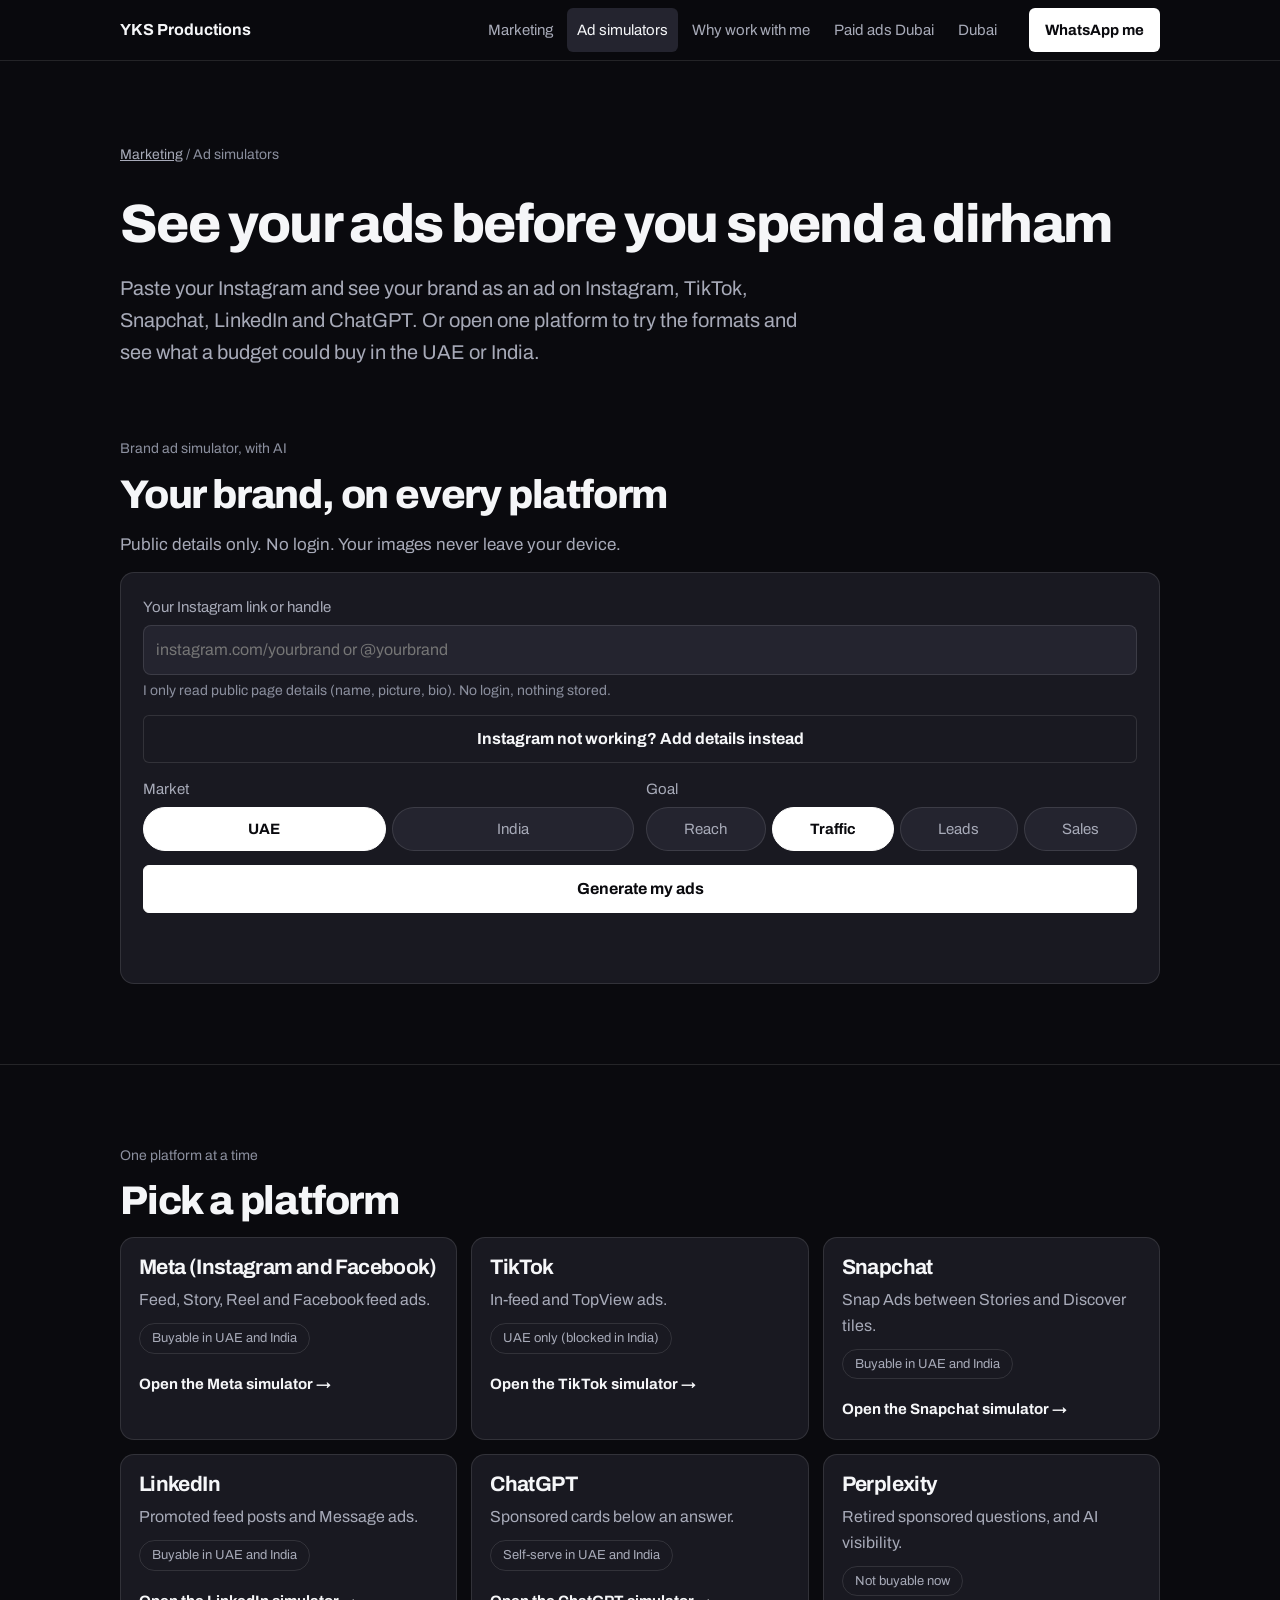
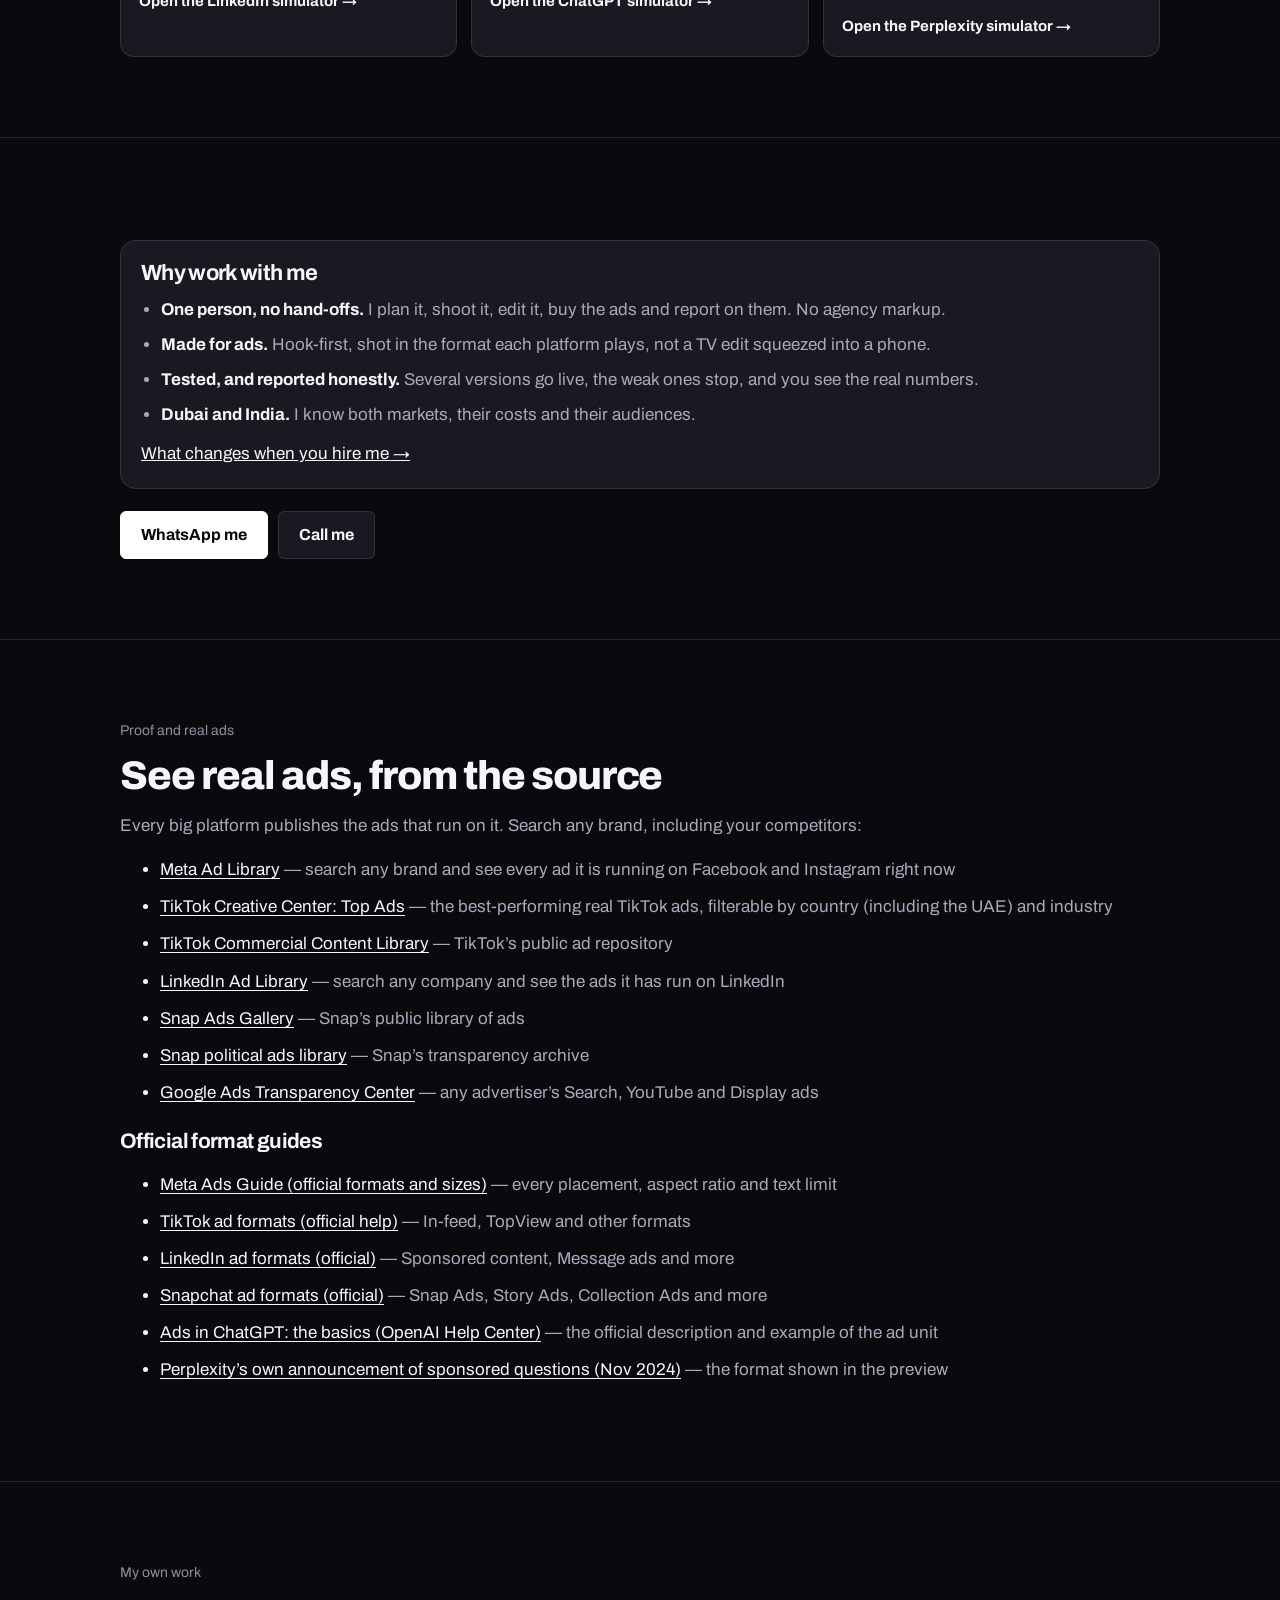
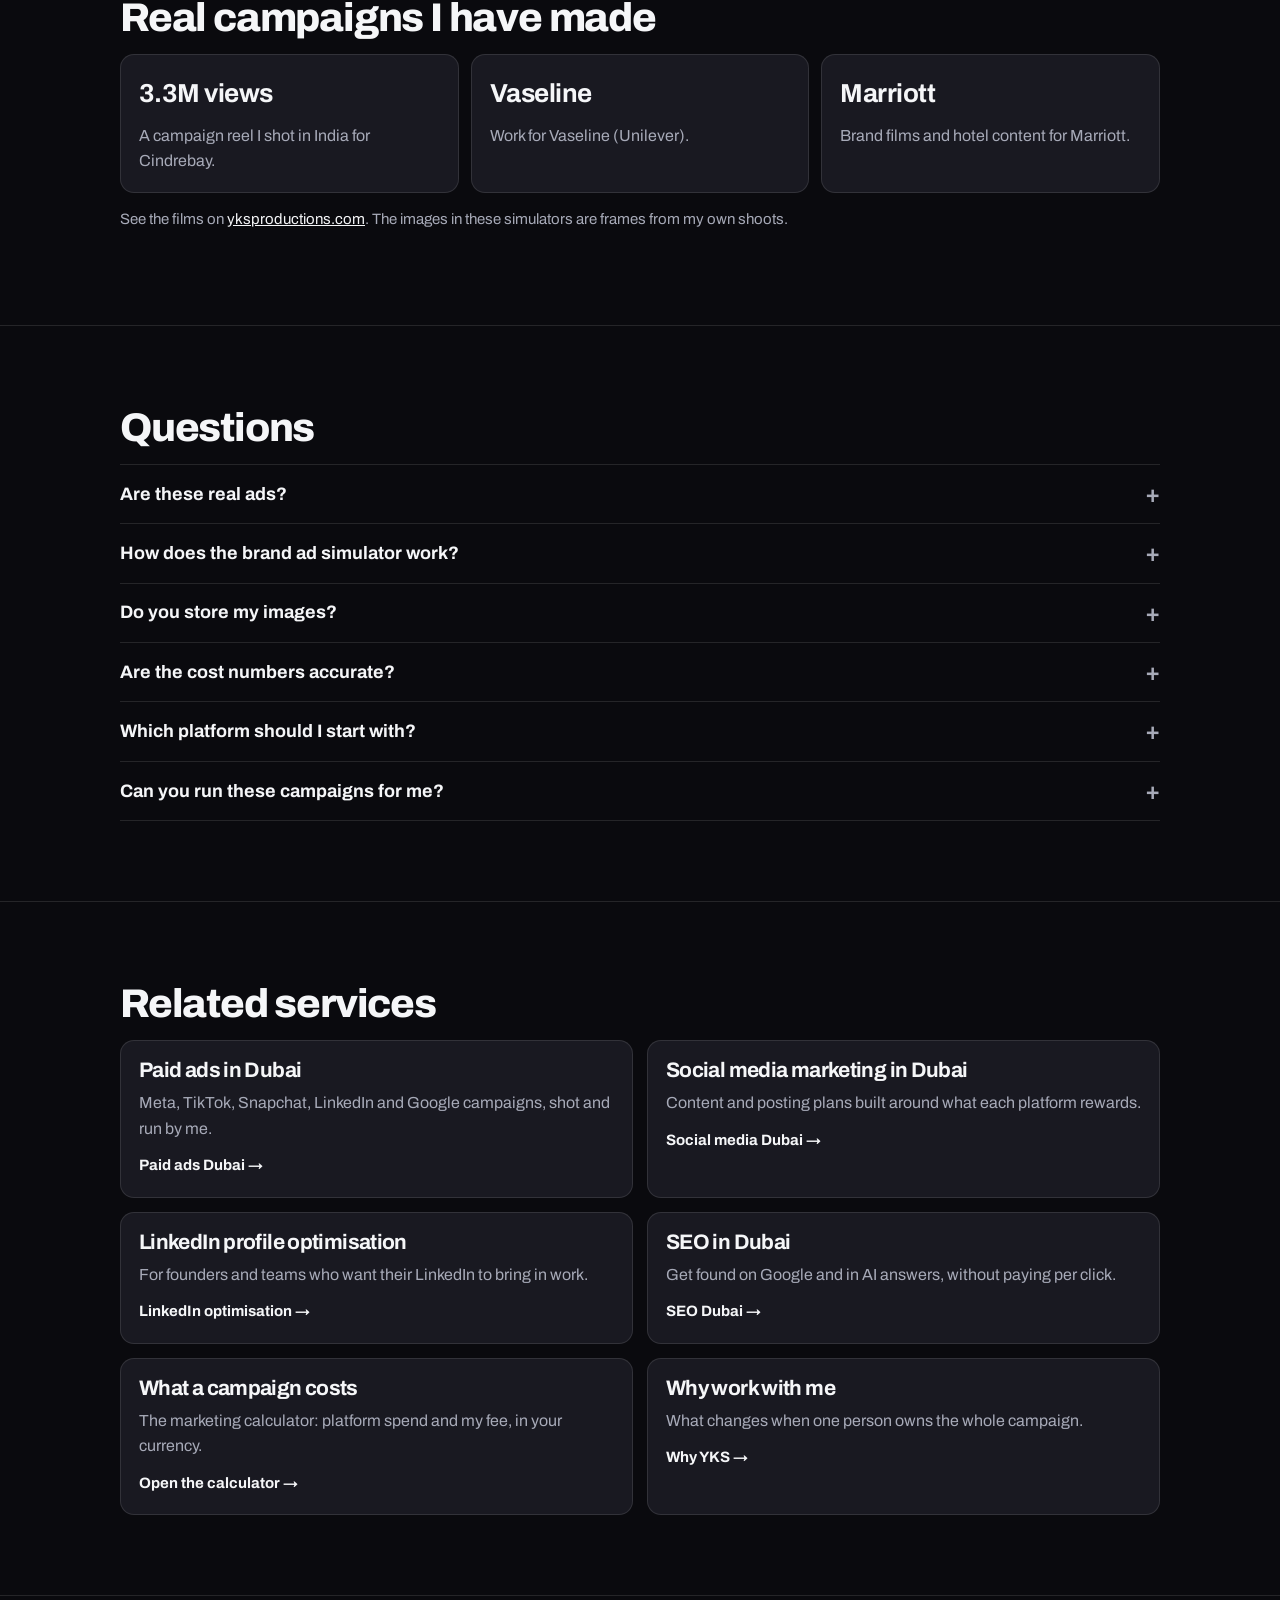
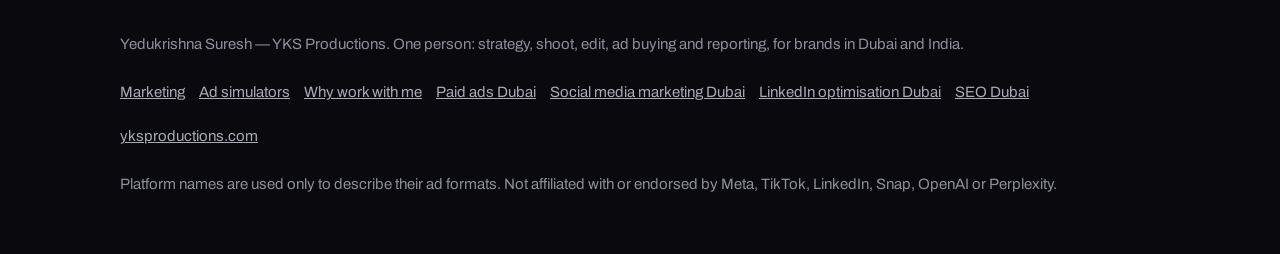
<file: ad-simulators/index.html>
<!DOCTYPE html>
<html lang="en">
<head>
<meta charset="utf-8" />
<meta name="viewport" content="width=device-width, initial-scale=1, viewport-fit=cover" />
<title>Ad Simulators: See Your Ads on Instagram, TikTok, Snapchat, LinkedIn &amp; ChatGPT | YKS</title>
<meta name="description" content="Free ad simulators for Instagram, Facebook, TikTok, Snapchat, LinkedIn, ChatGPT and Perplexity. Paste your Instagram and see AI-written ads with your brand, plus cost ranges in AED and rupees." />
<link rel="canonical" href="https://marketing.yksproductions.com/ad-simulators/" />
<meta name="robots" content="index, follow, max-image-preview:large" />
<meta name="theme-color" content="#0A0A0E" />
<meta property="og:type" content="website" />
<meta property="og:site_name" content="YKS Productions" />
<meta property="og:title" content="Ad Simulators: See Your Ads on Instagram, TikTok, Snapchat, LinkedIn &amp; ChatGPT | YKS" />
<meta property="og:description" content="Free ad simulators for Instagram, Facebook, TikTok, Snapchat, LinkedIn, ChatGPT and Perplexity. Paste your Instagram and see AI-written ads with your brand, plus cost ranges in AED and rupees." />
<meta property="og:url" content="https://marketing.yksproductions.com/ad-simulators/" />
<meta property="og:image" content="https://yksproductions.com/assets/og-cover.jpg?v=2" />
<meta name="twitter:card" content="summary_large_image" />
<link rel="icon" href="https://yksproductions.com/favicon.ico" sizes="any" />
<link rel="apple-touch-icon" href="https://yksproductions.com/assets/favicon-192.png" />
<link rel="preconnect" href="https://fonts.googleapis.com" />
<link rel="preconnect" href="https://fonts.gstatic.com" crossorigin />
<link href="https://fonts.googleapis.com/css2?family=Archivo:wght@400;600;700;800&display=swap" rel="stylesheet" />
<link rel="stylesheet" href="/ad-simulators/sim.css?v=2" />

<script type="application/ld+json">{"@context": "https://schema.org", "@graph": [{"@type": "WebApplication", "name": "YKS ad simulators", "url": "https://marketing.yksproductions.com/ad-simulators/", "description": "Free ad simulators for Instagram, Facebook, TikTok, Snapchat, LinkedIn, ChatGPT and Perplexity. Paste your Instagram and see AI-written ads with your brand, plus cost ranges in AED and rupees.", "applicationCategory": "BusinessApplication", "operatingSystem": "Any (web browser)", "isAccessibleForFree": true, "offers": {"@type": "Offer", "price": "0", "priceCurrency": "AED"}, "creator": {"@type": "Person", "name": "Yedukrishna Suresh", "url": "https://yksproductions.com/"}}, {"@type": "FAQPage", "mainEntity": [{"@type": "Question", "name": "Are these real ads?", "acceptedAnswer": {"@type": "Answer", "text": "They are previews drawn to match each platform’s current ad formats, using frames from my own shoots or your own images. To see real ads from any brand, use the official libraries linked on this page."}}, {"@type": "Question", "name": "How does the brand ad simulator work?", "acceptedAnswer": {"@type": "Answer", "text": "You paste your Instagram link or handle. My tool reads only public page details, like your name, picture and bio, then AI writes ad copy for each platform and the previews are drawn with your brand. If Instagram blocks the read, you type your brand name and what you sell, and add your own images or website instead."}}, {"@type": "Question", "name": "Do you store my images?", "acceptedAnswer": {"@type": "Answer", "text": "No. Uploaded images stay in your browser and are never sent to me or stored. Only the text details you type are sent, to write the copy."}}, {"@type": "Question", "name": "Are the cost numbers accurate?", "acceptedAnswer": {"@type": "Answer", "text": "They are estimates shown as ranges, from public benchmarks cited on each page. Real results depend on your audience, season, offer and the ad itself."}}, {"@type": "Question", "name": "Which platform should I start with?", "acceptedAnswer": {"@type": "Answer", "text": "For most consumer brands in Dubai and India, Instagram Reels and Stories. TikTok and Snapchat for younger UAE audiences, LinkedIn for B2B, and ChatGPT ads if people ask AI tools about what you sell."}}, {"@type": "Question", "name": "Can you run these campaigns for me?", "acceptedAnswer": {"@type": "Answer", "text": "Yes. I plan, shoot, edit, buy the ads and report on them myself. WhatsApp me with what you sell and your budget."}}]}, {"@type": "BreadcrumbList", "itemListElement": [{"@type": "ListItem", "position": 1, "name": "Marketing", "item": "https://marketing.yksproductions.com/"}, {"@type": "ListItem", "position": 2, "name": "Ad simulators", "item": "https://marketing.yksproductions.com/ad-simulators/"}]}, {"@type": "ItemList", "itemListElement": [{"@type": "ListItem", "position": 1, "url": "https://marketing.yksproductions.com/ad-simulators/meta/", "name": "Meta (Instagram and Facebook) ads simulator"}, {"@type": "ListItem", "position": 2, "url": "https://marketing.yksproductions.com/ad-simulators/tiktok/", "name": "TikTok ads simulator"}, {"@type": "ListItem", "position": 3, "url": "https://marketing.yksproductions.com/ad-simulators/snapchat/", "name": "Snapchat ads simulator"}, {"@type": "ListItem", "position": 4, "url": "https://marketing.yksproductions.com/ad-simulators/linkedin/", "name": "LinkedIn ads simulator"}, {"@type": "ListItem", "position": 5, "url": "https://marketing.yksproductions.com/ad-simulators/chatgpt/", "name": "ChatGPT ads simulator"}, {"@type": "ListItem", "position": 6, "url": "https://marketing.yksproductions.com/ad-simulators/perplexity/", "name": "Perplexity ads simulator"}]}]}</script>
</head>
<body data-wa="919746679720">
<script>
/* Region-aware contact line (same as yksproductions.com/js/contact.js).
   India visitor -> the India line, UAE / Gulf visitor -> the UAE line, by timezone then
   browser language; unknown -> the page default (+91). Static HTML and JSON-LD are untouched.
   Helper: YKS.region(), YKS.contactNumber(), YKS.waLink(text). Opt out: data-geo-keep.
   Numbers are linked, never printed as text (owner's rule). */
(function () {
  var Y = window.YKS = window.YKS || {};
  if (Y.contactNumber) return;
  var LINES = {
    'in': { wa: '919746679720', tel: '+919746679720', display: '+91 97466 79720' },
    'ae': { wa: '971501955122', tel: '+971501955122', display: '+971 50 195 5122' }
  };
  var OTHER = { 'in': 'ae', 'ae': 'in' };

  function detect() {
    var m = /[?&]region=(in|ae|auto)\b/i.exec(location.search), s;
    try {
      if (m) { if (m[1].toLowerCase() === 'auto') sessionStorage.removeItem('yks_region'); else sessionStorage.setItem('yks_region', m[1].toLowerCase()); }
      s = sessionStorage.getItem('yks_region');
    } catch (e) { s = m && m[1].toLowerCase() !== 'auto' ? m[1].toLowerCase() : null; }
    if (s === 'in' || s === 'ae') return { r: s, src: 'chosen' };
    var tz = '';
    try { tz = Intl.DateTimeFormat().resolvedOptions().timeZone || ''; } catch (e) {}
    if (/Asia\/(Kolkata|Calcutta|Colombo|Kathmandu|Katmandu|Dhaka|Dacca|Thimphu)/i.test(tz)) return { r: 'in', src: 'timezone' };
    if (/Asia\/(Dubai|Muscat|Qatar|Riyadh|Bahrain|Kuwait)/i.test(tz)) return { r: 'ae', src: 'timezone' };
    var langs = (navigator.languages && navigator.languages.length ? navigator.languages : [navigator.language || '']);
    for (var i = 0; i < langs.length; i++) {
      var l = String(langs[i] || '');
      if (/-IN$/i.test(l)) return { r: 'in', src: 'language' };
      if (/-(AE|SA|QA|OM|BH|KW)$/i.test(l)) return { r: 'ae', src: 'language' };
    }
    return { r: null, src: 'page' };
  }
  var D = detect(), R = D.r, body = document.body;

  function pageRegion() {
    var b = document.body, n = (b && b.getAttribute('data-wa')) || '';
    if (!n) { var a = document.querySelector('a[href*="wa.me/"]'); n = a ? ((a.getAttribute('href') || '').match(/wa\.me\/(\d+)/) || [])[1] || '' : ''; }
    return n === LINES['in'].wa ? 'in' : n === LINES.ae.wa ? 'ae' : null;
  }
  Y.region = function () { return R; };
  Y.contactNumber = function () {
    var r = R || pageRegion() || 'ae', L = LINES[r];
    return { region: r, wa: L.wa, tel: L.tel, display: L.display, source: R ? D.src : 'page' };
  };
  Y.waNumber = function () { return Y.contactNumber().wa; };
  Y.waLink = function (text) {
    return 'https://wa.me/' + Y.waNumber() + (text ? '?text=' + encodeURIComponent(String(text).slice(0, 1800)) : '');
  };
  /* ---------- no printed numbers ----------
     Owner's rule: the numbers are never shown as text, only linked. Any
     number that any script prints (e.g. the chat menu's "Call" row) is
     replaced, before paint, with words: "Tap to call me" inside a tel: link,
     "Message me on WhatsApp" inside a wa.me link, "my WhatsApp" elsewhere.
     title / aria-label / alt get the same treatment. JSON-LD is untouched. */
  var NUM_RE = /(?:\+?\s?(?:91|971)[\s.-]?)?(?:0?50[\s.-]?195[\s.-]?5122|97466[\s.-]?79720|9746679720)/g;
  var SKIP = { SCRIPT: 1, STYLE: 1, TEXTAREA: 1, NOSCRIPT: 1, TEMPLATE: 1, TITLE: 1 };
  var ATTRS = ['title', 'aria-label', 'alt'];
  function label(el) {
    var a = el && el.closest && el.closest('a[href]'), h = a ? a.getAttribute('href') || '' : '';
    return /^tel:/i.test(h) ? 'Tap to call me' : /wa\.me\//.test(h) ? 'Message me on WhatsApp' : 'my WhatsApp';
  }
  function scrubText(t) {
    var p = t.parentNode, v = t.nodeValue;
    if (!p || SKIP[p.nodeName] || !v || v.length > 4000) return;
    NUM_RE.lastIndex = 0;
    if (NUM_RE.test(v)) { NUM_RE.lastIndex = 0; t.nodeValue = v.replace(NUM_RE, label(p)); }
    NUM_RE.lastIndex = 0;
  }
  function scrubAttrs(el) {
    for (var i = 0; i < ATTRS.length; i++) {
      var v = el.getAttribute && el.getAttribute(ATTRS[i]);
      if (v) { NUM_RE.lastIndex = 0; if (NUM_RE.test(v)) { NUM_RE.lastIndex = 0; el.setAttribute(ATTRS[i], v.replace(NUM_RE, label(el))); } }
    }
    NUM_RE.lastIndex = 0;
  }

  var to = R && LINES[R], other = R && LINES[OTHER[R]];
  if (R && body) body.setAttribute('data-wa', to.wa);   // chat.js, landing.js, geo-wa.js read this
  var WA_RE = R && new RegExp('wa\\.me/' + other.wa, 'g');
  var TEL_RE = R && new RegExp('^tel:\\+?' + other.wa + '$');

  function kept(el) { return el && el.closest && el.closest('[data-geo-keep]'); }
  function fixLink(a) {
    if (!R) return;                                  // unknown region: the page's own line stays
    var h = a.getAttribute('href');
    if (!h || kept(a)) return;
    if (h.indexOf('wa.me/' + other.wa) !== -1) a.setAttribute('href', h.replace(WA_RE, 'wa.me/' + to.wa));
    else if (TEL_RE.test(h)) a.setAttribute('href', 'tel:' + to.tel);
  }
  function scan(n) {
    if (n.nodeType === 3) { scrubText(n); return; }
    if (n.nodeType !== 1 || SKIP[n.nodeName]) return;
    if (n.nodeName === 'A') fixLink(n);
    scrubAttrs(n);
    var as = n.getElementsByTagName ? n.getElementsByTagName('a') : [];
    for (var i = 0; i < as.length; i++) fixLink(as[i]);
    var at = n.querySelectorAll ? n.querySelectorAll('[title],[aria-label],[alt]') : [];
    for (var k = 0; k < at.length; k++) scrubAttrs(at[k]);
    if (n.firstChild) {
      var w = document.createTreeWalker(n, 4, null, false), t;
      while ((t = w.nextNode())) scrubText(t);
    }
  }
  // as the parser (and later, any script) adds nodes
  var mo = window.MutationObserver && new MutationObserver(function (list) {
    for (var i = 0; i < list.length; i++) {
      var m = list[i];
      if (m.type === 'attributes') { if (m.attributeName === 'href') { if (m.target.nodeName === 'A') fixLink(m.target); } else scrubAttrs(m.target); continue; }
      if (m.type === 'characterData') { scrubText(m.target); continue; }
      for (var j = 0; j < m.addedNodes.length; j++) scan(m.addedNodes[j]);
    }
  });
  if (mo) mo.observe(document.documentElement, { childList: true, subtree: true, characterData: true, attributes: true, attributeFilter: ['href', 'title', 'aria-label', 'alt'] });
  function full() {
    var b = document.body; if (!b) return;
    if (R && b.getAttribute('data-wa') !== to.wa) b.setAttribute('data-wa', to.wa);
    scan(b);
  }
  full();
  document.addEventListener('DOMContentLoaded', full);
  if (!R) return;
  // forms that let the visitor pick a WhatsApp line start on theirs
  document.addEventListener('DOMContentLoaded', function () {
    var sel = document.getElementById('f-region');
    if (sel && sel.querySelector('option[value="' + to.wa + '"]') && !sel.getAttribute('data-touched')) sel.value = to.wa;
  });
})();
</script>
<a class="vh" href="#main">Skip to content</a>
<header class="top"><div class="in">
<a class="home" href="/">YKS Productions</a>
<nav aria-label="Main"><a href="/">Marketing</a><a href="/ad-simulators/" aria-current="page">Ad simulators</a><a href="/why-yks/">Why work with me</a><a href="https://yksproductions.com/paid-ads-dubai.html">Paid ads Dubai</a><a href="https://yksproductions.com/dubai/">Dubai</a></nav>
<a class="wa" href="https://wa.me/919746679720?text=Hi%20Yedukrishna%2C%20I%20saw%20your%20ad%20simulators.%20Can%20we%20talk%3F" target="_blank" rel="noopener">WhatsApp me</a>
<button class="menubtn" type="button" data-menu aria-expanded="false" aria-controls="drawer">Menu</button>
</div>
<div class="drawer" id="drawer"><a href="/">Marketing</a><a href="/ad-simulators/">Ad simulators</a><a href="/why-yks/">Why work with me</a><a href="https://yksproductions.com/paid-ads-dubai.html">Paid ads Dubai</a><a href="https://yksproductions.com/dubai/">Dubai</a><a href="tel:+919746679720">Call me</a></div>
</header>
<main id="main">
<div class="wrap hero"><nav class="crumbs" aria-label="Breadcrumb"><a href="/">Marketing</a> / Ad simulators</nav>
<h1>See your ads before you spend a dirham</h1><p class="lede">Paste your Instagram and see your brand as an ad on Instagram, TikTok, Snapchat, LinkedIn and ChatGPT. Or open one platform to try the formats and see what a budget could buy in the UAE or India.</p></div>
<section id="brand" style="border-top:0;padding-top:0"><div class="wrap"><p class="eyebrow">Brand ad simulator, with AI</p><h2>Your brand, on every platform</h2>
<p class="muted">Public details only. No login. Your images never leave your device.</p><div data-brandai><p class="muted">Loading&hellip;</p></div></div></section>
<section><div class="wrap"><p class="eyebrow">One platform at a time</p><h2>Pick a platform</h2><div class="grid3"><a class="card" href="/ad-simulators/meta/"><h3>Meta (Instagram and Facebook)</h3><p>Feed, Story, Reel and Facebook feed ads.</p><span class="badge" style="margin-top:10px">Buyable in UAE and India</span><span class="go" style="display:block">Open the Meta simulator &rarr;</span></a><a class="card" href="/ad-simulators/tiktok/"><h3>TikTok</h3><p>In-feed and TopView ads.</p><span class="badge" style="margin-top:10px">UAE only (blocked in India)</span><span class="go" style="display:block">Open the TikTok simulator &rarr;</span></a><a class="card" href="/ad-simulators/snapchat/"><h3>Snapchat</h3><p>Snap Ads between Stories and Discover tiles.</p><span class="badge" style="margin-top:10px">Buyable in UAE and India</span><span class="go" style="display:block">Open the Snapchat simulator &rarr;</span></a><a class="card" href="/ad-simulators/linkedin/"><h3>LinkedIn</h3><p>Promoted feed posts and Message ads.</p><span class="badge" style="margin-top:10px">Buyable in UAE and India</span><span class="go" style="display:block">Open the LinkedIn simulator &rarr;</span></a><a class="card" href="/ad-simulators/chatgpt/"><h3>ChatGPT</h3><p>Sponsored cards below an answer.</p><span class="badge" style="margin-top:10px">Self-serve in UAE and India</span><span class="go" style="display:block">Open the ChatGPT simulator &rarr;</span></a><a class="card" href="/ad-simulators/perplexity/"><h3>Perplexity</h3><p>Retired sponsored questions, and AI visibility.</p><span class="badge" style="margin-top:10px">Not buyable now</span><span class="go" style="display:block">Open the Perplexity simulator &rarr;</span></a></div></div></section>
<section><div class="wrap"><div data-why></div><div class="btns"><a class="btn p" href="https://wa.me/919746679720?text=Hi%20Yedukrishna%2C%20I%20tried%20your%20ad%20simulators.%20Can%20we%20talk%20about%20running%20ads%20for%20my%20brand%3F" target="_blank" rel="noopener">WhatsApp me</a><a class="btn" href="tel:+919746679720">Call me</a></div></div></section>
<section><div class="wrap"><p class="eyebrow">Proof and real ads</p><h2>See real ads, from the source</h2><p class="muted">Every big platform publishes the ads that run on it. Search any brand, including your competitors:</p>
<ul class="links"><li><a href="https://www.facebook.com/ads/library/" target="_blank" rel="noopener">Meta Ad Library</a> <span class="muted">&mdash; search any brand and see every ad it is running on Facebook and Instagram right now</span></li><li><a href="https://ads.tiktok.com/business/creativecenter/inspiration/topads/pc/en" target="_blank" rel="noopener">TikTok Creative Center: Top Ads</a> <span class="muted">&mdash; the best-performing real TikTok ads, filterable by country (including the UAE) and industry</span></li><li><a href="https://library.tiktok.com/" target="_blank" rel="noopener">TikTok Commercial Content Library</a> <span class="muted">&mdash; TikTok’s public ad repository</span></li><li><a href="https://www.linkedin.com/ad-library/" target="_blank" rel="noopener">LinkedIn Ad Library</a> <span class="muted">&mdash; search any company and see the ads it has run on LinkedIn</span></li><li><a href="https://adsgallery.snap.com/" target="_blank" rel="noopener">Snap Ads Gallery</a> <span class="muted">&mdash; Snap’s public library of ads</span></li><li><a href="https://www.snap.com/political-ads" target="_blank" rel="noopener">Snap political ads library</a> <span class="muted">&mdash; Snap’s transparency archive</span></li><li><a href="https://adstransparency.google.com/" target="_blank" rel="noopener">Google Ads Transparency Center</a> <span class="muted">&mdash; any advertiser’s Search, YouTube and Display ads</span></li></ul>
<h3 style="margin-top:24px">Official format guides</h3><ul class="links"><li><a href="https://www.facebook.com/business/ads-guide" target="_blank" rel="noopener">Meta Ads Guide (official formats and sizes)</a> <span class="muted">&mdash; every placement, aspect ratio and text limit</span></li><li><a href="https://ads.tiktok.com/help/article/tiktok-ads-format" target="_blank" rel="noopener">TikTok ad formats (official help)</a> <span class="muted">&mdash; In-feed, TopView and other formats</span></li><li><a href="https://business.linkedin.com/advertise/ads" target="_blank" rel="noopener">LinkedIn ad formats (official)</a> <span class="muted">&mdash; Sponsored content, Message ads and more</span></li><li><a href="https://forbusiness.snapchat.com/advertising/ad-formats" target="_blank" rel="noopener">Snapchat ad formats (official)</a> <span class="muted">&mdash; Snap Ads, Story Ads, Collection Ads and more</span></li><li><a href="https://help.openai.com/en/articles/20001207-ads-in-chatgpt-the-basics" target="_blank" rel="noopener">Ads in ChatGPT: the basics (OpenAI Help Center)</a> <span class="muted">&mdash; the official description and example of the ad unit</span></li><li><a href="https://www.perplexity.ai/hub/blog/why-we-re-experimenting-with-advertising" target="_blank" rel="noopener">Perplexity’s own announcement of sponsored questions (Nov 2024)</a> <span class="muted">&mdash; the format shown in the preview</span></li></ul></div></section>
<section><div class="wrap"><p class="eyebrow">My own work</p><h2>Real campaigns I have made</h2>
<div class="proof">
<div class="card"><b>3.3M views</b><p>A campaign reel I shot in India for Cindrebay.</p></div>
<div class="card"><b>Vaseline</b><p>Work for Vaseline (Unilever).</p></div>
<div class="card"><b>Marriott</b><p>Brand films and hotel content for Marriott.</p></div>
</div>
<p class="small" style="margin-top:14px">See the films on <a href="https://yksproductions.com/">yksproductions.com</a>. The images in these simulators are frames from my own shoots.</p></div></section>
<section><div class="wrap"><h2>Questions</h2><details class="faq"><summary>Are these real ads?</summary><p>They are previews drawn to match each platform’s current ad formats, using frames from my own shoots or your own images. To see real ads from any brand, use the official libraries linked on this page.</p></details><details class="faq"><summary>How does the brand ad simulator work?</summary><p>You paste your Instagram link or handle. My tool reads only public page details, like your name, picture and bio, then AI writes ad copy for each platform and the previews are drawn with your brand. If Instagram blocks the read, you type your brand name and what you sell, and add your own images or website instead.</p></details><details class="faq"><summary>Do you store my images?</summary><p>No. Uploaded images stay in your browser and are never sent to me or stored. Only the text details you type are sent, to write the copy.</p></details><details class="faq"><summary>Are the cost numbers accurate?</summary><p>They are estimates shown as ranges, from public benchmarks cited on each page. Real results depend on your audience, season, offer and the ad itself.</p></details><details class="faq"><summary>Which platform should I start with?</summary><p>For most consumer brands in Dubai and India, Instagram Reels and Stories. TikTok and Snapchat for younger UAE audiences, LinkedIn for B2B, and ChatGPT ads if people ask AI tools about what you sell.</p></details><details class="faq"><summary>Can you run these campaigns for me?</summary><p>Yes. I plan, shoot, edit, buy the ads and report on them myself. WhatsApp me with what you sell and your budget.</p></details></div></section>
<section><div class="wrap"><h2>Related services</h2><div class="grid2">
<a class="card" href="https://yksproductions.com/paid-ads-dubai.html"><h3>Paid ads in Dubai</h3><p>Meta, TikTok, Snapchat, LinkedIn and Google campaigns, shot and run by me.</p><span class="go">Paid ads Dubai &rarr;</span></a>
<a class="card" href="https://yksproductions.com/social-media-marketing-dubai.html"><h3>Social media marketing in Dubai</h3><p>Content and posting plans built around what each platform rewards.</p><span class="go">Social media Dubai &rarr;</span></a>
<a class="card" href="https://yksproductions.com/linkedin-profile-optimisation-dubai.html"><h3>LinkedIn profile optimisation</h3><p>For founders and teams who want their LinkedIn to bring in work.</p><span class="go">LinkedIn optimisation &rarr;</span></a>
<a class="card" href="https://yksproductions.com/seo-dubai.html"><h3>SEO in Dubai</h3><p>Get found on Google and in AI answers, without paying per click.</p><span class="go">SEO Dubai &rarr;</span></a>
<a class="card" href="/#act3"><h3>What a campaign costs</h3><p>The marketing calculator: platform spend and my fee, in your currency.</p><span class="go">Open the calculator &rarr;</span></a>
<a class="card" href="/why-yks/"><h3>Why work with me</h3><p>What changes when one person owns the whole campaign.</p><span class="go">Why YKS &rarr;</span></a>
</div></div></section>
</main>
<footer class="f"><div class="wrap">
<p>Yedukrishna Suresh &mdash; YKS Productions. One person: strategy, shoot, edit, ad buying and reporting, for brands in Dubai and India.</p>
<p><a href="/">Marketing</a><a href="/ad-simulators/">Ad simulators</a><a href="/why-yks/">Why work with me</a><a href="https://yksproductions.com/paid-ads-dubai.html">Paid ads Dubai</a><a href="https://yksproductions.com/social-media-marketing-dubai.html">Social media marketing Dubai</a><a href="https://yksproductions.com/linkedin-profile-optimisation-dubai.html">LinkedIn optimisation Dubai</a><a href="https://yksproductions.com/seo-dubai.html">SEO Dubai</a><a href="https://yksproductions.com/">yksproductions.com</a></p>
<p>Platform names are used only to describe their ad formats. Not affiliated with or endorsed by Meta, TikTok, LinkedIn, Snap, OpenAI or Perplexity.</p>
</div></footer>
<div class="mobar"><a class="w" href="https://wa.me/919746679720?text=Hi%20Yedukrishna%2C%20I%20saw%20your%20ad%20simulators.%20Can%20we%20talk%3F" target="_blank" rel="noopener">WhatsApp me</a><a class="c" href="tel:+919746679720">Call me</a></div>
<script src="/ad-simulators/sim.js?v=1" defer></script>
<script src="https://yksproductions.com/js/stats.js?v=1" defer></script>

</body>
</html>
</file>
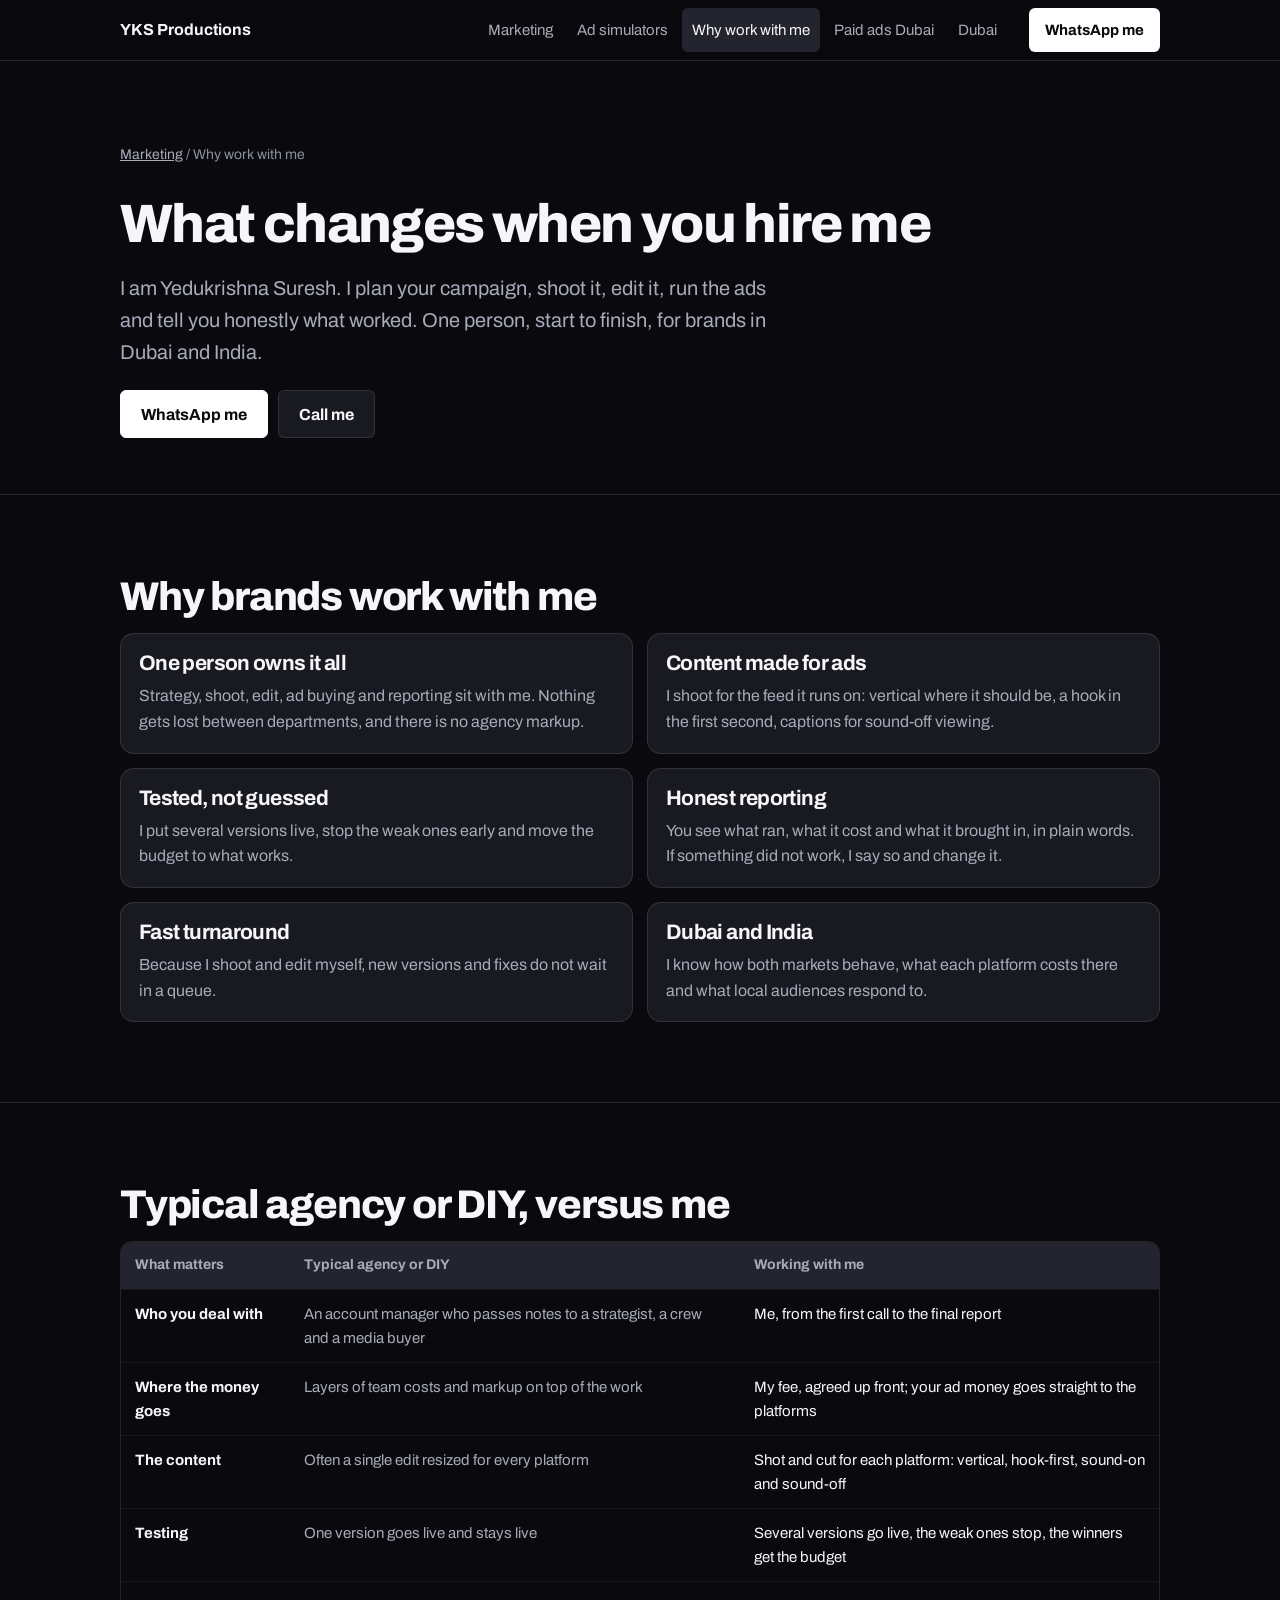
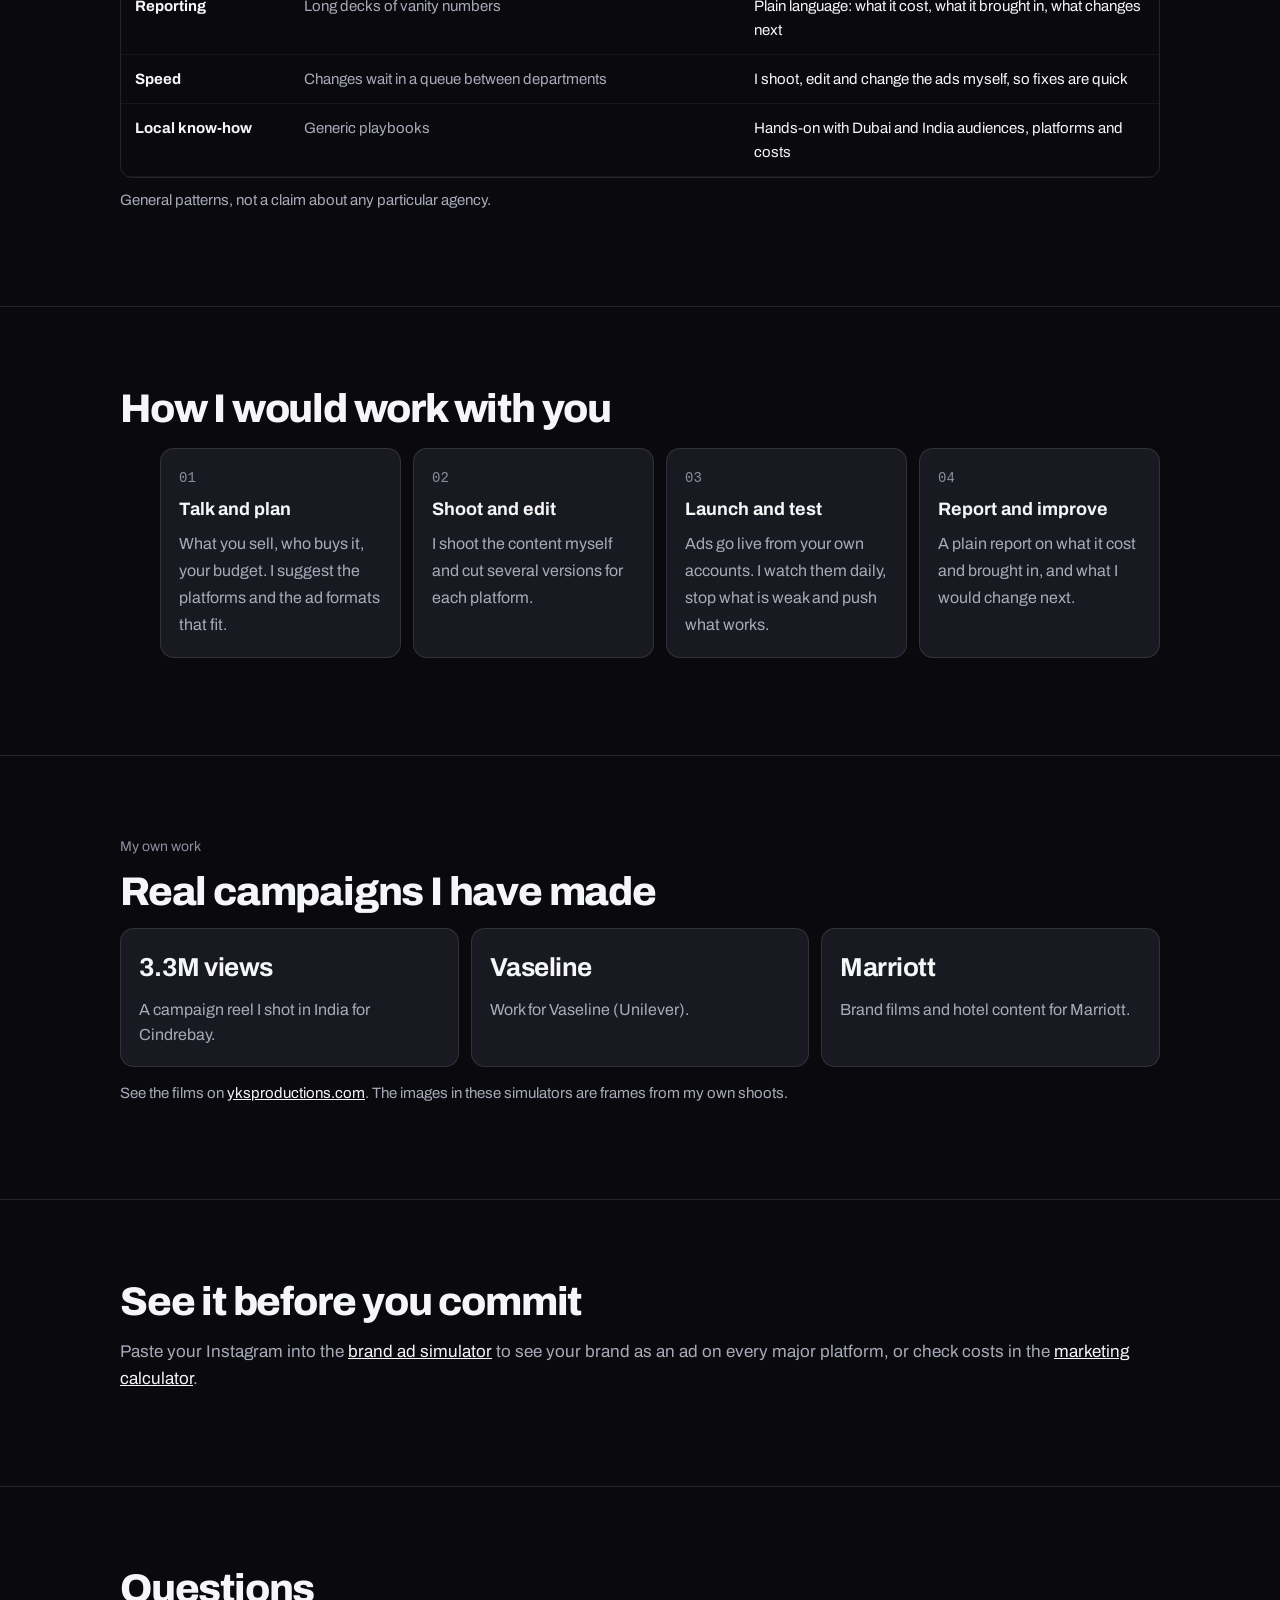
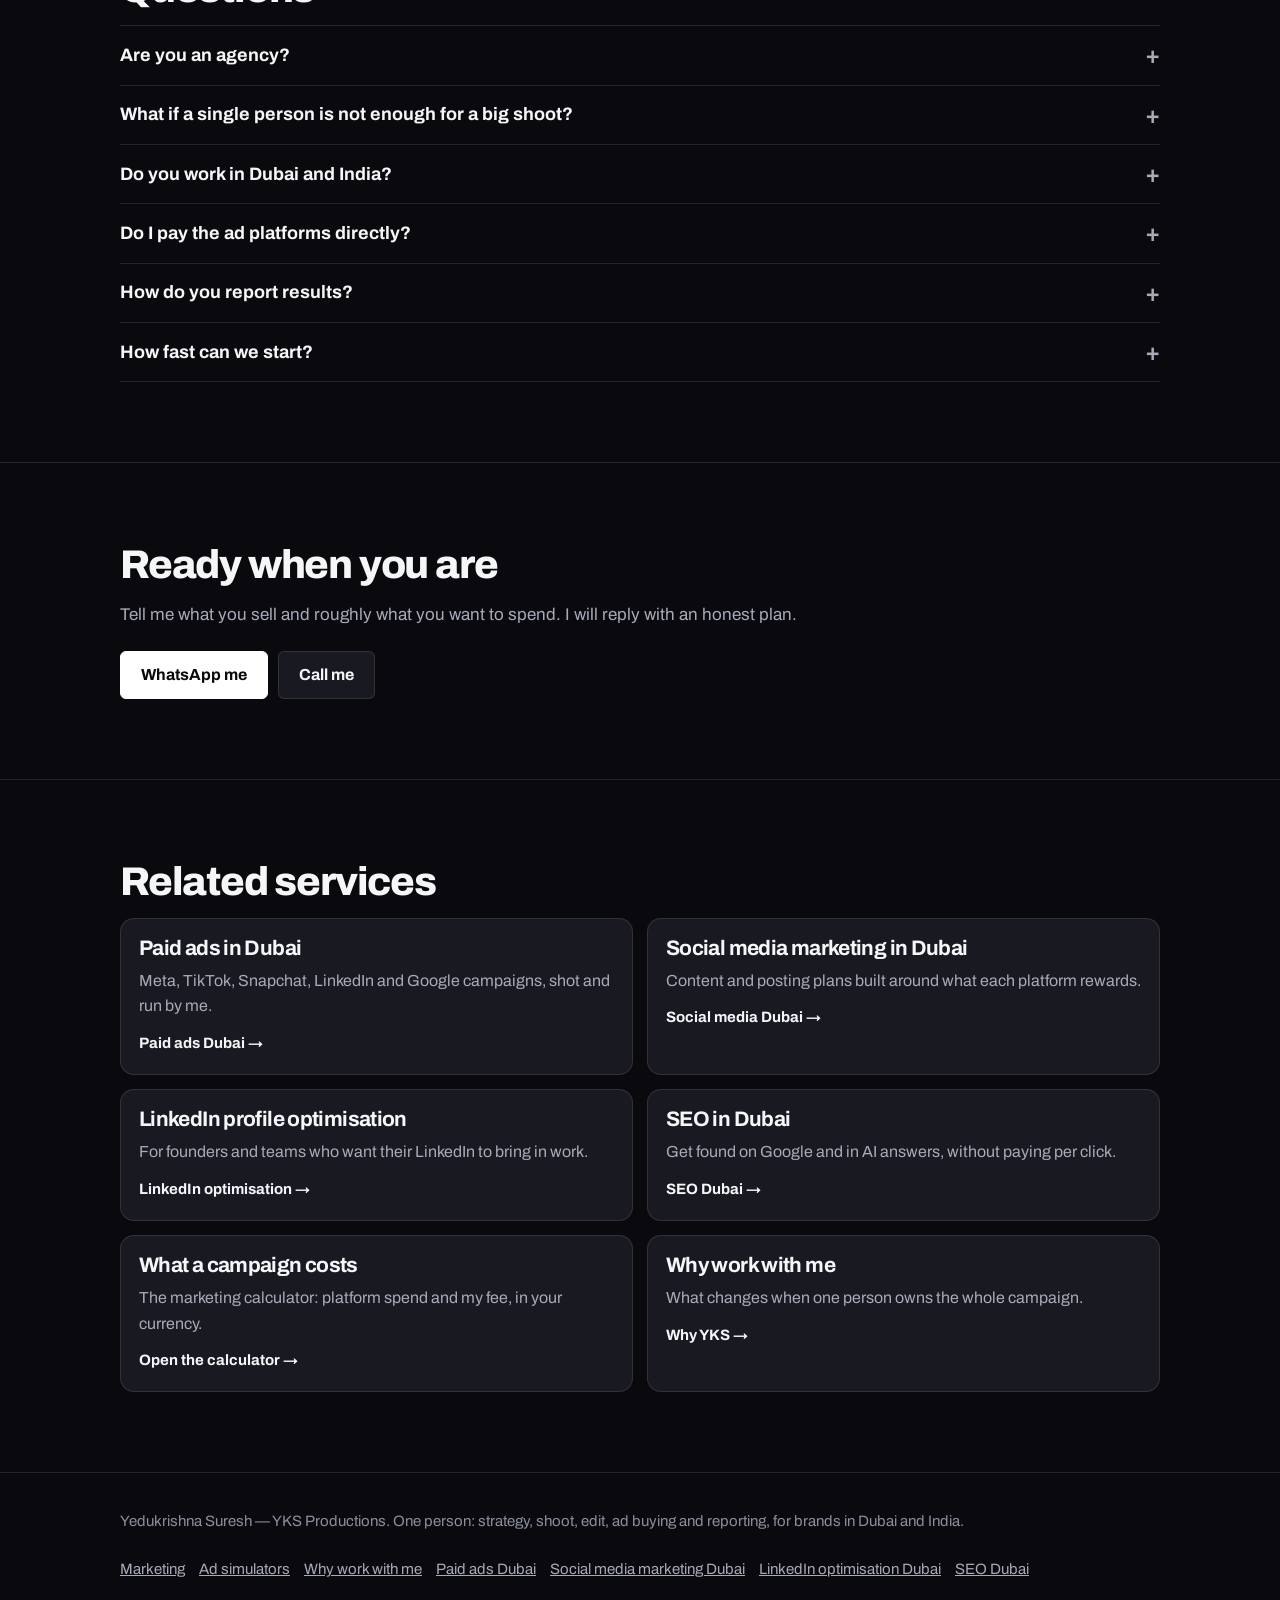
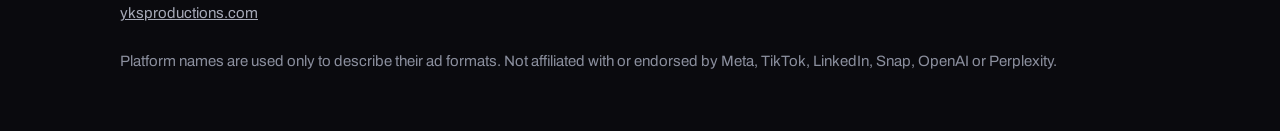
<file: why-yks/index.html>
<!DOCTYPE html>
<html lang="en">
<head>
<meta charset="utf-8" />
<meta name="viewport" content="width=device-width, initial-scale=1, viewport-fit=cover" />
<title>Why Work With Me: One Person for Strategy, Shoot, Edit &amp; Ads | YKS</title>
<meta name="description" content="Why brands in Dubai and India hire Yedukrishna Suresh: one person for strategy, shoot, edit, ad buying and reporting. No hand-offs, no agency markup, ads made for each platform." />
<link rel="canonical" href="https://marketing.yksproductions.com/why-yks/" />
<meta name="robots" content="index, follow, max-image-preview:large" />
<meta name="theme-color" content="#0A0A0E" />
<meta property="og:type" content="website" />
<meta property="og:site_name" content="YKS Productions" />
<meta property="og:title" content="Why Work With Me: One Person for Strategy, Shoot, Edit &amp; Ads | YKS" />
<meta property="og:description" content="Why brands in Dubai and India hire Yedukrishna Suresh: one person for strategy, shoot, edit, ad buying and reporting. No hand-offs, no agency markup, ads made for each platform." />
<meta property="og:url" content="https://marketing.yksproductions.com/why-yks/" />
<meta property="og:image" content="https://yksproductions.com/assets/og-cover.jpg?v=2" />
<meta name="twitter:card" content="summary_large_image" />
<link rel="icon" href="https://yksproductions.com/favicon.ico" sizes="any" />
<link rel="apple-touch-icon" href="https://yksproductions.com/assets/favicon-192.png" />
<link rel="preconnect" href="https://fonts.googleapis.com" />
<link rel="preconnect" href="https://fonts.gstatic.com" crossorigin />
<link href="https://fonts.googleapis.com/css2?family=Archivo:wght@400;600;700;800&display=swap" rel="stylesheet" />
<link rel="stylesheet" href="/ad-simulators/sim.css?v=2" />

<script type="application/ld+json">{"@context": "https://schema.org", "@graph": [{"@type": "WebPage", "name": "Why work with me | YKS Productions", "url": "https://marketing.yksproductions.com/why-yks/", "description": "Why brands in Dubai and India hire Yedukrishna Suresh: one person for strategy, shoot, edit, ad buying and reporting. No hand-offs, no agency markup, ads made for each platform.", "about": {"@type": "Person", "name": "Yedukrishna Suresh", "url": "https://yksproductions.com/", "jobTitle": "Filmmaker and paid ads specialist"}}, {"@type": "FAQPage", "mainEntity": [{"@type": "Question", "name": "Are you an agency?", "acceptedAnswer": {"@type": "Answer", "text": "No. I am one person, Yedukrishna Suresh. I plan the campaign, shoot it, edit it, buy the ads and report on them myself."}}, {"@type": "Question", "name": "What if a single person is not enough for a big shoot?", "acceptedAnswer": {"@type": "Answer", "text": "For larger productions I bring in the specific extra help the shoot needs, booked for that job. You still deal with me from start to finish."}}, {"@type": "Question", "name": "Do you work in Dubai and India?", "acceptedAnswer": {"@type": "Answer", "text": "Yes. I work with brands in the UAE and India, and I am based in Dubai from mid-November 2026."}}, {"@type": "Question", "name": "Do I pay the ad platforms directly?", "acceptedAnswer": {"@type": "Answer", "text": "Yes. Your ad money goes from your account straight to Meta, TikTok, Snapchat, LinkedIn or OpenAI. My fee is separate and agreed up front."}}, {"@type": "Question", "name": "How do you report results?", "acceptedAnswer": {"@type": "Answer", "text": "In plain language: what ran, what it cost, what it brought in, what I stopped and what I would do next. You also keep full access to your own ad accounts."}}, {"@type": "Question", "name": "How fast can we start?", "acceptedAnswer": {"@type": "Answer", "text": "Usually as soon as we agree the plan and the shoot date. Message me on WhatsApp and I will tell you honestly what timing is realistic."}}]}, {"@type": "BreadcrumbList", "itemListElement": [{"@type": "ListItem", "position": 1, "name": "Marketing", "item": "https://marketing.yksproductions.com/"}, {"@type": "ListItem", "position": 2, "name": "Why work with me", "item": "https://marketing.yksproductions.com/why-yks/"}]}]}</script>
</head>
<body data-wa="919746679720">
<script>
/* Region-aware contact line (same as yksproductions.com/js/contact.js).
   India visitor -> the India line, UAE / Gulf visitor -> the UAE line, by timezone then
   browser language; unknown -> the page default (+91). Static HTML and JSON-LD are untouched.
   Helper: YKS.region(), YKS.contactNumber(), YKS.waLink(text). Opt out: data-geo-keep.
   Numbers are linked, never printed as text (owner's rule). */
(function () {
  var Y = window.YKS = window.YKS || {};
  if (Y.contactNumber) return;
  var LINES = {
    'in': { wa: '919746679720', tel: '+919746679720', display: '+91 97466 79720' },
    'ae': { wa: '971501955122', tel: '+971501955122', display: '+971 50 195 5122' }
  };
  var OTHER = { 'in': 'ae', 'ae': 'in' };

  function detect() {
    var m = /[?&]region=(in|ae|auto)\b/i.exec(location.search), s;
    try {
      if (m) { if (m[1].toLowerCase() === 'auto') sessionStorage.removeItem('yks_region'); else sessionStorage.setItem('yks_region', m[1].toLowerCase()); }
      s = sessionStorage.getItem('yks_region');
    } catch (e) { s = m && m[1].toLowerCase() !== 'auto' ? m[1].toLowerCase() : null; }
    if (s === 'in' || s === 'ae') return { r: s, src: 'chosen' };
    var tz = '';
    try { tz = Intl.DateTimeFormat().resolvedOptions().timeZone || ''; } catch (e) {}
    if (/Asia\/(Kolkata|Calcutta|Colombo|Kathmandu|Katmandu|Dhaka|Dacca|Thimphu)/i.test(tz)) return { r: 'in', src: 'timezone' };
    if (/Asia\/(Dubai|Muscat|Qatar|Riyadh|Bahrain|Kuwait)/i.test(tz)) return { r: 'ae', src: 'timezone' };
    var langs = (navigator.languages && navigator.languages.length ? navigator.languages : [navigator.language || '']);
    for (var i = 0; i < langs.length; i++) {
      var l = String(langs[i] || '');
      if (/-IN$/i.test(l)) return { r: 'in', src: 'language' };
      if (/-(AE|SA|QA|OM|BH|KW)$/i.test(l)) return { r: 'ae', src: 'language' };
    }
    return { r: null, src: 'page' };
  }
  var D = detect(), R = D.r, body = document.body;

  function pageRegion() {
    var b = document.body, n = (b && b.getAttribute('data-wa')) || '';
    if (!n) { var a = document.querySelector('a[href*="wa.me/"]'); n = a ? ((a.getAttribute('href') || '').match(/wa\.me\/(\d+)/) || [])[1] || '' : ''; }
    return n === LINES['in'].wa ? 'in' : n === LINES.ae.wa ? 'ae' : null;
  }
  Y.region = function () { return R; };
  Y.contactNumber = function () {
    var r = R || pageRegion() || 'ae', L = LINES[r];
    return { region: r, wa: L.wa, tel: L.tel, display: L.display, source: R ? D.src : 'page' };
  };
  Y.waNumber = function () { return Y.contactNumber().wa; };
  Y.waLink = function (text) {
    return 'https://wa.me/' + Y.waNumber() + (text ? '?text=' + encodeURIComponent(String(text).slice(0, 1800)) : '');
  };
  /* ---------- no printed numbers ----------
     Owner's rule: the numbers are never shown as text, only linked. Any
     number that any script prints (e.g. the chat menu's "Call" row) is
     replaced, before paint, with words: "Tap to call me" inside a tel: link,
     "Message me on WhatsApp" inside a wa.me link, "my WhatsApp" elsewhere.
     title / aria-label / alt get the same treatment. JSON-LD is untouched. */
  var NUM_RE = /(?:\+?\s?(?:91|971)[\s.-]?)?(?:0?50[\s.-]?195[\s.-]?5122|97466[\s.-]?79720|9746679720)/g;
  var SKIP = { SCRIPT: 1, STYLE: 1, TEXTAREA: 1, NOSCRIPT: 1, TEMPLATE: 1, TITLE: 1 };
  var ATTRS = ['title', 'aria-label', 'alt'];
  function label(el) {
    var a = el && el.closest && el.closest('a[href]'), h = a ? a.getAttribute('href') || '' : '';
    return /^tel:/i.test(h) ? 'Tap to call me' : /wa\.me\//.test(h) ? 'Message me on WhatsApp' : 'my WhatsApp';
  }
  function scrubText(t) {
    var p = t.parentNode, v = t.nodeValue;
    if (!p || SKIP[p.nodeName] || !v || v.length > 4000) return;
    NUM_RE.lastIndex = 0;
    if (NUM_RE.test(v)) { NUM_RE.lastIndex = 0; t.nodeValue = v.replace(NUM_RE, label(p)); }
    NUM_RE.lastIndex = 0;
  }
  function scrubAttrs(el) {
    for (var i = 0; i < ATTRS.length; i++) {
      var v = el.getAttribute && el.getAttribute(ATTRS[i]);
      if (v) { NUM_RE.lastIndex = 0; if (NUM_RE.test(v)) { NUM_RE.lastIndex = 0; el.setAttribute(ATTRS[i], v.replace(NUM_RE, label(el))); } }
    }
    NUM_RE.lastIndex = 0;
  }

  var to = R && LINES[R], other = R && LINES[OTHER[R]];
  if (R && body) body.setAttribute('data-wa', to.wa);   // chat.js, landing.js, geo-wa.js read this
  var WA_RE = R && new RegExp('wa\\.me/' + other.wa, 'g');
  var TEL_RE = R && new RegExp('^tel:\\+?' + other.wa + '$');

  function kept(el) { return el && el.closest && el.closest('[data-geo-keep]'); }
  function fixLink(a) {
    if (!R) return;                                  // unknown region: the page's own line stays
    var h = a.getAttribute('href');
    if (!h || kept(a)) return;
    if (h.indexOf('wa.me/' + other.wa) !== -1) a.setAttribute('href', h.replace(WA_RE, 'wa.me/' + to.wa));
    else if (TEL_RE.test(h)) a.setAttribute('href', 'tel:' + to.tel);
  }
  function scan(n) {
    if (n.nodeType === 3) { scrubText(n); return; }
    if (n.nodeType !== 1 || SKIP[n.nodeName]) return;
    if (n.nodeName === 'A') fixLink(n);
    scrubAttrs(n);
    var as = n.getElementsByTagName ? n.getElementsByTagName('a') : [];
    for (var i = 0; i < as.length; i++) fixLink(as[i]);
    var at = n.querySelectorAll ? n.querySelectorAll('[title],[aria-label],[alt]') : [];
    for (var k = 0; k < at.length; k++) scrubAttrs(at[k]);
    if (n.firstChild) {
      var w = document.createTreeWalker(n, 4, null, false), t;
      while ((t = w.nextNode())) scrubText(t);
    }
  }
  // as the parser (and later, any script) adds nodes
  var mo = window.MutationObserver && new MutationObserver(function (list) {
    for (var i = 0; i < list.length; i++) {
      var m = list[i];
      if (m.type === 'attributes') { if (m.attributeName === 'href') { if (m.target.nodeName === 'A') fixLink(m.target); } else scrubAttrs(m.target); continue; }
      if (m.type === 'characterData') { scrubText(m.target); continue; }
      for (var j = 0; j < m.addedNodes.length; j++) scan(m.addedNodes[j]);
    }
  });
  if (mo) mo.observe(document.documentElement, { childList: true, subtree: true, characterData: true, attributes: true, attributeFilter: ['href', 'title', 'aria-label', 'alt'] });
  function full() {
    var b = document.body; if (!b) return;
    if (R && b.getAttribute('data-wa') !== to.wa) b.setAttribute('data-wa', to.wa);
    scan(b);
  }
  full();
  document.addEventListener('DOMContentLoaded', full);
  if (!R) return;
  // forms that let the visitor pick a WhatsApp line start on theirs
  document.addEventListener('DOMContentLoaded', function () {
    var sel = document.getElementById('f-region');
    if (sel && sel.querySelector('option[value="' + to.wa + '"]') && !sel.getAttribute('data-touched')) sel.value = to.wa;
  });
})();
</script>
<a class="vh" href="#main">Skip to content</a>
<header class="top"><div class="in">
<a class="home" href="/">YKS Productions</a>
<nav aria-label="Main"><a href="/">Marketing</a><a href="/ad-simulators/">Ad simulators</a><a href="/why-yks/" aria-current="page">Why work with me</a><a href="https://yksproductions.com/paid-ads-dubai.html">Paid ads Dubai</a><a href="https://yksproductions.com/dubai/">Dubai</a></nav>
<a class="wa" href="https://wa.me/919746679720?text=Hi%20Yedukrishna%2C%20I%20saw%20your%20ad%20simulators.%20Can%20we%20talk%3F" target="_blank" rel="noopener">WhatsApp me</a>
<button class="menubtn" type="button" data-menu aria-expanded="false" aria-controls="drawer">Menu</button>
</div>
<div class="drawer" id="drawer"><a href="/">Marketing</a><a href="/ad-simulators/">Ad simulators</a><a href="/why-yks/">Why work with me</a><a href="https://yksproductions.com/paid-ads-dubai.html">Paid ads Dubai</a><a href="https://yksproductions.com/dubai/">Dubai</a><a href="tel:+919746679720">Call me</a></div>
</header>
<main id="main">
<div class="wrap hero"><nav class="crumbs" aria-label="Breadcrumb"><a href="/">Marketing</a> / Why work with me</nav>
<h1>What changes when you hire me</h1><p class="lede">I am Yedukrishna Suresh. I plan your campaign, shoot it, edit it, run the ads and tell you honestly what worked. One person, start to finish, for brands in Dubai and India.</p>
<div class="btns"><a class="btn p" href="https://wa.me/919746679720?text=Hi%20Yedukrishna%2C%20I%20read%20why%20I%20should%20work%20with%20you.%20Can%20we%20talk%3F" target="_blank" rel="noopener">WhatsApp me</a><a class="btn" href="tel:+919746679720">Call me</a></div></div>
<section><div class="wrap"><h2>Why brands work with me</h2><div class="grid2">
<div class="card"><h3>One person owns it all</h3><p>Strategy, shoot, edit, ad buying and reporting sit with me. Nothing gets lost between departments, and there is no agency markup.</p></div>
<div class="card"><h3>Content made for ads</h3><p>I shoot for the feed it runs on: vertical where it should be, a hook in the first second, captions for sound-off viewing.</p></div>
<div class="card"><h3>Tested, not guessed</h3><p>I put several versions live, stop the weak ones early and move the budget to what works.</p></div>
<div class="card"><h3>Honest reporting</h3><p>You see what ran, what it cost and what it brought in, in plain words. If something did not work, I say so and change it.</p></div>
<div class="card"><h3>Fast turnaround</h3><p>Because I shoot and edit myself, new versions and fixes do not wait in a queue.</p></div>
<div class="card"><h3>Dubai and India</h3><p>I know how both markets behave, what each platform costs there and what local audiences respond to.</p></div>
</div></div></section>
<section><div class="wrap"><h2>Typical agency or DIY, versus me</h2><div class="tbl"><table><thead><tr><th>What matters</th><th>Typical agency or DIY</th><th>Working with me</th></tr></thead><tbody>
<tr><td><b>Who you deal with</b></td><td>An account manager who passes notes to a strategist, a crew and a media buyer</td><td>Me, from the first call to the final report</td></tr><tr><td><b>Where the money goes</b></td><td>Layers of team costs and markup on top of the work</td><td>My fee, agreed up front; your ad money goes straight to the platforms</td></tr><tr><td><b>The content</b></td><td>Often a single edit resized for every platform</td><td>Shot and cut for each platform: vertical, hook-first, sound-on and sound-off</td></tr><tr><td><b>Testing</b></td><td>One version goes live and stays live</td><td>Several versions go live, the weak ones stop, the winners get the budget</td></tr><tr><td><b>Reporting</b></td><td>Long decks of vanity numbers</td><td>Plain language: what it cost, what it brought in, what changes next</td></tr><tr><td><b>Speed</b></td><td>Changes wait in a queue between departments</td><td>I shoot, edit and change the ads myself, so fixes are quick</td></tr><tr><td><b>Local know-how</b></td><td>Generic playbooks</td><td>Hands-on with Dubai and India audiences, platforms and costs</td></tr>
</tbody></table></div><p class="small" style="margin-top:10px">General patterns, not a claim about any particular agency.</p></div></section>
<section><div class="wrap"><h2>How I would work with you</h2><ol class="steps">
<li><b>Talk and plan</b><span>What you sell, who buys it, your budget. I suggest the platforms and the ad formats that fit.</span></li>
<li><b>Shoot and edit</b><span>I shoot the content myself and cut several versions for each platform.</span></li>
<li><b>Launch and test</b><span>Ads go live from your own accounts. I watch them daily, stop what is weak and push what works.</span></li>
<li><b>Report and improve</b><span>A plain report on what it cost and brought in, and what I would change next.</span></li></ol></div></section>
<section><div class="wrap"><p class="eyebrow">My own work</p><h2>Real campaigns I have made</h2>
<div class="proof">
<div class="card"><b>3.3M views</b><p>A campaign reel I shot in India for Cindrebay.</p></div>
<div class="card"><b>Vaseline</b><p>Work for Vaseline (Unilever).</p></div>
<div class="card"><b>Marriott</b><p>Brand films and hotel content for Marriott.</p></div>
</div>
<p class="small" style="margin-top:14px">See the films on <a href="https://yksproductions.com/">yksproductions.com</a>. The images in these simulators are frames from my own shoots.</p></div></section>
<section><div class="wrap"><h2>See it before you commit</h2><p class="muted">Paste your Instagram into the <a href="/ad-simulators/">brand ad simulator</a> to see your brand as an ad on every major platform, or check costs in the <a href="/#act3">marketing calculator</a>.</p></div></section>
<section><div class="wrap"><h2>Questions</h2><details class="faq"><summary>Are you an agency?</summary><p>No. I am one person, Yedukrishna Suresh. I plan the campaign, shoot it, edit it, buy the ads and report on them myself.</p></details><details class="faq"><summary>What if a single person is not enough for a big shoot?</summary><p>For larger productions I bring in the specific extra help the shoot needs, booked for that job. You still deal with me from start to finish.</p></details><details class="faq"><summary>Do you work in Dubai and India?</summary><p>Yes. I work with brands in the UAE and India, and I am based in Dubai from mid-November 2026.</p></details><details class="faq"><summary>Do I pay the ad platforms directly?</summary><p>Yes. Your ad money goes from your account straight to Meta, TikTok, Snapchat, LinkedIn or OpenAI. My fee is separate and agreed up front.</p></details><details class="faq"><summary>How do you report results?</summary><p>In plain language: what ran, what it cost, what it brought in, what I stopped and what I would do next. You also keep full access to your own ad accounts.</p></details><details class="faq"><summary>How fast can we start?</summary><p>Usually as soon as we agree the plan and the shoot date. Message me on WhatsApp and I will tell you honestly what timing is realistic.</p></details></div></section>
<section><div class="wrap"><h2>Ready when you are</h2><p class="muted">Tell me what you sell and roughly what you want to spend. I will reply with an honest plan.</p><div class="btns"><a class="btn p" href="https://wa.me/919746679720?text=Hi%20Yedukrishna%2C%20I%20would%20like%20to%20work%20with%20you%20on%20ads%20for%20my%20brand." target="_blank" rel="noopener">WhatsApp me</a><a class="btn" href="tel:+919746679720">Call me</a></div></div></section>
<section><div class="wrap"><h2>Related services</h2><div class="grid2">
<a class="card" href="https://yksproductions.com/paid-ads-dubai.html"><h3>Paid ads in Dubai</h3><p>Meta, TikTok, Snapchat, LinkedIn and Google campaigns, shot and run by me.</p><span class="go">Paid ads Dubai &rarr;</span></a>
<a class="card" href="https://yksproductions.com/social-media-marketing-dubai.html"><h3>Social media marketing in Dubai</h3><p>Content and posting plans built around what each platform rewards.</p><span class="go">Social media Dubai &rarr;</span></a>
<a class="card" href="https://yksproductions.com/linkedin-profile-optimisation-dubai.html"><h3>LinkedIn profile optimisation</h3><p>For founders and teams who want their LinkedIn to bring in work.</p><span class="go">LinkedIn optimisation &rarr;</span></a>
<a class="card" href="https://yksproductions.com/seo-dubai.html"><h3>SEO in Dubai</h3><p>Get found on Google and in AI answers, without paying per click.</p><span class="go">SEO Dubai &rarr;</span></a>
<a class="card" href="/#act3"><h3>What a campaign costs</h3><p>The marketing calculator: platform spend and my fee, in your currency.</p><span class="go">Open the calculator &rarr;</span></a>
<a class="card" href="/why-yks/"><h3>Why work with me</h3><p>What changes when one person owns the whole campaign.</p><span class="go">Why YKS &rarr;</span></a>
</div></div></section>
</main>
<footer class="f"><div class="wrap">
<p>Yedukrishna Suresh &mdash; YKS Productions. One person: strategy, shoot, edit, ad buying and reporting, for brands in Dubai and India.</p>
<p><a href="/">Marketing</a><a href="/ad-simulators/">Ad simulators</a><a href="/why-yks/">Why work with me</a><a href="https://yksproductions.com/paid-ads-dubai.html">Paid ads Dubai</a><a href="https://yksproductions.com/social-media-marketing-dubai.html">Social media marketing Dubai</a><a href="https://yksproductions.com/linkedin-profile-optimisation-dubai.html">LinkedIn optimisation Dubai</a><a href="https://yksproductions.com/seo-dubai.html">SEO Dubai</a><a href="https://yksproductions.com/">yksproductions.com</a></p>
<p>Platform names are used only to describe their ad formats. Not affiliated with or endorsed by Meta, TikTok, LinkedIn, Snap, OpenAI or Perplexity.</p>
</div></footer>
<div class="mobar"><a class="w" href="https://wa.me/919746679720?text=Hi%20Yedukrishna%2C%20I%20saw%20your%20ad%20simulators.%20Can%20we%20talk%3F" target="_blank" rel="noopener">WhatsApp me</a><a class="c" href="tel:+919746679720">Call me</a></div>
<script src="/ad-simulators/sim.js?v=1" defer></script>
<script src="https://yksproductions.com/js/stats.js?v=1" defer></script>

</body>
</html>
</file>
<file: ad-simulators/sim.css>
/* YKS ad simulators — shared styles. Page chrome uses the marketing site's palette;
   the previews inside .phone/.desk use neutral, platform-like UI drawn from scratch
   (generic SVG icons, system fonts, no platform logos). */
:root{--bg:#0A0A0E;--surface:#191921;--surface2:#24242F;--raised:#32323F;--ink:#F5F6F8;--muted:#A7AAB8;--faint:#8B8F9E;
--line:rgba(255,255,255,.11);--line2:rgba(255,255,255,.055);--accent:#EDE9E1;--accent-deep:#FFFFFF;--good:#4ADE80;--warn:#F5A524;--bad:#F76C6C;
--disp:'Archivo',system-ui,-apple-system,'Segoe UI',sans-serif;--body:'Archivo',system-ui,-apple-system,'Segoe UI',sans-serif;--serif:'Fraunces',Georgia,serif;--mono:ui-monospace,'SF Mono',Menlo,monospace;
--ui:-apple-system,BlinkMacSystemFont,'Segoe UI',Roboto,Helvetica,Arial,sans-serif}
*{box-sizing:border-box}
html{-webkit-text-size-adjust:100%;scroll-padding-top:70px}
body{margin:0;background:var(--bg);color:var(--ink);font-family:var(--body);font-size:17px;line-height:1.6;overflow-x:hidden}
img{max-width:100%;height:auto;display:block}
a{color:var(--ink)}
.wrap{max-width:1120px;margin:0 auto;padding:0 20px}
@media(min-width:900px){.wrap{padding:0 40px}}
h1,h2,h3{font-family:var(--disp);letter-spacing:-.03em;line-height:1.1;margin:0}
h1{font-size:38px;font-weight:800}
@media(min-width:720px){h1{font-size:54px}}
h2{font-size:30px;font-weight:800;margin-bottom:14px}
@media(min-width:720px){h2{font-size:40px}}
h3{font-size:21px;font-weight:700}
p{margin:0 0 14px}
.muted{color:var(--muted)}
.eyebrow{font-size:14px;color:var(--faint);margin:0 0 12px}
section{padding:56px 0;border-top:1px solid var(--line)}
@media(min-width:900px){section{padding:80px 0}}
.lede{font-size:18px;color:var(--muted);max-width:62ch;margin-top:18px}
@media(min-width:720px){.lede{font-size:20px}}
.small{font-size:15px;color:var(--muted)}
/* top bar + mobile menu */
.top{position:sticky;top:0;z-index:60;background:rgba(10,10,14,.92);-webkit-backdrop-filter:blur(14px);backdrop-filter:blur(14px);border-bottom:1px solid var(--line)}
.top .in{max-width:1120px;margin:0 auto;padding:0 20px;height:60px;display:flex;align-items:center;gap:14px}
@media(min-width:900px){.top .in{padding:0 40px}}
.top .home{font-weight:700;text-decoration:none;color:var(--ink);font-size:16px;min-height:44px;display:flex;align-items:center;white-space:nowrap}
.top nav{display:none;margin-left:auto;gap:4px;align-items:center}
.top nav a{color:var(--muted);text-decoration:none;font-size:15px;padding:0 10px;min-height:44px;display:flex;align-items:center;border-radius:6px;white-space:nowrap}
.top nav a:hover,.top nav a[aria-current]{color:var(--ink);background:var(--surface2)}
.top .wa{margin-left:auto;background:var(--accent-deep);color:#0A0A0E;font-weight:700;text-decoration:none;border-radius:6px;padding:0 16px;min-height:44px;display:flex;align-items:center;font-size:15px;white-space:nowrap}
.menubtn{min-width:44px;min-height:44px;border:1px solid var(--line);background:var(--surface);color:var(--ink);border-radius:6px;font-size:15px;font-family:var(--body);padding:0 12px;cursor:pointer}
@media(min-width:1024px){.top nav{display:flex}.menubtn{display:none}.top .wa{margin-left:8px}}
.drawer{display:none;border-top:1px solid var(--line);background:var(--bg)}
.drawer.open{display:block}
.drawer a{display:flex;align-items:center;min-height:52px;padding:0 20px;border-bottom:1px solid var(--line2);color:var(--ink);text-decoration:none;font-size:17px}
@media(min-width:1024px){.drawer{display:none!important}}
/* buttons */
.btns{display:flex;gap:10px;flex-wrap:wrap;margin-top:22px}
.btn{display:inline-flex;align-items:center;justify-content:center;gap:8px;min-height:48px;padding:0 20px;border-radius:6px;border:1px solid var(--line);background:var(--surface);color:var(--ink);text-decoration:none;font-weight:700;font-size:16px;font-family:var(--body);cursor:pointer}
.btn.p{background:var(--accent-deep);color:#0A0A0E;border-color:var(--accent-deep)}
.btn:disabled{opacity:.55;cursor:wait}
.mobar{position:fixed;left:0;right:0;bottom:0;z-index:55;display:flex;gap:8px;padding:10px 14px calc(10px + env(safe-area-inset-bottom));background:rgba(10,10,14,.95);border-top:1px solid var(--line)}
.mobar a{flex:1;min-height:48px;display:flex;align-items:center;justify-content:center;text-decoration:none;border-radius:6px;font-weight:700;font-size:16px}
.mobar .w{background:var(--accent-deep);color:#0A0A0E}.mobar .c{border:1px solid var(--line);color:var(--ink);flex:0 0 40%}
body{padding-bottom:78px}
@media(min-width:1024px){.mobar{display:none}body{padding-bottom:0}}
/* hero */
.hero{padding:44px 0 40px}
@media(min-width:900px){.hero{padding:72px 0 56px}}
.crumbs{font-size:14px;color:var(--faint);margin-bottom:18px}
.crumbs a{color:var(--muted);display:inline-flex;min-height:44px;align-items:center}
.badge{display:inline-block;font-size:13px;border:1px solid var(--line);border-radius:999px;padding:4px 12px;color:var(--muted);margin:0 6px 6px 0}
.badge.warn{color:var(--warn);border-color:rgba(245,165,36,.4)}
.badge.good{color:var(--good);border-color:rgba(74,222,128,.4)}
/* simulator layout */
.sim{display:grid;grid-template-columns:1fr;gap:24px;align-items:start}
@media(min-width:768px){.sim{grid-template-columns:minmax(0,1fr) minmax(0,1fr)}}
@media(min-width:1024px){.sim{grid-template-columns:minmax(0,1.05fr) minmax(0,1fr)}}
.panel{background:var(--surface);border:1px solid var(--line);border-radius:14px;padding:18px}
@media(min-width:760px){.panel{padding:22px}}
.fld{margin-bottom:14px}
.fld label,.fld .lab{display:block;font-size:15px;color:var(--muted);margin-bottom:6px}
.fld input,.fld select,.fld textarea{width:100%;font:inherit;font-size:16px;color:var(--ink);background:var(--surface2);border:1px solid var(--line);border-radius:8px;padding:11px 12px;min-height:48px}
.fld textarea{min-height:88px;resize:vertical}
.fld .hint{font-size:14px;color:var(--faint);margin-top:6px;line-height:1.45}
.row2{display:grid;grid-template-columns:1fr 1fr;gap:12px}
.seg{display:flex;flex-wrap:wrap;gap:6px}
.seg button{flex:1 1 auto;min-height:44px;padding:0 14px;border-radius:999px;border:1px solid var(--line);background:var(--surface2);color:var(--muted);font:inherit;font-size:15px;cursor:pointer}
.seg button[aria-pressed=true]{background:var(--accent-deep);color:#0A0A0E;border-color:var(--accent-deep);font-weight:700}
.seg button:disabled{opacity:.45;cursor:not-allowed;text-decoration:line-through}
.pick{display:grid;grid-template-columns:repeat(4,1fr);gap:8px}
@media(min-width:768px) and (max-width:1023px){.pick{grid-template-columns:repeat(3,1fr)}}
.pick button{padding:0;border:2px solid transparent;border-radius:8px;overflow:hidden;background:#000;cursor:pointer;aspect-ratio:1;min-height:44px}
.pick button[aria-pressed=true]{border-color:var(--accent-deep)}
.pick img{width:100%;height:100%;object-fit:cover}
.pick .up{display:flex;align-items:center;justify-content:center;color:var(--muted);font-size:14px;background:var(--surface2);text-align:center;line-height:1.2;padding:4px}
.stage{position:sticky;top:76px}
@media(max-width:767px){.stage{position:static}}
.note{font-size:14px;color:var(--faint);margin-top:12px;line-height:1.5;text-align:center}
.tabs{display:flex;gap:6px;flex-wrap:wrap;justify-content:center;margin-bottom:14px}
/* results */
.res{margin-top:18px}
.kpis{display:grid;grid-template-columns:1fr 1fr;gap:10px}
.kpi{background:var(--surface2);border:1px solid var(--line);border-radius:12px;padding:14px}
.kpi .l{font-size:14px;color:var(--faint)}
.kpi .v{font-family:var(--disp);font-weight:800;font-size:24px;letter-spacing:-.02em;margin-top:4px;line-height:1.15;font-variant-numeric:tabular-nums}
.kpi.main{border-color:rgba(255,255,255,.35)}
.kpi .d{font-size:14px;color:var(--muted);margin-top:4px;line-height:1.4}
.flag{margin-top:12px;border:1px solid rgba(245,165,36,.35);background:rgba(245,165,36,.07);border-radius:10px;padding:12px 14px;font-size:15px;color:var(--muted)}
.flag.ok{border-color:rgba(74,222,128,.3);background:rgba(74,222,128,.06)}
.est{font-size:14px;color:var(--faint);margin-top:10px;line-height:1.5}
/* cards + lists */
.grid2{display:grid;grid-template-columns:1fr;gap:14px}
@media(min-width:640px){.grid2{grid-template-columns:1fr 1fr}}
.grid3{display:grid;grid-template-columns:1fr;gap:14px}
@media(min-width:640px){.grid3{grid-template-columns:1fr 1fr}}
@media(min-width:1024px){.grid3{grid-template-columns:repeat(3,1fr)}}
.card{display:block;background:var(--surface);border:1px solid var(--line);border-radius:14px;padding:18px;text-decoration:none;color:var(--ink)}
a.card:hover{border-color:rgba(255,255,255,.3)}
.card p{color:var(--muted);font-size:16px;margin:8px 0 0}
.card .go{display:inline-block;margin-top:12px;font-weight:700;font-size:15px}
.links li{margin:0 0 10px}
.links a{color:var(--ink);text-underline-offset:3px}
ul.clean{list-style:none;margin:0;padding:0}
.srcs{font-size:15px;color:var(--muted)}
.srcs li{margin-bottom:8px;word-break:break-word}
.srcs a{color:var(--muted)}
details.faq{border-top:1px solid var(--line)}
details.faq:last-of-type{border-bottom:1px solid var(--line)}
details.faq summary{cursor:pointer;list-style:none;min-height:56px;display:flex;align-items:center;gap:12px;font-weight:700;font-size:18px;padding:10px 0}
details.faq summary::-webkit-details-marker{display:none}
details.faq summary::after{content:"+";margin-left:auto;font-size:24px;color:var(--muted)}
details.faq[open] summary::after{content:"\2013"}
details.faq p{color:var(--muted);font-size:16px}
.tbl{overflow-x:auto;-webkit-overflow-scrolling:touch;border:1px solid var(--line);border-radius:12px}
.tbl table{border-collapse:collapse;width:100%;min-width:560px;font-size:15px}
.tbl th,.tbl td{text-align:left;padding:12px 14px;border-bottom:1px solid var(--line2);vertical-align:top}
.tbl th{background:var(--surface2);font-size:14px;color:var(--muted)}
.tbl td:last-child{color:var(--ink)}
.tbl td:nth-child(2){color:var(--muted)}
.steps{display:grid;grid-template-columns:1fr;gap:12px;counter-reset:s}
@media(min-width:640px){.steps{grid-template-columns:1fr 1fr}}
@media(min-width:1024px){.steps{grid-template-columns:repeat(4,1fr)}}
.steps li{list-style:none;background:var(--surface);border:1px solid var(--line);border-radius:14px;padding:18px;counter-increment:s}
.steps li::before{content:"0" counter(s);font-family:var(--mono);color:var(--faint);font-size:14px;display:block;margin-bottom:6px}
.steps b{display:block;font-size:18px;margin-bottom:6px}
.steps span{color:var(--muted);font-size:16px}
.why{background:var(--surface);border:1px solid var(--line);border-radius:16px;padding:20px;margin-top:22px}
.why h3{font-size:22px;margin-bottom:10px}
.why ul{margin:0;padding-left:20px;color:var(--muted)}
.why li{margin-bottom:8px}
.why li b{color:var(--ink)}
.proof{display:grid;grid-template-columns:1fr;gap:12px}
@media(min-width:640px){.proof{grid-template-columns:repeat(3,1fr)}}
.proof .card b{display:block;font-family:var(--disp);font-size:26px;letter-spacing:-.02em}
footer.f{border-top:1px solid var(--line);padding:36px 0 44px;color:var(--faint);font-size:15px}
footer.f a{color:var(--muted);display:inline-flex;min-height:44px;align-items:center;margin-right:14px}
.vh{position:absolute!important;width:1px;height:1px;overflow:hidden;clip:rect(0 0 0 0);white-space:nowrap}

/* ===================== PREVIEW FRAMES ===================== */
.phone{width:100%;max-width:340px;margin:0 auto;border-radius:44px;background:#0b0b0d;padding:10px;box-shadow:0 0 0 1px #2b2b31,0 30px 60px rgba(0,0,0,.55);position:relative}
.phone .scr{border-radius:34px;overflow:hidden;background:#fff;color:#111;position:relative;aspect-ratio:9/19.5;font-family:var(--ui);font-size:14px;line-height:1.35;display:flex;flex-direction:column}
.phone .scr.dark{background:#000;color:#fff}
.phone .island{position:absolute;top:18px;left:50%;transform:translateX(-50%);width:92px;height:26px;background:#000;border-radius:20px;z-index:9}
.sb{height:44px;flex:none;display:flex;align-items:flex-end;justify-content:space-between;padding:0 26px 6px;font-size:13px;font-weight:600;position:relative;z-index:8}
.sb .ic{display:flex;gap:5px;align-items:center}
.scr .body{flex:1;overflow:hidden;position:relative}
.desk{width:100%;border-radius:12px;overflow:hidden;background:#fff;color:#111;font-family:var(--ui);font-size:14px;line-height:1.45;box-shadow:0 0 0 1px #2b2b31,0 24px 50px rgba(0,0,0,.5)}
.desk .chrome{height:34px;background:#ececf0;display:flex;align-items:center;gap:6px;padding:0 12px}
.desk .chrome i{width:11px;height:11px;border-radius:50%;background:#ccc;display:block}
.desk .chrome .url{margin-left:12px;flex:1;height:20px;border-radius:6px;background:#fff;font-size:11px;color:#666;display:flex;align-items:center;padding:0 10px}
.svg{width:24px;height:24px;flex:none}
.av{width:32px;height:32px;border-radius:50%;flex:none;background:#ddd center/cover no-repeat;display:flex;align-items:center;justify-content:center;font-weight:700;color:#fff;font-size:13px;overflow:hidden}
.av img{width:100%;height:100%;object-fit:cover}
.media{width:100%;background:#111 center/cover no-repeat;position:relative;overflow:hidden}
.media img{width:100%;height:100%;object-fit:cover}
.r45{aspect-ratio:4/5}.r11{aspect-ratio:1/1}.r191{aspect-ratio:1.91/1}.r916{aspect-ratio:9/16}
.clamp2{display:-webkit-box;-webkit-line-clamp:2;-webkit-box-orient:vertical;overflow:hidden}
.clamp3{display:-webkit-box;-webkit-line-clamp:3;-webkit-box-orient:vertical;overflow:hidden}
/* Instagram-like feed */
.ig .hd{display:flex;align-items:center;gap:9px;padding:9px 12px}
.ig .hd .nm{font-weight:600;font-size:13.5px}
.ig .hd .sp{font-size:12px;color:#555}
.ig .hd .more{margin-left:auto}
.ig .ctabar{display:flex;align-items:center;justify-content:space-between;padding:11px 12px;font-weight:600;font-size:14px;border-bottom:1px solid #efefef;color:#fff}
.ig .acts{display:flex;gap:14px;padding:10px 12px 4px;align-items:center}
.ig .acts .sv{margin-left:auto}
.ig .cap{padding:2px 12px 8px;font-size:13.5px}
.ig .cap b{font-weight:600}
.ig .likes{padding:0 12px;font-weight:600;font-size:13.5px}
.tabbar{height:50px;flex:none;border-top:1px solid #eee;display:flex;justify-content:space-around;align-items:center;background:inherit}
.dark .tabbar{border-top-color:#222}
/* full-screen vertical (story, reel, tiktok, snap) */
.vert{position:absolute;inset:0;background:#000}
.vert .media{position:absolute;inset:0;height:100%}
.vert .shade{position:absolute;inset:0;background:linear-gradient(180deg,rgba(0,0,0,.45) 0%,rgba(0,0,0,0) 22%,rgba(0,0,0,0) 55%,rgba(0,0,0,.7) 100%)}
.vert .tophd{position:absolute;left:12px;right:12px;top:54px;display:flex;align-items:center;gap:8px;color:#fff;z-index:3}
.vert .tophd .nm{font-weight:600;font-size:13.5px}
.vert .tophd .sp{font-size:12px;opacity:.85}
.prog{position:absolute;left:10px;right:10px;top:46px;display:flex;gap:3px;z-index:3}
.prog i{flex:1;height:2.5px;background:rgba(255,255,255,.4);border-radius:2px;display:block}
.prog i.on{background:#fff}
.vert .bot{position:absolute;left:12px;right:12px;bottom:14px;color:#fff;z-index:3}
.pillcta{display:flex;align-items:center;justify-content:center;gap:6px;margin:0 auto;background:#fff;color:#111;border-radius:22px;height:40px;padding:0 18px;font-weight:600;font-size:14px;width:max-content;max-width:100%}
.upchev{display:block;margin:0 auto 4px;color:#fff}
.side{position:absolute;right:8px;bottom:120px;display:flex;flex-direction:column;align-items:center;gap:16px;color:#fff;z-index:3;font-size:11.5px;font-weight:600;text-align:center}
.side .svg{width:30px;height:30px}
.reelcap{font-size:13px;margin-top:6px;max-width:78%}
.widecta{display:flex;align-items:center;justify-content:space-between;background:rgba(255,255,255,.18);border-radius:8px;height:38px;padding:0 12px;font-weight:600;font-size:13.5px;margin-top:10px;-webkit-backdrop-filter:blur(6px);backdrop-filter:blur(6px)}
/* Facebook-like */
.fb{background:#fff}
.fb .hd{display:flex;gap:9px;padding:10px 12px;align-items:center}
.fb .hd .nm{font-weight:600;font-size:14px}
.fb .hd .sp{font-size:12px;color:#65676b;display:flex;align-items:center;gap:3px}
.fb .tx{padding:0 12px 10px;font-size:14px}
.fb .lk{display:flex;align-items:center;gap:10px;background:#f0f2f5;padding:10px 12px}
.fb .lk .dm{font-size:11.5px;color:#65676b;text-transform:uppercase;letter-spacing:.02em}
.fb .lk .hl{font-weight:600;font-size:14.5px;line-height:1.25}
.fb .lk .bt{margin-left:auto;background:#e2e5e9;border-radius:6px;padding:8px 12px;font-weight:600;font-size:13.5px;white-space:nowrap}
.fb .rx{display:flex;justify-content:space-between;color:#65676b;font-size:12.5px;padding:8px 12px;border-bottom:1px solid #e4e6eb}
.fb .ac{display:flex;justify-content:space-around;padding:6px 4px;color:#65676b;font-weight:600;font-size:13px}
.fb .ac span{display:flex;align-items:center;gap:5px}
/* LinkedIn-like */
.li{background:#f4f2ee}
.li .post{background:#fff;margin:8px 0}
.li .hd{display:flex;gap:9px;padding:12px 12px 6px}
.li .av{border-radius:4px;width:44px;height:44px}
.li .nm{font-weight:600;font-size:14px}
.li .sub{font-size:12px;color:#666;line-height:1.3}
.li .tx{padding:4px 12px 10px;font-size:14px;color:#222}
.li .tx .more{color:#666}
.li .strip{display:flex;align-items:center;gap:10px;padding:10px 12px;background:#eef3f8}
.li .strip .hl{font-weight:600;font-size:14px;line-height:1.3}
.li .strip .dm{font-size:12px;color:#666}
.li .strip .bt{margin-left:auto;border:1.5px solid #0a66c2;color:#0a66c2;border-radius:18px;padding:5px 14px;font-weight:600;font-size:13.5px;white-space:nowrap}
.li .ac{display:flex;justify-content:space-around;padding:8px 4px;color:#555;font-weight:600;font-size:12.5px;border-top:1px solid #e8e8e8}
.li .ac span{display:flex;flex-direction:column;align-items:center;gap:2px}
.li .msg{background:#fff;height:100%}
.li .msg .bar{display:flex;align-items:center;gap:10px;padding:10px 12px;border-bottom:1px solid #e8e8e8}
.li .bubble{margin:12px;background:#f3f6f8;border-radius:12px;padding:12px;font-size:14px}
.li .msgbtns{display:flex;flex-direction:column;gap:8px;margin:0 12px}
.li .msgbtns span{border:1.5px solid #0a66c2;color:#0a66c2;border-radius:18px;padding:8px;text-align:center;font-weight:600;font-size:14px}
/* TikTok-like */
.tt .topnav{position:absolute;top:50px;left:0;right:0;display:flex;justify-content:center;gap:18px;color:#fff;font-weight:600;font-size:15px;z-index:3}
.tt .topnav .dim{opacity:.6}
.tt .avwrap{position:relative;margin-bottom:6px}
.tt .avwrap .av{width:44px;height:44px;border:2px solid #fff}
.tt .plus{position:absolute;bottom:-8px;left:50%;transform:translateX(-50%);width:20px;height:20px;border-radius:50%;background:#fe2c55;color:#fff;display:flex;align-items:center;justify-content:center;font-size:15px;line-height:1}
.tt .handle{font-weight:700;font-size:15px}
.tt .spons{display:inline-block;font-size:11.5px;background:rgba(255,255,255,.25);border-radius:3px;padding:1px 5px;margin-left:6px;font-weight:600;vertical-align:2px}
.tt .ttcta{display:flex;align-items:center;justify-content:space-between;background:#fe2c55;border-radius:4px;height:38px;padding:0 12px;font-weight:600;font-size:14px;margin-top:10px;max-width:80%}
.tt .ttcta.grey{background:rgba(255,255,255,.22)}
.tt .nav{position:absolute;left:0;right:0;bottom:0;height:52px;background:#000;display:flex;justify-content:space-around;align-items:center;color:#fff;font-size:10.5px;z-index:4}
.tt .nav .mid{width:44px;height:28px;border-radius:8px;background:#fff;color:#000;display:flex;align-items:center;justify-content:center;font-size:20px;font-weight:700;box-shadow:-3px 0 0 #25f4ee,3px 0 0 #fe2c55}
.topview .count{position:absolute;top:54px;right:12px;background:rgba(0,0,0,.5);color:#fff;border-radius:14px;font-size:12px;padding:3px 10px;z-index:4}
/* Snapchat-like */
.snap .tophd .av{width:34px;height:34px;border-radius:10px}
.snap .adlbl{font-size:12px;opacity:.9}
.snap .attach{display:flex;align-items:center;gap:10px;background:#fff;color:#111;border-radius:14px;padding:8px 10px;margin-top:10px}
.snap .attach .av{width:38px;height:38px;border-radius:10px}
.snap .attach .t{font-weight:700;font-size:13.5px;line-height:1.2}
.snap .attach .s{font-size:12px;color:#555}
.snap .attach .bt{margin-left:auto;background:#fffc00;color:#111;border-radius:16px;padding:7px 12px;font-weight:700;font-size:13px;white-space:nowrap}
.snap .disc{position:absolute;inset:0;background:#fff;color:#111;padding:54px 10px 0}
.snap .disc h4{margin:4px 2px 10px;font-size:20px;font-weight:800}
.snap .tiles{display:grid;grid-template-columns:1fr 1fr;gap:6px}
.snap .tile{position:relative;border-radius:10px;overflow:hidden;aspect-ratio:9/15;background:#ddd}
.snap .tile img{width:100%;height:100%;object-fit:cover}
.snap .tile .lbl{position:absolute;left:6px;right:6px;bottom:6px;color:#fff;font-weight:800;font-size:13px;line-height:1.15;text-shadow:0 1px 3px rgba(0,0,0,.6)}
.snap .tile .ad{position:absolute;top:6px;left:6px;background:rgba(0,0,0,.55);color:#fff;font-size:10.5px;font-weight:700;border-radius:4px;padding:1px 5px}
.snap .tile.ph{background:linear-gradient(160deg,#cfd3da,#9aa1ad)}
/* ChatGPT-like */
.cg{background:#fff;color:#0d0d0d;height:100%;display:flex;flex-direction:column}
.cg .bar{display:flex;align-items:center;justify-content:space-between;padding:8px 14px;font-weight:600;font-size:15px}
.cg .thread{flex:1;overflow:hidden;padding:4px 14px}
.cg .u{margin-left:auto;max-width:80%;background:#f4f4f4;border-radius:18px;padding:9px 14px;font-size:14px;width:max-content}
.cg .a{margin-top:14px;font-size:14px;line-height:1.55}
.cg .a p{margin:0 0 8px}
.cg .tools{display:flex;gap:12px;color:#8f8f8f;margin:4px 0 12px}
.cg .tools .svg{width:17px;height:17px}
.cg .ad{border:1px solid #e5e5e5;border-radius:16px;overflow:hidden}
.cg .ad .lbl{font-size:11.5px;color:#8f8f8f;padding:8px 12px 0;display:flex;align-items:center;gap:5px}
.cg .ad .in{display:flex;gap:10px;padding:8px 12px 12px}
.cg .ad .th{width:72px;height:72px;border-radius:10px;overflow:hidden;flex:none;background:#eee}
.cg .ad .th img{width:100%;height:100%;object-fit:cover}
.cg .ad .who{display:flex;align-items:center;gap:6px;font-size:12.5px;color:#5d5d5d}
.cg .ad .fav{width:16px;height:16px;border-radius:4px;flex:none;overflow:hidden;display:flex;align-items:center;justify-content:center;color:#fff;font-size:9px;font-weight:700}
.cg .ad .ti{font-weight:600;font-size:14px;margin:2px 0}
.cg .ad .ds{font-size:13px;color:#5d5d5d}
.cg .composer{margin:8px 12px 12px;border:1px solid #e5e5e5;border-radius:24px;height:46px;display:flex;align-items:center;padding:0 14px;color:#8f8f8f;font-size:14px;gap:8px}
.cg .composer .send{margin-left:auto;width:30px;height:30px;border-radius:50%;background:#0d0d0d;color:#fff;display:flex;align-items:center;justify-content:center}
/* Perplexity-like */
.px{background:#fcfcf9;color:#13343b;height:100%;display:flex;flex-direction:column;font-size:14px}
.px .q{font-size:19px;font-weight:600;padding:8px 14px 6px;color:#13343b;line-height:1.3}
.px .srcrow{display:flex;gap:6px;padding:4px 14px 8px;overflow:hidden}
.px .srcrow span{flex:none;background:#f0efea;border-radius:8px;padding:6px 8px;font-size:11.5px;color:#555;max-width:110px;white-space:nowrap;overflow:hidden;text-overflow:ellipsis}
.px .ans{padding:0 14px;line-height:1.55;flex:1;overflow:hidden}
.px .ans p{margin:0 0 8px}
.px .rel{border-top:1px solid #e8e6df;margin:6px 14px 0;padding-top:8px}
.px .rel .h{font-weight:600;font-size:14px;margin-bottom:4px;display:flex;align-items:center;gap:6px}
.px .rel .it{display:flex;align-items:center;justify-content:space-between;gap:8px;padding:9px 0;border-bottom:1px solid #efede6;font-size:13.5px}
.px .rel .it.sp{color:#13343b}
.px .rel .tag{font-size:11px;color:#6b6b6b;border:1px solid #d9d7cf;border-radius:4px;padding:0 5px;margin-left:6px}
.px .ask{margin:8px 12px 12px;border:1px solid #e3e1d9;border-radius:22px;height:44px;display:flex;align-items:center;padding:0 14px;color:#8a8a8a}
.retired{position:absolute;top:4px;left:50%;transform:translateX(-50%);background:#13343b;color:#fff;font-size:11.5px;font-weight:600;border-radius:999px;padding:4px 10px;z-index:5;white-space:nowrap}
/* brand AI tool */
.ai-out{display:none;margin-top:26px}
.ai-out.on{display:block}
.ai-grid{display:grid;grid-template-columns:1fr;gap:22px}
@media(min-width:640px){.ai-grid{grid-template-columns:1fr 1fr}}
@media(min-width:1024px){.ai-grid{grid-template-columns:repeat(3,1fr)}}
.ai-grid figure{margin:0}
.ai-grid figcaption{text-align:center;font-size:15px;color:var(--muted);margin-top:10px}
.ai-grid .phone{max-width:300px}
.status{font-size:15px;color:var(--muted);margin-top:12px;min-height:22px}
.status.err{color:var(--warn)}
.prof{display:flex;align-items:center;gap:12px;background:var(--surface2);border:1px solid var(--line);border-radius:12px;padding:12px;margin-bottom:12px}
.prof .av{width:48px;height:48px}
.prof .t{font-weight:700}
.prof .s{font-size:14px;color:var(--muted)}
.lead{margin-top:28px}
.lead form{margin-top:12px}
.ok{color:var(--good)}
.hp{position:absolute!important;left:-9999px!important;width:1px;height:1px;overflow:hidden}

/* Page gutters (one source of truth). Phones: clamp(20px,5vw,32px); tablets 32px; desktop 40px.
   Never smaller than the iOS safe-area inset (viewport-fit=cover). !important so component
   rules that set vertical padding with the shorthand (e.g. .hero{padding:44px 0}) can't zero it. */
:root{--gx:clamp(20px,5vw,32px)}
@media(min-width:768px){:root{--gx:32px}}
@media(min-width:900px){:root{--gx:40px}}
:root{--gl:max(var(--gx),env(safe-area-inset-left,0px));--gr:max(var(--gx),env(safe-area-inset-right,0px))}
.wrap,.top .in{padding-left:var(--gl)!important;padding-right:var(--gr)!important}
.mobar{padding-left:var(--gl);padding-right:var(--gr)}
.drawer a{padding-left:var(--gl);padding-right:var(--gr)}
/* Small phones (360-399px): keep brand + WhatsApp + Menu on one line inside the gutters */
@media(max-width:399px){.top .in{gap:8px}.top .home{font-size:15px}.top .wa{padding:0 12px;font-size:14px}.menubtn{padding:0 10px;font-size:14px}}
@media(max-width:339px){.top .home{font-size:14px;letter-spacing:-.01em}}
/* Grid tracks must not grow past the gutter on narrow phones (a wide preview row pushed .stage to 340px at 360) */
@media(max-width:767px){.sim{grid-template-columns:minmax(0,1fr)}}.sim>*{min-width:0}
</file>
